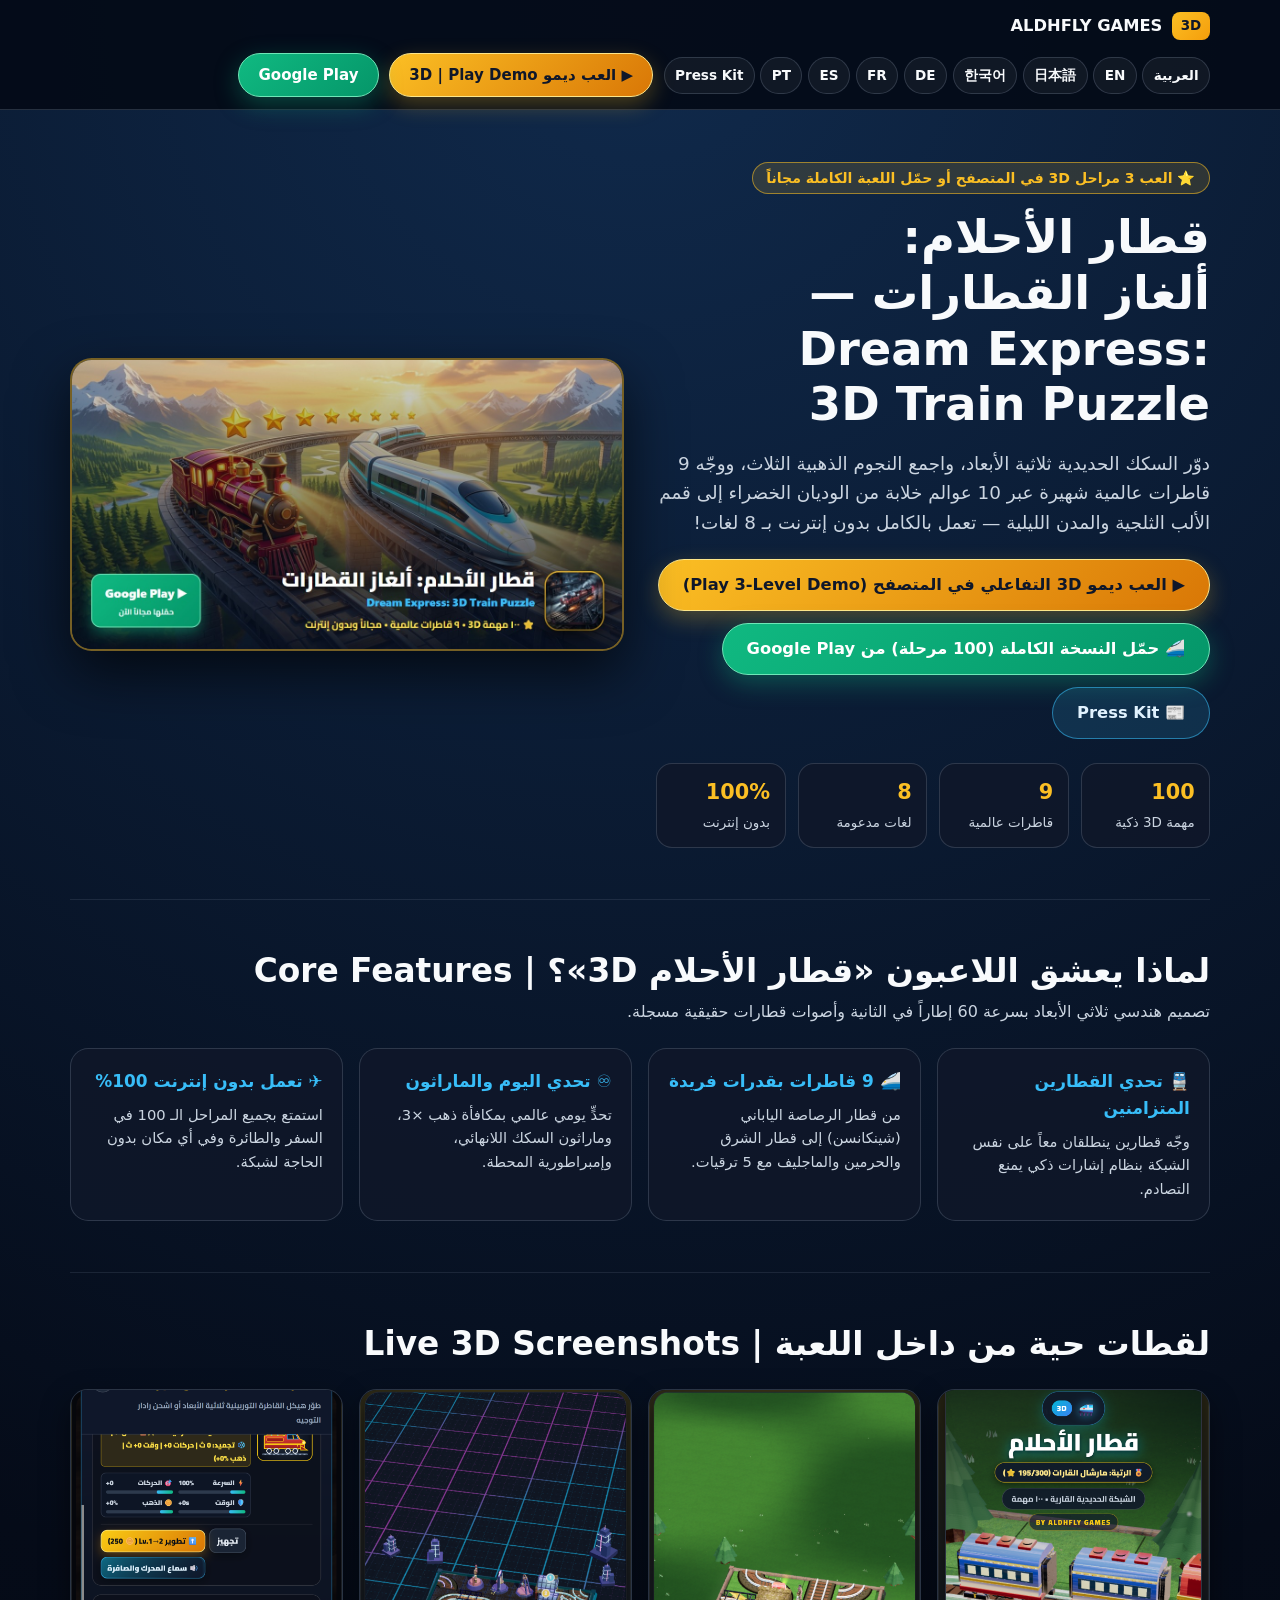
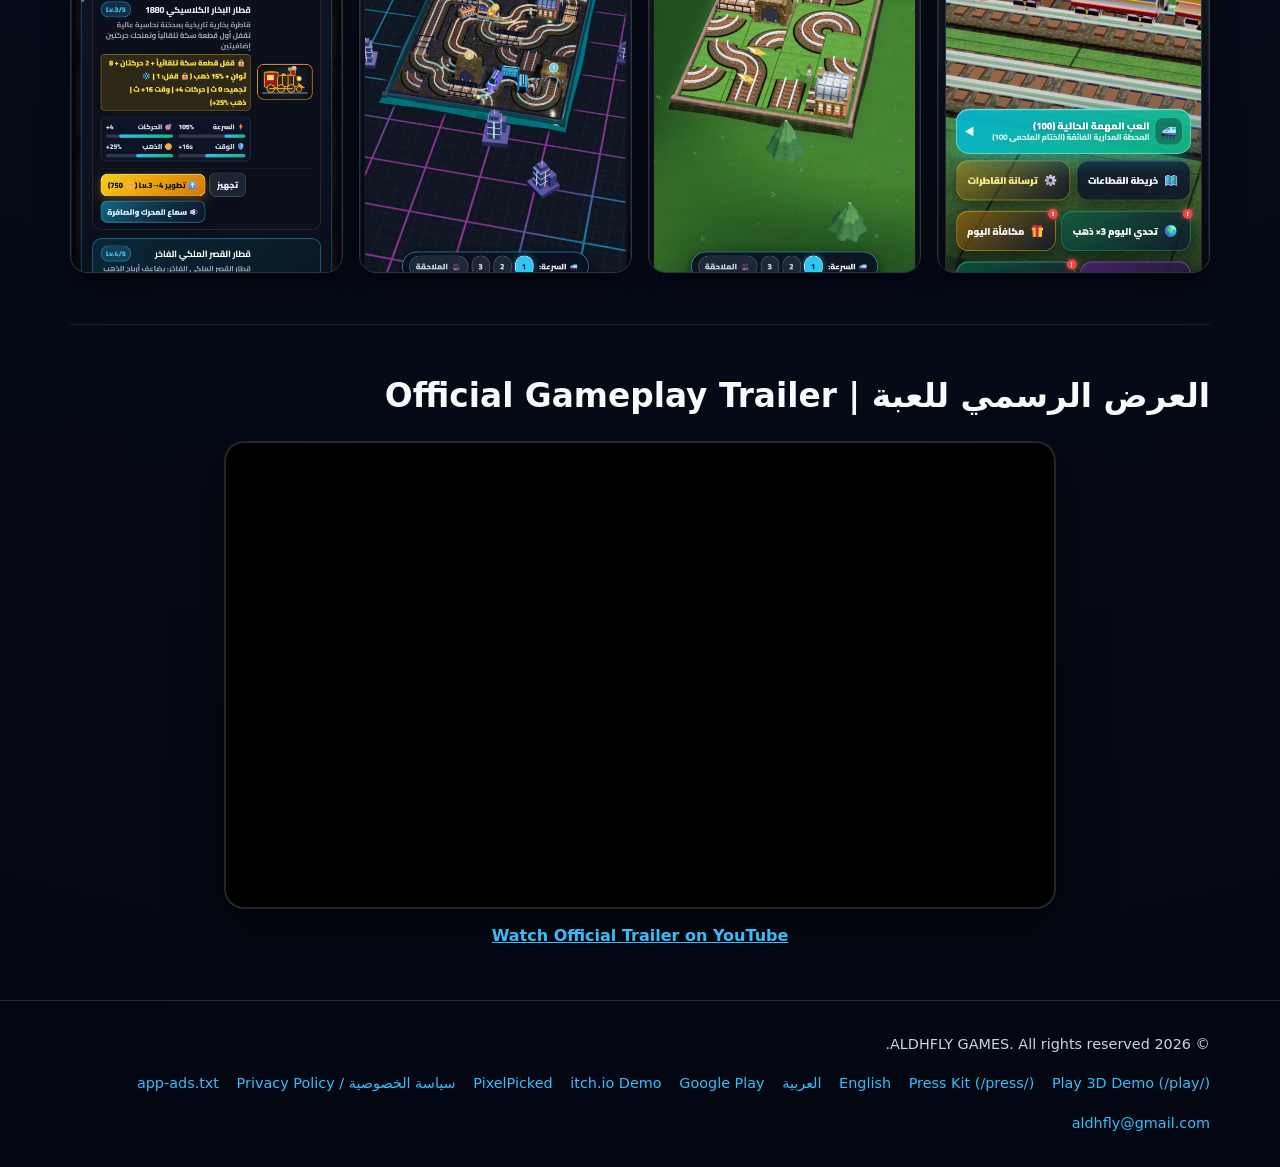
<file: index.html>
<!DOCTYPE html>
<html lang="ar" dir="rtl">
<head>
  <meta charset="UTF-8">
  <meta name="viewport" content="width=device-width, initial-scale=1.0">
  <link rel="icon" type="image/png" href="assets/app-icon-512.png">
  <meta name="google-site-verification" content="EKqwcf-S8Ow_gTy7Cyg95vFjgdJeCXBYoOv9bYLE_V0" />
  <title>قطار الأحلام: ألغاز القطارات | Dream Express: 3D Train Puzzle — ALDHFLY GAMES</title>
  <meta name="description" content="العب ديمو 3D التفاعلي لـ 3 مراحل في المتصفح أو حمّل لعبة قطار الأحلام: ألغاز القطارات (Dream Express 3D) مجاناً على Google Play! 100 مهمة ثلاثية الأبعاد، 9 قاطرات عالمية شهيرة، تحدي القطارين المتزامنين، وتعمل 100% بدون إنترنت بـ 8 لغات.">
  <meta name="keywords" content="قطار الأحلام, ألغاز القطارات, لعبة قطارات 3D, ألعاب بدون نت, Dream Express 3D, 3D Train Puzzle, Railway Puzzle Game, Offline Puzzle Game, ALDHFLY GAMES">
  <link rel="canonical" href="https://aldhfly.github.io/">
  <link rel="alternate" hreflang="ar" href="https://aldhfly.github.io/ar/">
  <link rel="alternate" hreflang="en" href="https://aldhfly.github.io/en/">
  <link rel="alternate" hreflang="ja" href="https://aldhfly.github.io/ja/">
  <link rel="alternate" hreflang="ko" href="https://aldhfly.github.io/ko/">
  <link rel="alternate" hreflang="de" href="https://aldhfly.github.io/de/">
  <link rel="alternate" hreflang="fr" href="https://aldhfly.github.io/fr/">
  <link rel="alternate" hreflang="es" href="https://aldhfly.github.io/es/">
  <link rel="alternate" hreflang="pt" href="https://aldhfly.github.io/pt/">
  <link rel="alternate" hreflang="x-default" href="https://aldhfly.github.io/">

  <meta property="og:type" content="website">
  <meta property="og:site_name" content="ALDHFLY GAMES">
  <meta property="og:url" content="https://aldhfly.github.io/">
  <meta property="og:title" content="🚄 قطار الأحلام 3D | Dream Express: 3D Train Puzzle">
  <meta property="og:description" content="Play the 3-level WebGL 3D demo in browser or download all 100 offline levels & 9 locomotives free on Google Play!">
  <meta property="og:image" content="https://aldhfly.github.io/assets/og-dream-express.jpg">
  <meta property="og:image:width" content="1200">
  <meta property="og:image:height" content="630">
  <meta property="og:locale" content="ar_SA">
  <meta property="og:locale:alternate" content="en_US">

  <meta name="twitter:card" content="summary_large_image">
  <meta name="twitter:title" content="🚄 Dream Express 3D — قطار الأحلام: ألغاز القطارات">
  <meta name="twitter:description" content="Play the 3-level 3D WebGL demo online or download 100 offline levels & 9 locomotives free on Google Play!">
  <meta name="twitter:image" content="https://aldhfly.github.io/assets/og-dream-express.jpg">

  <script>
    (function () {
      var lg = new URLSearchParams(window.location.search).get('lang');
      var valid = { ar: 1, en: 1, ja: 1, ko: 1, de: 1, fr: 1, es: 1, pt: 1 };
      if (lg && valid[lg]) {
        window.location.replace('/' + lg + '/');
      }
    })();
  </script>

  <script type="application/ld+json">
{
  "@context": "https://schema.org",
  "@type": [
    "VideoGame",
    "MobileApplication"
  ],
  "name": "قطار الأحلام: ألغاز القطارات — Dream Express: 3D Train Puzzle",
  "operatingSystem": "Android",
  "applicationCategory": "GameApplication",
  "genre": [
    "Puzzle",
    "Simulation",
    "Strategy"
  ],
  "gamePlatform": [
    "Android",
    "Web Browser"
  ],
  "inLanguage": [
    "ar",
    "en",
    "ja",
    "ko",
    "de",
    "fr",
    "es",
    "pt"
  ],
  "url": "https://aldhfly.github.io/",
  "installUrl": "https://play.google.com/store/apps/details?id=com.dreamexpress.puzzletracks",
  "trailer": {
    "@type": "VideoObject",
    "name": "Dream Express: 3D Train Puzzle — Official Trailer",
    "embedUrl": "https://www.youtube-nocookie.com/embed/bqbhpj02LqA",
    "url": "https://www.youtube.com/watch?v=bqbhpj02LqA",
    "thumbnailUrl": "https://i.ytimg.com/vi/bqbhpj02LqA/maxresdefault.jpg"
  },
  "image": "https://aldhfly.github.io/assets/og-dream-express.jpg",
  "author": {
    "@type": "Organization",
    "name": "ALDHFLY GAMES",
    "url": "https://aldhfly.github.io/"
  },
  "offers": {
    "@type": "Offer",
    "price": "0",
    "priceCurrency": "USD"
  }
}
  </script>

  <style>
    :root {
      --bg-deep: #050b18;
      --bg-card: rgba(15, 23, 42, 0.88);
      --border-subtle: rgba(148, 163, 184, 0.24);
      --gold: #fbbf24;
      --emerald: #10b981;
      --cyan: #38bdf8;
      --text-main: #f8fafc;
      --text-muted: #cbd5e1;
    }
    *, *::before, *::after { box-sizing: border-box; margin: 0; padding: 0; }
    body {
      min-height: 100dvh;
      font-family: system-ui, -apple-system, 'Segoe UI', Roboto, sans-serif;
      background: radial-gradient(circle at 50% 0%, #102a4c 0%, var(--bg-deep) 58%, #030712 100%);
      color: var(--text-main);
      line-height: 1.6;
      text-align: start;
      overflow-x: hidden;
    }
    a { color: inherit; text-decoration: none; }
    a:focus-visible, button:focus-visible, summary:focus-visible {
      outline: 2px solid var(--gold);
      outline-offset: 2px;
    }
    .container { width: min(1140px, 100% - 2rem); margin-inline: auto; }
    .site-header {
      position: sticky;
      top: 0;
      z-index: 30;
      background: rgba(5, 11, 24, 0.94);
      border-bottom: 1px solid var(--border-subtle);
      padding-block: 0.75rem;
    }
    .nav-inner {
      display: flex;
      align-items: center;
      justify-content: space-between;
      gap: 0.85rem;
      flex-wrap: wrap;
    }
    .brand {
      display: inline-flex;
      align-items: center;
      gap: 0.6rem;
      font-weight: 800;
      font-size: 1.02rem;
    }
    .brand-dot {
      display: inline-flex;
      align-items: center;
      justify-content: center;
      padding: 0.2rem 0.55rem;
      border-radius: 0.5rem;
      background: linear-gradient(135deg, var(--gold), #f59e0b);
      color: #0f172a;
      font-weight: 900;
      font-size: 0.84rem;
    }
    .site-nav {
      display: flex;
      align-items: center;
      gap: 0.65rem;
      flex-wrap: wrap;
    }
    .nav-list {
      list-style: none;
      display: flex;
      align-items: center;
      gap: 0.35rem;
      flex-wrap: wrap;
    }
    .nav-link {
      display: inline-flex;
      align-items: center;
      min-block-size: 2.35rem;
      padding: 0.3rem 0.65rem;
      border-radius: 999px;
      border: 1px solid var(--border-subtle);
      background: rgba(255, 255, 255, 0.05);
      font-size: 0.85rem;
      font-weight: 700;
      color: var(--text-main);
    }
    .nav-link[aria-current="page"] {
      background: rgba(251, 191, 36, 0.2);
      border-color: var(--gold);
      color: var(--gold);
      text-decoration: underline;
      text-underline-offset: 3px;
    }
    .btn {
      display: inline-flex;
      align-items: center;
      justify-content: center;
      gap: 0.5rem;
      min-block-size: 2.75rem;
      padding: 0.55rem 1.2rem;
      border-radius: 999px;
      font-size: 0.94rem;
      font-weight: 800;
      border: 1px solid transparent;
      cursor: pointer;
      transition: transform 0.15s ease;
    }
    .btn:hover { transform: translateY(-2px); }
    .btn-demo {
      background: linear-gradient(135deg, var(--gold), #d97706);
      border-color: #fde68a;
      color: #0f172a;
      box-shadow: 0 8px 22px rgba(251, 191, 36, 0.28);
    }
    .btn-play {
      background: linear-gradient(135deg, var(--emerald), #059669);
      border-color: #6ee7b7;
      color: #ffffff;
      box-shadow: 0 8px 24px rgba(16, 185, 129, 0.34);
    }
    .btn-ghost {
      background: rgba(56, 189, 248, 0.14);
      border-color: rgba(56, 189, 248, 0.55);
      color: #e0f2fe;
    }
    .hero {
      padding-block: clamp(2rem, 4vw, 3.5rem);
      display: grid;
      grid-template-columns: repeat(auto-fit, minmax(min(100%, 21rem), 1fr));
      gap: 2rem;
      align-items: center;
    }
    .hero-copy { display: flex; flex-direction: column; align-items: flex-start; gap: 1rem; }
    .eyebrow {
      display: inline-flex;
      align-items: center;
      gap: 0.45rem;
      min-block-size: 2rem;
      padding: 0.25rem 0.85rem;
      border-radius: 999px;
      background: rgba(251, 191, 36, 0.14);
      border: 1px solid rgba(251, 191, 36, 0.55);
      color: var(--gold);
      font-size: 0.88rem;
      font-weight: 800;
    }
    h1 {
      font-size: clamp(1.75rem, 1.15rem + 2.4vw, 2.9rem);
      line-height: 1.2;
      font-weight: 900;
      text-wrap: balance;
    }
    .hero-lead {
      font-size: clamp(1rem, 0.92rem + 0.32vw, 1.15rem);
      color: var(--text-muted);
      max-width: 60ch;
      text-wrap: pretty;
    }
    .cta-row { display: flex; flex-wrap: wrap; gap: 0.75rem; margin-top: 0.35rem; }
    .btn-hero-lg { min-block-size: 3.25rem; padding: 0.75rem 1.5rem; font-size: 1.02rem; }
    .stats-strip {
      display: grid;
      grid-template-columns: repeat(auto-fit, minmax(7.2rem, 1fr));
      gap: 0.75rem;
      width: 100%;
      margin-top: 0.5rem;
    }
    .stat-box {
      background: var(--bg-card);
      border: 1px solid var(--border-subtle);
      border-radius: 1rem;
      padding: 0.75rem 0.9rem;
      min-block-size: 4.5rem;
    }
    .stat-box strong { display: block; font-size: 1.3rem; font-weight: 900; color: var(--gold); }
    .stat-box span { font-size: 0.84rem; color: var(--text-muted); }
    .hero-visual {
      border-radius: 1.35rem;
      overflow: hidden;
      border: 2px solid rgba(251, 191, 36, 0.45);
      box-shadow: 0 22px 55px rgba(0, 0, 0, 0.65);
      background: #091326;
    }
    .hero-visual img { width: 100%; height: auto; display: block; object-fit: cover; }
    .section { padding-block: clamp(2rem, 4vw, 3.25rem); border-top: 1px solid rgba(148, 163, 184, 0.14); }
    .section-head { margin-bottom: 1.5rem; }
    .section-head h2 { font-size: clamp(1.35rem, 1.05rem + 1.3vw, 2.05rem); font-weight: 900; line-height: 1.25; }
    .section-head p { color: var(--text-muted); max-width: 62ch; margin-top: 0.4rem; }
    .features-wrap { container-type: inline-size; }
    .features-grid { display: grid; grid-template-columns: 1fr; gap: 1rem; }
    @container (min-width: 38rem) { .features-grid { grid-template-columns: repeat(2, 1fr); } }
    @container (min-width: 58rem) { .features-grid { grid-template-columns: repeat(4, 1fr); } }
    .feature-card {
      background: var(--bg-card);
      border: 1px solid var(--border-subtle);
      border-radius: 1.15rem;
      padding: 1.2rem;
      display: flex;
      flex-direction: column;
      gap: 0.45rem;
    }
    .feature-card h3 { font-size: 1.06rem; font-weight: 800; color: var(--cyan); }
    .feature-card p { font-size: 0.92rem; color: var(--text-muted); }
    .shots-grid { display: grid; grid-template-columns: repeat(auto-fit, minmax(12rem, 1fr)); gap: 1rem; }
    .shot-card {
      border-radius: 1.1rem;
      overflow: hidden;
      border: 1px solid var(--border-subtle);
      background: #09111f;
      box-shadow: 0 12px 30px rgba(0, 0, 0, 0.45);
    }
    .shot-card img { width: 100%; height: auto; aspect-ratio: 9 / 16; object-fit: cover; display: block; }
    .video-frame {
      max-width: 52rem;
      margin-inline: auto;
      border-radius: 1.25rem;
      overflow: hidden;
      border: 2px solid var(--border-subtle);
      box-shadow: 0 20px 50px rgba(0, 0, 0, 0.6);
      aspect-ratio: 16 / 9;
      background: #000;
    }
    .video-frame iframe { width: 100%; height: 100%; border: 0; }
    .video-fallback { text-align: center; margin-top: 0.85rem; }
    .video-fallback a { color: var(--cyan); text-decoration: underline; font-weight: 700; }
    .faq-section { display: grid; gap: 0.75rem; max-width: 52rem; margin-inline: auto; }
    .faq-section details {
      background: var(--bg-card);
      border: 1px solid var(--border-subtle);
      border-radius: 0.95rem;
      padding: 0.95rem 1.15rem;
    }
    .faq-section summary {
      list-style: none;
      display: flex;
      align-items: center;
      gap: 0.65rem;
      font-weight: 800;
      font-size: 1.02rem;
      cursor: pointer;
      color: var(--text-main);
    }
    .faq-section summary::before {
      content: "▸";
      color: var(--gold);
      display: inline-block;
      transition: rotate 0.2s ease;
    }
    .faq-section summary:dir(rtl)::before { rotate: 180deg; }
    .faq-section details[open] > summary::before { rotate: 90deg; }
    .faq-section details p { margin-top: 0.7rem; color: var(--text-muted); font-size: 0.96rem; }
    .footer { padding-block: 2rem; border-top: 1px solid var(--border-subtle); color: var(--text-muted); font-size: 0.9rem; }
    .footer-inner { display: flex; flex-wrap: wrap; align-items: center; justify-content: space-between; gap: 1rem; }
    .footer-links { display: flex; flex-wrap: wrap; gap: 1.1rem; }
    .footer-links a { color: var(--cyan); overflow-wrap: anywhere; }
  </style>
</head>
<body>
  <header class="site-header">
    <div class="container nav-inner">
      <a class="brand" href="./">
        <span class="brand-dot">3D</span>
        <span>ALDHFLY GAMES</span>
      </a>
      <nav class="site-nav" aria-label="Primary">
        <ul class="nav-list">
          <li><a class="nav-link" href="ar/">العربية</a></li><li><a class="nav-link" href="en/">EN</a></li><li><a class="nav-link" href="ja/">日本語</a></li><li><a class="nav-link" href="ko/">한국어</a></li><li><a class="nav-link" href="de/">DE</a></li><li><a class="nav-link" href="fr/">FR</a></li><li><a class="nav-link" href="es/">ES</a></li><li><a class="nav-link" href="pt/">PT</a></li>
          <li><a class="nav-link" href="press/">Press Kit</a></li>
        </ul>
        <a class="btn btn-demo" href="play/">▶ العب ديمو 3D | Play Demo</a>
        <a class="btn btn-play" href="https://play.google.com/store/apps/details?id=com.dreamexpress.puzzletracks" target="_blank" rel="noopener">Google Play</a>
      </nav>
    </div>
  </header>

  <main class="container">
    <section class="hero">
      <div class="hero-copy">
        <span class="eyebrow">⭐ العب 3 مراحل 3D في المتصفح أو حمّل اللعبة الكاملة مجاناً</span>
        <h1>قطار الأحلام: ألغاز القطارات — Dream Express: 3D Train Puzzle</h1>
        <p class="hero-lead">
          دوّر السكك الحديدية ثلاثية الأبعاد، واجمع النجوم الذهبية الثلاث، ووجّه 9 قاطرات عالمية شهيرة عبر 10 عوالم خلابة من الوديان الخضراء إلى قمم الألب الثلجية والمدن الليلية — تعمل بالكامل بدون إنترنت بـ 8 لغات!
        </p>
        <div class="cta-row">
          <a class="btn btn-demo btn-hero-lg" href="play/">▶ العب ديمو 3D التفاعلي في المتصفح (Play 3-Level Demo)</a>
          <a class="btn btn-play btn-hero-lg" href="https://play.google.com/store/apps/details?id=com.dreamexpress.puzzletracks" target="_blank" rel="noopener">🚄 حمّل النسخة الكاملة (100 مرحلة) من Google Play</a>
          <a class="btn btn-ghost btn-hero-lg" href="press/">📰 Press Kit</a>
        </div>
        <div class="stats-strip">
          <div class="stat-box"><strong>100</strong><span>مهمة 3D ذكية</span></div>
          <div class="stat-box"><strong>9</strong><span>قاطرات عالمية</span></div>
          <div class="stat-box"><strong>8</strong><span>لغات مدعومة</span></div>
          <div class="stat-box"><strong>100%</strong><span>بدون إنترنت</span></div>
        </div>
      </div>
      <div class="hero-visual">
        <img src="assets/og-dream-express.jpg" alt="Dream Express 3D — قطار الأحلام: ألغاز القطارات" width="1200" height="630" fetchpriority="high">
      </div>
    </section>

    <section class="section features-wrap">
      <div class="section-head">
        <h2>لماذا يعشق اللاعبون «قطار الأحلام 3D»؟ | Core Features</h2>
        <p>تصميم هندسي ثلاثي الأبعاد بسرعة 60 إطاراً في الثانية وأصوات قطارات حقيقية مسجلة.</p>
      </div>
      <div class="features-grid">
        <article class="feature-card">
          <h3>🚆 تحدي القطارين المتزامنين</h3>
          <p>وجّه قطارين ينطلقان معاً على نفس الشبكة بنظام إشارات ذكي يمنع التصادم.</p>
        </article>
        <article class="feature-card">
          <h3>🚄 9 قاطرات بقدرات فريدة</h3>
          <p>من قطار الرصاصة الياباني (شينكانسن) إلى قطار الشرق والحرمين والماجليف مع 5 ترقيات.</p>
        </article>
        <article class="feature-card">
          <h3>♾️ تحدي اليوم والماراثون</h3>
          <p>تحدٍّ يومي عالمي بمكافأة ذهب ×3، وماراثون السكك اللانهائي، وإمبراطورية المحطة.</p>
        </article>
        <article class="feature-card">
          <h3>✈️ تعمل بدون إنترنت 100%</h3>
          <p>استمتع بجميع المراحل الـ 100 في السفر والطائرة وفي أي مكان بدون الحاجة لشبكة.</p>
        </article>
      </div>
    </section>

    <section class="section">
      <div class="section-head">
        <h2>لقطات حية من داخل اللعبة | Live 3D Screenshots</h2>
      </div>
      <div class="shots-grid">
        <div class="shot-card"><img src="assets/shot_ar_01.png" alt="Dream Express 3D Main Menu" width="1030" height="2288" loading="lazy"></div>
        <div class="shot-card"><img src="assets/shot_ar_02.png" alt="Pine Valley 3D Railway Puzzle" width="1030" height="2288" loading="lazy"></div>
        <div class="shot-card"><img src="assets/shot_ar_04.png" alt="Dual Trains Neon Metropolis" width="1030" height="2288" loading="lazy"></div>
        <div class="shot-card"><img src="assets/shot_ar_05.png" alt="9 World Locomotives Garage" width="1030" height="2288" loading="lazy"></div>
      </div>
    </section>

    <section class="section">
      <div class="section-head">
        <h2>العرض الرسمي للعبة | Official Gameplay Trailer</h2>
      </div>
      <div class="video-frame">
        <iframe src="https://www.youtube-nocookie.com/embed/bqbhpj02LqA?rel=0" title="Dream Express 3D Official Trailer" loading="lazy" allowfullscreen></iframe>
      </div>
      <p class="video-fallback">
        <a href="https://www.youtube.com/watch?v=bqbhpj02LqA" target="_blank" rel="noopener">Watch Official Trailer on YouTube</a>
      </p>
    </section>
  </main>

  <footer class="footer">
    <div class="container footer-inner">
      <div>© 2026 ALDHFLY GAMES. All rights reserved.</div>
      <nav class="footer-links" aria-label="Footer Links">
        <a href="play/">Play 3D Demo (/play/)</a>
        <a href="press/">Press Kit (/press/)</a>
        <a href="en/">English</a>
        <a href="ar/">العربية</a>
        <a href="https://play.google.com/store/apps/details?id=com.dreamexpress.puzzletracks" target="_blank" rel="noopener">Google Play</a>
        <a href="https://aldhfly.itch.io/dream-express-3d" target="_blank" rel="noopener">itch.io Demo</a>
        <a href="https://pixelpicked.com/game/srnVnEAFUr4/dream-express-3d-train-puzzle" target="_blank" rel="noopener">PixelPicked</a>
        <a href="privacy_policy.html">سياسة الخصوصية / Privacy Policy</a>
        <a href="app-ads.txt">app-ads.txt</a>
        <a href="mailto:aldhfly@gmail.com">aldhfly@gmail.com</a>
      </nav>
    </div>
  </footer>
</body>
</html>
</file>
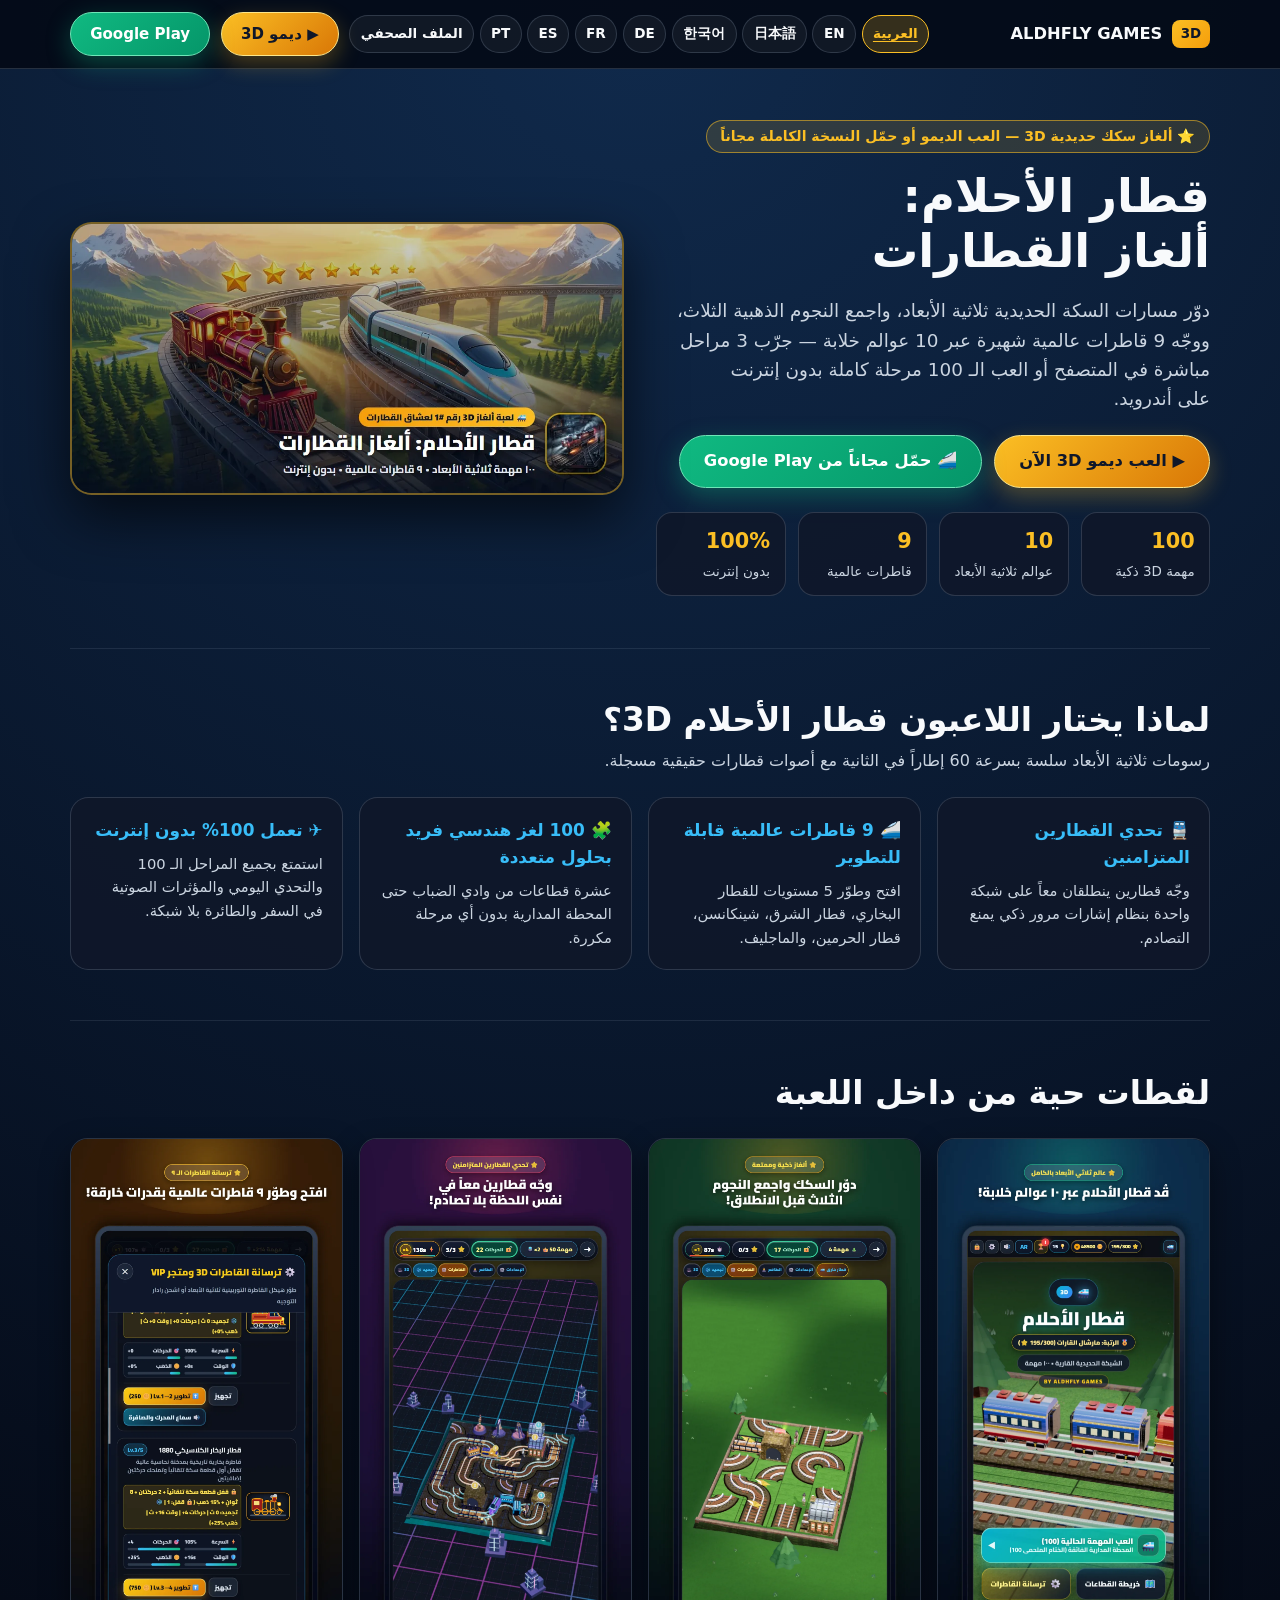
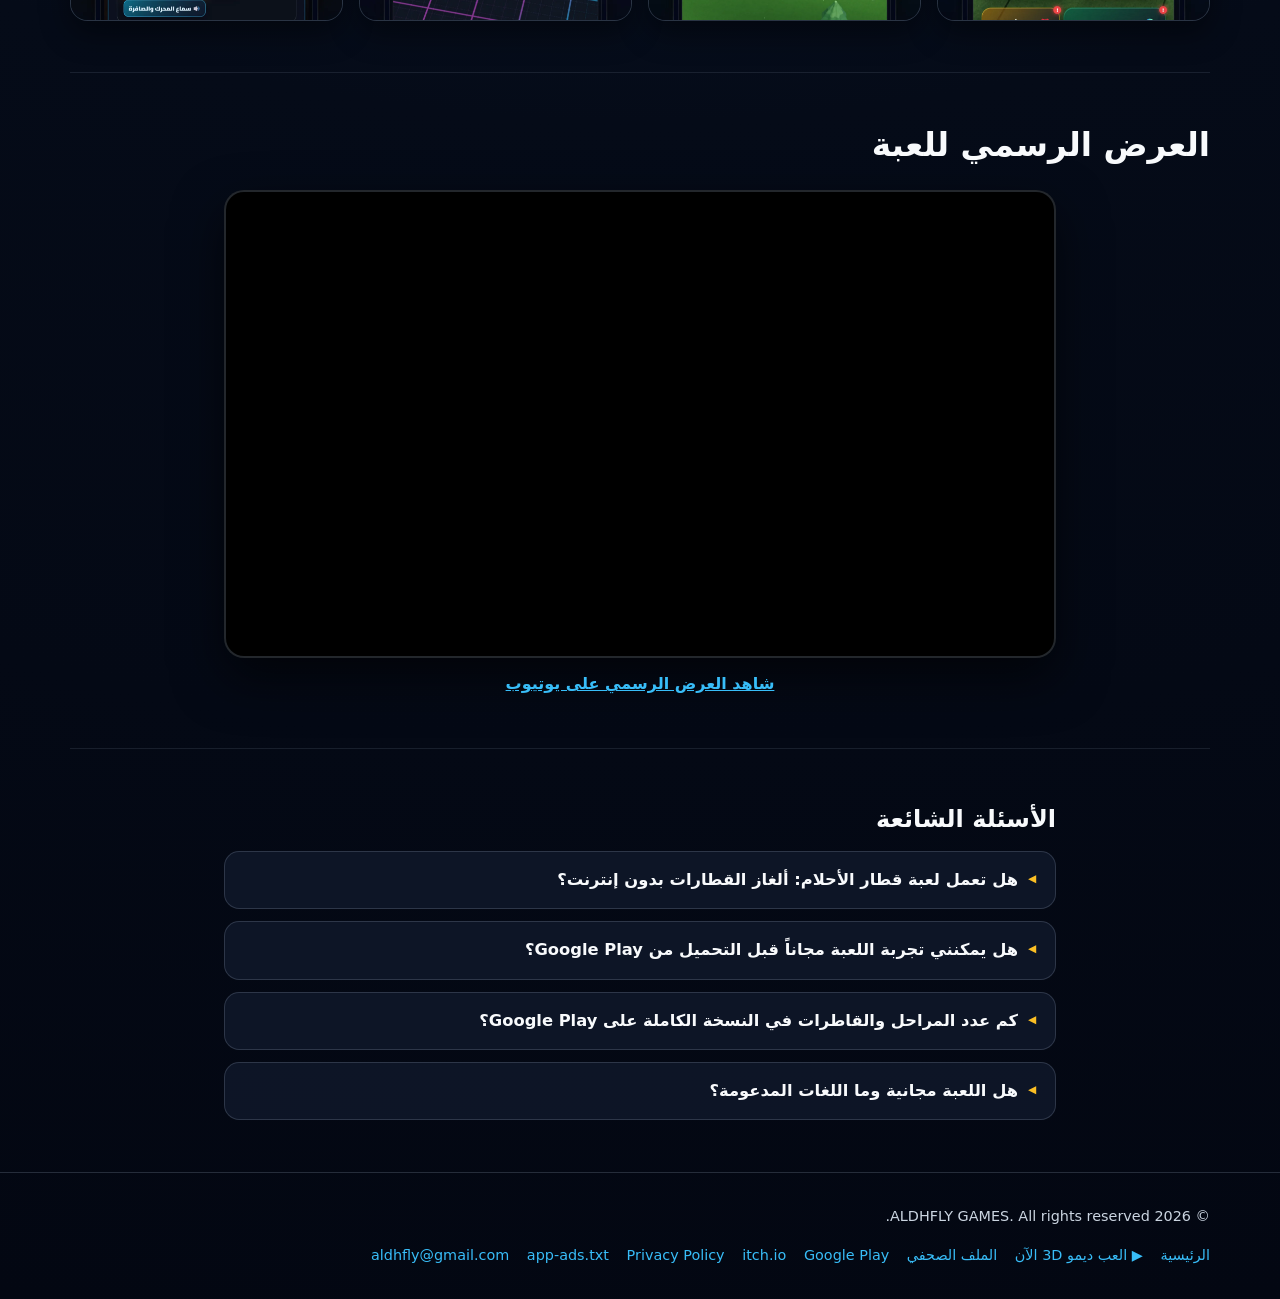
<file: ar/index.html>
<!DOCTYPE html>
<html lang="ar" dir="rtl">
<head>
  <meta charset="UTF-8">
  <meta name="viewport" content="width=device-width, initial-scale=1.0">
  <link rel="icon" type="image/png" href="../assets/app-icon-512.png">
  <title>قطار الأحلام: ألغاز القطارات — ديمو 3D وتحميل مجاني للأندرويد | ALDHFLY GAMES</title>
  <meta name="description" content="جرّب ديمو 3D التفاعلي لـ 3 مراحل في المتصفح أو حمّل قطار الأحلام: ألغاز القطارات مجاناً على Google Play — 100 لغز ثلاثي الأبعاد بدون إنترنت، 9 قاطرات، تحدي القطارين، 8 لغات.">
  <meta name="keywords" content="قطار الأحلام, ألغاز القطارات, لعبة قطارات 3D, ألعاب بدون نت, Dream Express 3D, ALDHFLY GAMES">
  <link rel="canonical" href="https://aldhfly.github.io/ar/">
  <link rel="alternate" hreflang="ar" href="https://aldhfly.github.io/ar/">
  <link rel="alternate" hreflang="en" href="https://aldhfly.github.io/en/">
  <link rel="alternate" hreflang="ja" href="https://aldhfly.github.io/ja/">
  <link rel="alternate" hreflang="ko" href="https://aldhfly.github.io/ko/">
  <link rel="alternate" hreflang="de" href="https://aldhfly.github.io/de/">
  <link rel="alternate" hreflang="fr" href="https://aldhfly.github.io/fr/">
  <link rel="alternate" hreflang="es" href="https://aldhfly.github.io/es/">
  <link rel="alternate" hreflang="pt" href="https://aldhfly.github.io/pt/">
  <link rel="alternate" hreflang="x-default" href="https://aldhfly.github.io/">

  <meta property="og:type" content="website">
  <meta property="og:site_name" content="ALDHFLY GAMES">
  <meta property="og:url" content="https://aldhfly.github.io/ar/">
  <meta property="og:title" content="قطار الأحلام: ألغاز القطارات — ديمو 3D وتحميل مجاني للأندرويد | ALDHFLY GAMES">
  <meta property="og:description" content="جرّب ديمو 3D التفاعلي لـ 3 مراحل في المتصفح أو حمّل قطار الأحلام: ألغاز القطارات مجاناً على Google Play — 100 لغز ثلاثي الأبعاد بدون إنترنت، 9 قاطرات، تحدي القطارين، 8 لغات.">
  <meta property="og:image" content="https://aldhfly.github.io/assets/og-dream-express.jpg">
  <meta property="og:image:width" content="1200">
  <meta property="og:image:height" content="630">
  <meta property="og:locale" content="ar_SA">

  <meta name="twitter:card" content="summary_large_image">
  <meta name="twitter:title" content="قطار الأحلام: ألغاز القطارات — ديمو 3D وتحميل مجاني للأندرويد | ALDHFLY GAMES">
  <meta name="twitter:description" content="جرّب ديمو 3D التفاعلي لـ 3 مراحل في المتصفح أو حمّل قطار الأحلام: ألغاز القطارات مجاناً على Google Play — 100 لغز ثلاثي الأبعاد بدون إنترنت، 9 قاطرات، تحدي القطارين، 8 لغات.">
  <meta name="twitter:image" content="https://aldhfly.github.io/assets/og-dream-express.jpg">

  <script type="application/ld+json">
{
  "@context": "https://schema.org",
  "@type": [
    "VideoGame",
    "MobileApplication"
  ],
  "name": "قطار الأحلام: ألغاز القطارات",
  "description": "جرّب ديمو 3D التفاعلي لـ 3 مراحل في المتصفح أو حمّل قطار الأحلام: ألغاز القطارات مجاناً على Google Play — 100 لغز ثلاثي الأبعاد بدون إنترنت، 9 قاطرات، تحدي القطارين، 8 لغات.",
  "inLanguage": "ar",
  "operatingSystem": "Android",
  "applicationCategory": "GameApplication",
  "genre": [
    "Puzzle",
    "Simulation",
    "Strategy"
  ],
  "gamePlatform": [
    "Android",
    "Web Browser"
  ],
  "url": "https://aldhfly.github.io/ar/",
  "installUrl": "https://play.google.com/store/apps/details?id=com.dreamexpress.puzzletracks",
  "trailer": {
    "@type": "VideoObject",
    "name": "قطار الأحلام: ألغاز القطارات — Official Trailer",
    "embedUrl": "https://www.youtube-nocookie.com/embed/bqbhpj02LqA",
    "url": "https://www.youtube.com/watch?v=bqbhpj02LqA",
    "thumbnailUrl": "https://i.ytimg.com/vi/bqbhpj02LqA/maxresdefault.jpg"
  },
  "image": "https://aldhfly.github.io/assets/og-dream-express.jpg",
  "author": {
    "@type": "Organization",
    "name": "ALDHFLY GAMES",
    "url": "https://aldhfly.github.io/"
  },
  "offers": {
    "@type": "Offer",
    "price": "0",
    "priceCurrency": "USD"
  }
}
  </script>
  <script type="application/ld+json">
{
  "@context": "https://schema.org",
  "@type": "FAQPage",
  "mainEntity": [
    {
      "@type": "Question",
      "name": "هل تعمل لعبة قطار الأحلام: ألغاز القطارات بدون إنترنت؟",
      "acceptedAnswer": {
        "@type": "Answer",
        "text": "نعم، تعمل جميع المراحل الـ 100 والترقيات والقاطرات الـ 9 والمؤثرات الصوتية 100% بدون اتصال بالإنترنت على أندرويد."
      }
    },
    {
      "@type": "Question",
      "name": "هل يمكنني تجربة اللعبة مجاناً قبل التحميل من Google Play؟",
      "acceptedAnswer": {
        "@type": "Answer",
        "text": "نعم، يمكنك لعب الديمو التفاعلي ثلاثي الأبعاد لـ 3 مراحل مباشرة في المتصفح عبر aldhfly.github.io/play/ دون تثبيت."
      }
    },
    {
      "@type": "Question",
      "name": "كم عدد المراحل والقاطرات في النسخة الكاملة على Google Play؟",
      "acceptedAnswer": {
        "@type": "Answer",
        "text": "تضم النسخة الكاملة (V12.4.0) 100 لغز فريد عبر 10 عوالم ثلاثية الأبعاد، وتحديات القطارين المتزامنين بدون تصادم، و9 قاطرات قابلة للتطوير حتى 5 مستويات."
      }
    },
    {
      "@type": "Question",
      "name": "هل اللعبة مجانية وما اللغات المدعومة؟",
      "acceptedAnswer": {
        "@type": "Answer",
        "text": "اللعبة مجانية على Google Play وتدعم 8 لغات بالكامل: العربية، الإنجليزية، اليابانية، الكورية، الألمانية، الفرنسية، الإسبانية، والبرتغالية."
      }
    }
  ]
}
  </script>
  <style>
    :root {
      --bg-deep: #050b18;
      --bg-card: rgba(15, 23, 42, 0.88);
      --border-subtle: rgba(148, 163, 184, 0.24);
      --gold: #fbbf24;
      --emerald: #10b981;
      --cyan: #38bdf8;
      --text-main: #f8fafc;
      --text-muted: #cbd5e1;
    }
    *, *::before, *::after { box-sizing: border-box; margin: 0; padding: 0; }
    body {
      min-height: 100dvh;
      font-family: system-ui, -apple-system, 'Segoe UI', Roboto, sans-serif;
      background: radial-gradient(circle at 50% 0%, #102a4c 0%, var(--bg-deep) 58%, #030712 100%);
      color: var(--text-main);
      line-height: 1.6;
      text-align: start;
      overflow-x: hidden;
    }
    a { color: inherit; text-decoration: none; }
    a:focus-visible, button:focus-visible, summary:focus-visible {
      outline: 2px solid var(--gold);
      outline-offset: 2px;
    }
    .container { width: min(1140px, 100% - 2rem); margin-inline: auto; }
    .site-header {
      position: sticky;
      top: 0;
      z-index: 30;
      background: rgba(5, 11, 24, 0.94);
      border-bottom: 1px solid var(--border-subtle);
      padding-block: 0.75rem;
    }
    .nav-inner {
      display: flex;
      align-items: center;
      justify-content: space-between;
      gap: 0.85rem;
      flex-wrap: wrap;
    }
    .brand {
      display: inline-flex;
      align-items: center;
      gap: 0.6rem;
      font-weight: 800;
      font-size: 1.02rem;
    }
    .brand-dot {
      display: inline-flex;
      align-items: center;
      justify-content: center;
      padding: 0.2rem 0.55rem;
      border-radius: 0.5rem;
      background: linear-gradient(135deg, var(--gold), #f59e0b);
      color: #0f172a;
      font-weight: 900;
      font-size: 0.84rem;
    }
    .site-nav {
      display: flex;
      align-items: center;
      gap: 0.65rem;
      flex-wrap: wrap;
    }
    .nav-list {
      list-style: none;
      display: flex;
      align-items: center;
      gap: 0.35rem;
      flex-wrap: wrap;
    }
    .nav-link {
      display: inline-flex;
      align-items: center;
      min-block-size: 2.35rem;
      padding: 0.3rem 0.65rem;
      border-radius: 999px;
      border: 1px solid var(--border-subtle);
      background: rgba(255, 255, 255, 0.05);
      font-size: 0.85rem;
      font-weight: 700;
      color: var(--text-main);
    }
    .nav-link[aria-current="page"] {
      background: rgba(251, 191, 36, 0.2);
      border-color: var(--gold);
      color: var(--gold);
      text-decoration: underline;
      text-underline-offset: 3px;
    }
    .btn {
      display: inline-flex;
      align-items: center;
      justify-content: center;
      gap: 0.5rem;
      min-block-size: 2.75rem;
      padding: 0.55rem 1.2rem;
      border-radius: 999px;
      font-size: 0.94rem;
      font-weight: 800;
      border: 1px solid transparent;
      cursor: pointer;
      transition: transform 0.15s ease;
    }
    .btn:hover { transform: translateY(-2px); }
    .btn-demo {
      background: linear-gradient(135deg, var(--gold), #d97706);
      border-color: #fde68a;
      color: #0f172a;
      box-shadow: 0 8px 22px rgba(251, 191, 36, 0.28);
    }
    .btn-play {
      background: linear-gradient(135deg, var(--emerald), #059669);
      border-color: #6ee7b7;
      color: #ffffff;
      box-shadow: 0 8px 24px rgba(16, 185, 129, 0.34);
    }
    .btn-ghost {
      background: rgba(56, 189, 248, 0.14);
      border-color: rgba(56, 189, 248, 0.55);
      color: #e0f2fe;
    }
    .hero {
      padding-block: clamp(2rem, 4vw, 3.5rem);
      display: grid;
      grid-template-columns: repeat(auto-fit, minmax(min(100%, 21rem), 1fr));
      gap: 2rem;
      align-items: center;
    }
    .hero-copy { display: flex; flex-direction: column; align-items: flex-start; gap: 1rem; }
    .eyebrow {
      display: inline-flex;
      align-items: center;
      gap: 0.45rem;
      min-block-size: 2rem;
      padding: 0.25rem 0.85rem;
      border-radius: 999px;
      background: rgba(251, 191, 36, 0.14);
      border: 1px solid rgba(251, 191, 36, 0.55);
      color: var(--gold);
      font-size: 0.88rem;
      font-weight: 800;
    }
    h1 {
      font-size: clamp(1.75rem, 1.15rem + 2.4vw, 2.9rem);
      line-height: 1.2;
      font-weight: 900;
      text-wrap: balance;
    }
    .hero-lead {
      font-size: clamp(1rem, 0.92rem + 0.32vw, 1.15rem);
      color: var(--text-muted);
      max-width: 60ch;
      text-wrap: pretty;
    }
    .cta-row { display: flex; flex-wrap: wrap; gap: 0.75rem; margin-top: 0.35rem; }
    .btn-hero-lg { min-block-size: 3.25rem; padding: 0.75rem 1.5rem; font-size: 1.02rem; }
    .stats-strip {
      display: grid;
      grid-template-columns: repeat(auto-fit, minmax(7.2rem, 1fr));
      gap: 0.75rem;
      width: 100%;
      margin-top: 0.5rem;
    }
    .stat-box {
      background: var(--bg-card);
      border: 1px solid var(--border-subtle);
      border-radius: 1rem;
      padding: 0.75rem 0.9rem;
      min-block-size: 4.5rem;
    }
    .stat-box strong { display: block; font-size: 1.3rem; font-weight: 900; color: var(--gold); }
    .stat-box span { font-size: 0.84rem; color: var(--text-muted); }
    .hero-visual {
      border-radius: 1.35rem;
      overflow: hidden;
      border: 2px solid rgba(251, 191, 36, 0.45);
      box-shadow: 0 22px 55px rgba(0, 0, 0, 0.65);
      background: #091326;
    }
    .hero-visual img { width: 100%; height: auto; display: block; object-fit: cover; }
    .section { padding-block: clamp(2rem, 4vw, 3.25rem); border-top: 1px solid rgba(148, 163, 184, 0.14); }
    .section-head { margin-bottom: 1.5rem; }
    .section-head h2 { font-size: clamp(1.35rem, 1.05rem + 1.3vw, 2.05rem); font-weight: 900; line-height: 1.25; }
    .section-head p { color: var(--text-muted); max-width: 62ch; margin-top: 0.4rem; }
    .features-wrap { container-type: inline-size; }
    .features-grid { display: grid; grid-template-columns: 1fr; gap: 1rem; }
    @container (min-width: 38rem) { .features-grid { grid-template-columns: repeat(2, 1fr); } }
    @container (min-width: 58rem) { .features-grid { grid-template-columns: repeat(4, 1fr); } }
    .feature-card {
      background: var(--bg-card);
      border: 1px solid var(--border-subtle);
      border-radius: 1.15rem;
      padding: 1.2rem;
      display: flex;
      flex-direction: column;
      gap: 0.45rem;
    }
    .feature-card h3 { font-size: 1.06rem; font-weight: 800; color: var(--cyan); }
    .feature-card p { font-size: 0.92rem; color: var(--text-muted); }
    .shots-grid { display: grid; grid-template-columns: repeat(auto-fit, minmax(12rem, 1fr)); gap: 1rem; }
    .shot-card {
      border-radius: 1.1rem;
      overflow: hidden;
      border: 1px solid var(--border-subtle);
      background: #09111f;
      box-shadow: 0 12px 30px rgba(0, 0, 0, 0.45);
    }
    .shot-card img { width: 100%; height: auto; aspect-ratio: 9 / 16; object-fit: cover; display: block; }
    .video-frame {
      max-width: 52rem;
      margin-inline: auto;
      border-radius: 1.25rem;
      overflow: hidden;
      border: 2px solid var(--border-subtle);
      box-shadow: 0 20px 50px rgba(0, 0, 0, 0.6);
      aspect-ratio: 16 / 9;
      background: #000;
    }
    .video-frame iframe { width: 100%; height: 100%; border: 0; }
    .video-fallback { text-align: center; margin-top: 0.85rem; }
    .video-fallback a { color: var(--cyan); text-decoration: underline; font-weight: 700; }
    .faq-section { display: grid; gap: 0.75rem; max-width: 52rem; margin-inline: auto; }
    .faq-section details {
      background: var(--bg-card);
      border: 1px solid var(--border-subtle);
      border-radius: 0.95rem;
      padding: 0.95rem 1.15rem;
    }
    .faq-section summary {
      list-style: none;
      display: flex;
      align-items: center;
      gap: 0.65rem;
      font-weight: 800;
      font-size: 1.02rem;
      cursor: pointer;
      color: var(--text-main);
    }
    .faq-section summary::before {
      content: "▸";
      color: var(--gold);
      display: inline-block;
      transition: rotate 0.2s ease;
    }
    .faq-section summary:dir(rtl)::before { rotate: 180deg; }
    .faq-section details[open] > summary::before { rotate: 90deg; }
    .faq-section details p { margin-top: 0.7rem; color: var(--text-muted); font-size: 0.96rem; }
    .footer { padding-block: 2rem; border-top: 1px solid var(--border-subtle); color: var(--text-muted); font-size: 0.9rem; }
    .footer-inner { display: flex; flex-wrap: wrap; align-items: center; justify-content: space-between; gap: 1rem; }
    .footer-links { display: flex; flex-wrap: wrap; gap: 1.1rem; }
    .footer-links a { color: var(--cyan); overflow-wrap: anywhere; }
  </style>
</head>
<body>
  <header class="site-header">
    <div class="container nav-inner">
      <a class="brand" href="../">
        <span class="brand-dot">3D</span>
        <span>ALDHFLY GAMES</span>
      </a>
      <nav class="site-nav" aria-label="Primary">
        <ul class="nav-list">
          <li><a class="nav-link" href="../ar/" aria-current="page">العربية</a></li><li><a class="nav-link" href="../en/">EN</a></li><li><a class="nav-link" href="../ja/">日本語</a></li><li><a class="nav-link" href="../ko/">한국어</a></li><li><a class="nav-link" href="../de/">DE</a></li><li><a class="nav-link" href="../fr/">FR</a></li><li><a class="nav-link" href="../es/">ES</a></li><li><a class="nav-link" href="../pt/">PT</a></li>
          <li><a class="nav-link" href="../press/">الملف الصحفي</a></li>
        </ul>
        <a class="btn btn-demo" href="../play/">▶ ديمو 3D</a>
        <a class="btn btn-play" href="https://play.google.com/store/apps/details?id=com.dreamexpress.puzzletracks" target="_blank" rel="noopener">Google Play</a>
      </nav>
    </div>
  </header>

  <main class="container">
    <section class="hero">
      <div class="hero-copy">
        <span class="eyebrow">⭐ ألغاز سكك حديدية 3D — العب الديمو أو حمّل النسخة الكاملة مجاناً</span>
        <h1>قطار الأحلام: ألغاز القطارات</h1>
        <p class="hero-lead">دوّر مسارات السكة الحديدية ثلاثية الأبعاد، واجمع النجوم الذهبية الثلاث، ووجّه 9 قاطرات عالمية شهيرة عبر 10 عوالم خلابة — جرّب 3 مراحل مباشرة في المتصفح أو العب الـ 100 مرحلة كاملة بدون إنترنت على أندرويد.</p>
        <div class="cta-row">
          <a class="btn btn-demo btn-hero-lg" href="../play/">▶ العب ديمو 3D الآن</a>
          <a class="btn btn-play btn-hero-lg" href="https://play.google.com/store/apps/details?id=com.dreamexpress.puzzletracks" target="_blank" rel="noopener">🚄 حمّل مجاناً من Google Play</a>
        </div>
        <div class="stats-strip">
          <div class="stat-box"><strong>100</strong><span>مهمة 3D ذكية</span></div>
          <div class="stat-box"><strong>10</strong><span>عوالم ثلاثية الأبعاد</span></div>
          <div class="stat-box"><strong>9</strong><span>قاطرات عالمية</span></div>
          <div class="stat-box"><strong>100%</strong><span>بدون إنترنت</span></div>
        </div>
      </div>
      <div class="hero-visual">
        <img src="../assets/loc/ar/banner.webp" alt="قطار الأحلام: ألغاز القطارات — شعار اللعبة" width="1024" height="500" fetchpriority="high">
      </div>
    </section>

    <section class="section features-wrap">
      <div class="section-head">
        <h2>لماذا يختار اللاعبون قطار الأحلام 3D؟</h2>
        <p>رسومات ثلاثية الأبعاد سلسة بسرعة 60 إطاراً في الثانية مع أصوات قطارات حقيقية مسجلة.</p>
      </div>
      <div class="features-grid">
        <article class="feature-card"><h3>🚆 تحدي القطارين المتزامنين</h3><p>وجّه قطارين ينطلقان معاً على شبكة واحدة بنظام إشارات مرور ذكي يمنع التصادم.</p></article>
        <article class="feature-card"><h3>🚄 9 قاطرات عالمية قابلة للتطوير</h3><p>افتح وطوّر 5 مستويات للقطار البخاري، قطار الشرق، شينكانسن، قطار الحرمين، والماجليف.</p></article>
        <article class="feature-card"><h3>🧩 100 لغز هندسي فريد بحلول متعددة</h3><p>عشرة قطاعات من وادي الضباب حتى المحطة المدارية بدون أي مرحلة مكررة.</p></article>
        <article class="feature-card"><h3>✈️ تعمل 100% بدون إنترنت</h3><p>استمتع بجميع المراحل الـ 100 والتحدي اليومي والمؤثرات الصوتية في السفر والطائرة بلا شبكة.</p></article>
      </div>
    </section>

    <section class="section">
      <div class="section-head">
        <h2>لقطات حية من داخل اللعبة</h2>
      </div>
      <div class="shots-grid">
        <div class="shot-card"><img src="../assets/loc/ar/shot_01.webp" alt="قطار الأحلام 3D — 10 عوالم ثلاثية الأبعاد ومغامرة السكك" width="1080" height="1920" loading="lazy"></div>
        <div class="shot-card"><img src="../assets/loc/ar/shot_02.webp" alt="قطار الأحلام 3D — تدوير المسارات وجمع النجوم الذهبية الثلاث" width="1080" height="1920" loading="lazy"></div>
        <div class="shot-card"><img src="../assets/loc/ar/shot_04.webp" alt="قطار الأحلام 3D — تحدي القطارين المتزامنين بدون تصادم" width="1080" height="1920" loading="lazy"></div>
        <div class="shot-card"><img src="../assets/loc/ar/shot_05.webp" alt="قطار الأحلام 3D — ترسانة 9 قاطرات عالمية قابلة للتطوير" width="1080" height="1920" loading="lazy"></div>
      </div>
    </section>

    <section class="section">
      <div class="section-head">
        <h2>العرض الرسمي للعبة</h2>
      </div>
      <div class="video-frame">
        <iframe src="https://www.youtube-nocookie.com/embed/bqbhpj02LqA?rel=0" title="قطار الأحلام: ألغاز القطارات — Trailer" loading="lazy" allowfullscreen></iframe>
      </div>
      <p class="video-fallback">
        <a href="https://www.youtube.com/watch?v=bqbhpj02LqA" target="_blank" rel="noopener">شاهد العرض الرسمي على يوتيوب</a>
      </p>
    </section>

    <section class="section">
      <div class="faq-section" aria-labelledby="faq-heading">
        <h2 id="faq-heading">الأسئلة الشائعة</h2>
      <details>
        <summary>هل تعمل لعبة قطار الأحلام: ألغاز القطارات بدون إنترنت؟</summary>
        <p>نعم، تعمل جميع المراحل الـ 100 والترقيات والقاطرات الـ 9 والمؤثرات الصوتية 100% بدون اتصال بالإنترنت على أندرويد.</p>
      </details>
      <details>
        <summary>هل يمكنني تجربة اللعبة مجاناً قبل التحميل من Google Play؟</summary>
        <p>نعم، يمكنك لعب الديمو التفاعلي ثلاثي الأبعاد لـ 3 مراحل مباشرة في المتصفح عبر aldhfly.github.io/play/ دون تثبيت.</p>
      </details>
      <details>
        <summary>كم عدد المراحل والقاطرات في النسخة الكاملة على Google Play؟</summary>
        <p>تضم النسخة الكاملة (V12.4.0) 100 لغز فريد عبر 10 عوالم ثلاثية الأبعاد، وتحديات القطارين المتزامنين بدون تصادم، و9 قاطرات قابلة للتطوير حتى 5 مستويات.</p>
      </details>
      <details>
        <summary>هل اللعبة مجانية وما اللغات المدعومة؟</summary>
        <p>اللعبة مجانية على Google Play وتدعم 8 لغات بالكامل: العربية، الإنجليزية، اليابانية، الكورية، الألمانية، الفرنسية، الإسبانية، والبرتغالية.</p>
      </details>
      </div>
    </section>
  </main>

  <footer class="footer">
    <div class="container footer-inner">
      <div>© 2026 ALDHFLY GAMES. All rights reserved.</div>
      <nav class="footer-links" aria-label="Footer Links">
        <a href="../">الرئيسية</a>
        <a href="../play/">▶ العب ديمو 3D الآن</a>
        <a href="../press/">الملف الصحفي</a>
        <a href="https://play.google.com/store/apps/details?id=com.dreamexpress.puzzletracks" target="_blank" rel="noopener">Google Play</a>
        <a href="https://aldhfly.itch.io/dream-express-3d" target="_blank" rel="noopener">itch.io</a>
        <a href="../privacy_policy.html">Privacy Policy</a>
        <a href="../app-ads.txt">app-ads.txt</a>
        <a href="mailto:aldhfly@gmail.com">aldhfly@gmail.com</a>
      </nav>
    </div>
  </footer>
</body>
</html>
</file>
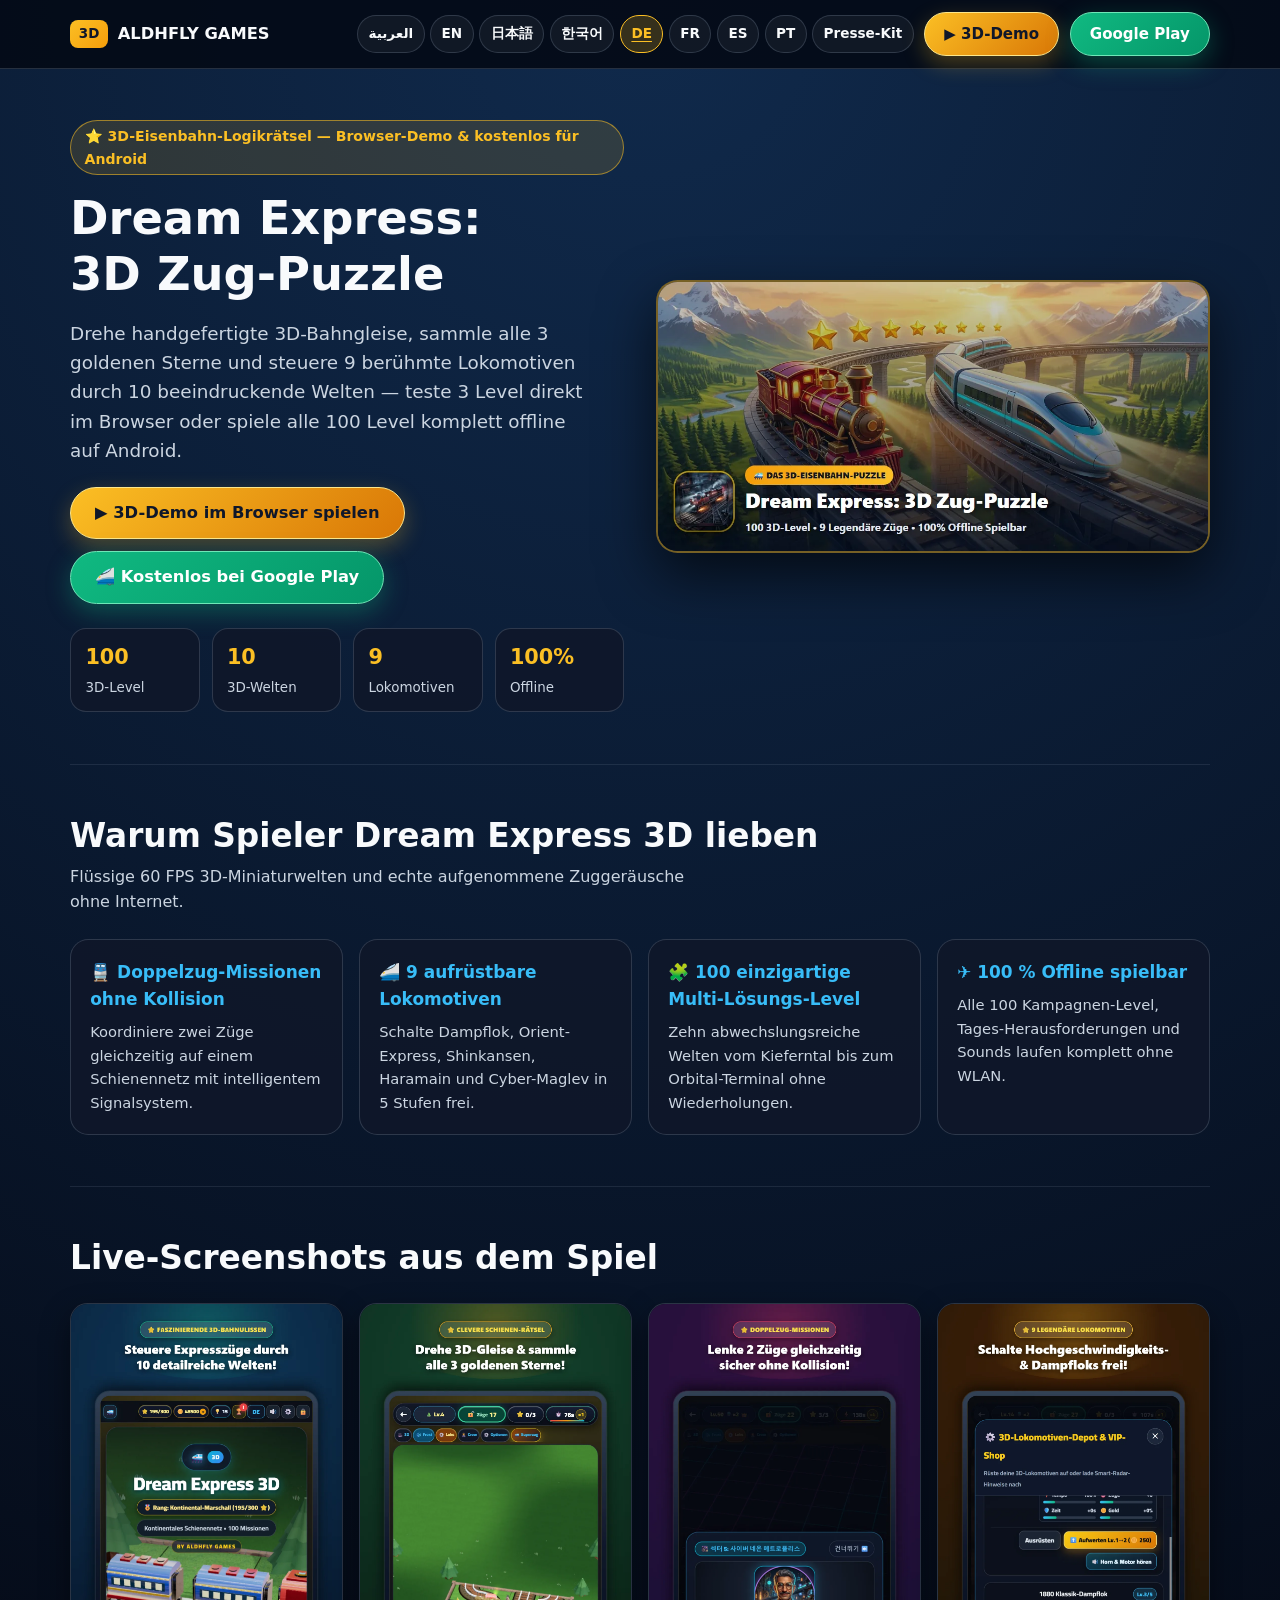
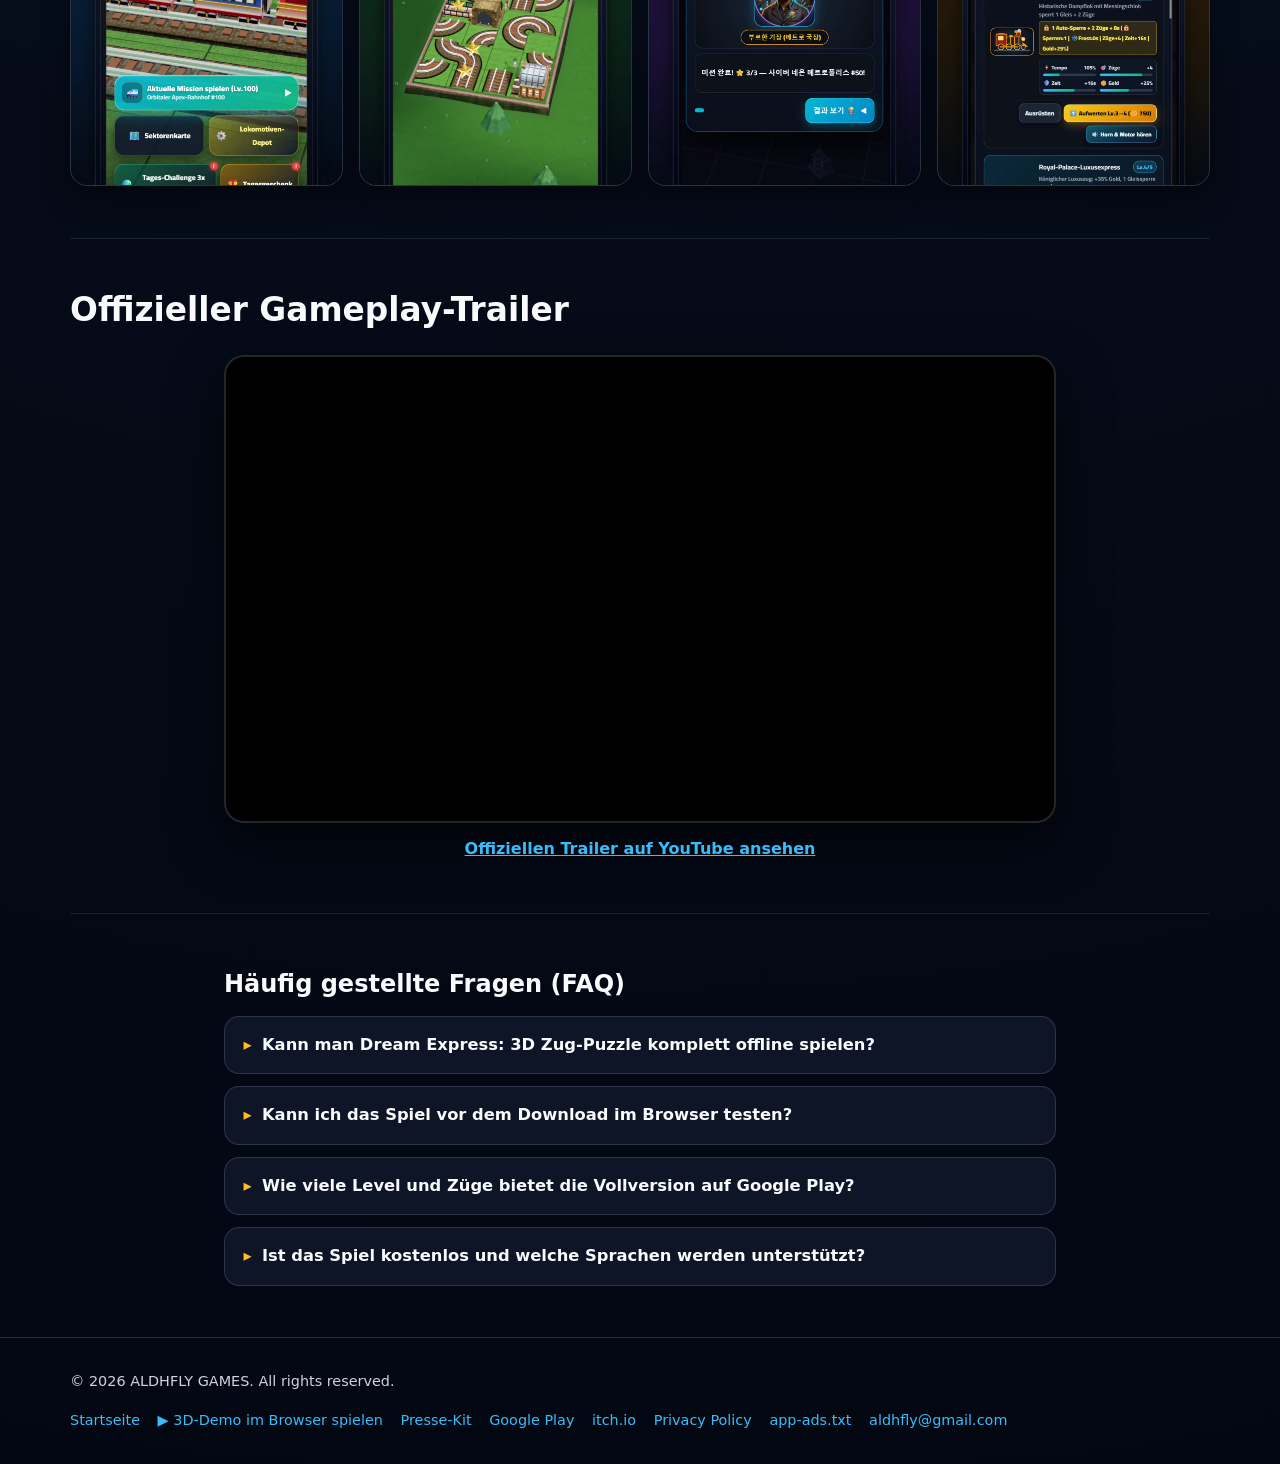
<file: de/index.html>
<!DOCTYPE html>
<html lang="de" dir="ltr">
<head>
  <meta charset="UTF-8">
  <meta name="viewport" content="width=device-width, initial-scale=1.0">
  <link rel="icon" type="image/png" href="../assets/app-icon-512.png">
  <title>Dream Express: 3D Zug-Puzzle — Kostenlose 3D-Demo &amp; Android-Download</title>
  <meta name="description" content="Spiele die kostenlose 3-Level-3D-Demo direkt im Browser oder lade Dream Express mit 100 Offline-Leveln, 9 Lokomotiven, Doppelzug-Missionen und 8 Sprachen bei Google Play herunter.">
  <meta name="keywords" content="Dream Express 3D, Zug Puzzle, Eisenbahn Rätsel, Offline Logikspiel, 3D Zugspiel, ALDHFLY GAMES">
  <link rel="canonical" href="https://aldhfly.github.io/de/">
  <link rel="alternate" hreflang="ar" href="https://aldhfly.github.io/ar/">
  <link rel="alternate" hreflang="en" href="https://aldhfly.github.io/en/">
  <link rel="alternate" hreflang="ja" href="https://aldhfly.github.io/ja/">
  <link rel="alternate" hreflang="ko" href="https://aldhfly.github.io/ko/">
  <link rel="alternate" hreflang="de" href="https://aldhfly.github.io/de/">
  <link rel="alternate" hreflang="fr" href="https://aldhfly.github.io/fr/">
  <link rel="alternate" hreflang="es" href="https://aldhfly.github.io/es/">
  <link rel="alternate" hreflang="pt" href="https://aldhfly.github.io/pt/">
  <link rel="alternate" hreflang="x-default" href="https://aldhfly.github.io/">

  <meta property="og:type" content="website">
  <meta property="og:site_name" content="ALDHFLY GAMES">
  <meta property="og:url" content="https://aldhfly.github.io/de/">
  <meta property="og:title" content="Dream Express: 3D Zug-Puzzle — Kostenlose 3D-Demo &amp; Android-Download">
  <meta property="og:description" content="Spiele die kostenlose 3-Level-3D-Demo direkt im Browser oder lade Dream Express mit 100 Offline-Leveln, 9 Lokomotiven, Doppelzug-Missionen und 8 Sprachen bei Google Play herunter.">
  <meta property="og:image" content="https://aldhfly.github.io/assets/og-dream-express.jpg">
  <meta property="og:image:width" content="1200">
  <meta property="og:image:height" content="630">
  <meta property="og:locale" content="de_DE">

  <meta name="twitter:card" content="summary_large_image">
  <meta name="twitter:title" content="Dream Express: 3D Zug-Puzzle — Kostenlose 3D-Demo &amp; Android-Download">
  <meta name="twitter:description" content="Spiele die kostenlose 3-Level-3D-Demo direkt im Browser oder lade Dream Express mit 100 Offline-Leveln, 9 Lokomotiven, Doppelzug-Missionen und 8 Sprachen bei Google Play herunter.">
  <meta name="twitter:image" content="https://aldhfly.github.io/assets/og-dream-express.jpg">

  <script type="application/ld+json">
{
  "@context": "https://schema.org",
  "@type": [
    "VideoGame",
    "MobileApplication"
  ],
  "name": "Dream Express: 3D Zug-Puzzle",
  "description": "Spiele die kostenlose 3-Level-3D-Demo direkt im Browser oder lade Dream Express mit 100 Offline-Leveln, 9 Lokomotiven, Doppelzug-Missionen und 8 Sprachen bei Google Play herunter.",
  "inLanguage": "de",
  "operatingSystem": "Android",
  "applicationCategory": "GameApplication",
  "genre": [
    "Puzzle",
    "Simulation",
    "Strategy"
  ],
  "gamePlatform": [
    "Android",
    "Web Browser"
  ],
  "url": "https://aldhfly.github.io/de/",
  "installUrl": "https://play.google.com/store/apps/details?id=com.dreamexpress.puzzletracks",
  "trailer": {
    "@type": "VideoObject",
    "name": "Dream Express: 3D Zug-Puzzle — Official Trailer",
    "embedUrl": "https://www.youtube-nocookie.com/embed/bqbhpj02LqA",
    "url": "https://www.youtube.com/watch?v=bqbhpj02LqA",
    "thumbnailUrl": "https://i.ytimg.com/vi/bqbhpj02LqA/maxresdefault.jpg"
  },
  "image": "https://aldhfly.github.io/assets/og-dream-express.jpg",
  "author": {
    "@type": "Organization",
    "name": "ALDHFLY GAMES",
    "url": "https://aldhfly.github.io/"
  },
  "offers": {
    "@type": "Offer",
    "price": "0",
    "priceCurrency": "USD"
  }
}
  </script>
  <script type="application/ld+json">
{
  "@context": "https://schema.org",
  "@type": "FAQPage",
  "mainEntity": [
    {
      "@type": "Question",
      "name": "Kann man Dream Express: 3D Zug-Puzzle komplett offline spielen?",
      "acceptedAnswer": {
        "@type": "Answer",
        "text": "Ja. Alle 100 Kampagnen-Level, 9 Lokomotiven, 10 3D-Welten und echte Zuggeräusche funktionieren zu 100 % offline ohne WLAN."
      }
    },
    {
      "@type": "Question",
      "name": "Kann ich das Spiel vor dem Download im Browser testen?",
      "acceptedAnswer": {
        "@type": "Answer",
        "text": "Ja, unter aldhfly.github.io/play/ kannst du eine interaktive 3-Level-WebGL-Demo kostenlos direkt im Browser spielen."
      }
    },
    {
      "@type": "Question",
      "name": "Wie viele Level und Züge bietet die Vollversion auf Google Play?",
      "acceptedAnswer": {
        "@type": "Answer",
        "text": "Die Vollversion (V12.4.0) umfasst 100 einzigartige Logikrätsel in 10 Welten, Doppelzug-Missionen mit Signalsystem und 9 aufrüstbare 3D-Lokomotiven."
      }
    },
    {
      "@type": "Question",
      "name": "Ist das Spiel kostenlos und welche Sprachen werden unterstützt?",
      "acceptedAnswer": {
        "@type": "Answer",
        "text": "Der Download auf Google Play ist kostenlos und das Spiel unterstützt 8 Sprachen: Deutsch, Englisch, Arabisch, Japanisch, Koreanisch, Französisch, Spanisch und Portugiesisch."
      }
    }
  ]
}
  </script>
  <style>
    :root {
      --bg-deep: #050b18;
      --bg-card: rgba(15, 23, 42, 0.88);
      --border-subtle: rgba(148, 163, 184, 0.24);
      --gold: #fbbf24;
      --emerald: #10b981;
      --cyan: #38bdf8;
      --text-main: #f8fafc;
      --text-muted: #cbd5e1;
    }
    *, *::before, *::after { box-sizing: border-box; margin: 0; padding: 0; }
    body {
      min-height: 100dvh;
      font-family: system-ui, -apple-system, 'Segoe UI', Roboto, sans-serif;
      background: radial-gradient(circle at 50% 0%, #102a4c 0%, var(--bg-deep) 58%, #030712 100%);
      color: var(--text-main);
      line-height: 1.6;
      text-align: start;
      overflow-x: hidden;
    }
    a { color: inherit; text-decoration: none; }
    a:focus-visible, button:focus-visible, summary:focus-visible {
      outline: 2px solid var(--gold);
      outline-offset: 2px;
    }
    .container { width: min(1140px, 100% - 2rem); margin-inline: auto; }
    .site-header {
      position: sticky;
      top: 0;
      z-index: 30;
      background: rgba(5, 11, 24, 0.94);
      border-bottom: 1px solid var(--border-subtle);
      padding-block: 0.75rem;
    }
    .nav-inner {
      display: flex;
      align-items: center;
      justify-content: space-between;
      gap: 0.85rem;
      flex-wrap: wrap;
    }
    .brand {
      display: inline-flex;
      align-items: center;
      gap: 0.6rem;
      font-weight: 800;
      font-size: 1.02rem;
    }
    .brand-dot {
      display: inline-flex;
      align-items: center;
      justify-content: center;
      padding: 0.2rem 0.55rem;
      border-radius: 0.5rem;
      background: linear-gradient(135deg, var(--gold), #f59e0b);
      color: #0f172a;
      font-weight: 900;
      font-size: 0.84rem;
    }
    .site-nav {
      display: flex;
      align-items: center;
      gap: 0.65rem;
      flex-wrap: wrap;
    }
    .nav-list {
      list-style: none;
      display: flex;
      align-items: center;
      gap: 0.35rem;
      flex-wrap: wrap;
    }
    .nav-link {
      display: inline-flex;
      align-items: center;
      min-block-size: 2.35rem;
      padding: 0.3rem 0.65rem;
      border-radius: 999px;
      border: 1px solid var(--border-subtle);
      background: rgba(255, 255, 255, 0.05);
      font-size: 0.85rem;
      font-weight: 700;
      color: var(--text-main);
    }
    .nav-link[aria-current="page"] {
      background: rgba(251, 191, 36, 0.2);
      border-color: var(--gold);
      color: var(--gold);
      text-decoration: underline;
      text-underline-offset: 3px;
    }
    .btn {
      display: inline-flex;
      align-items: center;
      justify-content: center;
      gap: 0.5rem;
      min-block-size: 2.75rem;
      padding: 0.55rem 1.2rem;
      border-radius: 999px;
      font-size: 0.94rem;
      font-weight: 800;
      border: 1px solid transparent;
      cursor: pointer;
      transition: transform 0.15s ease;
    }
    .btn:hover { transform: translateY(-2px); }
    .btn-demo {
      background: linear-gradient(135deg, var(--gold), #d97706);
      border-color: #fde68a;
      color: #0f172a;
      box-shadow: 0 8px 22px rgba(251, 191, 36, 0.28);
    }
    .btn-play {
      background: linear-gradient(135deg, var(--emerald), #059669);
      border-color: #6ee7b7;
      color: #ffffff;
      box-shadow: 0 8px 24px rgba(16, 185, 129, 0.34);
    }
    .btn-ghost {
      background: rgba(56, 189, 248, 0.14);
      border-color: rgba(56, 189, 248, 0.55);
      color: #e0f2fe;
    }
    .hero {
      padding-block: clamp(2rem, 4vw, 3.5rem);
      display: grid;
      grid-template-columns: repeat(auto-fit, minmax(min(100%, 21rem), 1fr));
      gap: 2rem;
      align-items: center;
    }
    .hero-copy { display: flex; flex-direction: column; align-items: flex-start; gap: 1rem; }
    .eyebrow {
      display: inline-flex;
      align-items: center;
      gap: 0.45rem;
      min-block-size: 2rem;
      padding: 0.25rem 0.85rem;
      border-radius: 999px;
      background: rgba(251, 191, 36, 0.14);
      border: 1px solid rgba(251, 191, 36, 0.55);
      color: var(--gold);
      font-size: 0.88rem;
      font-weight: 800;
    }
    h1 {
      font-size: clamp(1.75rem, 1.15rem + 2.4vw, 2.9rem);
      line-height: 1.2;
      font-weight: 900;
      text-wrap: balance;
    }
    .hero-lead {
      font-size: clamp(1rem, 0.92rem + 0.32vw, 1.15rem);
      color: var(--text-muted);
      max-width: 60ch;
      text-wrap: pretty;
    }
    .cta-row { display: flex; flex-wrap: wrap; gap: 0.75rem; margin-top: 0.35rem; }
    .btn-hero-lg { min-block-size: 3.25rem; padding: 0.75rem 1.5rem; font-size: 1.02rem; }
    .stats-strip {
      display: grid;
      grid-template-columns: repeat(auto-fit, minmax(7.2rem, 1fr));
      gap: 0.75rem;
      width: 100%;
      margin-top: 0.5rem;
    }
    .stat-box {
      background: var(--bg-card);
      border: 1px solid var(--border-subtle);
      border-radius: 1rem;
      padding: 0.75rem 0.9rem;
      min-block-size: 4.5rem;
    }
    .stat-box strong { display: block; font-size: 1.3rem; font-weight: 900; color: var(--gold); }
    .stat-box span { font-size: 0.84rem; color: var(--text-muted); }
    .hero-visual {
      border-radius: 1.35rem;
      overflow: hidden;
      border: 2px solid rgba(251, 191, 36, 0.45);
      box-shadow: 0 22px 55px rgba(0, 0, 0, 0.65);
      background: #091326;
    }
    .hero-visual img { width: 100%; height: auto; display: block; object-fit: cover; }
    .section { padding-block: clamp(2rem, 4vw, 3.25rem); border-top: 1px solid rgba(148, 163, 184, 0.14); }
    .section-head { margin-bottom: 1.5rem; }
    .section-head h2 { font-size: clamp(1.35rem, 1.05rem + 1.3vw, 2.05rem); font-weight: 900; line-height: 1.25; }
    .section-head p { color: var(--text-muted); max-width: 62ch; margin-top: 0.4rem; }
    .features-wrap { container-type: inline-size; }
    .features-grid { display: grid; grid-template-columns: 1fr; gap: 1rem; }
    @container (min-width: 38rem) { .features-grid { grid-template-columns: repeat(2, 1fr); } }
    @container (min-width: 58rem) { .features-grid { grid-template-columns: repeat(4, 1fr); } }
    .feature-card {
      background: var(--bg-card);
      border: 1px solid var(--border-subtle);
      border-radius: 1.15rem;
      padding: 1.2rem;
      display: flex;
      flex-direction: column;
      gap: 0.45rem;
    }
    .feature-card h3 { font-size: 1.06rem; font-weight: 800; color: var(--cyan); }
    .feature-card p { font-size: 0.92rem; color: var(--text-muted); }
    .shots-grid { display: grid; grid-template-columns: repeat(auto-fit, minmax(12rem, 1fr)); gap: 1rem; }
    .shot-card {
      border-radius: 1.1rem;
      overflow: hidden;
      border: 1px solid var(--border-subtle);
      background: #09111f;
      box-shadow: 0 12px 30px rgba(0, 0, 0, 0.45);
    }
    .shot-card img { width: 100%; height: auto; aspect-ratio: 9 / 16; object-fit: cover; display: block; }
    .video-frame {
      max-width: 52rem;
      margin-inline: auto;
      border-radius: 1.25rem;
      overflow: hidden;
      border: 2px solid var(--border-subtle);
      box-shadow: 0 20px 50px rgba(0, 0, 0, 0.6);
      aspect-ratio: 16 / 9;
      background: #000;
    }
    .video-frame iframe { width: 100%; height: 100%; border: 0; }
    .video-fallback { text-align: center; margin-top: 0.85rem; }
    .video-fallback a { color: var(--cyan); text-decoration: underline; font-weight: 700; }
    .faq-section { display: grid; gap: 0.75rem; max-width: 52rem; margin-inline: auto; }
    .faq-section details {
      background: var(--bg-card);
      border: 1px solid var(--border-subtle);
      border-radius: 0.95rem;
      padding: 0.95rem 1.15rem;
    }
    .faq-section summary {
      list-style: none;
      display: flex;
      align-items: center;
      gap: 0.65rem;
      font-weight: 800;
      font-size: 1.02rem;
      cursor: pointer;
      color: var(--text-main);
    }
    .faq-section summary::before {
      content: "▸";
      color: var(--gold);
      display: inline-block;
      transition: rotate 0.2s ease;
    }
    .faq-section summary:dir(rtl)::before { rotate: 180deg; }
    .faq-section details[open] > summary::before { rotate: 90deg; }
    .faq-section details p { margin-top: 0.7rem; color: var(--text-muted); font-size: 0.96rem; }
    .footer { padding-block: 2rem; border-top: 1px solid var(--border-subtle); color: var(--text-muted); font-size: 0.9rem; }
    .footer-inner { display: flex; flex-wrap: wrap; align-items: center; justify-content: space-between; gap: 1rem; }
    .footer-links { display: flex; flex-wrap: wrap; gap: 1.1rem; }
    .footer-links a { color: var(--cyan); overflow-wrap: anywhere; }
  </style>
</head>
<body>
  <header class="site-header">
    <div class="container nav-inner">
      <a class="brand" href="../">
        <span class="brand-dot">3D</span>
        <span>ALDHFLY GAMES</span>
      </a>
      <nav class="site-nav" aria-label="Primary">
        <ul class="nav-list">
          <li><a class="nav-link" href="../ar/">العربية</a></li><li><a class="nav-link" href="../en/">EN</a></li><li><a class="nav-link" href="../ja/">日本語</a></li><li><a class="nav-link" href="../ko/">한국어</a></li><li><a class="nav-link" href="../de/" aria-current="page">DE</a></li><li><a class="nav-link" href="../fr/">FR</a></li><li><a class="nav-link" href="../es/">ES</a></li><li><a class="nav-link" href="../pt/">PT</a></li>
          <li><a class="nav-link" href="../press/">Presse-Kit</a></li>
        </ul>
        <a class="btn btn-demo" href="../play/">▶ 3D-Demo</a>
        <a class="btn btn-play" href="https://play.google.com/store/apps/details?id=com.dreamexpress.puzzletracks" target="_blank" rel="noopener">Google Play</a>
      </nav>
    </div>
  </header>

  <main class="container">
    <section class="hero">
      <div class="hero-copy">
        <span class="eyebrow">⭐ 3D-Eisenbahn-Logikrätsel — Browser-Demo &amp; kostenlos für Android</span>
        <h1>Dream Express: 3D Zug-Puzzle</h1>
        <p class="hero-lead">Drehe handgefertigte 3D-Bahngleise, sammle alle 3 goldenen Sterne und steuere 9 berühmte Lokomotiven durch 10 beeindruckende Welten — teste 3 Level direkt im Browser oder spiele alle 100 Level komplett offline auf Android.</p>
        <div class="cta-row">
          <a class="btn btn-demo btn-hero-lg" href="../play/">▶ 3D-Demo im Browser spielen</a>
          <a class="btn btn-play btn-hero-lg" href="https://play.google.com/store/apps/details?id=com.dreamexpress.puzzletracks" target="_blank" rel="noopener">🚄 Kostenlos bei Google Play</a>
        </div>
        <div class="stats-strip">
          <div class="stat-box"><strong>100</strong><span>3D-Level</span></div>
          <div class="stat-box"><strong>10</strong><span>3D-Welten</span></div>
          <div class="stat-box"><strong>9</strong><span>Lokomotiven</span></div>
          <div class="stat-box"><strong>100%</strong><span>Offline</span></div>
        </div>
      </div>
      <div class="hero-visual">
        <img src="../assets/loc/de/banner.webp" alt="Dream Express: 3D Zug-Puzzle Banner" width="1024" height="500" fetchpriority="high">
      </div>
    </section>

    <section class="section features-wrap">
      <div class="section-head">
        <h2>Warum Spieler Dream Express 3D lieben</h2>
        <p>Flüssige 60 FPS 3D-Miniaturwelten und echte aufgenommene Zuggeräusche ohne Internet.</p>
      </div>
      <div class="features-grid">
        <article class="feature-card"><h3>🚆 Doppelzug-Missionen ohne Kollision</h3><p>Koordiniere zwei Züge gleichzeitig auf einem Schienennetz mit intelligentem Signalsystem.</p></article>
        <article class="feature-card"><h3>🚄 9 aufrüstbare Lokomotiven</h3><p>Schalte Dampflok, Orient-Express, Shinkansen, Haramain und Cyber-Maglev in 5 Stufen frei.</p></article>
        <article class="feature-card"><h3>🧩 100 einzigartige Multi-Lösungs-Level</h3><p>Zehn abwechslungsreiche Welten vom Kieferntal bis zum Orbital-Terminal ohne Wiederholungen.</p></article>
        <article class="feature-card"><h3>✈️ 100 % Offline spielbar</h3><p>Alle 100 Kampagnen-Level, Tages-Herausforderungen und Sounds laufen komplett ohne WLAN.</p></article>
      </div>
    </section>

    <section class="section">
      <div class="section-head">
        <h2>Live-Screenshots aus dem Spiel</h2>
      </div>
      <div class="shots-grid">
        <div class="shot-card"><img src="../assets/loc/de/shot_01.webp" alt="Dream Express 3D — 10 handgefertigte 3D-Welten" width="1080" height="1920" loading="lazy"></div>
        <div class="shot-card"><img src="../assets/loc/de/shot_02.webp" alt="Dream Express 3D — 3D-Gleisdrehung und 3 Sterne" width="1080" height="1920" loading="lazy"></div>
        <div class="shot-card"><img src="../assets/loc/de/shot_04.webp" alt="Dream Express 3D — Doppelzug-Mission mit Signalsystem" width="1080" height="1920" loading="lazy"></div>
        <div class="shot-card"><img src="../assets/loc/de/shot_05.webp" alt="Dream Express 3D — 9 aufrüstbare Welt-Lokomotiven" width="1080" height="1920" loading="lazy"></div>
      </div>
    </section>

    <section class="section">
      <div class="section-head">
        <h2>Offizieller Gameplay-Trailer</h2>
      </div>
      <div class="video-frame">
        <iframe src="https://www.youtube-nocookie.com/embed/bqbhpj02LqA?rel=0" title="Dream Express: 3D Zug-Puzzle — Trailer" loading="lazy" allowfullscreen></iframe>
      </div>
      <p class="video-fallback">
        <a href="https://www.youtube.com/watch?v=bqbhpj02LqA" target="_blank" rel="noopener">Offiziellen Trailer auf YouTube ansehen</a>
      </p>
    </section>

    <section class="section">
      <div class="faq-section" aria-labelledby="faq-heading">
        <h2 id="faq-heading">Häufig gestellte Fragen (FAQ)</h2>
      <details>
        <summary>Kann man Dream Express: 3D Zug-Puzzle komplett offline spielen?</summary>
        <p>Ja. Alle 100 Kampagnen-Level, 9 Lokomotiven, 10 3D-Welten und echte Zuggeräusche funktionieren zu 100 % offline ohne WLAN.</p>
      </details>
      <details>
        <summary>Kann ich das Spiel vor dem Download im Browser testen?</summary>
        <p>Ja, unter aldhfly.github.io/play/ kannst du eine interaktive 3-Level-WebGL-Demo kostenlos direkt im Browser spielen.</p>
      </details>
      <details>
        <summary>Wie viele Level und Züge bietet die Vollversion auf Google Play?</summary>
        <p>Die Vollversion (V12.4.0) umfasst 100 einzigartige Logikrätsel in 10 Welten, Doppelzug-Missionen mit Signalsystem und 9 aufrüstbare 3D-Lokomotiven.</p>
      </details>
      <details>
        <summary>Ist das Spiel kostenlos und welche Sprachen werden unterstützt?</summary>
        <p>Der Download auf Google Play ist kostenlos und das Spiel unterstützt 8 Sprachen: Deutsch, Englisch, Arabisch, Japanisch, Koreanisch, Französisch, Spanisch und Portugiesisch.</p>
      </details>
      </div>
    </section>
  </main>

  <footer class="footer">
    <div class="container footer-inner">
      <div>© 2026 ALDHFLY GAMES. All rights reserved.</div>
      <nav class="footer-links" aria-label="Footer Links">
        <a href="../">Startseite</a>
        <a href="../play/">▶ 3D-Demo im Browser spielen</a>
        <a href="../press/">Presse-Kit</a>
        <a href="https://play.google.com/store/apps/details?id=com.dreamexpress.puzzletracks" target="_blank" rel="noopener">Google Play</a>
        <a href="https://aldhfly.itch.io/dream-express-3d" target="_blank" rel="noopener">itch.io</a>
        <a href="../privacy_policy.html">Privacy Policy</a>
        <a href="../app-ads.txt">app-ads.txt</a>
        <a href="mailto:aldhfly@gmail.com">aldhfly@gmail.com</a>
      </nav>
    </div>
  </footer>
</body>
</html>
</file>
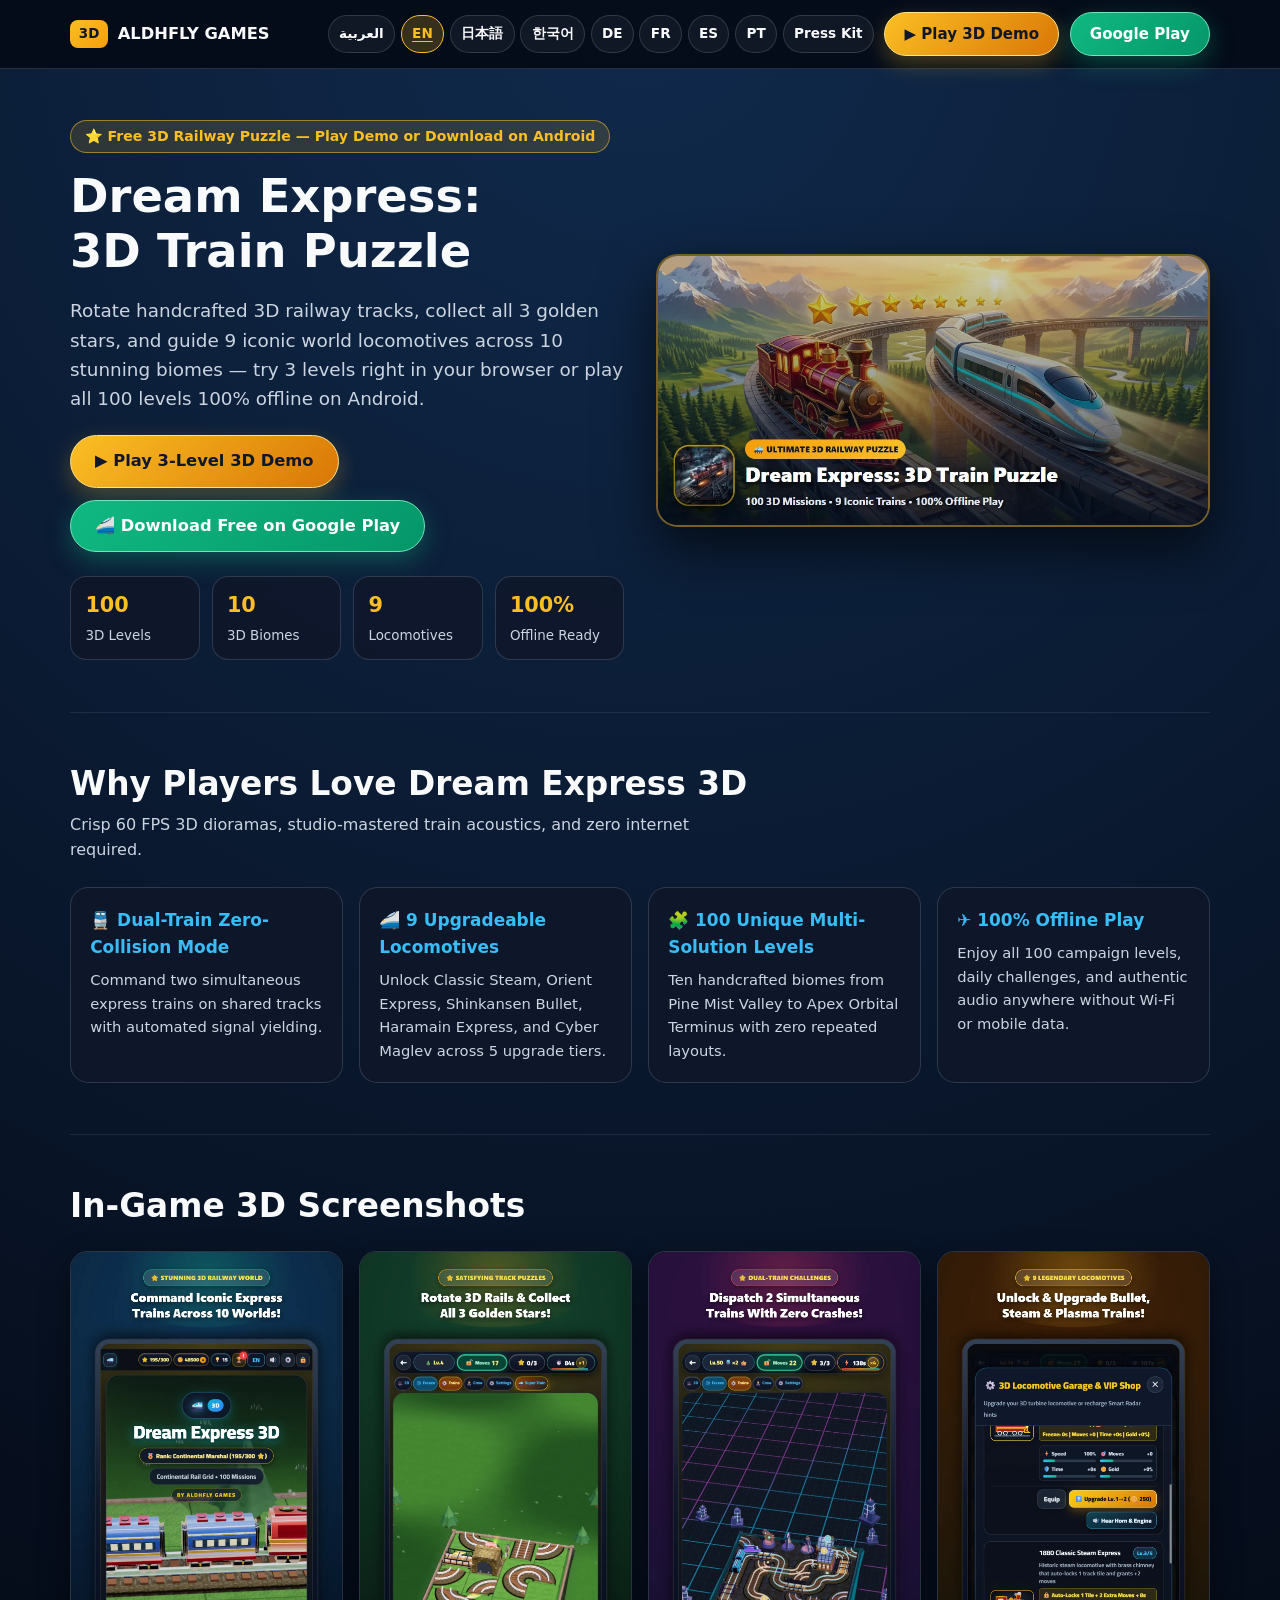
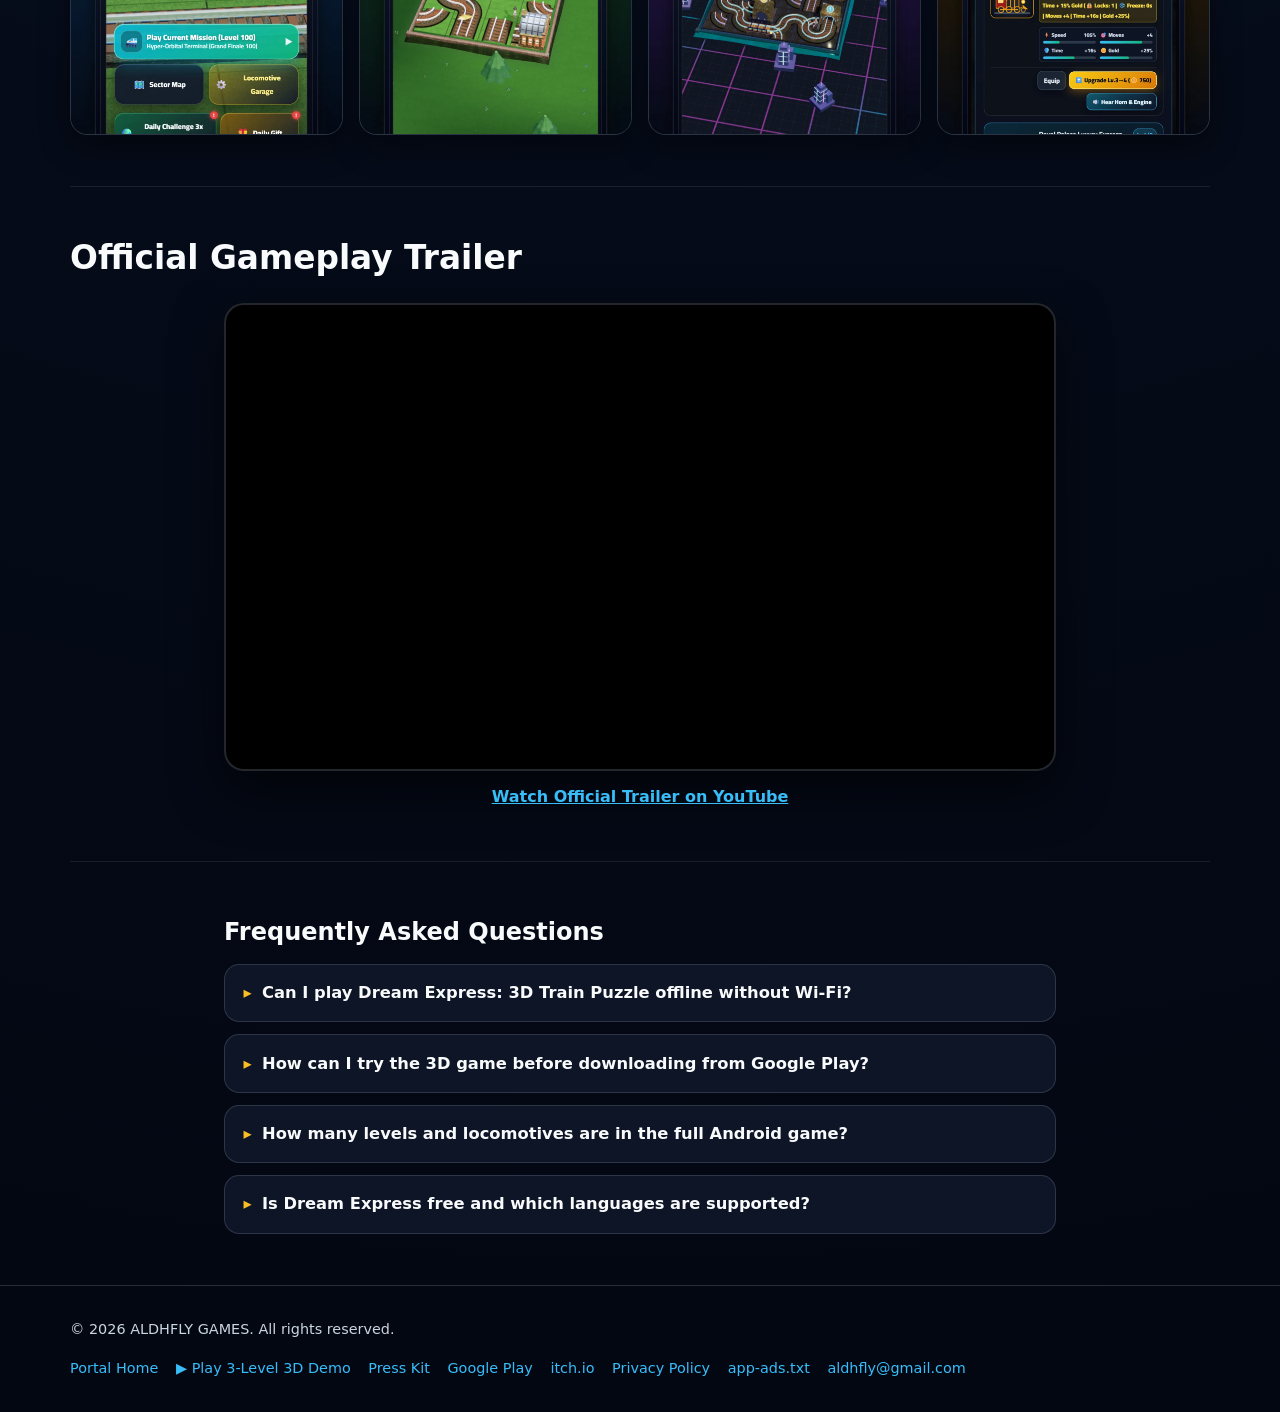
<file: en/index.html>
<!DOCTYPE html>
<html lang="en" dir="ltr">
<head>
  <meta charset="UTF-8">
  <meta name="viewport" content="width=device-width, initial-scale=1.0">
  <link rel="icon" type="image/png" href="../assets/app-icon-512.png">
  <title>Dream Express: 3D Train Puzzle — Play 3D Demo &amp; Free Android Download | ALDHFLY GAMES</title>
  <meta name="description" content="Play the 3-level 3D WebGL demo online or download Dream Express: 3D Train Puzzle free on Google Play — 100 offline levels, 9 locomotives, dual-train challenges, 8 languages.">
  <meta name="keywords" content="Dream Express 3D, 3D Train Puzzle, offline railway puzzle, play 3D train game online, dual train puzzle, ALDHFLY GAMES">
  <link rel="canonical" href="https://aldhfly.github.io/en/">
  <link rel="alternate" hreflang="ar" href="https://aldhfly.github.io/ar/">
  <link rel="alternate" hreflang="en" href="https://aldhfly.github.io/en/">
  <link rel="alternate" hreflang="ja" href="https://aldhfly.github.io/ja/">
  <link rel="alternate" hreflang="ko" href="https://aldhfly.github.io/ko/">
  <link rel="alternate" hreflang="de" href="https://aldhfly.github.io/de/">
  <link rel="alternate" hreflang="fr" href="https://aldhfly.github.io/fr/">
  <link rel="alternate" hreflang="es" href="https://aldhfly.github.io/es/">
  <link rel="alternate" hreflang="pt" href="https://aldhfly.github.io/pt/">
  <link rel="alternate" hreflang="x-default" href="https://aldhfly.github.io/">

  <meta property="og:type" content="website">
  <meta property="og:site_name" content="ALDHFLY GAMES">
  <meta property="og:url" content="https://aldhfly.github.io/en/">
  <meta property="og:title" content="Dream Express: 3D Train Puzzle — Play 3D Demo &amp; Free Android Download | ALDHFLY GAMES">
  <meta property="og:description" content="Play the 3-level 3D WebGL demo online or download Dream Express: 3D Train Puzzle free on Google Play — 100 offline levels, 9 locomotives, dual-train challenges, 8 languages.">
  <meta property="og:image" content="https://aldhfly.github.io/assets/og-dream-express.jpg">
  <meta property="og:image:width" content="1200">
  <meta property="og:image:height" content="630">
  <meta property="og:locale" content="en_US">

  <meta name="twitter:card" content="summary_large_image">
  <meta name="twitter:title" content="Dream Express: 3D Train Puzzle — Play 3D Demo &amp; Free Android Download | ALDHFLY GAMES">
  <meta name="twitter:description" content="Play the 3-level 3D WebGL demo online or download Dream Express: 3D Train Puzzle free on Google Play — 100 offline levels, 9 locomotives, dual-train challenges, 8 languages.">
  <meta name="twitter:image" content="https://aldhfly.github.io/assets/og-dream-express.jpg">

  <script type="application/ld+json">
{
  "@context": "https://schema.org",
  "@type": [
    "VideoGame",
    "MobileApplication"
  ],
  "name": "Dream Express: 3D Train Puzzle",
  "description": "Play the 3-level 3D WebGL demo online or download Dream Express: 3D Train Puzzle free on Google Play — 100 offline levels, 9 locomotives, dual-train challenges, 8 languages.",
  "inLanguage": "en",
  "operatingSystem": "Android",
  "applicationCategory": "GameApplication",
  "genre": [
    "Puzzle",
    "Simulation",
    "Strategy"
  ],
  "gamePlatform": [
    "Android",
    "Web Browser"
  ],
  "url": "https://aldhfly.github.io/en/",
  "installUrl": "https://play.google.com/store/apps/details?id=com.dreamexpress.puzzletracks",
  "trailer": {
    "@type": "VideoObject",
    "name": "Dream Express: 3D Train Puzzle — Official Trailer",
    "embedUrl": "https://www.youtube-nocookie.com/embed/bqbhpj02LqA",
    "url": "https://www.youtube.com/watch?v=bqbhpj02LqA",
    "thumbnailUrl": "https://i.ytimg.com/vi/bqbhpj02LqA/maxresdefault.jpg"
  },
  "image": "https://aldhfly.github.io/assets/og-dream-express.jpg",
  "author": {
    "@type": "Organization",
    "name": "ALDHFLY GAMES",
    "url": "https://aldhfly.github.io/"
  },
  "offers": {
    "@type": "Offer",
    "price": "0",
    "priceCurrency": "USD"
  }
}
  </script>
  <script type="application/ld+json">
{
  "@context": "https://schema.org",
  "@type": "FAQPage",
  "mainEntity": [
    {
      "@type": "Question",
      "name": "Can I play Dream Express: 3D Train Puzzle offline without Wi-Fi?",
      "acceptedAnswer": {
        "@type": "Answer",
        "text": "Yes. All 100 campaign levels, 9 locomotives, 3D biomes, and recorded train audio work 100% offline on Android."
      }
    },
    {
      "@type": "Question",
      "name": "How can I try the 3D game before downloading from Google Play?",
      "acceptedAnswer": {
        "@type": "Answer",
        "text": "You can play the free 3-level interactive WebGL 3D demo right in your browser at aldhfly.github.io/play/ with no installation required."
      }
    },
    {
      "@type": "Question",
      "name": "How many levels and locomotives are in the full Android game?",
      "acceptedAnswer": {
        "@type": "Answer",
        "text": "The full Google Play release (V12.4.0) includes 100 unique multi-solution levels across 10 biomes, dual-train collision-free missions, and 9 upgradeable 3D locomotives."
      }
    },
    {
      "@type": "Question",
      "name": "Is Dream Express free and which languages are supported?",
      "acceptedAnswer": {
        "@type": "Answer",
        "text": "Yes, it is free to download on Google Play and supports 8 full languages: English, Arabic, Japanese, Korean, German, French, Spanish, and Portuguese."
      }
    }
  ]
}
  </script>
  <style>
    :root {
      --bg-deep: #050b18;
      --bg-card: rgba(15, 23, 42, 0.88);
      --border-subtle: rgba(148, 163, 184, 0.24);
      --gold: #fbbf24;
      --emerald: #10b981;
      --cyan: #38bdf8;
      --text-main: #f8fafc;
      --text-muted: #cbd5e1;
    }
    *, *::before, *::after { box-sizing: border-box; margin: 0; padding: 0; }
    body {
      min-height: 100dvh;
      font-family: system-ui, -apple-system, 'Segoe UI', Roboto, sans-serif;
      background: radial-gradient(circle at 50% 0%, #102a4c 0%, var(--bg-deep) 58%, #030712 100%);
      color: var(--text-main);
      line-height: 1.6;
      text-align: start;
      overflow-x: hidden;
    }
    a { color: inherit; text-decoration: none; }
    a:focus-visible, button:focus-visible, summary:focus-visible {
      outline: 2px solid var(--gold);
      outline-offset: 2px;
    }
    .container { width: min(1140px, 100% - 2rem); margin-inline: auto; }
    .site-header {
      position: sticky;
      top: 0;
      z-index: 30;
      background: rgba(5, 11, 24, 0.94);
      border-bottom: 1px solid var(--border-subtle);
      padding-block: 0.75rem;
    }
    .nav-inner {
      display: flex;
      align-items: center;
      justify-content: space-between;
      gap: 0.85rem;
      flex-wrap: wrap;
    }
    .brand {
      display: inline-flex;
      align-items: center;
      gap: 0.6rem;
      font-weight: 800;
      font-size: 1.02rem;
    }
    .brand-dot {
      display: inline-flex;
      align-items: center;
      justify-content: center;
      padding: 0.2rem 0.55rem;
      border-radius: 0.5rem;
      background: linear-gradient(135deg, var(--gold), #f59e0b);
      color: #0f172a;
      font-weight: 900;
      font-size: 0.84rem;
    }
    .site-nav {
      display: flex;
      align-items: center;
      gap: 0.65rem;
      flex-wrap: wrap;
    }
    .nav-list {
      list-style: none;
      display: flex;
      align-items: center;
      gap: 0.35rem;
      flex-wrap: wrap;
    }
    .nav-link {
      display: inline-flex;
      align-items: center;
      min-block-size: 2.35rem;
      padding: 0.3rem 0.65rem;
      border-radius: 999px;
      border: 1px solid var(--border-subtle);
      background: rgba(255, 255, 255, 0.05);
      font-size: 0.85rem;
      font-weight: 700;
      color: var(--text-main);
    }
    .nav-link[aria-current="page"] {
      background: rgba(251, 191, 36, 0.2);
      border-color: var(--gold);
      color: var(--gold);
      text-decoration: underline;
      text-underline-offset: 3px;
    }
    .btn {
      display: inline-flex;
      align-items: center;
      justify-content: center;
      gap: 0.5rem;
      min-block-size: 2.75rem;
      padding: 0.55rem 1.2rem;
      border-radius: 999px;
      font-size: 0.94rem;
      font-weight: 800;
      border: 1px solid transparent;
      cursor: pointer;
      transition: transform 0.15s ease;
    }
    .btn:hover { transform: translateY(-2px); }
    .btn-demo {
      background: linear-gradient(135deg, var(--gold), #d97706);
      border-color: #fde68a;
      color: #0f172a;
      box-shadow: 0 8px 22px rgba(251, 191, 36, 0.28);
    }
    .btn-play {
      background: linear-gradient(135deg, var(--emerald), #059669);
      border-color: #6ee7b7;
      color: #ffffff;
      box-shadow: 0 8px 24px rgba(16, 185, 129, 0.34);
    }
    .btn-ghost {
      background: rgba(56, 189, 248, 0.14);
      border-color: rgba(56, 189, 248, 0.55);
      color: #e0f2fe;
    }
    .hero {
      padding-block: clamp(2rem, 4vw, 3.5rem);
      display: grid;
      grid-template-columns: repeat(auto-fit, minmax(min(100%, 21rem), 1fr));
      gap: 2rem;
      align-items: center;
    }
    .hero-copy { display: flex; flex-direction: column; align-items: flex-start; gap: 1rem; }
    .eyebrow {
      display: inline-flex;
      align-items: center;
      gap: 0.45rem;
      min-block-size: 2rem;
      padding: 0.25rem 0.85rem;
      border-radius: 999px;
      background: rgba(251, 191, 36, 0.14);
      border: 1px solid rgba(251, 191, 36, 0.55);
      color: var(--gold);
      font-size: 0.88rem;
      font-weight: 800;
    }
    h1 {
      font-size: clamp(1.75rem, 1.15rem + 2.4vw, 2.9rem);
      line-height: 1.2;
      font-weight: 900;
      text-wrap: balance;
    }
    .hero-lead {
      font-size: clamp(1rem, 0.92rem + 0.32vw, 1.15rem);
      color: var(--text-muted);
      max-width: 60ch;
      text-wrap: pretty;
    }
    .cta-row { display: flex; flex-wrap: wrap; gap: 0.75rem; margin-top: 0.35rem; }
    .btn-hero-lg { min-block-size: 3.25rem; padding: 0.75rem 1.5rem; font-size: 1.02rem; }
    .stats-strip {
      display: grid;
      grid-template-columns: repeat(auto-fit, minmax(7.2rem, 1fr));
      gap: 0.75rem;
      width: 100%;
      margin-top: 0.5rem;
    }
    .stat-box {
      background: var(--bg-card);
      border: 1px solid var(--border-subtle);
      border-radius: 1rem;
      padding: 0.75rem 0.9rem;
      min-block-size: 4.5rem;
    }
    .stat-box strong { display: block; font-size: 1.3rem; font-weight: 900; color: var(--gold); }
    .stat-box span { font-size: 0.84rem; color: var(--text-muted); }
    .hero-visual {
      border-radius: 1.35rem;
      overflow: hidden;
      border: 2px solid rgba(251, 191, 36, 0.45);
      box-shadow: 0 22px 55px rgba(0, 0, 0, 0.65);
      background: #091326;
    }
    .hero-visual img { width: 100%; height: auto; display: block; object-fit: cover; }
    .section { padding-block: clamp(2rem, 4vw, 3.25rem); border-top: 1px solid rgba(148, 163, 184, 0.14); }
    .section-head { margin-bottom: 1.5rem; }
    .section-head h2 { font-size: clamp(1.35rem, 1.05rem + 1.3vw, 2.05rem); font-weight: 900; line-height: 1.25; }
    .section-head p { color: var(--text-muted); max-width: 62ch; margin-top: 0.4rem; }
    .features-wrap { container-type: inline-size; }
    .features-grid { display: grid; grid-template-columns: 1fr; gap: 1rem; }
    @container (min-width: 38rem) { .features-grid { grid-template-columns: repeat(2, 1fr); } }
    @container (min-width: 58rem) { .features-grid { grid-template-columns: repeat(4, 1fr); } }
    .feature-card {
      background: var(--bg-card);
      border: 1px solid var(--border-subtle);
      border-radius: 1.15rem;
      padding: 1.2rem;
      display: flex;
      flex-direction: column;
      gap: 0.45rem;
    }
    .feature-card h3 { font-size: 1.06rem; font-weight: 800; color: var(--cyan); }
    .feature-card p { font-size: 0.92rem; color: var(--text-muted); }
    .shots-grid { display: grid; grid-template-columns: repeat(auto-fit, minmax(12rem, 1fr)); gap: 1rem; }
    .shot-card {
      border-radius: 1.1rem;
      overflow: hidden;
      border: 1px solid var(--border-subtle);
      background: #09111f;
      box-shadow: 0 12px 30px rgba(0, 0, 0, 0.45);
    }
    .shot-card img { width: 100%; height: auto; aspect-ratio: 9 / 16; object-fit: cover; display: block; }
    .video-frame {
      max-width: 52rem;
      margin-inline: auto;
      border-radius: 1.25rem;
      overflow: hidden;
      border: 2px solid var(--border-subtle);
      box-shadow: 0 20px 50px rgba(0, 0, 0, 0.6);
      aspect-ratio: 16 / 9;
      background: #000;
    }
    .video-frame iframe { width: 100%; height: 100%; border: 0; }
    .video-fallback { text-align: center; margin-top: 0.85rem; }
    .video-fallback a { color: var(--cyan); text-decoration: underline; font-weight: 700; }
    .faq-section { display: grid; gap: 0.75rem; max-width: 52rem; margin-inline: auto; }
    .faq-section details {
      background: var(--bg-card);
      border: 1px solid var(--border-subtle);
      border-radius: 0.95rem;
      padding: 0.95rem 1.15rem;
    }
    .faq-section summary {
      list-style: none;
      display: flex;
      align-items: center;
      gap: 0.65rem;
      font-weight: 800;
      font-size: 1.02rem;
      cursor: pointer;
      color: var(--text-main);
    }
    .faq-section summary::before {
      content: "▸";
      color: var(--gold);
      display: inline-block;
      transition: rotate 0.2s ease;
    }
    .faq-section summary:dir(rtl)::before { rotate: 180deg; }
    .faq-section details[open] > summary::before { rotate: 90deg; }
    .faq-section details p { margin-top: 0.7rem; color: var(--text-muted); font-size: 0.96rem; }
    .footer { padding-block: 2rem; border-top: 1px solid var(--border-subtle); color: var(--text-muted); font-size: 0.9rem; }
    .footer-inner { display: flex; flex-wrap: wrap; align-items: center; justify-content: space-between; gap: 1rem; }
    .footer-links { display: flex; flex-wrap: wrap; gap: 1.1rem; }
    .footer-links a { color: var(--cyan); overflow-wrap: anywhere; }
  </style>
</head>
<body>
  <header class="site-header">
    <div class="container nav-inner">
      <a class="brand" href="../">
        <span class="brand-dot">3D</span>
        <span>ALDHFLY GAMES</span>
      </a>
      <nav class="site-nav" aria-label="Primary">
        <ul class="nav-list">
          <li><a class="nav-link" href="../ar/">العربية</a></li><li><a class="nav-link" href="../en/" aria-current="page">EN</a></li><li><a class="nav-link" href="../ja/">日本語</a></li><li><a class="nav-link" href="../ko/">한국어</a></li><li><a class="nav-link" href="../de/">DE</a></li><li><a class="nav-link" href="../fr/">FR</a></li><li><a class="nav-link" href="../es/">ES</a></li><li><a class="nav-link" href="../pt/">PT</a></li>
          <li><a class="nav-link" href="../press/">Press Kit</a></li>
        </ul>
        <a class="btn btn-demo" href="../play/">▶ Play 3D Demo</a>
        <a class="btn btn-play" href="https://play.google.com/store/apps/details?id=com.dreamexpress.puzzletracks" target="_blank" rel="noopener">Google Play</a>
      </nav>
    </div>
  </header>

  <main class="container">
    <section class="hero">
      <div class="hero-copy">
        <span class="eyebrow">⭐ Free 3D Railway Puzzle — Play Demo or Download on Android</span>
        <h1>Dream Express: 3D Train Puzzle</h1>
        <p class="hero-lead">Rotate handcrafted 3D railway tracks, collect all 3 golden stars, and guide 9 iconic world locomotives across 10 stunning biomes — try 3 levels right in your browser or play all 100 levels 100% offline on Android.</p>
        <div class="cta-row">
          <a class="btn btn-demo btn-hero-lg" href="../play/">▶ Play 3-Level 3D Demo</a>
          <a class="btn btn-play btn-hero-lg" href="https://play.google.com/store/apps/details?id=com.dreamexpress.puzzletracks" target="_blank" rel="noopener">🚄 Download Free on Google Play</a>
        </div>
        <div class="stats-strip">
          <div class="stat-box"><strong>100</strong><span>3D Levels</span></div>
          <div class="stat-box"><strong>10</strong><span>3D Biomes</span></div>
          <div class="stat-box"><strong>9</strong><span>Locomotives</span></div>
          <div class="stat-box"><strong>100%</strong><span>Offline Ready</span></div>
        </div>
      </div>
      <div class="hero-visual">
        <img src="../assets/loc/en/banner.webp" alt="Dream Express: 3D Train Puzzle Feature Banner" width="1024" height="500" fetchpriority="high">
      </div>
    </section>

    <section class="section features-wrap">
      <div class="section-head">
        <h2>Why Players Love Dream Express 3D</h2>
        <p>Crisp 60 FPS 3D dioramas, studio-mastered train acoustics, and zero internet required.</p>
      </div>
      <div class="features-grid">
        <article class="feature-card"><h3>🚆 Dual-Train Zero-Collision Mode</h3><p>Command two simultaneous express trains on shared tracks with automated signal yielding.</p></article>
        <article class="feature-card"><h3>🚄 9 Upgradeable Locomotives</h3><p>Unlock Classic Steam, Orient Express, Shinkansen Bullet, Haramain Express, and Cyber Maglev across 5 upgrade tiers.</p></article>
        <article class="feature-card"><h3>🧩 100 Unique Multi-Solution Levels</h3><p>Ten handcrafted biomes from Pine Mist Valley to Apex Orbital Terminus with zero repeated layouts.</p></article>
        <article class="feature-card"><h3>✈️ 100% Offline Play</h3><p>Enjoy all 100 campaign levels, daily challenges, and authentic audio anywhere without Wi-Fi or mobile data.</p></article>
      </div>
    </section>

    <section class="section">
      <div class="section-head">
        <h2>In-Game 3D Screenshots</h2>
      </div>
      <div class="shots-grid">
        <div class="shot-card"><img src="../assets/loc/en/shot_01.webp" alt="Dream Express 3D — 10 Handcrafted Worlds &amp; Campaign" width="1080" height="1920" loading="lazy"></div>
        <div class="shot-card"><img src="../assets/loc/en/shot_02.webp" alt="Dream Express 3D — 3D Railway Track Rotation &amp; 3 Golden Stars" width="1080" height="1920" loading="lazy"></div>
        <div class="shot-card"><img src="../assets/loc/en/shot_04.webp" alt="Dream Express 3D — Dual Simultaneous Trains Zero-Collision Mode" width="1080" height="1920" loading="lazy"></div>
        <div class="shot-card"><img src="../assets/loc/en/shot_05.webp" alt="Dream Express 3D — 9 Upgradeable World Locomotives" width="1080" height="1920" loading="lazy"></div>
      </div>
    </section>

    <section class="section">
      <div class="section-head">
        <h2>Official Gameplay Trailer</h2>
      </div>
      <div class="video-frame">
        <iframe src="https://www.youtube-nocookie.com/embed/bqbhpj02LqA?rel=0" title="Dream Express: 3D Train Puzzle — Trailer" loading="lazy" allowfullscreen></iframe>
      </div>
      <p class="video-fallback">
        <a href="https://www.youtube.com/watch?v=bqbhpj02LqA" target="_blank" rel="noopener">Watch Official Trailer on YouTube</a>
      </p>
    </section>

    <section class="section">
      <div class="faq-section" aria-labelledby="faq-heading">
        <h2 id="faq-heading">Frequently Asked Questions</h2>
      <details>
        <summary>Can I play Dream Express: 3D Train Puzzle offline without Wi-Fi?</summary>
        <p>Yes. All 100 campaign levels, 9 locomotives, 3D biomes, and recorded train audio work 100% offline on Android.</p>
      </details>
      <details>
        <summary>How can I try the 3D game before downloading from Google Play?</summary>
        <p>You can play the free 3-level interactive WebGL 3D demo right in your browser at aldhfly.github.io/play/ with no installation required.</p>
      </details>
      <details>
        <summary>How many levels and locomotives are in the full Android game?</summary>
        <p>The full Google Play release (V12.4.0) includes 100 unique multi-solution levels across 10 biomes, dual-train collision-free missions, and 9 upgradeable 3D locomotives.</p>
      </details>
      <details>
        <summary>Is Dream Express free and which languages are supported?</summary>
        <p>Yes, it is free to download on Google Play and supports 8 full languages: English, Arabic, Japanese, Korean, German, French, Spanish, and Portuguese.</p>
      </details>
      </div>
    </section>
  </main>

  <footer class="footer">
    <div class="container footer-inner">
      <div>© 2026 ALDHFLY GAMES. All rights reserved.</div>
      <nav class="footer-links" aria-label="Footer Links">
        <a href="../">Portal Home</a>
        <a href="../play/">▶ Play 3-Level 3D Demo</a>
        <a href="../press/">Press Kit</a>
        <a href="https://play.google.com/store/apps/details?id=com.dreamexpress.puzzletracks" target="_blank" rel="noopener">Google Play</a>
        <a href="https://aldhfly.itch.io/dream-express-3d" target="_blank" rel="noopener">itch.io</a>
        <a href="../privacy_policy.html">Privacy Policy</a>
        <a href="../app-ads.txt">app-ads.txt</a>
        <a href="mailto:aldhfly@gmail.com">aldhfly@gmail.com</a>
      </nav>
    </div>
  </footer>
</body>
</html>
</file>
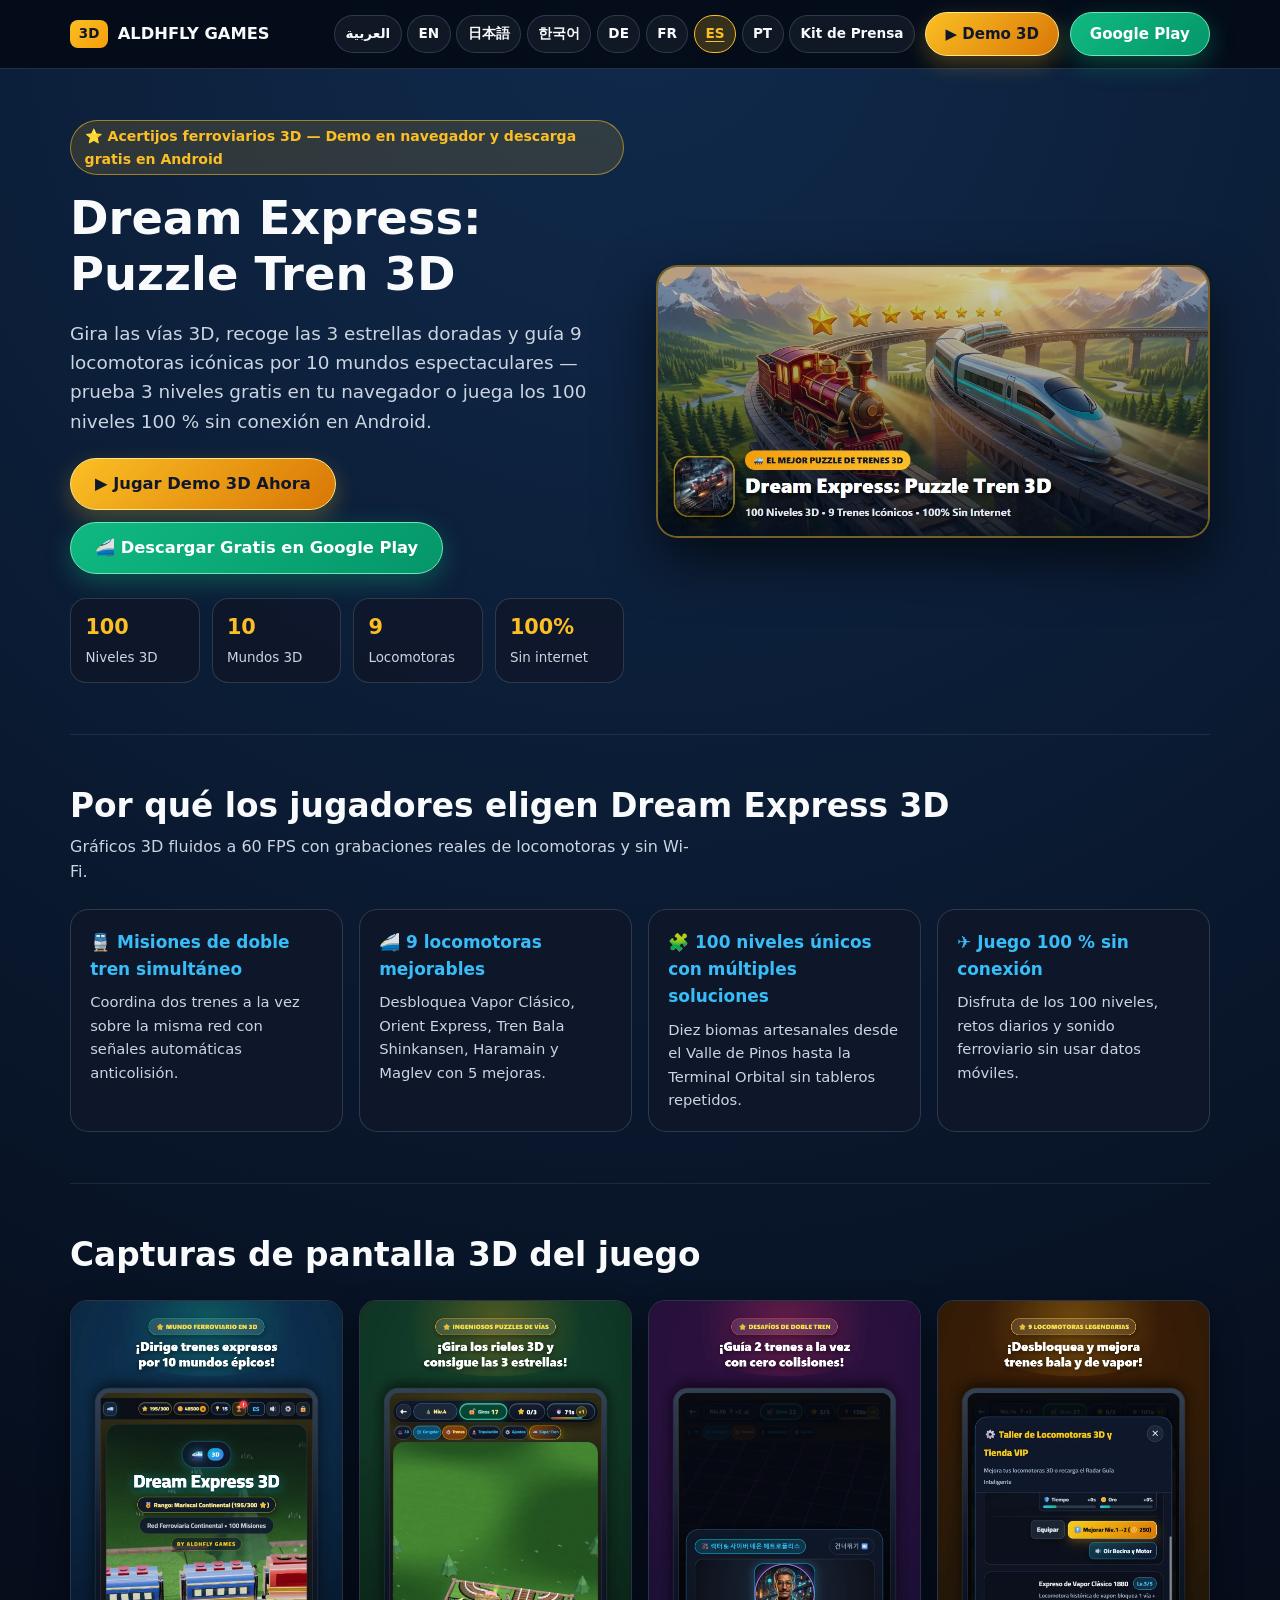
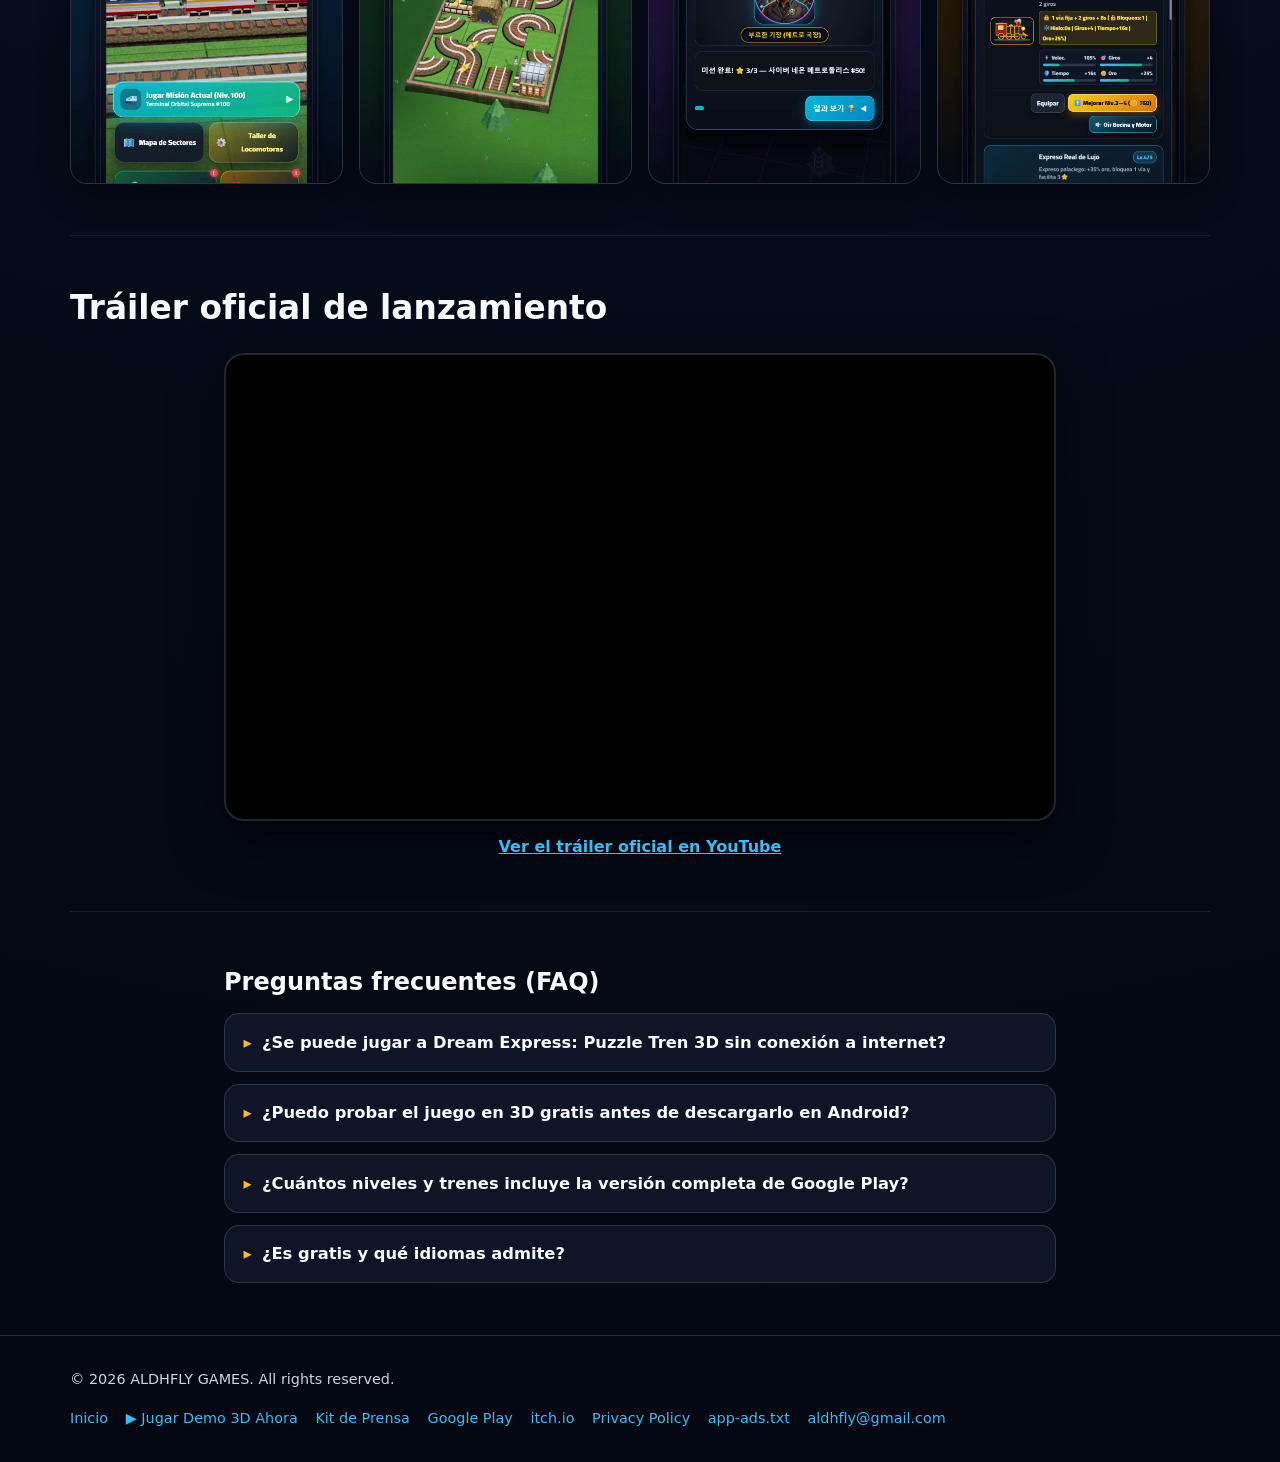
<file: es/index.html>
<!DOCTYPE html>
<html lang="es" dir="ltr">
<head>
  <meta charset="UTF-8">
  <meta name="viewport" content="width=device-width, initial-scale=1.0">
  <link rel="icon" type="image/png" href="../assets/app-icon-512.png">
  <title>Dream Express: Puzzle Tren 3D — Demo 3D en Navegador y Google Play</title>
  <meta name="description" content="Juega gratis la demo 3D de 3 niveles en tu navegador o descarga la versión completa en Google Play: 100 niveles sin internet, 9 locomotoras, misiones de doble tren y 8 idiomas.">
  <meta name="keywords" content="Dream Express 3D, puzzle tren 3D, juego de trenes sin internet, acertijos ferroviarios, ALDHFLY GAMES">
  <link rel="canonical" href="https://aldhfly.github.io/es/">
  <link rel="alternate" hreflang="ar" href="https://aldhfly.github.io/ar/">
  <link rel="alternate" hreflang="en" href="https://aldhfly.github.io/en/">
  <link rel="alternate" hreflang="ja" href="https://aldhfly.github.io/ja/">
  <link rel="alternate" hreflang="ko" href="https://aldhfly.github.io/ko/">
  <link rel="alternate" hreflang="de" href="https://aldhfly.github.io/de/">
  <link rel="alternate" hreflang="fr" href="https://aldhfly.github.io/fr/">
  <link rel="alternate" hreflang="es" href="https://aldhfly.github.io/es/">
  <link rel="alternate" hreflang="pt" href="https://aldhfly.github.io/pt/">
  <link rel="alternate" hreflang="x-default" href="https://aldhfly.github.io/">

  <meta property="og:type" content="website">
  <meta property="og:site_name" content="ALDHFLY GAMES">
  <meta property="og:url" content="https://aldhfly.github.io/es/">
  <meta property="og:title" content="Dream Express: Puzzle Tren 3D — Demo 3D en Navegador y Google Play">
  <meta property="og:description" content="Juega gratis la demo 3D de 3 niveles en tu navegador o descarga la versión completa en Google Play: 100 niveles sin internet, 9 locomotoras, misiones de doble tren y 8 idiomas.">
  <meta property="og:image" content="https://aldhfly.github.io/assets/og-dream-express.jpg">
  <meta property="og:image:width" content="1200">
  <meta property="og:image:height" content="630">
  <meta property="og:locale" content="es_ES">

  <meta name="twitter:card" content="summary_large_image">
  <meta name="twitter:title" content="Dream Express: Puzzle Tren 3D — Demo 3D en Navegador y Google Play">
  <meta name="twitter:description" content="Juega gratis la demo 3D de 3 niveles en tu navegador o descarga la versión completa en Google Play: 100 niveles sin internet, 9 locomotoras, misiones de doble tren y 8 idiomas.">
  <meta name="twitter:image" content="https://aldhfly.github.io/assets/og-dream-express.jpg">

  <script type="application/ld+json">
{
  "@context": "https://schema.org",
  "@type": [
    "VideoGame",
    "MobileApplication"
  ],
  "name": "Dream Express: Puzzle Tren 3D",
  "description": "Juega gratis la demo 3D de 3 niveles en tu navegador o descarga la versión completa en Google Play: 100 niveles sin internet, 9 locomotoras, misiones de doble tren y 8 idiomas.",
  "inLanguage": "es",
  "operatingSystem": "Android",
  "applicationCategory": "GameApplication",
  "genre": [
    "Puzzle",
    "Simulation",
    "Strategy"
  ],
  "gamePlatform": [
    "Android",
    "Web Browser"
  ],
  "url": "https://aldhfly.github.io/es/",
  "installUrl": "https://play.google.com/store/apps/details?id=com.dreamexpress.puzzletracks",
  "trailer": {
    "@type": "VideoObject",
    "name": "Dream Express: Puzzle Tren 3D — Official Trailer",
    "embedUrl": "https://www.youtube-nocookie.com/embed/bqbhpj02LqA",
    "url": "https://www.youtube.com/watch?v=bqbhpj02LqA",
    "thumbnailUrl": "https://i.ytimg.com/vi/bqbhpj02LqA/maxresdefault.jpg"
  },
  "image": "https://aldhfly.github.io/assets/og-dream-express.jpg",
  "author": {
    "@type": "Organization",
    "name": "ALDHFLY GAMES",
    "url": "https://aldhfly.github.io/"
  },
  "offers": {
    "@type": "Offer",
    "price": "0",
    "priceCurrency": "USD"
  }
}
  </script>
  <script type="application/ld+json">
{
  "@context": "https://schema.org",
  "@type": "FAQPage",
  "mainEntity": [
    {
      "@type": "Question",
      "name": "¿Se puede jugar a Dream Express: Puzzle Tren 3D sin conexión a internet?",
      "acceptedAnswer": {
        "@type": "Answer",
        "text": "Sí. Los 100 niveles de campaña, las 9 locomotoras, los 10 mundos 3D y el audio ferroviario funcionan al 100 % sin Wi-Fi ni datos."
      }
    },
    {
      "@type": "Question",
      "name": "¿Puedo probar el juego en 3D gratis antes de descargarlo en Android?",
      "acceptedAnswer": {
        "@type": "Answer",
        "text": "Sí, puedes jugar la demo WebGL 3D interactiva de 3 niveles directamente en tu navegador en aldhfly.github.io/play/."
      }
    },
    {
      "@type": "Question",
      "name": "¿Cuántos niveles y trenes incluye la versión completa de Google Play?",
      "acceptedAnswer": {
        "@type": "Answer",
        "text": "La versión completa (V12.4.0) incluye 100 acertijos únicos en 10 mundos, misiones con dos trenes simultáneos sin colisiones y 9 locomotoras 3D mejorables."
      }
    },
    {
      "@type": "Question",
      "name": "¿Es gratis y qué idiomas admite?",
      "acceptedAnswer": {
        "@type": "Answer",
        "text": "Es gratis en Google Play y admite 8 idiomas completos: español, inglés, árabe, japonés, coreano, alemán, francés y portugués."
      }
    }
  ]
}
  </script>
  <style>
    :root {
      --bg-deep: #050b18;
      --bg-card: rgba(15, 23, 42, 0.88);
      --border-subtle: rgba(148, 163, 184, 0.24);
      --gold: #fbbf24;
      --emerald: #10b981;
      --cyan: #38bdf8;
      --text-main: #f8fafc;
      --text-muted: #cbd5e1;
    }
    *, *::before, *::after { box-sizing: border-box; margin: 0; padding: 0; }
    body {
      min-height: 100dvh;
      font-family: system-ui, -apple-system, 'Segoe UI', Roboto, sans-serif;
      background: radial-gradient(circle at 50% 0%, #102a4c 0%, var(--bg-deep) 58%, #030712 100%);
      color: var(--text-main);
      line-height: 1.6;
      text-align: start;
      overflow-x: hidden;
    }
    a { color: inherit; text-decoration: none; }
    a:focus-visible, button:focus-visible, summary:focus-visible {
      outline: 2px solid var(--gold);
      outline-offset: 2px;
    }
    .container { width: min(1140px, 100% - 2rem); margin-inline: auto; }
    .site-header {
      position: sticky;
      top: 0;
      z-index: 30;
      background: rgba(5, 11, 24, 0.94);
      border-bottom: 1px solid var(--border-subtle);
      padding-block: 0.75rem;
    }
    .nav-inner {
      display: flex;
      align-items: center;
      justify-content: space-between;
      gap: 0.85rem;
      flex-wrap: wrap;
    }
    .brand {
      display: inline-flex;
      align-items: center;
      gap: 0.6rem;
      font-weight: 800;
      font-size: 1.02rem;
    }
    .brand-dot {
      display: inline-flex;
      align-items: center;
      justify-content: center;
      padding: 0.2rem 0.55rem;
      border-radius: 0.5rem;
      background: linear-gradient(135deg, var(--gold), #f59e0b);
      color: #0f172a;
      font-weight: 900;
      font-size: 0.84rem;
    }
    .site-nav {
      display: flex;
      align-items: center;
      gap: 0.65rem;
      flex-wrap: wrap;
    }
    .nav-list {
      list-style: none;
      display: flex;
      align-items: center;
      gap: 0.35rem;
      flex-wrap: wrap;
    }
    .nav-link {
      display: inline-flex;
      align-items: center;
      min-block-size: 2.35rem;
      padding: 0.3rem 0.65rem;
      border-radius: 999px;
      border: 1px solid var(--border-subtle);
      background: rgba(255, 255, 255, 0.05);
      font-size: 0.85rem;
      font-weight: 700;
      color: var(--text-main);
    }
    .nav-link[aria-current="page"] {
      background: rgba(251, 191, 36, 0.2);
      border-color: var(--gold);
      color: var(--gold);
      text-decoration: underline;
      text-underline-offset: 3px;
    }
    .btn {
      display: inline-flex;
      align-items: center;
      justify-content: center;
      gap: 0.5rem;
      min-block-size: 2.75rem;
      padding: 0.55rem 1.2rem;
      border-radius: 999px;
      font-size: 0.94rem;
      font-weight: 800;
      border: 1px solid transparent;
      cursor: pointer;
      transition: transform 0.15s ease;
    }
    .btn:hover { transform: translateY(-2px); }
    .btn-demo {
      background: linear-gradient(135deg, var(--gold), #d97706);
      border-color: #fde68a;
      color: #0f172a;
      box-shadow: 0 8px 22px rgba(251, 191, 36, 0.28);
    }
    .btn-play {
      background: linear-gradient(135deg, var(--emerald), #059669);
      border-color: #6ee7b7;
      color: #ffffff;
      box-shadow: 0 8px 24px rgba(16, 185, 129, 0.34);
    }
    .btn-ghost {
      background: rgba(56, 189, 248, 0.14);
      border-color: rgba(56, 189, 248, 0.55);
      color: #e0f2fe;
    }
    .hero {
      padding-block: clamp(2rem, 4vw, 3.5rem);
      display: grid;
      grid-template-columns: repeat(auto-fit, minmax(min(100%, 21rem), 1fr));
      gap: 2rem;
      align-items: center;
    }
    .hero-copy { display: flex; flex-direction: column; align-items: flex-start; gap: 1rem; }
    .eyebrow {
      display: inline-flex;
      align-items: center;
      gap: 0.45rem;
      min-block-size: 2rem;
      padding: 0.25rem 0.85rem;
      border-radius: 999px;
      background: rgba(251, 191, 36, 0.14);
      border: 1px solid rgba(251, 191, 36, 0.55);
      color: var(--gold);
      font-size: 0.88rem;
      font-weight: 800;
    }
    h1 {
      font-size: clamp(1.75rem, 1.15rem + 2.4vw, 2.9rem);
      line-height: 1.2;
      font-weight: 900;
      text-wrap: balance;
    }
    .hero-lead {
      font-size: clamp(1rem, 0.92rem + 0.32vw, 1.15rem);
      color: var(--text-muted);
      max-width: 60ch;
      text-wrap: pretty;
    }
    .cta-row { display: flex; flex-wrap: wrap; gap: 0.75rem; margin-top: 0.35rem; }
    .btn-hero-lg { min-block-size: 3.25rem; padding: 0.75rem 1.5rem; font-size: 1.02rem; }
    .stats-strip {
      display: grid;
      grid-template-columns: repeat(auto-fit, minmax(7.2rem, 1fr));
      gap: 0.75rem;
      width: 100%;
      margin-top: 0.5rem;
    }
    .stat-box {
      background: var(--bg-card);
      border: 1px solid var(--border-subtle);
      border-radius: 1rem;
      padding: 0.75rem 0.9rem;
      min-block-size: 4.5rem;
    }
    .stat-box strong { display: block; font-size: 1.3rem; font-weight: 900; color: var(--gold); }
    .stat-box span { font-size: 0.84rem; color: var(--text-muted); }
    .hero-visual {
      border-radius: 1.35rem;
      overflow: hidden;
      border: 2px solid rgba(251, 191, 36, 0.45);
      box-shadow: 0 22px 55px rgba(0, 0, 0, 0.65);
      background: #091326;
    }
    .hero-visual img { width: 100%; height: auto; display: block; object-fit: cover; }
    .section { padding-block: clamp(2rem, 4vw, 3.25rem); border-top: 1px solid rgba(148, 163, 184, 0.14); }
    .section-head { margin-bottom: 1.5rem; }
    .section-head h2 { font-size: clamp(1.35rem, 1.05rem + 1.3vw, 2.05rem); font-weight: 900; line-height: 1.25; }
    .section-head p { color: var(--text-muted); max-width: 62ch; margin-top: 0.4rem; }
    .features-wrap { container-type: inline-size; }
    .features-grid { display: grid; grid-template-columns: 1fr; gap: 1rem; }
    @container (min-width: 38rem) { .features-grid { grid-template-columns: repeat(2, 1fr); } }
    @container (min-width: 58rem) { .features-grid { grid-template-columns: repeat(4, 1fr); } }
    .feature-card {
      background: var(--bg-card);
      border: 1px solid var(--border-subtle);
      border-radius: 1.15rem;
      padding: 1.2rem;
      display: flex;
      flex-direction: column;
      gap: 0.45rem;
    }
    .feature-card h3 { font-size: 1.06rem; font-weight: 800; color: var(--cyan); }
    .feature-card p { font-size: 0.92rem; color: var(--text-muted); }
    .shots-grid { display: grid; grid-template-columns: repeat(auto-fit, minmax(12rem, 1fr)); gap: 1rem; }
    .shot-card {
      border-radius: 1.1rem;
      overflow: hidden;
      border: 1px solid var(--border-subtle);
      background: #09111f;
      box-shadow: 0 12px 30px rgba(0, 0, 0, 0.45);
    }
    .shot-card img { width: 100%; height: auto; aspect-ratio: 9 / 16; object-fit: cover; display: block; }
    .video-frame {
      max-width: 52rem;
      margin-inline: auto;
      border-radius: 1.25rem;
      overflow: hidden;
      border: 2px solid var(--border-subtle);
      box-shadow: 0 20px 50px rgba(0, 0, 0, 0.6);
      aspect-ratio: 16 / 9;
      background: #000;
    }
    .video-frame iframe { width: 100%; height: 100%; border: 0; }
    .video-fallback { text-align: center; margin-top: 0.85rem; }
    .video-fallback a { color: var(--cyan); text-decoration: underline; font-weight: 700; }
    .faq-section { display: grid; gap: 0.75rem; max-width: 52rem; margin-inline: auto; }
    .faq-section details {
      background: var(--bg-card);
      border: 1px solid var(--border-subtle);
      border-radius: 0.95rem;
      padding: 0.95rem 1.15rem;
    }
    .faq-section summary {
      list-style: none;
      display: flex;
      align-items: center;
      gap: 0.65rem;
      font-weight: 800;
      font-size: 1.02rem;
      cursor: pointer;
      color: var(--text-main);
    }
    .faq-section summary::before {
      content: "▸";
      color: var(--gold);
      display: inline-block;
      transition: rotate 0.2s ease;
    }
    .faq-section summary:dir(rtl)::before { rotate: 180deg; }
    .faq-section details[open] > summary::before { rotate: 90deg; }
    .faq-section details p { margin-top: 0.7rem; color: var(--text-muted); font-size: 0.96rem; }
    .footer { padding-block: 2rem; border-top: 1px solid var(--border-subtle); color: var(--text-muted); font-size: 0.9rem; }
    .footer-inner { display: flex; flex-wrap: wrap; align-items: center; justify-content: space-between; gap: 1rem; }
    .footer-links { display: flex; flex-wrap: wrap; gap: 1.1rem; }
    .footer-links a { color: var(--cyan); overflow-wrap: anywhere; }
  </style>
</head>
<body>
  <header class="site-header">
    <div class="container nav-inner">
      <a class="brand" href="../">
        <span class="brand-dot">3D</span>
        <span>ALDHFLY GAMES</span>
      </a>
      <nav class="site-nav" aria-label="Primary">
        <ul class="nav-list">
          <li><a class="nav-link" href="../ar/">العربية</a></li><li><a class="nav-link" href="../en/">EN</a></li><li><a class="nav-link" href="../ja/">日本語</a></li><li><a class="nav-link" href="../ko/">한국어</a></li><li><a class="nav-link" href="../de/">DE</a></li><li><a class="nav-link" href="../fr/">FR</a></li><li><a class="nav-link" href="../es/" aria-current="page">ES</a></li><li><a class="nav-link" href="../pt/">PT</a></li>
          <li><a class="nav-link" href="../press/">Kit de Prensa</a></li>
        </ul>
        <a class="btn btn-demo" href="../play/">▶ Demo 3D</a>
        <a class="btn btn-play" href="https://play.google.com/store/apps/details?id=com.dreamexpress.puzzletracks" target="_blank" rel="noopener">Google Play</a>
      </nav>
    </div>
  </header>

  <main class="container">
    <section class="hero">
      <div class="hero-copy">
        <span class="eyebrow">⭐ Acertijos ferroviarios 3D — Demo en navegador y descarga gratis en Android</span>
        <h1>Dream Express: Puzzle Tren 3D</h1>
        <p class="hero-lead">Gira las vías 3D, recoge las 3 estrellas doradas y guía 9 locomotoras icónicas por 10 mundos espectaculares — prueba 3 niveles gratis en tu navegador o juega los 100 niveles 100 % sin conexión en Android.</p>
        <div class="cta-row">
          <a class="btn btn-demo btn-hero-lg" href="../play/">▶ Jugar Demo 3D Ahora</a>
          <a class="btn btn-play btn-hero-lg" href="https://play.google.com/store/apps/details?id=com.dreamexpress.puzzletracks" target="_blank" rel="noopener">🚄 Descargar Gratis en Google Play</a>
        </div>
        <div class="stats-strip">
          <div class="stat-box"><strong>100</strong><span>Niveles 3D</span></div>
          <div class="stat-box"><strong>10</strong><span>Mundos 3D</span></div>
          <div class="stat-box"><strong>9</strong><span>Locomotoras</span></div>
          <div class="stat-box"><strong>100%</strong><span>Sin internet</span></div>
        </div>
      </div>
      <div class="hero-visual">
        <img src="../assets/loc/es/banner.webp" alt="Dream Express: Puzzle Tren 3D Banner" width="1024" height="500" fetchpriority="high">
      </div>
    </section>

    <section class="section features-wrap">
      <div class="section-head">
        <h2>Por qué los jugadores eligen Dream Express 3D</h2>
        <p>Gráficos 3D fluidos a 60 FPS con grabaciones reales de locomotoras y sin Wi-Fi.</p>
      </div>
      <div class="features-grid">
        <article class="feature-card"><h3>🚆 Misiones de doble tren simultáneo</h3><p>Coordina dos trenes a la vez sobre la misma red con señales automáticas anticolisión.</p></article>
        <article class="feature-card"><h3>🚄 9 locomotoras mejorables</h3><p>Desbloquea Vapor Clásico, Orient Express, Tren Bala Shinkansen, Haramain y Maglev con 5 mejoras.</p></article>
        <article class="feature-card"><h3>🧩 100 niveles únicos con múltiples soluciones</h3><p>Diez biomas artesanales desde el Valle de Pinos hasta la Terminal Orbital sin tableros repetidos.</p></article>
        <article class="feature-card"><h3>✈️ Juego 100 % sin conexión</h3><p>Disfruta de los 100 niveles, retos diarios y sonido ferroviario sin usar datos móviles.</p></article>
      </div>
    </section>

    <section class="section">
      <div class="section-head">
        <h2>Capturas de pantalla 3D del juego</h2>
      </div>
      <div class="shots-grid">
        <div class="shot-card"><img src="../assets/loc/es/shot_01.webp" alt="Dream Express 3D — 10 mundos ferroviarios 3D" width="1080" height="1920" loading="lazy"></div>
        <div class="shot-card"><img src="../assets/loc/es/shot_02.webp" alt="Dream Express 3D — Rotación de vías 3D y 3 estrellas" width="1080" height="1920" loading="lazy"></div>
        <div class="shot-card"><img src="../assets/loc/es/shot_04.webp" alt="Dream Express 3D — Misiones de doble tren sin colisiones" width="1080" height="1920" loading="lazy"></div>
        <div class="shot-card"><img src="../assets/loc/es/shot_05.webp" alt="Dream Express 3D — 9 locomotoras 3D mejorables" width="1080" height="1920" loading="lazy"></div>
      </div>
    </section>

    <section class="section">
      <div class="section-head">
        <h2>Tráiler oficial de lanzamiento</h2>
      </div>
      <div class="video-frame">
        <iframe src="https://www.youtube-nocookie.com/embed/bqbhpj02LqA?rel=0" title="Dream Express: Puzzle Tren 3D — Trailer" loading="lazy" allowfullscreen></iframe>
      </div>
      <p class="video-fallback">
        <a href="https://www.youtube.com/watch?v=bqbhpj02LqA" target="_blank" rel="noopener">Ver el tráiler oficial en YouTube</a>
      </p>
    </section>

    <section class="section">
      <div class="faq-section" aria-labelledby="faq-heading">
        <h2 id="faq-heading">Preguntas frecuentes (FAQ)</h2>
      <details>
        <summary>¿Se puede jugar a Dream Express: Puzzle Tren 3D sin conexión a internet?</summary>
        <p>Sí. Los 100 niveles de campaña, las 9 locomotoras, los 10 mundos 3D y el audio ferroviario funcionan al 100 % sin Wi-Fi ni datos.</p>
      </details>
      <details>
        <summary>¿Puedo probar el juego en 3D gratis antes de descargarlo en Android?</summary>
        <p>Sí, puedes jugar la demo WebGL 3D interactiva de 3 niveles directamente en tu navegador en aldhfly.github.io/play/.</p>
      </details>
      <details>
        <summary>¿Cuántos niveles y trenes incluye la versión completa de Google Play?</summary>
        <p>La versión completa (V12.4.0) incluye 100 acertijos únicos en 10 mundos, misiones con dos trenes simultáneos sin colisiones y 9 locomotoras 3D mejorables.</p>
      </details>
      <details>
        <summary>¿Es gratis y qué idiomas admite?</summary>
        <p>Es gratis en Google Play y admite 8 idiomas completos: español, inglés, árabe, japonés, coreano, alemán, francés y portugués.</p>
      </details>
      </div>
    </section>
  </main>

  <footer class="footer">
    <div class="container footer-inner">
      <div>© 2026 ALDHFLY GAMES. All rights reserved.</div>
      <nav class="footer-links" aria-label="Footer Links">
        <a href="../">Inicio</a>
        <a href="../play/">▶ Jugar Demo 3D Ahora</a>
        <a href="../press/">Kit de Prensa</a>
        <a href="https://play.google.com/store/apps/details?id=com.dreamexpress.puzzletracks" target="_blank" rel="noopener">Google Play</a>
        <a href="https://aldhfly.itch.io/dream-express-3d" target="_blank" rel="noopener">itch.io</a>
        <a href="../privacy_policy.html">Privacy Policy</a>
        <a href="../app-ads.txt">app-ads.txt</a>
        <a href="mailto:aldhfly@gmail.com">aldhfly@gmail.com</a>
      </nav>
    </div>
  </footer>
</body>
</html>
</file>
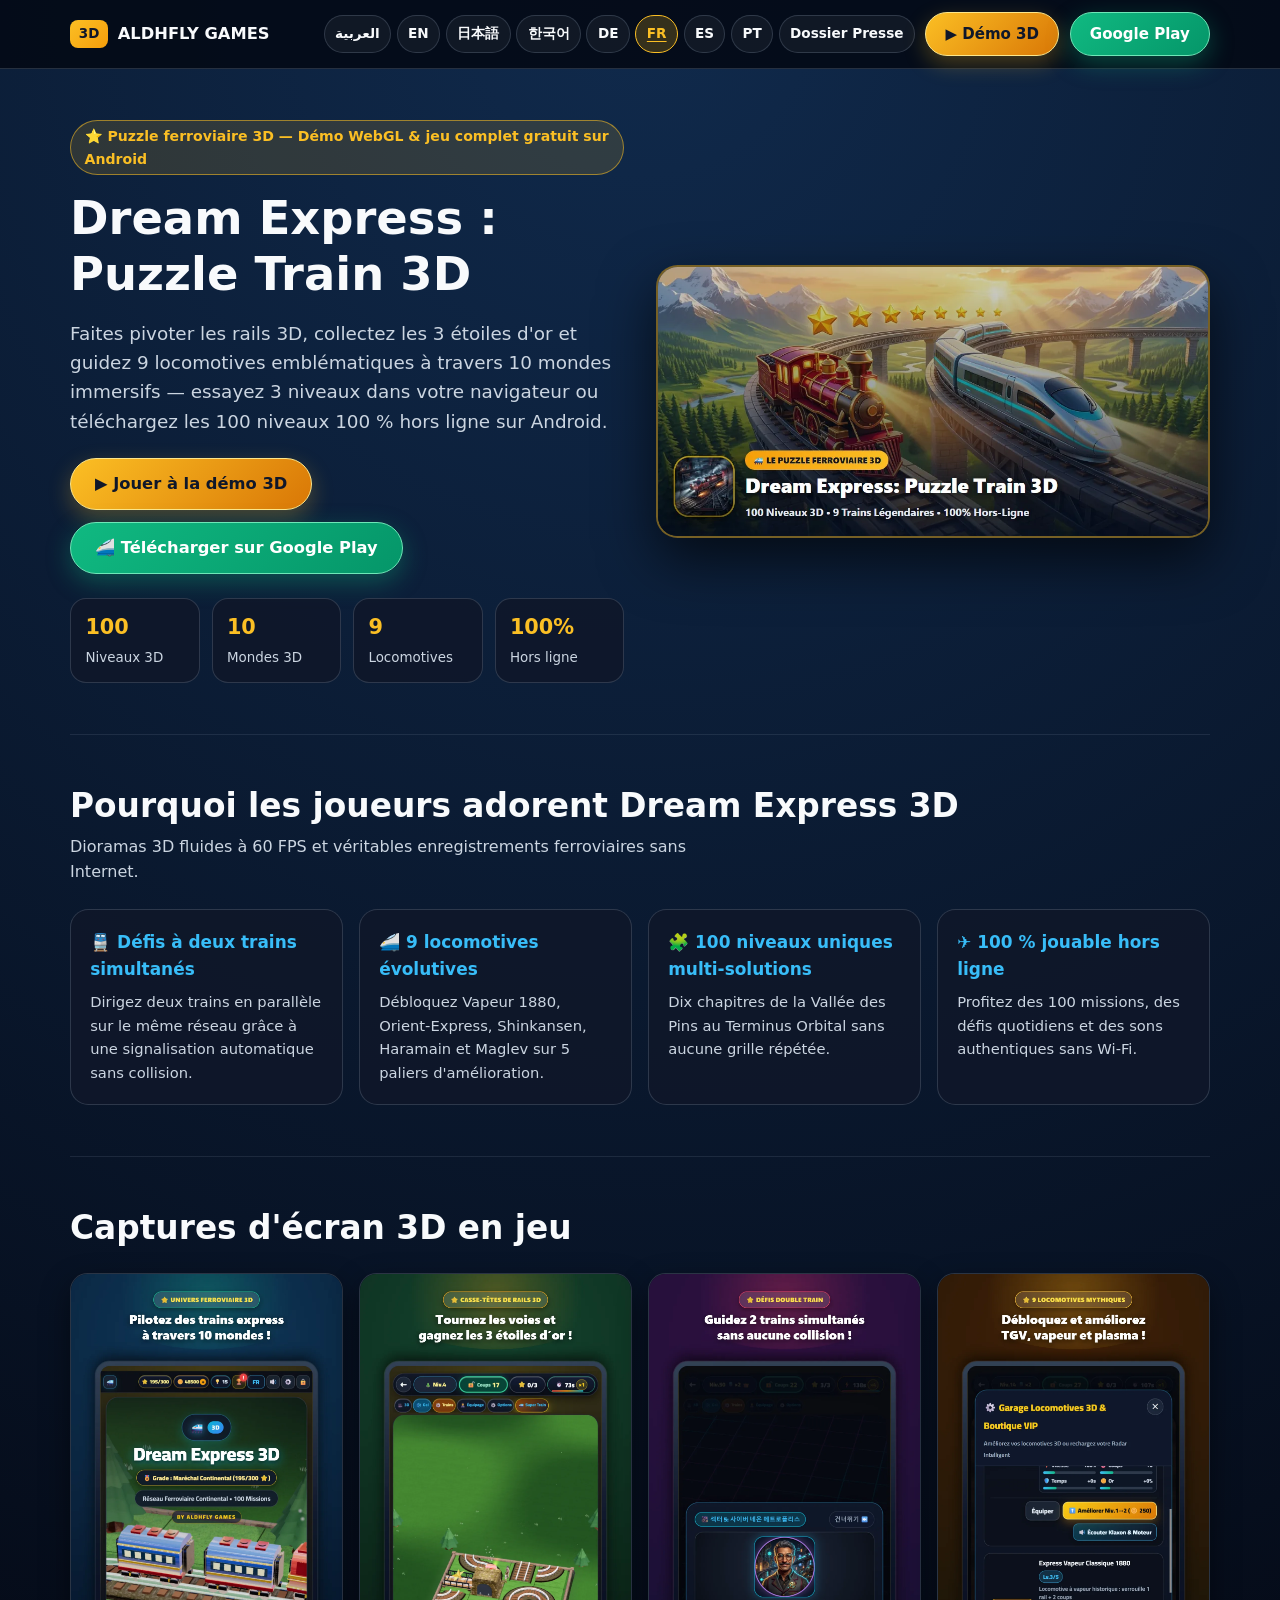
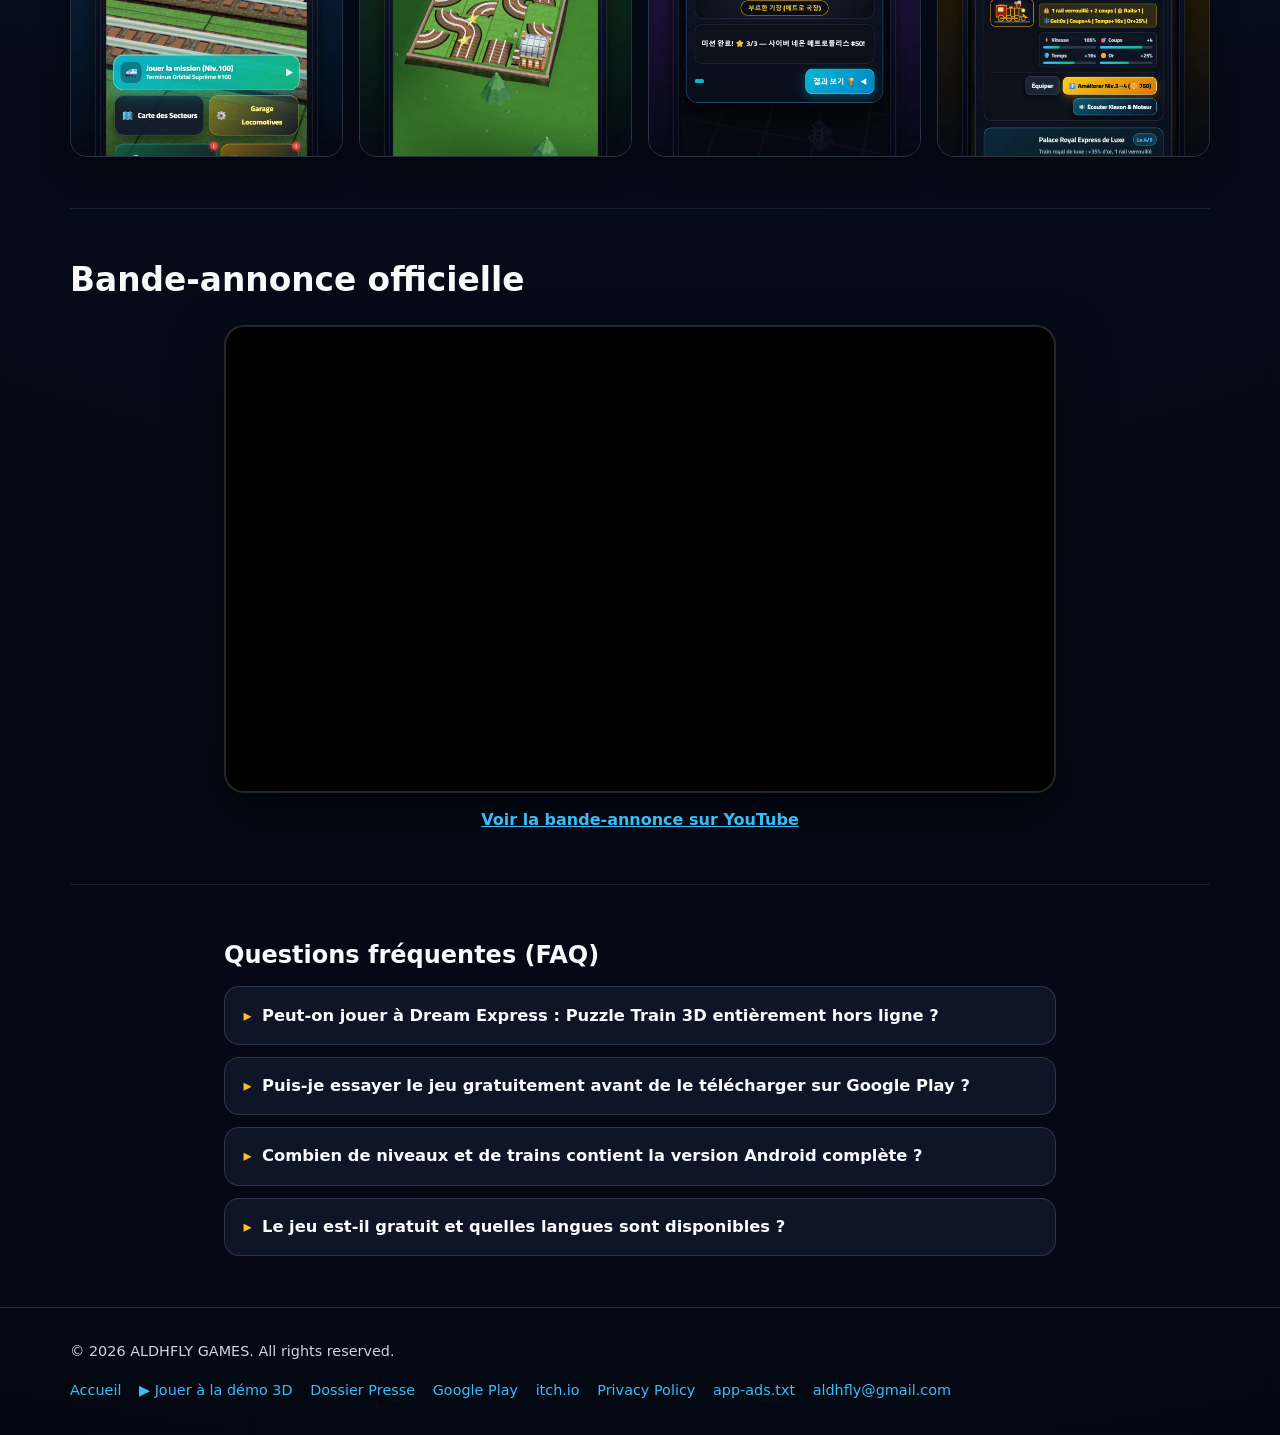
<file: fr/index.html>
<!DOCTYPE html>
<html lang="fr" dir="ltr">
<head>
  <meta charset="UTF-8">
  <meta name="viewport" content="width=device-width, initial-scale=1.0">
  <link rel="icon" type="image/png" href="../assets/app-icon-512.png">
  <title>Dream Express : Puzzle Train 3D — Démo 3D en ligne &amp; Google Play</title>
  <meta name="description" content="Testez la démo WebGL 3D (3 niveaux) dans votre navigateur ou téléchargez la version complète sur Google Play : 100 niveaux hors ligne, 9 locomotives, défis double train et 8 langues.">
  <meta name="keywords" content="Dream Express 3D, puzzle train 3D, jeu de train hors ligne, casse-tête ferroviaire, ALDHFLY GAMES">
  <link rel="canonical" href="https://aldhfly.github.io/fr/">
  <link rel="alternate" hreflang="ar" href="https://aldhfly.github.io/ar/">
  <link rel="alternate" hreflang="en" href="https://aldhfly.github.io/en/">
  <link rel="alternate" hreflang="ja" href="https://aldhfly.github.io/ja/">
  <link rel="alternate" hreflang="ko" href="https://aldhfly.github.io/ko/">
  <link rel="alternate" hreflang="de" href="https://aldhfly.github.io/de/">
  <link rel="alternate" hreflang="fr" href="https://aldhfly.github.io/fr/">
  <link rel="alternate" hreflang="es" href="https://aldhfly.github.io/es/">
  <link rel="alternate" hreflang="pt" href="https://aldhfly.github.io/pt/">
  <link rel="alternate" hreflang="x-default" href="https://aldhfly.github.io/">

  <meta property="og:type" content="website">
  <meta property="og:site_name" content="ALDHFLY GAMES">
  <meta property="og:url" content="https://aldhfly.github.io/fr/">
  <meta property="og:title" content="Dream Express : Puzzle Train 3D — Démo 3D en ligne &amp; Google Play">
  <meta property="og:description" content="Testez la démo WebGL 3D (3 niveaux) dans votre navigateur ou téléchargez la version complète sur Google Play : 100 niveaux hors ligne, 9 locomotives, défis double train et 8 langues.">
  <meta property="og:image" content="https://aldhfly.github.io/assets/og-dream-express.jpg">
  <meta property="og:image:width" content="1200">
  <meta property="og:image:height" content="630">
  <meta property="og:locale" content="fr_FR">

  <meta name="twitter:card" content="summary_large_image">
  <meta name="twitter:title" content="Dream Express : Puzzle Train 3D — Démo 3D en ligne &amp; Google Play">
  <meta name="twitter:description" content="Testez la démo WebGL 3D (3 niveaux) dans votre navigateur ou téléchargez la version complète sur Google Play : 100 niveaux hors ligne, 9 locomotives, défis double train et 8 langues.">
  <meta name="twitter:image" content="https://aldhfly.github.io/assets/og-dream-express.jpg">

  <script type="application/ld+json">
{
  "@context": "https://schema.org",
  "@type": [
    "VideoGame",
    "MobileApplication"
  ],
  "name": "Dream Express : Puzzle Train 3D",
  "description": "Testez la démo WebGL 3D (3 niveaux) dans votre navigateur ou téléchargez la version complète sur Google Play : 100 niveaux hors ligne, 9 locomotives, défis double train et 8 langues.",
  "inLanguage": "fr",
  "operatingSystem": "Android",
  "applicationCategory": "GameApplication",
  "genre": [
    "Puzzle",
    "Simulation",
    "Strategy"
  ],
  "gamePlatform": [
    "Android",
    "Web Browser"
  ],
  "url": "https://aldhfly.github.io/fr/",
  "installUrl": "https://play.google.com/store/apps/details?id=com.dreamexpress.puzzletracks",
  "trailer": {
    "@type": "VideoObject",
    "name": "Dream Express : Puzzle Train 3D — Official Trailer",
    "embedUrl": "https://www.youtube-nocookie.com/embed/bqbhpj02LqA",
    "url": "https://www.youtube.com/watch?v=bqbhpj02LqA",
    "thumbnailUrl": "https://i.ytimg.com/vi/bqbhpj02LqA/maxresdefault.jpg"
  },
  "image": "https://aldhfly.github.io/assets/og-dream-express.jpg",
  "author": {
    "@type": "Organization",
    "name": "ALDHFLY GAMES",
    "url": "https://aldhfly.github.io/"
  },
  "offers": {
    "@type": "Offer",
    "price": "0",
    "priceCurrency": "USD"
  }
}
  </script>
  <script type="application/ld+json">
{
  "@context": "https://schema.org",
  "@type": "FAQPage",
  "mainEntity": [
    {
      "@type": "Question",
      "name": "Peut-on jouer à Dream Express : Puzzle Train 3D entièrement hors ligne ?",
      "acceptedAnswer": {
        "@type": "Answer",
        "text": "Oui. Les 100 niveaux, les 9 locomotives, les 10 mondes 3D et les sons ferroviaires fonctionnent à 100 % sans connexion Internet."
      }
    },
    {
      "@type": "Question",
      "name": "Puis-je essayer le jeu gratuitement avant de le télécharger sur Google Play ?",
      "acceptedAnswer": {
        "@type": "Answer",
        "text": "Oui, une démo WebGL 3D interactive de 3 niveaux est jouable gratuitement dans votre navigateur sur aldhfly.github.io/play/."
      }
    },
    {
      "@type": "Question",
      "name": "Combien de niveaux et de trains contient la version Android complète ?",
      "acceptedAnswer": {
        "@type": "Answer",
        "text": "La version complète (V12.4.0) propose 100 puzzles uniques répartis sur 10 mondes, des défis à deux trains simultanés et 9 locomotives 3D évolutives sur 5 paliers."
      }
    },
    {
      "@type": "Question",
      "name": "Le jeu est-il gratuit et quelles langues sont disponibles ?",
      "acceptedAnswer": {
        "@type": "Answer",
        "text": "Le jeu est gratuit sur Google Play et traduit en 8 langues : français, anglais, arabe, japonais, coréen, allemand, espagnol et portugais."
      }
    }
  ]
}
  </script>
  <style>
    :root {
      --bg-deep: #050b18;
      --bg-card: rgba(15, 23, 42, 0.88);
      --border-subtle: rgba(148, 163, 184, 0.24);
      --gold: #fbbf24;
      --emerald: #10b981;
      --cyan: #38bdf8;
      --text-main: #f8fafc;
      --text-muted: #cbd5e1;
    }
    *, *::before, *::after { box-sizing: border-box; margin: 0; padding: 0; }
    body {
      min-height: 100dvh;
      font-family: system-ui, -apple-system, 'Segoe UI', Roboto, sans-serif;
      background: radial-gradient(circle at 50% 0%, #102a4c 0%, var(--bg-deep) 58%, #030712 100%);
      color: var(--text-main);
      line-height: 1.6;
      text-align: start;
      overflow-x: hidden;
    }
    a { color: inherit; text-decoration: none; }
    a:focus-visible, button:focus-visible, summary:focus-visible {
      outline: 2px solid var(--gold);
      outline-offset: 2px;
    }
    .container { width: min(1140px, 100% - 2rem); margin-inline: auto; }
    .site-header {
      position: sticky;
      top: 0;
      z-index: 30;
      background: rgba(5, 11, 24, 0.94);
      border-bottom: 1px solid var(--border-subtle);
      padding-block: 0.75rem;
    }
    .nav-inner {
      display: flex;
      align-items: center;
      justify-content: space-between;
      gap: 0.85rem;
      flex-wrap: wrap;
    }
    .brand {
      display: inline-flex;
      align-items: center;
      gap: 0.6rem;
      font-weight: 800;
      font-size: 1.02rem;
    }
    .brand-dot {
      display: inline-flex;
      align-items: center;
      justify-content: center;
      padding: 0.2rem 0.55rem;
      border-radius: 0.5rem;
      background: linear-gradient(135deg, var(--gold), #f59e0b);
      color: #0f172a;
      font-weight: 900;
      font-size: 0.84rem;
    }
    .site-nav {
      display: flex;
      align-items: center;
      gap: 0.65rem;
      flex-wrap: wrap;
    }
    .nav-list {
      list-style: none;
      display: flex;
      align-items: center;
      gap: 0.35rem;
      flex-wrap: wrap;
    }
    .nav-link {
      display: inline-flex;
      align-items: center;
      min-block-size: 2.35rem;
      padding: 0.3rem 0.65rem;
      border-radius: 999px;
      border: 1px solid var(--border-subtle);
      background: rgba(255, 255, 255, 0.05);
      font-size: 0.85rem;
      font-weight: 700;
      color: var(--text-main);
    }
    .nav-link[aria-current="page"] {
      background: rgba(251, 191, 36, 0.2);
      border-color: var(--gold);
      color: var(--gold);
      text-decoration: underline;
      text-underline-offset: 3px;
    }
    .btn {
      display: inline-flex;
      align-items: center;
      justify-content: center;
      gap: 0.5rem;
      min-block-size: 2.75rem;
      padding: 0.55rem 1.2rem;
      border-radius: 999px;
      font-size: 0.94rem;
      font-weight: 800;
      border: 1px solid transparent;
      cursor: pointer;
      transition: transform 0.15s ease;
    }
    .btn:hover { transform: translateY(-2px); }
    .btn-demo {
      background: linear-gradient(135deg, var(--gold), #d97706);
      border-color: #fde68a;
      color: #0f172a;
      box-shadow: 0 8px 22px rgba(251, 191, 36, 0.28);
    }
    .btn-play {
      background: linear-gradient(135deg, var(--emerald), #059669);
      border-color: #6ee7b7;
      color: #ffffff;
      box-shadow: 0 8px 24px rgba(16, 185, 129, 0.34);
    }
    .btn-ghost {
      background: rgba(56, 189, 248, 0.14);
      border-color: rgba(56, 189, 248, 0.55);
      color: #e0f2fe;
    }
    .hero {
      padding-block: clamp(2rem, 4vw, 3.5rem);
      display: grid;
      grid-template-columns: repeat(auto-fit, minmax(min(100%, 21rem), 1fr));
      gap: 2rem;
      align-items: center;
    }
    .hero-copy { display: flex; flex-direction: column; align-items: flex-start; gap: 1rem; }
    .eyebrow {
      display: inline-flex;
      align-items: center;
      gap: 0.45rem;
      min-block-size: 2rem;
      padding: 0.25rem 0.85rem;
      border-radius: 999px;
      background: rgba(251, 191, 36, 0.14);
      border: 1px solid rgba(251, 191, 36, 0.55);
      color: var(--gold);
      font-size: 0.88rem;
      font-weight: 800;
    }
    h1 {
      font-size: clamp(1.75rem, 1.15rem + 2.4vw, 2.9rem);
      line-height: 1.2;
      font-weight: 900;
      text-wrap: balance;
    }
    .hero-lead {
      font-size: clamp(1rem, 0.92rem + 0.32vw, 1.15rem);
      color: var(--text-muted);
      max-width: 60ch;
      text-wrap: pretty;
    }
    .cta-row { display: flex; flex-wrap: wrap; gap: 0.75rem; margin-top: 0.35rem; }
    .btn-hero-lg { min-block-size: 3.25rem; padding: 0.75rem 1.5rem; font-size: 1.02rem; }
    .stats-strip {
      display: grid;
      grid-template-columns: repeat(auto-fit, minmax(7.2rem, 1fr));
      gap: 0.75rem;
      width: 100%;
      margin-top: 0.5rem;
    }
    .stat-box {
      background: var(--bg-card);
      border: 1px solid var(--border-subtle);
      border-radius: 1rem;
      padding: 0.75rem 0.9rem;
      min-block-size: 4.5rem;
    }
    .stat-box strong { display: block; font-size: 1.3rem; font-weight: 900; color: var(--gold); }
    .stat-box span { font-size: 0.84rem; color: var(--text-muted); }
    .hero-visual {
      border-radius: 1.35rem;
      overflow: hidden;
      border: 2px solid rgba(251, 191, 36, 0.45);
      box-shadow: 0 22px 55px rgba(0, 0, 0, 0.65);
      background: #091326;
    }
    .hero-visual img { width: 100%; height: auto; display: block; object-fit: cover; }
    .section { padding-block: clamp(2rem, 4vw, 3.25rem); border-top: 1px solid rgba(148, 163, 184, 0.14); }
    .section-head { margin-bottom: 1.5rem; }
    .section-head h2 { font-size: clamp(1.35rem, 1.05rem + 1.3vw, 2.05rem); font-weight: 900; line-height: 1.25; }
    .section-head p { color: var(--text-muted); max-width: 62ch; margin-top: 0.4rem; }
    .features-wrap { container-type: inline-size; }
    .features-grid { display: grid; grid-template-columns: 1fr; gap: 1rem; }
    @container (min-width: 38rem) { .features-grid { grid-template-columns: repeat(2, 1fr); } }
    @container (min-width: 58rem) { .features-grid { grid-template-columns: repeat(4, 1fr); } }
    .feature-card {
      background: var(--bg-card);
      border: 1px solid var(--border-subtle);
      border-radius: 1.15rem;
      padding: 1.2rem;
      display: flex;
      flex-direction: column;
      gap: 0.45rem;
    }
    .feature-card h3 { font-size: 1.06rem; font-weight: 800; color: var(--cyan); }
    .feature-card p { font-size: 0.92rem; color: var(--text-muted); }
    .shots-grid { display: grid; grid-template-columns: repeat(auto-fit, minmax(12rem, 1fr)); gap: 1rem; }
    .shot-card {
      border-radius: 1.1rem;
      overflow: hidden;
      border: 1px solid var(--border-subtle);
      background: #09111f;
      box-shadow: 0 12px 30px rgba(0, 0, 0, 0.45);
    }
    .shot-card img { width: 100%; height: auto; aspect-ratio: 9 / 16; object-fit: cover; display: block; }
    .video-frame {
      max-width: 52rem;
      margin-inline: auto;
      border-radius: 1.25rem;
      overflow: hidden;
      border: 2px solid var(--border-subtle);
      box-shadow: 0 20px 50px rgba(0, 0, 0, 0.6);
      aspect-ratio: 16 / 9;
      background: #000;
    }
    .video-frame iframe { width: 100%; height: 100%; border: 0; }
    .video-fallback { text-align: center; margin-top: 0.85rem; }
    .video-fallback a { color: var(--cyan); text-decoration: underline; font-weight: 700; }
    .faq-section { display: grid; gap: 0.75rem; max-width: 52rem; margin-inline: auto; }
    .faq-section details {
      background: var(--bg-card);
      border: 1px solid var(--border-subtle);
      border-radius: 0.95rem;
      padding: 0.95rem 1.15rem;
    }
    .faq-section summary {
      list-style: none;
      display: flex;
      align-items: center;
      gap: 0.65rem;
      font-weight: 800;
      font-size: 1.02rem;
      cursor: pointer;
      color: var(--text-main);
    }
    .faq-section summary::before {
      content: "▸";
      color: var(--gold);
      display: inline-block;
      transition: rotate 0.2s ease;
    }
    .faq-section summary:dir(rtl)::before { rotate: 180deg; }
    .faq-section details[open] > summary::before { rotate: 90deg; }
    .faq-section details p { margin-top: 0.7rem; color: var(--text-muted); font-size: 0.96rem; }
    .footer { padding-block: 2rem; border-top: 1px solid var(--border-subtle); color: var(--text-muted); font-size: 0.9rem; }
    .footer-inner { display: flex; flex-wrap: wrap; align-items: center; justify-content: space-between; gap: 1rem; }
    .footer-links { display: flex; flex-wrap: wrap; gap: 1.1rem; }
    .footer-links a { color: var(--cyan); overflow-wrap: anywhere; }
  </style>
</head>
<body>
  <header class="site-header">
    <div class="container nav-inner">
      <a class="brand" href="../">
        <span class="brand-dot">3D</span>
        <span>ALDHFLY GAMES</span>
      </a>
      <nav class="site-nav" aria-label="Primary">
        <ul class="nav-list">
          <li><a class="nav-link" href="../ar/">العربية</a></li><li><a class="nav-link" href="../en/">EN</a></li><li><a class="nav-link" href="../ja/">日本語</a></li><li><a class="nav-link" href="../ko/">한국어</a></li><li><a class="nav-link" href="../de/">DE</a></li><li><a class="nav-link" href="../fr/" aria-current="page">FR</a></li><li><a class="nav-link" href="../es/">ES</a></li><li><a class="nav-link" href="../pt/">PT</a></li>
          <li><a class="nav-link" href="../press/">Dossier Presse</a></li>
        </ul>
        <a class="btn btn-demo" href="../play/">▶ Démo 3D</a>
        <a class="btn btn-play" href="https://play.google.com/store/apps/details?id=com.dreamexpress.puzzletracks" target="_blank" rel="noopener">Google Play</a>
      </nav>
    </div>
  </header>

  <main class="container">
    <section class="hero">
      <div class="hero-copy">
        <span class="eyebrow">⭐ Puzzle ferroviaire 3D — Démo WebGL &amp; jeu complet gratuit sur Android</span>
        <h1>Dream Express : Puzzle Train 3D</h1>
        <p class="hero-lead">Faites pivoter les rails 3D, collectez les 3 étoiles d&#x27;or et guidez 9 locomotives emblématiques à travers 10 mondes immersifs — essayez 3 niveaux dans votre navigateur ou téléchargez les 100 niveaux 100 % hors ligne sur Android.</p>
        <div class="cta-row">
          <a class="btn btn-demo btn-hero-lg" href="../play/">▶ Jouer à la démo 3D</a>
          <a class="btn btn-play btn-hero-lg" href="https://play.google.com/store/apps/details?id=com.dreamexpress.puzzletracks" target="_blank" rel="noopener">🚄 Télécharger sur Google Play</a>
        </div>
        <div class="stats-strip">
          <div class="stat-box"><strong>100</strong><span>Niveaux 3D</span></div>
          <div class="stat-box"><strong>10</strong><span>Mondes 3D</span></div>
          <div class="stat-box"><strong>9</strong><span>Locomotives</span></div>
          <div class="stat-box"><strong>100%</strong><span>Hors ligne</span></div>
        </div>
      </div>
      <div class="hero-visual">
        <img src="../assets/loc/fr/banner.webp" alt="Dream Express : Puzzle Train 3D Bannière" width="1024" height="500" fetchpriority="high">
      </div>
    </section>

    <section class="section features-wrap">
      <div class="section-head">
        <h2>Pourquoi les joueurs adorent Dream Express 3D</h2>
        <p>Dioramas 3D fluides à 60 FPS et véritables enregistrements ferroviaires sans Internet.</p>
      </div>
      <div class="features-grid">
        <article class="feature-card"><h3>🚆 Défis à deux trains simultanés</h3><p>Dirigez deux trains en parallèle sur le même réseau grâce à une signalisation automatique sans collision.</p></article>
        <article class="feature-card"><h3>🚄 9 locomotives évolutives</h3><p>Débloquez Vapeur 1880, Orient-Express, Shinkansen, Haramain et Maglev sur 5 paliers d&#x27;amélioration.</p></article>
        <article class="feature-card"><h3>🧩 100 niveaux uniques multi-solutions</h3><p>Dix chapitres de la Vallée des Pins au Terminus Orbital sans aucune grille répétée.</p></article>
        <article class="feature-card"><h3>✈️ 100 % jouable hors ligne</h3><p>Profitez des 100 missions, des défis quotidiens et des sons authentiques sans Wi-Fi.</p></article>
      </div>
    </section>

    <section class="section">
      <div class="section-head">
        <h2>Captures d&#x27;écran 3D en jeu</h2>
      </div>
      <div class="shots-grid">
        <div class="shot-card"><img src="../assets/loc/fr/shot_01.webp" alt="Dream Express 3D — 10 mondes ferroviaires 3D" width="1080" height="1920" loading="lazy"></div>
        <div class="shot-card"><img src="../assets/loc/fr/shot_02.webp" alt="Dream Express 3D — Rotation des rails 3D et 3 étoiles" width="1080" height="1920" loading="lazy"></div>
        <div class="shot-card"><img src="../assets/loc/fr/shot_04.webp" alt="Dream Express 3D — Mission double train sans collision" width="1080" height="1920" loading="lazy"></div>
        <div class="shot-card"><img src="../assets/loc/fr/shot_05.webp" alt="Dream Express 3D — Garage des 9 locomotives 3D" width="1080" height="1920" loading="lazy"></div>
      </div>
    </section>

    <section class="section">
      <div class="section-head">
        <h2>Bande-annonce officielle</h2>
      </div>
      <div class="video-frame">
        <iframe src="https://www.youtube-nocookie.com/embed/bqbhpj02LqA?rel=0" title="Dream Express : Puzzle Train 3D — Trailer" loading="lazy" allowfullscreen></iframe>
      </div>
      <p class="video-fallback">
        <a href="https://www.youtube.com/watch?v=bqbhpj02LqA" target="_blank" rel="noopener">Voir la bande-annonce sur YouTube</a>
      </p>
    </section>

    <section class="section">
      <div class="faq-section" aria-labelledby="faq-heading">
        <h2 id="faq-heading">Questions fréquentes (FAQ)</h2>
      <details>
        <summary>Peut-on jouer à Dream Express : Puzzle Train 3D entièrement hors ligne ?</summary>
        <p>Oui. Les 100 niveaux, les 9 locomotives, les 10 mondes 3D et les sons ferroviaires fonctionnent à 100 % sans connexion Internet.</p>
      </details>
      <details>
        <summary>Puis-je essayer le jeu gratuitement avant de le télécharger sur Google Play ?</summary>
        <p>Oui, une démo WebGL 3D interactive de 3 niveaux est jouable gratuitement dans votre navigateur sur aldhfly.github.io/play/.</p>
      </details>
      <details>
        <summary>Combien de niveaux et de trains contient la version Android complète ?</summary>
        <p>La version complète (V12.4.0) propose 100 puzzles uniques répartis sur 10 mondes, des défis à deux trains simultanés et 9 locomotives 3D évolutives sur 5 paliers.</p>
      </details>
      <details>
        <summary>Le jeu est-il gratuit et quelles langues sont disponibles ?</summary>
        <p>Le jeu est gratuit sur Google Play et traduit en 8 langues : français, anglais, arabe, japonais, coréen, allemand, espagnol et portugais.</p>
      </details>
      </div>
    </section>
  </main>

  <footer class="footer">
    <div class="container footer-inner">
      <div>© 2026 ALDHFLY GAMES. All rights reserved.</div>
      <nav class="footer-links" aria-label="Footer Links">
        <a href="../">Accueil</a>
        <a href="../play/">▶ Jouer à la démo 3D</a>
        <a href="../press/">Dossier Presse</a>
        <a href="https://play.google.com/store/apps/details?id=com.dreamexpress.puzzletracks" target="_blank" rel="noopener">Google Play</a>
        <a href="https://aldhfly.itch.io/dream-express-3d" target="_blank" rel="noopener">itch.io</a>
        <a href="../privacy_policy.html">Privacy Policy</a>
        <a href="../app-ads.txt">app-ads.txt</a>
        <a href="mailto:aldhfly@gmail.com">aldhfly@gmail.com</a>
      </nav>
    </div>
  </footer>
</body>
</html>
</file>
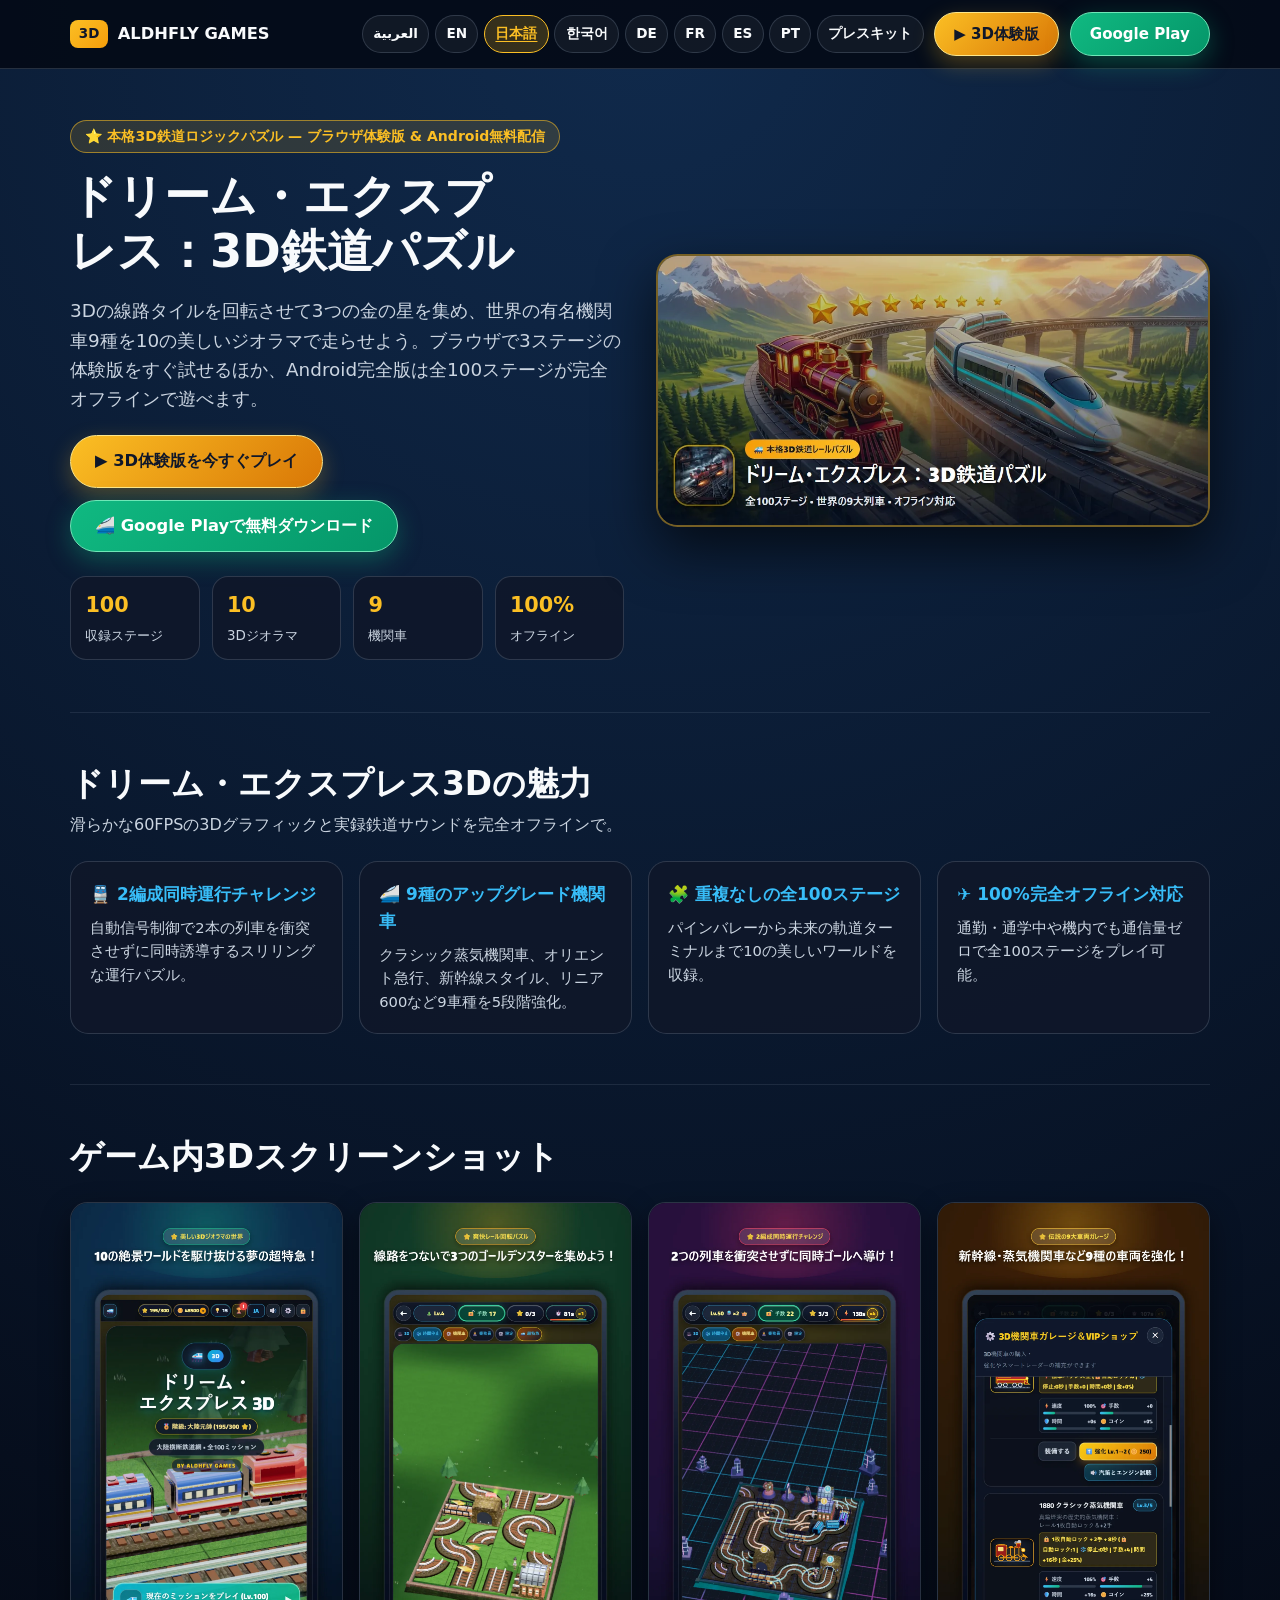
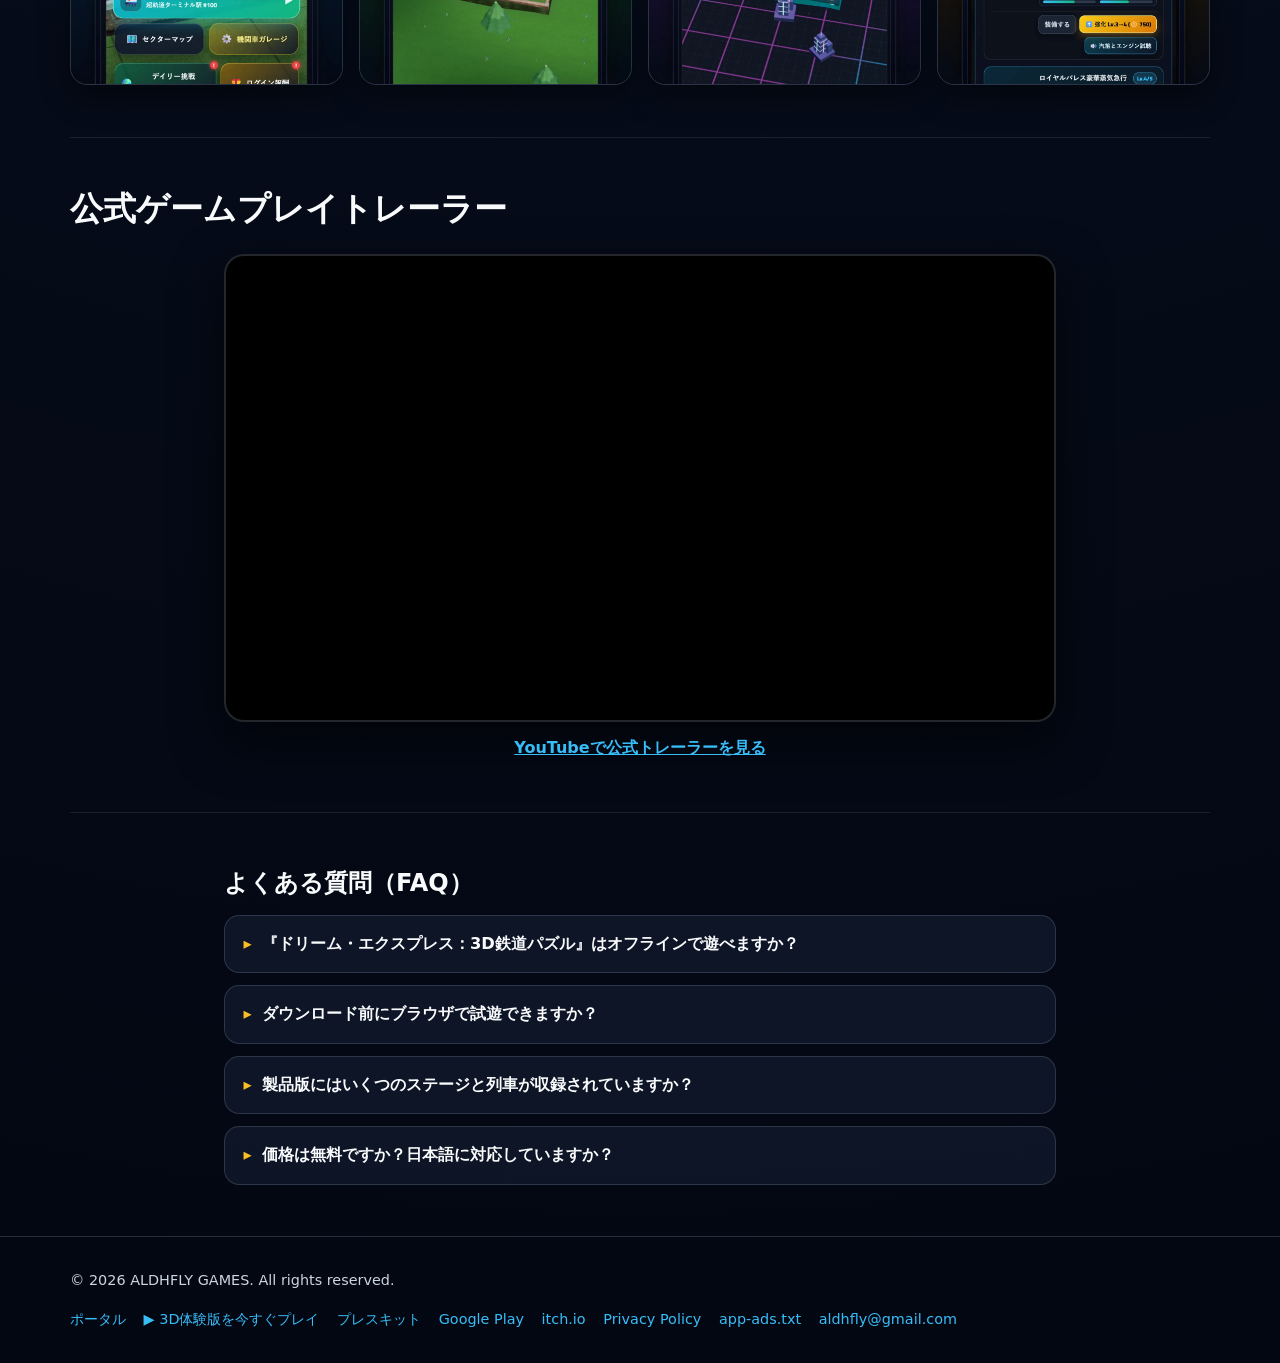
<file: ja/index.html>
<!DOCTYPE html>
<html lang="ja" dir="ltr">
<head>
  <meta charset="UTF-8">
  <meta name="viewport" content="width=device-width, initial-scale=1.0">
  <link rel="icon" type="image/png" href="../assets/app-icon-512.png">
  <title>ドリーム・エクスプレス：3D鉄道パズル — 無料3D体験版 &amp; Google Play</title>
  <meta name="description" content="ブラウザで3ステージの3D体験版を今すぐプレイ、またはGoogle Playで全100ステージの完全版を無料ダウンロード！9種の機関車・2編成同時運行・完全オフライン・8言語対応。">
  <meta name="keywords" content="ドリームエクスプレス, 3D鉄道パズル, 列車パズル, オフラインゲーム, 新幹線ゲーム, ALDHFLY GAMES">
  <link rel="canonical" href="https://aldhfly.github.io/ja/">
  <link rel="alternate" hreflang="ar" href="https://aldhfly.github.io/ar/">
  <link rel="alternate" hreflang="en" href="https://aldhfly.github.io/en/">
  <link rel="alternate" hreflang="ja" href="https://aldhfly.github.io/ja/">
  <link rel="alternate" hreflang="ko" href="https://aldhfly.github.io/ko/">
  <link rel="alternate" hreflang="de" href="https://aldhfly.github.io/de/">
  <link rel="alternate" hreflang="fr" href="https://aldhfly.github.io/fr/">
  <link rel="alternate" hreflang="es" href="https://aldhfly.github.io/es/">
  <link rel="alternate" hreflang="pt" href="https://aldhfly.github.io/pt/">
  <link rel="alternate" hreflang="x-default" href="https://aldhfly.github.io/">

  <meta property="og:type" content="website">
  <meta property="og:site_name" content="ALDHFLY GAMES">
  <meta property="og:url" content="https://aldhfly.github.io/ja/">
  <meta property="og:title" content="ドリーム・エクスプレス：3D鉄道パズル — 無料3D体験版 &amp; Google Play">
  <meta property="og:description" content="ブラウザで3ステージの3D体験版を今すぐプレイ、またはGoogle Playで全100ステージの完全版を無料ダウンロード！9種の機関車・2編成同時運行・完全オフライン・8言語対応。">
  <meta property="og:image" content="https://aldhfly.github.io/assets/og-dream-express.jpg">
  <meta property="og:image:width" content="1200">
  <meta property="og:image:height" content="630">
  <meta property="og:locale" content="ja_JP">

  <meta name="twitter:card" content="summary_large_image">
  <meta name="twitter:title" content="ドリーム・エクスプレス：3D鉄道パズル — 無料3D体験版 &amp; Google Play">
  <meta name="twitter:description" content="ブラウザで3ステージの3D体験版を今すぐプレイ、またはGoogle Playで全100ステージの完全版を無料ダウンロード！9種の機関車・2編成同時運行・完全オフライン・8言語対応。">
  <meta name="twitter:image" content="https://aldhfly.github.io/assets/og-dream-express.jpg">

  <script type="application/ld+json">
{
  "@context": "https://schema.org",
  "@type": [
    "VideoGame",
    "MobileApplication"
  ],
  "name": "ドリーム・エクスプレス：3D鉄道パズル",
  "description": "ブラウザで3ステージの3D体験版を今すぐプレイ、またはGoogle Playで全100ステージの完全版を無料ダウンロード！9種の機関車・2編成同時運行・完全オフライン・8言語対応。",
  "inLanguage": "ja",
  "operatingSystem": "Android",
  "applicationCategory": "GameApplication",
  "genre": [
    "Puzzle",
    "Simulation",
    "Strategy"
  ],
  "gamePlatform": [
    "Android",
    "Web Browser"
  ],
  "url": "https://aldhfly.github.io/ja/",
  "installUrl": "https://play.google.com/store/apps/details?id=com.dreamexpress.puzzletracks",
  "trailer": {
    "@type": "VideoObject",
    "name": "ドリーム・エクスプレス：3D鉄道パズル — Official Trailer",
    "embedUrl": "https://www.youtube-nocookie.com/embed/bqbhpj02LqA",
    "url": "https://www.youtube.com/watch?v=bqbhpj02LqA",
    "thumbnailUrl": "https://i.ytimg.com/vi/bqbhpj02LqA/maxresdefault.jpg"
  },
  "image": "https://aldhfly.github.io/assets/og-dream-express.jpg",
  "author": {
    "@type": "Organization",
    "name": "ALDHFLY GAMES",
    "url": "https://aldhfly.github.io/"
  },
  "offers": {
    "@type": "Offer",
    "price": "0",
    "priceCurrency": "USD"
  }
}
  </script>
  <script type="application/ld+json">
{
  "@context": "https://schema.org",
  "@type": "FAQPage",
  "mainEntity": [
    {
      "@type": "Question",
      "name": "『ドリーム・エクスプレス：3D鉄道パズル』はオフラインで遊べますか？",
      "acceptedAnswer": {
        "@type": "Answer",
        "text": "はい。全100ステージ、9種類の機関車、10の3Dジオラマ、鉄道サウンドはすべて通信不要の100%オフラインでプレイできます。"
      }
    },
    {
      "@type": "Question",
      "name": "ダウンロード前にブラウザで試遊できますか？",
      "acceptedAnswer": {
        "@type": "Answer",
        "text": "はい。aldhfly.github.io/play/ にてインストール不要の3ステージ無料WebGL 3D体験版をすぐにお試しいただけます。"
      }
    },
    {
      "@type": "Question",
      "name": "製品版にはいくつのステージと列車が収録されていますか？",
      "acceptedAnswer": {
        "@type": "Answer",
        "text": "Google Playの完全版（V12.4.0）には重複なしの全100ステージ、2編成同時運行ミッション、5段階強化可能な9種の3D機関車を収録しています。"
      }
    },
    {
      "@type": "Question",
      "name": "価格は無料ですか？日本語に対応していますか？",
      "acceptedAnswer": {
        "@type": "Answer",
        "text": "Google Playで無料ダウンロード可能で、日本語を含む8言語（日本語・英語・アラビア語・韓国語・ドイツ語・フランス語・スペイン語・ポルトガル語）に完全対応しています。"
      }
    }
  ]
}
  </script>
  <style>
    :root {
      --bg-deep: #050b18;
      --bg-card: rgba(15, 23, 42, 0.88);
      --border-subtle: rgba(148, 163, 184, 0.24);
      --gold: #fbbf24;
      --emerald: #10b981;
      --cyan: #38bdf8;
      --text-main: #f8fafc;
      --text-muted: #cbd5e1;
    }
    *, *::before, *::after { box-sizing: border-box; margin: 0; padding: 0; }
    body {
      min-height: 100dvh;
      font-family: system-ui, -apple-system, 'Segoe UI', Roboto, sans-serif;
      background: radial-gradient(circle at 50% 0%, #102a4c 0%, var(--bg-deep) 58%, #030712 100%);
      color: var(--text-main);
      line-height: 1.6;
      text-align: start;
      overflow-x: hidden;
    }
    a { color: inherit; text-decoration: none; }
    a:focus-visible, button:focus-visible, summary:focus-visible {
      outline: 2px solid var(--gold);
      outline-offset: 2px;
    }
    .container { width: min(1140px, 100% - 2rem); margin-inline: auto; }
    .site-header {
      position: sticky;
      top: 0;
      z-index: 30;
      background: rgba(5, 11, 24, 0.94);
      border-bottom: 1px solid var(--border-subtle);
      padding-block: 0.75rem;
    }
    .nav-inner {
      display: flex;
      align-items: center;
      justify-content: space-between;
      gap: 0.85rem;
      flex-wrap: wrap;
    }
    .brand {
      display: inline-flex;
      align-items: center;
      gap: 0.6rem;
      font-weight: 800;
      font-size: 1.02rem;
    }
    .brand-dot {
      display: inline-flex;
      align-items: center;
      justify-content: center;
      padding: 0.2rem 0.55rem;
      border-radius: 0.5rem;
      background: linear-gradient(135deg, var(--gold), #f59e0b);
      color: #0f172a;
      font-weight: 900;
      font-size: 0.84rem;
    }
    .site-nav {
      display: flex;
      align-items: center;
      gap: 0.65rem;
      flex-wrap: wrap;
    }
    .nav-list {
      list-style: none;
      display: flex;
      align-items: center;
      gap: 0.35rem;
      flex-wrap: wrap;
    }
    .nav-link {
      display: inline-flex;
      align-items: center;
      min-block-size: 2.35rem;
      padding: 0.3rem 0.65rem;
      border-radius: 999px;
      border: 1px solid var(--border-subtle);
      background: rgba(255, 255, 255, 0.05);
      font-size: 0.85rem;
      font-weight: 700;
      color: var(--text-main);
    }
    .nav-link[aria-current="page"] {
      background: rgba(251, 191, 36, 0.2);
      border-color: var(--gold);
      color: var(--gold);
      text-decoration: underline;
      text-underline-offset: 3px;
    }
    .btn {
      display: inline-flex;
      align-items: center;
      justify-content: center;
      gap: 0.5rem;
      min-block-size: 2.75rem;
      padding: 0.55rem 1.2rem;
      border-radius: 999px;
      font-size: 0.94rem;
      font-weight: 800;
      border: 1px solid transparent;
      cursor: pointer;
      transition: transform 0.15s ease;
    }
    .btn:hover { transform: translateY(-2px); }
    .btn-demo {
      background: linear-gradient(135deg, var(--gold), #d97706);
      border-color: #fde68a;
      color: #0f172a;
      box-shadow: 0 8px 22px rgba(251, 191, 36, 0.28);
    }
    .btn-play {
      background: linear-gradient(135deg, var(--emerald), #059669);
      border-color: #6ee7b7;
      color: #ffffff;
      box-shadow: 0 8px 24px rgba(16, 185, 129, 0.34);
    }
    .btn-ghost {
      background: rgba(56, 189, 248, 0.14);
      border-color: rgba(56, 189, 248, 0.55);
      color: #e0f2fe;
    }
    .hero {
      padding-block: clamp(2rem, 4vw, 3.5rem);
      display: grid;
      grid-template-columns: repeat(auto-fit, minmax(min(100%, 21rem), 1fr));
      gap: 2rem;
      align-items: center;
    }
    .hero-copy { display: flex; flex-direction: column; align-items: flex-start; gap: 1rem; }
    .eyebrow {
      display: inline-flex;
      align-items: center;
      gap: 0.45rem;
      min-block-size: 2rem;
      padding: 0.25rem 0.85rem;
      border-radius: 999px;
      background: rgba(251, 191, 36, 0.14);
      border: 1px solid rgba(251, 191, 36, 0.55);
      color: var(--gold);
      font-size: 0.88rem;
      font-weight: 800;
    }
    h1 {
      font-size: clamp(1.75rem, 1.15rem + 2.4vw, 2.9rem);
      line-height: 1.2;
      font-weight: 900;
      text-wrap: balance;
    }
    .hero-lead {
      font-size: clamp(1rem, 0.92rem + 0.32vw, 1.15rem);
      color: var(--text-muted);
      max-width: 60ch;
      text-wrap: pretty;
    }
    .cta-row { display: flex; flex-wrap: wrap; gap: 0.75rem; margin-top: 0.35rem; }
    .btn-hero-lg { min-block-size: 3.25rem; padding: 0.75rem 1.5rem; font-size: 1.02rem; }
    .stats-strip {
      display: grid;
      grid-template-columns: repeat(auto-fit, minmax(7.2rem, 1fr));
      gap: 0.75rem;
      width: 100%;
      margin-top: 0.5rem;
    }
    .stat-box {
      background: var(--bg-card);
      border: 1px solid var(--border-subtle);
      border-radius: 1rem;
      padding: 0.75rem 0.9rem;
      min-block-size: 4.5rem;
    }
    .stat-box strong { display: block; font-size: 1.3rem; font-weight: 900; color: var(--gold); }
    .stat-box span { font-size: 0.84rem; color: var(--text-muted); }
    .hero-visual {
      border-radius: 1.35rem;
      overflow: hidden;
      border: 2px solid rgba(251, 191, 36, 0.45);
      box-shadow: 0 22px 55px rgba(0, 0, 0, 0.65);
      background: #091326;
    }
    .hero-visual img { width: 100%; height: auto; display: block; object-fit: cover; }
    .section { padding-block: clamp(2rem, 4vw, 3.25rem); border-top: 1px solid rgba(148, 163, 184, 0.14); }
    .section-head { margin-bottom: 1.5rem; }
    .section-head h2 { font-size: clamp(1.35rem, 1.05rem + 1.3vw, 2.05rem); font-weight: 900; line-height: 1.25; }
    .section-head p { color: var(--text-muted); max-width: 62ch; margin-top: 0.4rem; }
    .features-wrap { container-type: inline-size; }
    .features-grid { display: grid; grid-template-columns: 1fr; gap: 1rem; }
    @container (min-width: 38rem) { .features-grid { grid-template-columns: repeat(2, 1fr); } }
    @container (min-width: 58rem) { .features-grid { grid-template-columns: repeat(4, 1fr); } }
    .feature-card {
      background: var(--bg-card);
      border: 1px solid var(--border-subtle);
      border-radius: 1.15rem;
      padding: 1.2rem;
      display: flex;
      flex-direction: column;
      gap: 0.45rem;
    }
    .feature-card h3 { font-size: 1.06rem; font-weight: 800; color: var(--cyan); }
    .feature-card p { font-size: 0.92rem; color: var(--text-muted); }
    .shots-grid { display: grid; grid-template-columns: repeat(auto-fit, minmax(12rem, 1fr)); gap: 1rem; }
    .shot-card {
      border-radius: 1.1rem;
      overflow: hidden;
      border: 1px solid var(--border-subtle);
      background: #09111f;
      box-shadow: 0 12px 30px rgba(0, 0, 0, 0.45);
    }
    .shot-card img { width: 100%; height: auto; aspect-ratio: 9 / 16; object-fit: cover; display: block; }
    .video-frame {
      max-width: 52rem;
      margin-inline: auto;
      border-radius: 1.25rem;
      overflow: hidden;
      border: 2px solid var(--border-subtle);
      box-shadow: 0 20px 50px rgba(0, 0, 0, 0.6);
      aspect-ratio: 16 / 9;
      background: #000;
    }
    .video-frame iframe { width: 100%; height: 100%; border: 0; }
    .video-fallback { text-align: center; margin-top: 0.85rem; }
    .video-fallback a { color: var(--cyan); text-decoration: underline; font-weight: 700; }
    .faq-section { display: grid; gap: 0.75rem; max-width: 52rem; margin-inline: auto; }
    .faq-section details {
      background: var(--bg-card);
      border: 1px solid var(--border-subtle);
      border-radius: 0.95rem;
      padding: 0.95rem 1.15rem;
    }
    .faq-section summary {
      list-style: none;
      display: flex;
      align-items: center;
      gap: 0.65rem;
      font-weight: 800;
      font-size: 1.02rem;
      cursor: pointer;
      color: var(--text-main);
    }
    .faq-section summary::before {
      content: "▸";
      color: var(--gold);
      display: inline-block;
      transition: rotate 0.2s ease;
    }
    .faq-section summary:dir(rtl)::before { rotate: 180deg; }
    .faq-section details[open] > summary::before { rotate: 90deg; }
    .faq-section details p { margin-top: 0.7rem; color: var(--text-muted); font-size: 0.96rem; }
    .footer { padding-block: 2rem; border-top: 1px solid var(--border-subtle); color: var(--text-muted); font-size: 0.9rem; }
    .footer-inner { display: flex; flex-wrap: wrap; align-items: center; justify-content: space-between; gap: 1rem; }
    .footer-links { display: flex; flex-wrap: wrap; gap: 1.1rem; }
    .footer-links a { color: var(--cyan); overflow-wrap: anywhere; }
  </style>
</head>
<body>
  <header class="site-header">
    <div class="container nav-inner">
      <a class="brand" href="../">
        <span class="brand-dot">3D</span>
        <span>ALDHFLY GAMES</span>
      </a>
      <nav class="site-nav" aria-label="Primary">
        <ul class="nav-list">
          <li><a class="nav-link" href="../ar/">العربية</a></li><li><a class="nav-link" href="../en/">EN</a></li><li><a class="nav-link" href="../ja/" aria-current="page">日本語</a></li><li><a class="nav-link" href="../ko/">한국어</a></li><li><a class="nav-link" href="../de/">DE</a></li><li><a class="nav-link" href="../fr/">FR</a></li><li><a class="nav-link" href="../es/">ES</a></li><li><a class="nav-link" href="../pt/">PT</a></li>
          <li><a class="nav-link" href="../press/">プレスキット</a></li>
        </ul>
        <a class="btn btn-demo" href="../play/">▶ 3D体験版</a>
        <a class="btn btn-play" href="https://play.google.com/store/apps/details?id=com.dreamexpress.puzzletracks" target="_blank" rel="noopener">Google Play</a>
      </nav>
    </div>
  </header>

  <main class="container">
    <section class="hero">
      <div class="hero-copy">
        <span class="eyebrow">⭐ 本格3D鉄道ロジックパズル — ブラウザ体験版 &amp; Android無料配信</span>
        <h1>ドリーム・エクスプレス：3D鉄道パズル</h1>
        <p class="hero-lead">3Dの線路タイルを回転させて3つの金の星を集め、世界の有名機関車9種を10の美しいジオラマで走らせよう。ブラウザで3ステージの体験版をすぐ試せるほか、Android完全版は全100ステージが完全オフラインで遊べます。</p>
        <div class="cta-row">
          <a class="btn btn-demo btn-hero-lg" href="../play/">▶ 3D体験版を今すぐプレイ</a>
          <a class="btn btn-play btn-hero-lg" href="https://play.google.com/store/apps/details?id=com.dreamexpress.puzzletracks" target="_blank" rel="noopener">🚄 Google Playで無料ダウンロード</a>
        </div>
        <div class="stats-strip">
          <div class="stat-box"><strong>100</strong><span>収録ステージ</span></div>
          <div class="stat-box"><strong>10</strong><span>3Dジオラマ</span></div>
          <div class="stat-box"><strong>9</strong><span>機関車</span></div>
          <div class="stat-box"><strong>100%</strong><span>オフライン</span></div>
        </div>
      </div>
      <div class="hero-visual">
        <img src="../assets/loc/ja/banner.webp" alt="ドリーム・エクスプレス：3D鉄道パズル バナー" width="1024" height="500" fetchpriority="high">
      </div>
    </section>

    <section class="section features-wrap">
      <div class="section-head">
        <h2>ドリーム・エクスプレス3Dの魅力</h2>
        <p>滑らかな60FPSの3Dグラフィックと実録鉄道サウンドを完全オフラインで。</p>
      </div>
      <div class="features-grid">
        <article class="feature-card"><h3>🚆 2編成同時運行チャレンジ</h3><p>自動信号制御で2本の列車を衝突させずに同時誘導するスリリングな運行パズル。</p></article>
        <article class="feature-card"><h3>🚄 9種のアップグレード機関車</h3><p>クラシック蒸気機関車、オリエント急行、新幹線スタイル、リニア600など9車種を5段階強化。</p></article>
        <article class="feature-card"><h3>🧩 重複なしの全100ステージ</h3><p>パインバレーから未来の軌道ターミナルまで10の美しいワールドを収録。</p></article>
        <article class="feature-card"><h3>✈️ 100%完全オフライン対応</h3><p>通勤・通学中や機内でも通信量ゼロで全100ステージをプレイ可能。</p></article>
      </div>
    </section>

    <section class="section">
      <div class="section-head">
        <h2>ゲーム内3Dスクリーンショット</h2>
      </div>
      <div class="shots-grid">
        <div class="shot-card"><img src="../assets/loc/ja/shot_01.webp" alt="ドリーム・エクスプレス 3D — 10の美しいワールド" width="1080" height="1920" loading="lazy"></div>
        <div class="shot-card"><img src="../assets/loc/ja/shot_02.webp" alt="ドリーム・エクスプレス 3D — 線路回転と3つの星パズル" width="1080" height="1920" loading="lazy"></div>
        <div class="shot-card"><img src="../assets/loc/ja/shot_04.webp" alt="ドリーム・エクスプレス 3D — 2編成同時運行ミッション" width="1080" height="1920" loading="lazy"></div>
        <div class="shot-card"><img src="../assets/loc/ja/shot_05.webp" alt="ドリーム・エクスプレス 3D — 9種の3D機関車ガレージ" width="1080" height="1920" loading="lazy"></div>
      </div>
    </section>

    <section class="section">
      <div class="section-head">
        <h2>公式ゲームプレイトレーラー</h2>
      </div>
      <div class="video-frame">
        <iframe src="https://www.youtube-nocookie.com/embed/bqbhpj02LqA?rel=0" title="ドリーム・エクスプレス：3D鉄道パズル — Trailer" loading="lazy" allowfullscreen></iframe>
      </div>
      <p class="video-fallback">
        <a href="https://www.youtube.com/watch?v=bqbhpj02LqA" target="_blank" rel="noopener">YouTubeで公式トレーラーを見る</a>
      </p>
    </section>

    <section class="section">
      <div class="faq-section" aria-labelledby="faq-heading">
        <h2 id="faq-heading">よくある質問（FAQ）</h2>
      <details>
        <summary>『ドリーム・エクスプレス：3D鉄道パズル』はオフラインで遊べますか？</summary>
        <p>はい。全100ステージ、9種類の機関車、10の3Dジオラマ、鉄道サウンドはすべて通信不要の100%オフラインでプレイできます。</p>
      </details>
      <details>
        <summary>ダウンロード前にブラウザで試遊できますか？</summary>
        <p>はい。aldhfly.github.io/play/ にてインストール不要の3ステージ無料WebGL 3D体験版をすぐにお試しいただけます。</p>
      </details>
      <details>
        <summary>製品版にはいくつのステージと列車が収録されていますか？</summary>
        <p>Google Playの完全版（V12.4.0）には重複なしの全100ステージ、2編成同時運行ミッション、5段階強化可能な9種の3D機関車を収録しています。</p>
      </details>
      <details>
        <summary>価格は無料ですか？日本語に対応していますか？</summary>
        <p>Google Playで無料ダウンロード可能で、日本語を含む8言語（日本語・英語・アラビア語・韓国語・ドイツ語・フランス語・スペイン語・ポルトガル語）に完全対応しています。</p>
      </details>
      </div>
    </section>
  </main>

  <footer class="footer">
    <div class="container footer-inner">
      <div>© 2026 ALDHFLY GAMES. All rights reserved.</div>
      <nav class="footer-links" aria-label="Footer Links">
        <a href="../">ポータル</a>
        <a href="../play/">▶ 3D体験版を今すぐプレイ</a>
        <a href="../press/">プレスキット</a>
        <a href="https://play.google.com/store/apps/details?id=com.dreamexpress.puzzletracks" target="_blank" rel="noopener">Google Play</a>
        <a href="https://aldhfly.itch.io/dream-express-3d" target="_blank" rel="noopener">itch.io</a>
        <a href="../privacy_policy.html">Privacy Policy</a>
        <a href="../app-ads.txt">app-ads.txt</a>
        <a href="mailto:aldhfly@gmail.com">aldhfly@gmail.com</a>
      </nav>
    </div>
  </footer>
</body>
</html>
</file>
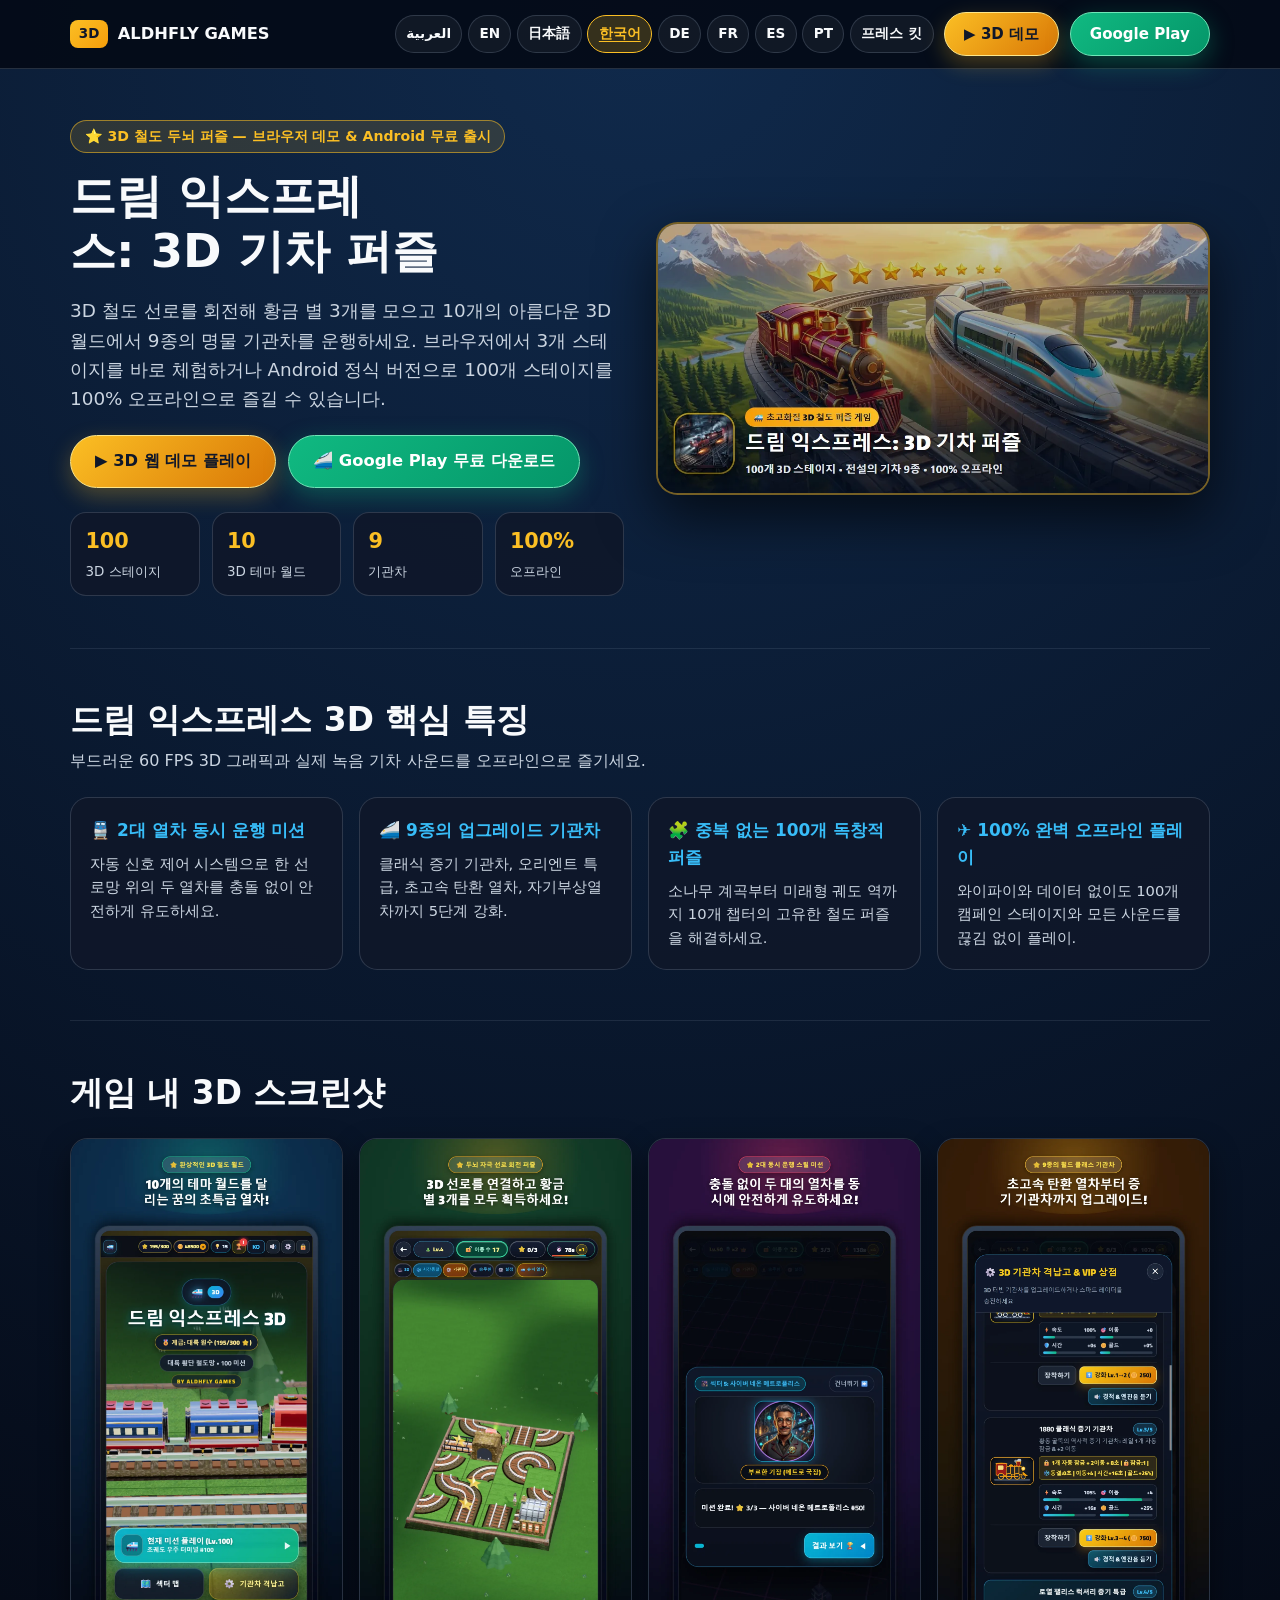
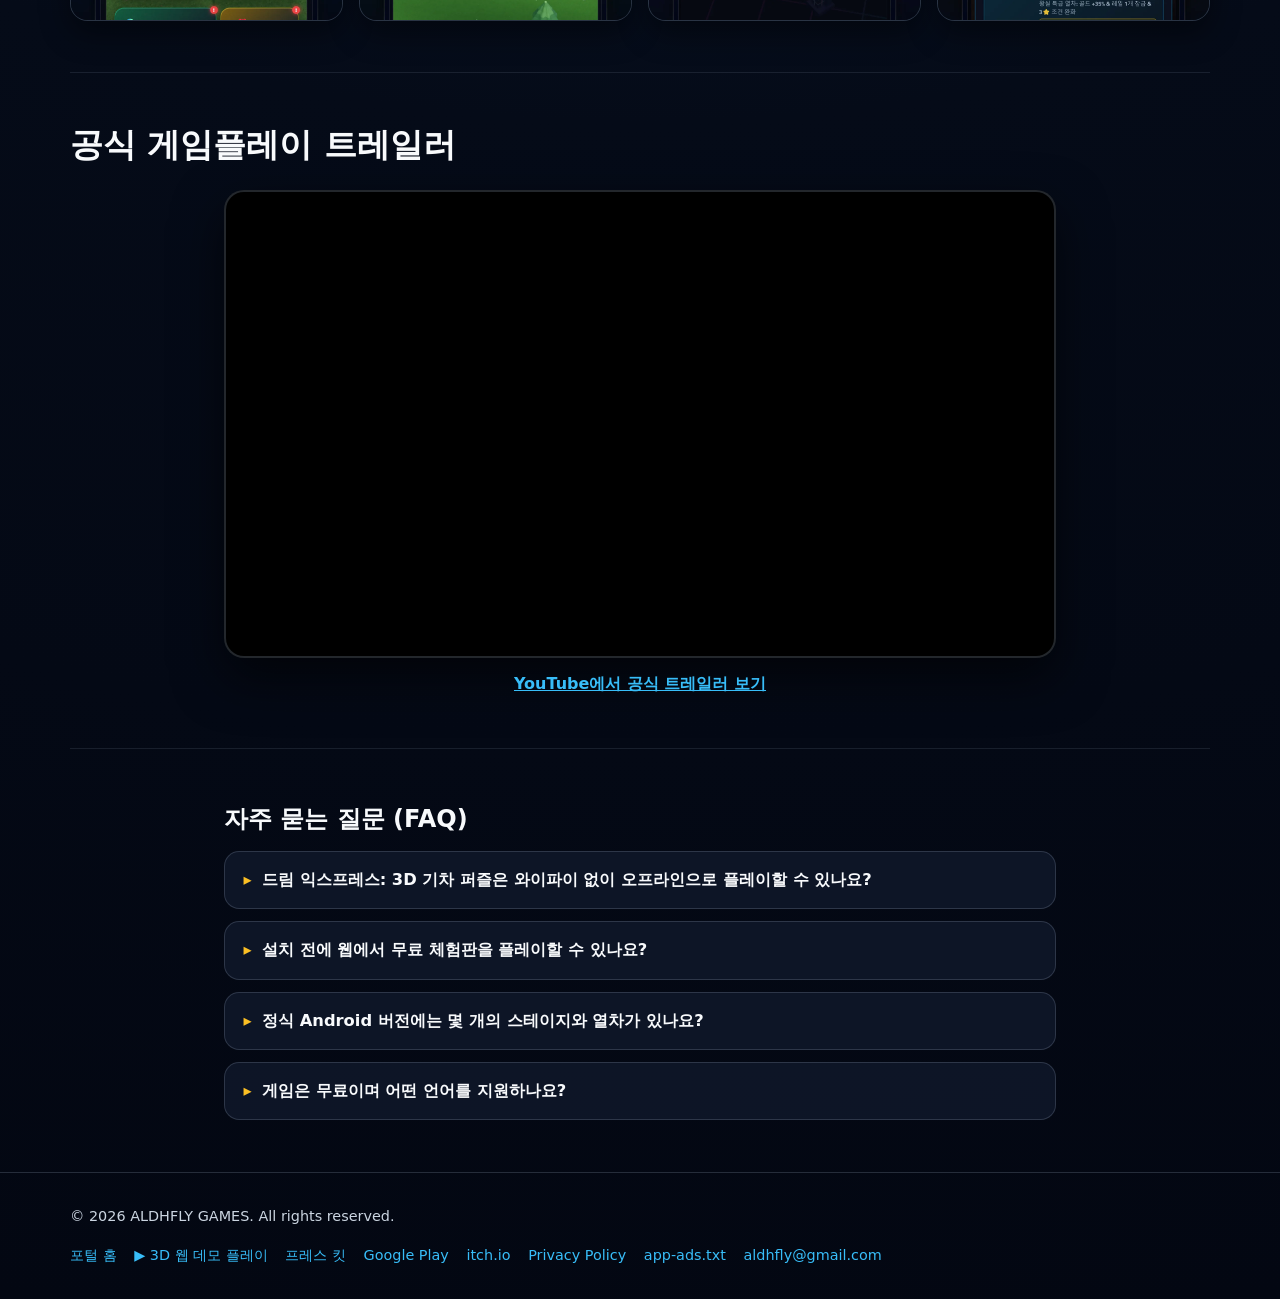
<file: ko/index.html>
<!DOCTYPE html>
<html lang="ko" dir="ltr">
<head>
  <meta charset="UTF-8">
  <meta name="viewport" content="width=device-width, initial-scale=1.0">
  <link rel="icon" type="image/png" href="../assets/app-icon-512.png">
  <title>드림 익스프레스: 3D 기차 퍼즐 — 3D 웹 데모 &amp; Google Play 무료 다운로드</title>
  <meta name="description" content="브라우저에서 3스테이지 3D 웹 데모를 바로 플레이하거나 Google Play에서 100개 오프라인 스테이지 정식 버전을 무료 다운로드하세요! 9종 기관차·2대 동시 운행·8개 국어 지원.">
  <meta name="keywords" content="드림 익스프레스, 3D 기차 퍼즐, 철도 퍼즐, 오프라인 두뇌 게임, 기차 게임, ALDHFLY GAMES">
  <link rel="canonical" href="https://aldhfly.github.io/ko/">
  <link rel="alternate" hreflang="ar" href="https://aldhfly.github.io/ar/">
  <link rel="alternate" hreflang="en" href="https://aldhfly.github.io/en/">
  <link rel="alternate" hreflang="ja" href="https://aldhfly.github.io/ja/">
  <link rel="alternate" hreflang="ko" href="https://aldhfly.github.io/ko/">
  <link rel="alternate" hreflang="de" href="https://aldhfly.github.io/de/">
  <link rel="alternate" hreflang="fr" href="https://aldhfly.github.io/fr/">
  <link rel="alternate" hreflang="es" href="https://aldhfly.github.io/es/">
  <link rel="alternate" hreflang="pt" href="https://aldhfly.github.io/pt/">
  <link rel="alternate" hreflang="x-default" href="https://aldhfly.github.io/">

  <meta property="og:type" content="website">
  <meta property="og:site_name" content="ALDHFLY GAMES">
  <meta property="og:url" content="https://aldhfly.github.io/ko/">
  <meta property="og:title" content="드림 익스프레스: 3D 기차 퍼즐 — 3D 웹 데모 &amp; Google Play 무료 다운로드">
  <meta property="og:description" content="브라우저에서 3스테이지 3D 웹 데모를 바로 플레이하거나 Google Play에서 100개 오프라인 스테이지 정식 버전을 무료 다운로드하세요! 9종 기관차·2대 동시 운행·8개 국어 지원.">
  <meta property="og:image" content="https://aldhfly.github.io/assets/og-dream-express.jpg">
  <meta property="og:image:width" content="1200">
  <meta property="og:image:height" content="630">
  <meta property="og:locale" content="ko_KR">

  <meta name="twitter:card" content="summary_large_image">
  <meta name="twitter:title" content="드림 익스프레스: 3D 기차 퍼즐 — 3D 웹 데모 &amp; Google Play 무료 다운로드">
  <meta name="twitter:description" content="브라우저에서 3스테이지 3D 웹 데모를 바로 플레이하거나 Google Play에서 100개 오프라인 스테이지 정식 버전을 무료 다운로드하세요! 9종 기관차·2대 동시 운행·8개 국어 지원.">
  <meta name="twitter:image" content="https://aldhfly.github.io/assets/og-dream-express.jpg">

  <script type="application/ld+json">
{
  "@context": "https://schema.org",
  "@type": [
    "VideoGame",
    "MobileApplication"
  ],
  "name": "드림 익스프레스: 3D 기차 퍼즐",
  "description": "브라우저에서 3스테이지 3D 웹 데모를 바로 플레이하거나 Google Play에서 100개 오프라인 스테이지 정식 버전을 무료 다운로드하세요! 9종 기관차·2대 동시 운행·8개 국어 지원.",
  "inLanguage": "ko",
  "operatingSystem": "Android",
  "applicationCategory": "GameApplication",
  "genre": [
    "Puzzle",
    "Simulation",
    "Strategy"
  ],
  "gamePlatform": [
    "Android",
    "Web Browser"
  ],
  "url": "https://aldhfly.github.io/ko/",
  "installUrl": "https://play.google.com/store/apps/details?id=com.dreamexpress.puzzletracks",
  "trailer": {
    "@type": "VideoObject",
    "name": "드림 익스프레스: 3D 기차 퍼즐 — Official Trailer",
    "embedUrl": "https://www.youtube-nocookie.com/embed/bqbhpj02LqA",
    "url": "https://www.youtube.com/watch?v=bqbhpj02LqA",
    "thumbnailUrl": "https://i.ytimg.com/vi/bqbhpj02LqA/maxresdefault.jpg"
  },
  "image": "https://aldhfly.github.io/assets/og-dream-express.jpg",
  "author": {
    "@type": "Organization",
    "name": "ALDHFLY GAMES",
    "url": "https://aldhfly.github.io/"
  },
  "offers": {
    "@type": "Offer",
    "price": "0",
    "priceCurrency": "USD"
  }
}
  </script>
  <script type="application/ld+json">
{
  "@context": "https://schema.org",
  "@type": "FAQPage",
  "mainEntity": [
    {
      "@type": "Question",
      "name": "드림 익스프레스: 3D 기차 퍼즐은 와이파이 없이 오프라인으로 플레이할 수 있나요?",
      "acceptedAnswer": {
        "@type": "Answer",
        "text": "네. 100개의 모든 캠페인 스테이지, 9종의 기관차, 10개 3D 테마 월드 및 사운드가 100% 오프라인으로 작동합니다."
      }
    },
    {
      "@type": "Question",
      "name": "설치 전에 웹에서 무료 체험판을 플레이할 수 있나요?",
      "acceptedAnswer": {
        "@type": "Answer",
        "text": "네. aldhfly.github.io/play/ 에서 별도 설치 없이 3개 스테이지 WebGL 3D 데모를 바로 플레이할 수 있습니다."
      }
    },
    {
      "@type": "Question",
      "name": "정식 Android 버전에는 몇 개의 스테이지와 열차가 있나요?",
      "acceptedAnswer": {
        "@type": "Answer",
        "text": "Google Play 정식 버전(V12.4.0)은 중복 없는 100개 스테이지, 충돌 없는 2대 열차 동시 운행 미션, 5단계 업그레이드가 가능한 9종의 3D 기관차를 제공합니다."
      }
    },
    {
      "@type": "Question",
      "name": "게임은 무료이며 어떤 언어를 지원하나요?",
      "acceptedAnswer": {
        "@type": "Answer",
        "text": "Google Play에서 무료로 다운로드할 수 있으며 한국어, 영어, 아랍어, 일본어, 독일어, 프랑스어, 스페인어, 포르투갈어 등 8개 국어를 완벽 지원합니다."
      }
    }
  ]
}
  </script>
  <style>
    :root {
      --bg-deep: #050b18;
      --bg-card: rgba(15, 23, 42, 0.88);
      --border-subtle: rgba(148, 163, 184, 0.24);
      --gold: #fbbf24;
      --emerald: #10b981;
      --cyan: #38bdf8;
      --text-main: #f8fafc;
      --text-muted: #cbd5e1;
    }
    *, *::before, *::after { box-sizing: border-box; margin: 0; padding: 0; }
    body {
      min-height: 100dvh;
      font-family: system-ui, -apple-system, 'Segoe UI', Roboto, sans-serif;
      background: radial-gradient(circle at 50% 0%, #102a4c 0%, var(--bg-deep) 58%, #030712 100%);
      color: var(--text-main);
      line-height: 1.6;
      text-align: start;
      overflow-x: hidden;
    }
    a { color: inherit; text-decoration: none; }
    a:focus-visible, button:focus-visible, summary:focus-visible {
      outline: 2px solid var(--gold);
      outline-offset: 2px;
    }
    .container { width: min(1140px, 100% - 2rem); margin-inline: auto; }
    .site-header {
      position: sticky;
      top: 0;
      z-index: 30;
      background: rgba(5, 11, 24, 0.94);
      border-bottom: 1px solid var(--border-subtle);
      padding-block: 0.75rem;
    }
    .nav-inner {
      display: flex;
      align-items: center;
      justify-content: space-between;
      gap: 0.85rem;
      flex-wrap: wrap;
    }
    .brand {
      display: inline-flex;
      align-items: center;
      gap: 0.6rem;
      font-weight: 800;
      font-size: 1.02rem;
    }
    .brand-dot {
      display: inline-flex;
      align-items: center;
      justify-content: center;
      padding: 0.2rem 0.55rem;
      border-radius: 0.5rem;
      background: linear-gradient(135deg, var(--gold), #f59e0b);
      color: #0f172a;
      font-weight: 900;
      font-size: 0.84rem;
    }
    .site-nav {
      display: flex;
      align-items: center;
      gap: 0.65rem;
      flex-wrap: wrap;
    }
    .nav-list {
      list-style: none;
      display: flex;
      align-items: center;
      gap: 0.35rem;
      flex-wrap: wrap;
    }
    .nav-link {
      display: inline-flex;
      align-items: center;
      min-block-size: 2.35rem;
      padding: 0.3rem 0.65rem;
      border-radius: 999px;
      border: 1px solid var(--border-subtle);
      background: rgba(255, 255, 255, 0.05);
      font-size: 0.85rem;
      font-weight: 700;
      color: var(--text-main);
    }
    .nav-link[aria-current="page"] {
      background: rgba(251, 191, 36, 0.2);
      border-color: var(--gold);
      color: var(--gold);
      text-decoration: underline;
      text-underline-offset: 3px;
    }
    .btn {
      display: inline-flex;
      align-items: center;
      justify-content: center;
      gap: 0.5rem;
      min-block-size: 2.75rem;
      padding: 0.55rem 1.2rem;
      border-radius: 999px;
      font-size: 0.94rem;
      font-weight: 800;
      border: 1px solid transparent;
      cursor: pointer;
      transition: transform 0.15s ease;
    }
    .btn:hover { transform: translateY(-2px); }
    .btn-demo {
      background: linear-gradient(135deg, var(--gold), #d97706);
      border-color: #fde68a;
      color: #0f172a;
      box-shadow: 0 8px 22px rgba(251, 191, 36, 0.28);
    }
    .btn-play {
      background: linear-gradient(135deg, var(--emerald), #059669);
      border-color: #6ee7b7;
      color: #ffffff;
      box-shadow: 0 8px 24px rgba(16, 185, 129, 0.34);
    }
    .btn-ghost {
      background: rgba(56, 189, 248, 0.14);
      border-color: rgba(56, 189, 248, 0.55);
      color: #e0f2fe;
    }
    .hero {
      padding-block: clamp(2rem, 4vw, 3.5rem);
      display: grid;
      grid-template-columns: repeat(auto-fit, minmax(min(100%, 21rem), 1fr));
      gap: 2rem;
      align-items: center;
    }
    .hero-copy { display: flex; flex-direction: column; align-items: flex-start; gap: 1rem; }
    .eyebrow {
      display: inline-flex;
      align-items: center;
      gap: 0.45rem;
      min-block-size: 2rem;
      padding: 0.25rem 0.85rem;
      border-radius: 999px;
      background: rgba(251, 191, 36, 0.14);
      border: 1px solid rgba(251, 191, 36, 0.55);
      color: var(--gold);
      font-size: 0.88rem;
      font-weight: 800;
    }
    h1 {
      font-size: clamp(1.75rem, 1.15rem + 2.4vw, 2.9rem);
      line-height: 1.2;
      font-weight: 900;
      text-wrap: balance;
    }
    .hero-lead {
      font-size: clamp(1rem, 0.92rem + 0.32vw, 1.15rem);
      color: var(--text-muted);
      max-width: 60ch;
      text-wrap: pretty;
    }
    .cta-row { display: flex; flex-wrap: wrap; gap: 0.75rem; margin-top: 0.35rem; }
    .btn-hero-lg { min-block-size: 3.25rem; padding: 0.75rem 1.5rem; font-size: 1.02rem; }
    .stats-strip {
      display: grid;
      grid-template-columns: repeat(auto-fit, minmax(7.2rem, 1fr));
      gap: 0.75rem;
      width: 100%;
      margin-top: 0.5rem;
    }
    .stat-box {
      background: var(--bg-card);
      border: 1px solid var(--border-subtle);
      border-radius: 1rem;
      padding: 0.75rem 0.9rem;
      min-block-size: 4.5rem;
    }
    .stat-box strong { display: block; font-size: 1.3rem; font-weight: 900; color: var(--gold); }
    .stat-box span { font-size: 0.84rem; color: var(--text-muted); }
    .hero-visual {
      border-radius: 1.35rem;
      overflow: hidden;
      border: 2px solid rgba(251, 191, 36, 0.45);
      box-shadow: 0 22px 55px rgba(0, 0, 0, 0.65);
      background: #091326;
    }
    .hero-visual img { width: 100%; height: auto; display: block; object-fit: cover; }
    .section { padding-block: clamp(2rem, 4vw, 3.25rem); border-top: 1px solid rgba(148, 163, 184, 0.14); }
    .section-head { margin-bottom: 1.5rem; }
    .section-head h2 { font-size: clamp(1.35rem, 1.05rem + 1.3vw, 2.05rem); font-weight: 900; line-height: 1.25; }
    .section-head p { color: var(--text-muted); max-width: 62ch; margin-top: 0.4rem; }
    .features-wrap { container-type: inline-size; }
    .features-grid { display: grid; grid-template-columns: 1fr; gap: 1rem; }
    @container (min-width: 38rem) { .features-grid { grid-template-columns: repeat(2, 1fr); } }
    @container (min-width: 58rem) { .features-grid { grid-template-columns: repeat(4, 1fr); } }
    .feature-card {
      background: var(--bg-card);
      border: 1px solid var(--border-subtle);
      border-radius: 1.15rem;
      padding: 1.2rem;
      display: flex;
      flex-direction: column;
      gap: 0.45rem;
    }
    .feature-card h3 { font-size: 1.06rem; font-weight: 800; color: var(--cyan); }
    .feature-card p { font-size: 0.92rem; color: var(--text-muted); }
    .shots-grid { display: grid; grid-template-columns: repeat(auto-fit, minmax(12rem, 1fr)); gap: 1rem; }
    .shot-card {
      border-radius: 1.1rem;
      overflow: hidden;
      border: 1px solid var(--border-subtle);
      background: #09111f;
      box-shadow: 0 12px 30px rgba(0, 0, 0, 0.45);
    }
    .shot-card img { width: 100%; height: auto; aspect-ratio: 9 / 16; object-fit: cover; display: block; }
    .video-frame {
      max-width: 52rem;
      margin-inline: auto;
      border-radius: 1.25rem;
      overflow: hidden;
      border: 2px solid var(--border-subtle);
      box-shadow: 0 20px 50px rgba(0, 0, 0, 0.6);
      aspect-ratio: 16 / 9;
      background: #000;
    }
    .video-frame iframe { width: 100%; height: 100%; border: 0; }
    .video-fallback { text-align: center; margin-top: 0.85rem; }
    .video-fallback a { color: var(--cyan); text-decoration: underline; font-weight: 700; }
    .faq-section { display: grid; gap: 0.75rem; max-width: 52rem; margin-inline: auto; }
    .faq-section details {
      background: var(--bg-card);
      border: 1px solid var(--border-subtle);
      border-radius: 0.95rem;
      padding: 0.95rem 1.15rem;
    }
    .faq-section summary {
      list-style: none;
      display: flex;
      align-items: center;
      gap: 0.65rem;
      font-weight: 800;
      font-size: 1.02rem;
      cursor: pointer;
      color: var(--text-main);
    }
    .faq-section summary::before {
      content: "▸";
      color: var(--gold);
      display: inline-block;
      transition: rotate 0.2s ease;
    }
    .faq-section summary:dir(rtl)::before { rotate: 180deg; }
    .faq-section details[open] > summary::before { rotate: 90deg; }
    .faq-section details p { margin-top: 0.7rem; color: var(--text-muted); font-size: 0.96rem; }
    .footer { padding-block: 2rem; border-top: 1px solid var(--border-subtle); color: var(--text-muted); font-size: 0.9rem; }
    .footer-inner { display: flex; flex-wrap: wrap; align-items: center; justify-content: space-between; gap: 1rem; }
    .footer-links { display: flex; flex-wrap: wrap; gap: 1.1rem; }
    .footer-links a { color: var(--cyan); overflow-wrap: anywhere; }
  </style>
</head>
<body>
  <header class="site-header">
    <div class="container nav-inner">
      <a class="brand" href="../">
        <span class="brand-dot">3D</span>
        <span>ALDHFLY GAMES</span>
      </a>
      <nav class="site-nav" aria-label="Primary">
        <ul class="nav-list">
          <li><a class="nav-link" href="../ar/">العربية</a></li><li><a class="nav-link" href="../en/">EN</a></li><li><a class="nav-link" href="../ja/">日本語</a></li><li><a class="nav-link" href="../ko/" aria-current="page">한국어</a></li><li><a class="nav-link" href="../de/">DE</a></li><li><a class="nav-link" href="../fr/">FR</a></li><li><a class="nav-link" href="../es/">ES</a></li><li><a class="nav-link" href="../pt/">PT</a></li>
          <li><a class="nav-link" href="../press/">프레스 킷</a></li>
        </ul>
        <a class="btn btn-demo" href="../play/">▶ 3D 데모</a>
        <a class="btn btn-play" href="https://play.google.com/store/apps/details?id=com.dreamexpress.puzzletracks" target="_blank" rel="noopener">Google Play</a>
      </nav>
    </div>
  </header>

  <main class="container">
    <section class="hero">
      <div class="hero-copy">
        <span class="eyebrow">⭐ 3D 철도 두뇌 퍼즐 — 브라우저 데모 &amp; Android 무료 출시</span>
        <h1>드림 익스프레스: 3D 기차 퍼즐</h1>
        <p class="hero-lead">3D 철도 선로를 회전해 황금 별 3개를 모으고 10개의 아름다운 3D 월드에서 9종의 명물 기관차를 운행하세요. 브라우저에서 3개 스테이지를 바로 체험하거나 Android 정식 버전으로 100개 스테이지를 100% 오프라인으로 즐길 수 있습니다.</p>
        <div class="cta-row">
          <a class="btn btn-demo btn-hero-lg" href="../play/">▶ 3D 웹 데모 플레이</a>
          <a class="btn btn-play btn-hero-lg" href="https://play.google.com/store/apps/details?id=com.dreamexpress.puzzletracks" target="_blank" rel="noopener">🚄 Google Play 무료 다운로드</a>
        </div>
        <div class="stats-strip">
          <div class="stat-box"><strong>100</strong><span>3D 스테이지</span></div>
          <div class="stat-box"><strong>10</strong><span>3D 테마 월드</span></div>
          <div class="stat-box"><strong>9</strong><span>기관차</span></div>
          <div class="stat-box"><strong>100%</strong><span>오프라인</span></div>
        </div>
      </div>
      <div class="hero-visual">
        <img src="../assets/loc/ko/banner.webp" alt="드림 익스프레스: 3D 기차 퍼즐 배너" width="1024" height="500" fetchpriority="high">
      </div>
    </section>

    <section class="section features-wrap">
      <div class="section-head">
        <h2>드림 익스프레스 3D 핵심 특징</h2>
        <p>부드러운 60 FPS 3D 그래픽과 실제 녹음 기차 사운드를 오프라인으로 즐기세요.</p>
      </div>
      <div class="features-grid">
        <article class="feature-card"><h3>🚆 2대 열차 동시 운행 미션</h3><p>자동 신호 제어 시스템으로 한 선로망 위의 두 열차를 충돌 없이 안전하게 유도하세요.</p></article>
        <article class="feature-card"><h3>🚄 9종의 업그레이드 기관차</h3><p>클래식 증기 기관차, 오리엔트 특급, 초고속 탄환 열차, 자기부상열차까지 5단계 강화.</p></article>
        <article class="feature-card"><h3>🧩 중복 없는 100개 독창적 퍼즐</h3><p>소나무 계곡부터 미래형 궤도 역까지 10개 챕터의 고유한 철도 퍼즐을 해결하세요.</p></article>
        <article class="feature-card"><h3>✈️ 100% 완벽 오프라인 플레이</h3><p>와이파이와 데이터 없이도 100개 캠페인 스테이지와 모든 사운드를 끊김 없이 플레이.</p></article>
      </div>
    </section>

    <section class="section">
      <div class="section-head">
        <h2>게임 내 3D 스크린샷</h2>
      </div>
      <div class="shots-grid">
        <div class="shot-card"><img src="../assets/loc/ko/shot_01.webp" alt="드림 익스프레스 3D — 10개의 3D 테마 월드" width="1080" height="1920" loading="lazy"></div>
        <div class="shot-card"><img src="../assets/loc/ko/shot_02.webp" alt="드림 익스프레스 3D — 선로 회전 및 황금 별 3개 퍼즐" width="1080" height="1920" loading="lazy"></div>
        <div class="shot-card"><img src="../assets/loc/ko/shot_04.webp" alt="드림 익스프레스 3D — 2대 열차 동시 운행 미션" width="1080" height="1920" loading="lazy"></div>
        <div class="shot-card"><img src="../assets/loc/ko/shot_05.webp" alt="드림 익스프레스 3D — 9종 기관차 차고" width="1080" height="1920" loading="lazy"></div>
      </div>
    </section>

    <section class="section">
      <div class="section-head">
        <h2>공식 게임플레이 트레일러</h2>
      </div>
      <div class="video-frame">
        <iframe src="https://www.youtube-nocookie.com/embed/bqbhpj02LqA?rel=0" title="드림 익스프레스: 3D 기차 퍼즐 — Trailer" loading="lazy" allowfullscreen></iframe>
      </div>
      <p class="video-fallback">
        <a href="https://www.youtube.com/watch?v=bqbhpj02LqA" target="_blank" rel="noopener">YouTube에서 공식 트레일러 보기</a>
      </p>
    </section>

    <section class="section">
      <div class="faq-section" aria-labelledby="faq-heading">
        <h2 id="faq-heading">자주 묻는 질문 (FAQ)</h2>
      <details>
        <summary>드림 익스프레스: 3D 기차 퍼즐은 와이파이 없이 오프라인으로 플레이할 수 있나요?</summary>
        <p>네. 100개의 모든 캠페인 스테이지, 9종의 기관차, 10개 3D 테마 월드 및 사운드가 100% 오프라인으로 작동합니다.</p>
      </details>
      <details>
        <summary>설치 전에 웹에서 무료 체험판을 플레이할 수 있나요?</summary>
        <p>네. aldhfly.github.io/play/ 에서 별도 설치 없이 3개 스테이지 WebGL 3D 데모를 바로 플레이할 수 있습니다.</p>
      </details>
      <details>
        <summary>정식 Android 버전에는 몇 개의 스테이지와 열차가 있나요?</summary>
        <p>Google Play 정식 버전(V12.4.0)은 중복 없는 100개 스테이지, 충돌 없는 2대 열차 동시 운행 미션, 5단계 업그레이드가 가능한 9종의 3D 기관차를 제공합니다.</p>
      </details>
      <details>
        <summary>게임은 무료이며 어떤 언어를 지원하나요?</summary>
        <p>Google Play에서 무료로 다운로드할 수 있으며 한국어, 영어, 아랍어, 일본어, 독일어, 프랑스어, 스페인어, 포르투갈어 등 8개 국어를 완벽 지원합니다.</p>
      </details>
      </div>
    </section>
  </main>

  <footer class="footer">
    <div class="container footer-inner">
      <div>© 2026 ALDHFLY GAMES. All rights reserved.</div>
      <nav class="footer-links" aria-label="Footer Links">
        <a href="../">포털 홈</a>
        <a href="../play/">▶ 3D 웹 데모 플레이</a>
        <a href="../press/">프레스 킷</a>
        <a href="https://play.google.com/store/apps/details?id=com.dreamexpress.puzzletracks" target="_blank" rel="noopener">Google Play</a>
        <a href="https://aldhfly.itch.io/dream-express-3d" target="_blank" rel="noopener">itch.io</a>
        <a href="../privacy_policy.html">Privacy Policy</a>
        <a href="../app-ads.txt">app-ads.txt</a>
        <a href="mailto:aldhfly@gmail.com">aldhfly@gmail.com</a>
      </nav>
    </div>
  </footer>
</body>
</html>
</file>
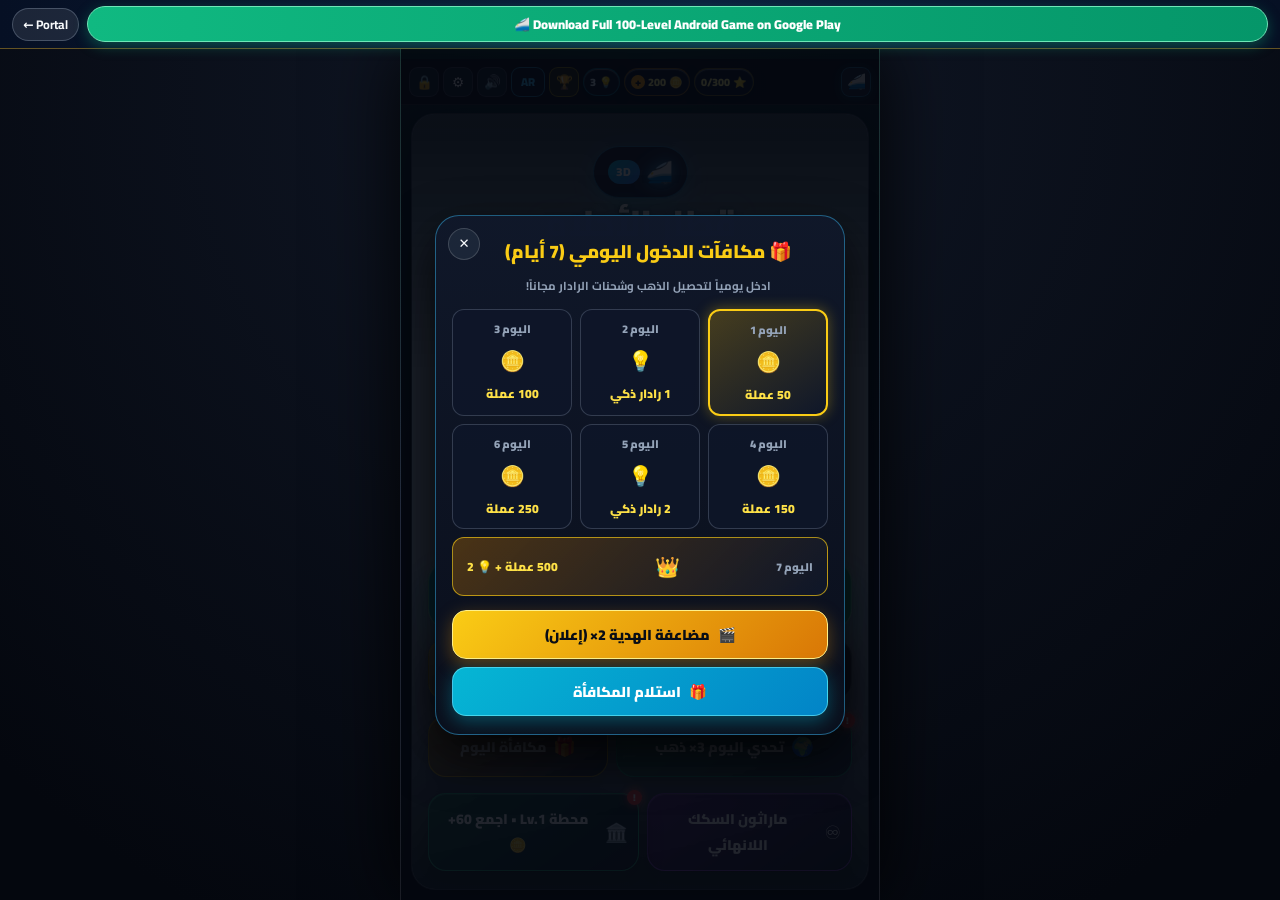
<file: play/index.html>
﻿<!DOCTYPE html>
<html lang="ar" dir="rtl">
<head>
  <meta charset="UTF-8" />
  <meta http-equiv="Content-Type" content="text/html; charset=UTF-8" />
  <meta http-equiv="Cache-Control" content="no-cache, no-store, must-revalidate" />
  <meta http-equiv="Pragma" content="no-cache" />
  <meta http-equiv="Expires" content="0" />
  <meta name="viewport" content="width=device-width, initial-scale=1.0, maximum-scale=1.0, user-scalable=no, viewport-fit=cover" />
  <meta name="theme-color" content="#070B14" />
  <meta name="apple-mobile-web-app-capable" content="yes" />
  <meta name="mobile-web-app-capable" content="yes" />
  <title>قطار الأحلام 3D | Dream Express 3D</title>
  <link rel="preload" href="assets/fonts/Cairo-Bold.woff2" as="font" type="font/woff2" crossorigin />
  <link rel="preload" href="assets/fonts/Cairo-Black.woff2" as="font" type="font/woff2" crossorigin />
  <link rel="icon" type="image/png" href="../assets/app-icon-512.png" />
  <link rel="stylesheet" href="css/style.css?v=12.3" charset="UTF-8" />
  <style>
    html, body { height: 100vh; height: 100dvh; overflow: hidden; display: flex; flex-direction: column; }
    .play-gp-cta-bar { flex-shrink: 0; width: 100%; min-height: 44px; padding: 6px 12px; display: flex; align-items: center; justify-content: space-between; gap: 8px; background: linear-gradient(90deg, #061024 0%, #0b1e3d 55%, #061024 100%); border-bottom: 1px solid rgba(251, 191, 36, 0.38); z-index: 40; direction: ltr; }
    .play-portal-back-link { flex-shrink: 0; display: inline-flex; align-items: center; min-height: 32px; padding: 4px 10px; border-radius: 999px; background: rgba(255, 255, 255, 0.09); border: 1px solid rgba(148, 163, 184, 0.35); color: #f8fafc; font-size: 0.78rem; font-weight: 700; text-decoration: none; white-space: nowrap; }
    .play-gp-cta-btn { flex: 1 1 auto; min-width: 0; display: inline-flex; align-items: center; justify-content: center; min-height: 34px; padding: 5px 12px; border-radius: 999px; background: linear-gradient(90deg, #10b981, #059669); border: 1px solid #6ee7b7; color: #ffffff; font-size: 0.8rem; font-weight: 800; text-decoration: none; text-align: center; white-space: nowrap; overflow: hidden; text-overflow: ellipsis; box-shadow: 0 4px 14px rgba(16, 185, 129, 0.35); }
    .app-shell { flex: 1 1 auto; min-height: 0; height: auto !important; }
    #admob-banner-slot { display: none !important; }
    .level-node-btn.demo-locked-node { opacity: 0.72; cursor: pointer; }
    .sector-tab-pill { min-width: 0; gap: 1px; padding-inline: 1px; overflow: hidden; }
    .demo-tab-lock { font-size: 0.58em; line-height: 1; flex-shrink: 0; }
    dialog#itch-gp-modal { margin: auto; padding: 0; border: 0; background: transparent; max-width: min(440px, calc(100vw - 24px)); color: #fff; font-family: Cairo, system-ui, sans-serif; }
    dialog#itch-gp-modal[open] { display: flex; align-items: center; justify-content: center; overscroll-behavior: contain; }
    dialog#itch-gp-modal::backdrop { background: rgba(5, 11, 24, 0.88); overflow: hidden; overscroll-behavior: contain; }
    .demo-gp-modal-card { width: 100%; background: linear-gradient(160deg, #0f172a, #1e293b); border: 2px solid #fbbf24; border-radius: 22px; padding: 26px 20px; text-align: center; box-shadow: 0 20px 60px rgba(0, 0, 0, 0.75); }
    .demo-gp-emoji { font-size: 2.2rem; margin-bottom: 8px; }
    .demo-gp-title { color: #fbbf24; font-size: 1.25rem; font-weight: 900; margin-bottom: 10px; line-height: 1.35; }
    .demo-gp-desc { color: #e2e8f0; font-size: 0.95rem; line-height: 1.55; margin-bottom: 18px; }
    .demo-gp-sub { display: block; margin-top: 6px; font-size: 0.84rem; color: #94a3b8; }
    .demo-gp-download-btn { display: flex; align-items: center; justify-content: center; min-height: 48px; background: linear-gradient(90deg, #10b981, #059669); color: #ffffff; font-weight: 800; font-size: 1rem; padding: 12px 16px; border-radius: 14px; text-decoration: none; margin-bottom: 10px; }
    .demo-gp-close-btn { min-height: 40px; background: transparent; border: 1px solid #475569; color: #cbd5e1; padding: 8px 16px; border-radius: 10px; cursor: pointer; font-size: 0.88rem; }
  </style>
  <script>
    (function () {
      var keys = ["dream_express_save_v123_public","dream_express_save_v122_public","dream_express_save_v121_public","dream_express_save_v120_public","dream_express_save_v110_public","dream_express_save_v100_public","dream_express_save_v80_worldclass_public","dream_express_save_v70_public"];
      for (var i = 0; i < keys.length; i++) {
        try {
          var raw = localStorage.getItem(keys[i]);
          if (!raw) continue;
          var parsed = JSON.parse(raw);
          if (!parsed || typeof parsed !== "object") continue;
          var changed = false;
          if (Number(parsed.unlockedLevel || 1) > 3) { parsed.unlockedLevel = 3; changed = true; }
          if (Number(parsed.lastPlayedLevel || 1) > 3) { parsed.lastPlayedLevel = 3; changed = true; }
          if (parsed.activeSession && Number(parsed.activeSession.levelId || 0) > 3) { parsed.activeSession = null; changed = true; }
          if (changed) localStorage.setItem(keys[i], JSON.stringify(parsed));
        } catch (_) {}
      }
      try { if (window.AndroidAdMob) document.documentElement.classList.add("has-native-admob"); } catch (_) {}
    })();
  </script>
</head>
<body>
  <nav id="play-gp-cta-bar" class="play-gp-cta-bar" aria-label="Google Play Full Game Bar">
    <a id="play-portal-back-link" class="play-portal-back-link" href="../">← Portal</a>
    <a id="play-gp-cta-link" class="play-gp-cta-btn" href="https://play.google.com/store/apps/details?id=com.dreamexpress.puzzletracks" target="_blank" rel="noopener">
      🚄 Download Full 100-Level Android Game on Google Play
    </a>
  </nav>
  <div id="app-shell" class="app-shell" data-active-screen="screen-menu" data-sector-theme="1">

    <!-- ==================== V7.0: 3D ENGINE BOOT LOADER (WITH MANDATORY 3.5s FAILSAFE) ==================== -->
    <div id="boot-loader-overlay" class="boot-loader-overlay" role="status" aria-live="polite">
      <div class="boot-loader-card">
        <div class="boot-loader-emblem">
          <span class="boot-loader-icon">🚄</span>
          <span class="boot-loader-chip">3D</span>
        </div>
        <h2 id="boot-loader-title" class="boot-loader-title">قطار الأحلام 3D</h2>
        <p id="boot-loader-subtitle" class="boot-loader-subtitle">جاري تشغيل المحرك الثلاثي الأبعاد وتحميل القاطرات...</p>
        <div class="boot-loader-bar-track">
          <div id="boot-loader-fill" class="boot-loader-bar-fill" style="width: 14%"></div>
        </div>
        <div class="boot-loader-meta">
          <span id="boot-loader-status">تهيئة المسارات ثلاثية الأبعاد...</span>
          <strong id="boot-loader-pct">14%</strong>
        </div>
        <div class="boot-studio-badge">⚡ ALDHFLY GAMES STUDIO</div>
      </div>
    </div>
    <script>
      (function () {
        var dismissed = false;
        window.__dismissBootLoader = function () {
          if (dismissed) return;
          dismissed = true;
          var overlay = document.getElementById('boot-loader-overlay');
          var fill = document.getElementById('boot-loader-fill');
          var pct = document.getElementById('boot-loader-pct');
          if (fill) fill.style.width = '100%';
          if (pct) pct.textContent = '100%';
          if (!overlay) return;
          overlay.classList.add('boot-loader-fadeout');
          setTimeout(function () {
            overlay.hidden = true;
          }, 260);
        };
        window.__updateBootLoaderProgress = function (loaded, total) {
          if (dismissed) return;
          var safeTotal = Math.max(1, Number(total) || 1);
          var ratio = Math.min(1, Math.max(0.14, (Number(loaded) || 0) / safeTotal));
          var percent = Math.min(100, Math.round(ratio * 100));
          var fill = document.getElementById('boot-loader-fill');
          var pct = document.getElementById('boot-loader-pct');
          if (fill) fill.style.width = percent + '%';
          if (pct) pct.textContent = percent + '%';
          if (percent >= 100) {
            window.__dismissBootLoader();
          }
        };
        // Mandatory 3.5-second failsafe timeout: never allow the boot screen to hang on any device
        setTimeout(function () {
          window.__dismissBootLoader();
        }, 3500);
      })();
    </script>

    <!-- ==================== SLEEK GLASSMORPHIC TOP BAR ==================== -->
    <header id="global-topbar" class="global-topbar">
      <div class="topbar-right-group">
        <button class="brand-mini" id="btn-home-logo" title="القائمة الرئيسية">
          <span class="brand-mini-icon">🚄</span>
        </button>

        <!-- Integrated Overall Progress Pill -->
        <div class="topbar-progress-pill" title="التقدم الكلي في استعادة الشبكة (100 مهمة)">
          <div class="topbar-progress-meta">
            <span class="tp-label">التقدم</span>
            <strong id="menu-color-percent">0%</strong>
          </div>
          <div class="progress-track progress-track-mini">
            <div id="menu-color-bar" class="progress-fill" style="width: 0%"></div>
          </div>
        </div>
      </div>

      <div class="topbar-stats">
        <div class="stat-pill stat-stars" title="إجمالي النجوم المكتسبة">
          <span class="stat-icon">⭐</span>
          <span id="ui-stars-count" class="stat-value" dir="ltr">0/300</span>
        </div>

        <button id="btn-open-shop-top" class="stat-pill stat-coins" title="ترسانة القاطرات والمتجر">
          <span class="stat-icon">🪙</span>
          <span id="ui-coins-count" class="stat-value">200</span>
          <span class="stat-plus">+</span>
        </button>

        <button id="btn-open-shop-hints" class="stat-pill stat-hints" title="شحنات رادار التوجيه">
          <span class="stat-icon">💡</span>
          <span id="ui-hints-count" class="stat-value">3</span>
        </button>

        <button id="btn-open-achievements" class="icon-btn ach-top-btn" aria-label="الإنجازات والمكافآت" title="الإنجازات والمكافآت">
          <span>🏆</span>
          <span id="ui-ach-badge" class="ach-notif-dot" hidden>!</span>
        </button>

        <button id="btn-toggle-lang" class="icon-btn lang-top-btn" aria-label="تبديل اللغة / Switch Language" title="Language / اللغة">
          <span id="ui-lang-label">AR</span>
        </button>

        <button id="btn-toggle-audio" class="icon-btn" aria-label="كتم أو تشغيل الصوت" title="النظام الصوتي">
          <span id="ui-audio-icon">🔊</span>
        </button>

        <button id="btn-open-settings" class="icon-btn settings-top-btn" aria-label="الإعدادات / Settings" title="الإعدادات / Settings">
          <span>⚙️</span>
        </button>

        <button id="btn-open-privacy" class="icon-btn" aria-label="سياسة الخصوصية / Privacy Policy" title="سياسة الخصوصية / Privacy Policy">
          <span>🔒</span>
        </button>
      </div>
    </header>

    <!-- ==================== SCREEN 1: MODERN 3D MAIN MENU ==================== -->
    <section id="screen-menu" class="screen active">
      <div class="menu-hero-card">
        <!-- Full-Screen Live 3D WebGL Train Stage -->
        <div id="menu-3d-stage" class="menu-3d-stage"></div>

        <!-- Ambient Fallback Lighting Layer -->
        <div class="menu-sky-bg">
          <div class="cyber-grid-overlay"></div>
          <div class="menu-sun-glow"></div>
          <div class="menu-hills-back"></div>
          <div class="menu-hills-front"></div>
          <div class="menu-bridge-track"></div>
          <div id="menu-train-preview" class="menu-train-preview"></div>
        </div>

        <!-- Cinematic Glass Vignette Overlay -->
        <div class="menu-cinematic-vignette"></div>

        <!-- Upper-Third Modern Game Logo -->
        <div class="menu-logo-badge">
          <div class="logo-crown-tag" id="ui-vip-badge" hidden>👑 ترخيص القيادة القصوى VIP</div>
          <div class="logo-modern-emblem">
            <span class="emblem-glow-icon">🚄</span>
            <span class="emblem-3d-chip">3D</span>
          </div>
          <h1 class="game-title">قطار الأحلام</h1>
          <div id="owner-build-pill" class="owner-build-pill" hidden>👑 نسخة المالك المفتوحة • جميع المراحل &#x2066;1–100&#x2069; متاحة للفحص</div>
          <div id="ui-conductor-rank-pill" class="conductor-rank-pill">🥉 الرتبة: سائق متدرب (&#x2066;0/300&#x2069; ⭐)</div>
          <p class="game-subtitle">الشبكة الحديدية القارية • ١٠٠ مهمة</p>
          <span id="menu-studio-credit" class="menu-studio-credit">BY ALDHFLY GAMES</span>
        </div>

        <!-- Bottom Glassmorphic 3-Button Action Dock -->
        <div class="menu-actions">
          <button id="btn-play-now" class="btn btn-glass-hero pulse-btn">
            <span class="btn-hero-icon">🚄</span>
            <div class="btn-text-col">
              <span id="btn-play-mainlabel" class="btn-main-label">العب المهمة الحالية (1)</span>
              <small id="btn-play-sublabel" class="btn-sub-label">بوابة وادي الضباب</small>
            </div>
            <span class="btn-hero-chevron">◀</span>
          </button>

          <div class="menu-secondary-row">
            <button id="btn-goto-map" class="btn btn-glass-secondary">
              <span class="btn-sec-icon">🗺️</span>
              <span class="btn-sec-label">خريطة القطاعات</span>
            </button>
            <button id="btn-goto-shop" class="btn btn-glass-secondary btn-glass-gold">
              <span class="btn-sec-icon">⚙️</span>
              <span class="btn-sec-label">ترسانة القاطرات</span>
            </button>
          </div>

          <div class="menu-daily-row">
            <button id="btn-daily-challenge" class="btn btn-glass-secondary btn-daily-challenge">
              <span class="btn-sec-icon">🌍</span>
              <span id="btn-daily-challenge-label" class="btn-sec-label">تحدي اليوم &#x2066;×3&#x2069; ذهب</span>
              <span id="ui-daily-challenge-dot" class="ach-notif-dot" hidden>!</span>
            </button>
            <button id="btn-open-daily-rewards" class="btn btn-glass-secondary btn-daily-streak" title="مكافآت الدخول اليومي">
              <span class="btn-sec-icon">🎁</span>
              <span id="btn-daily-rewards-label" class="btn-sec-label">مكافأة اليوم</span>
              <span id="ui-daily-gift-dot" class="ach-notif-dot" hidden>!</span>
            </button>
          </div>

          <div class="menu-daily-row menu-global-modes-row">
            <button id="btn-endless-mode" class="btn btn-glass-secondary btn-endless-mode" title="ماراثون القطار اللانهائي">
              <span class="btn-sec-icon">♾️</span>
              <span id="btn-endless-mode-label" class="btn-sec-label">ماراثون السكك اللانهائي</span>
            </button>
            <button id="btn-station-empire" class="btn btn-glass-secondary btn-station-empire" title="خزنة تذاكر إمبراطورية المحطة">
              <span class="btn-sec-icon">🏛️</span>
              <span id="btn-station-empire-label" class="btn-sec-label">محطة &#x2066;Lv.1&#x2069; • اجمع التذاكر</span>
              <span id="ui-empire-dot" class="ach-notif-dot" hidden>!</span>
            </button>
          </div>
        </div>
      </div>
    </section>

    <!-- ==================== SCREEN 2: HORIZONTAL SWIPEABLE SECTORS & RAILWAY NODES ==================== -->
    <section id="screen-map" class="screen">
      <!-- Sleek Map Top Navigation Row -->
      <div class="screen-subheader glass-panel">
        <button id="btn-map-back" class="btn-back">
          <span>➜</span>
          <span>الرئيسية</span>
        </button>
        <div class="subheader-title-wrap">
          <h2 id="map-sector-indicator" class="screen-title">القطاع 1 من 10</h2>
        </div>
        <button id="btn-map-next-3star" class="btn-next-3star" title="انتقل فوراً لأقرب مهمة لم تكتمل بـ 3 نجوم">
          <span>⚡</span>
          <span id="btn-map-next-3star-label">صيد &#x2066;3⭐&#x2069;</span>
        </button>
        <div class="map-total-stars">
          <span>⭐</span>
          <strong id="map-stars-total" dir="ltr">0/300</strong>
        </div>
      </div>

      <!-- V6.0 Star Milestone Road (25, 50, 100, 150, 200, 250, 300 ⭐ Chest Rewards) -->
      <div id="star-milestone-road" class="star-milestone-road glass-panel" aria-label="طريق النجوم والمكافآت">
        <div class="star-road-header">
          <span id="star-road-title" class="star-road-title">🎁 طريق النجوم (اضغط على الصندوق لاستلام جائزتك)</span>
          <strong id="star-road-prog-text" class="star-road-prog-text">0 / 300 ⭐</strong>
        </div>
        <div class="star-road-track-wrap" dir="ltr">
          <div class="star-road-bar-bg">
            <div id="star-road-bar-fill" class="star-road-bar-fill" style="width: 0%"></div>
          </div>
          <div id="star-road-nodes" class="star-road-nodes">
            <!-- Populated dynamically by js/game.js -->
          </div>
        </div>
      </div>

      <!-- Horizontal Quick-Switch Sector Pills (1 to 10) -->
      <div id="sector-tabs-bar" class="sector-tabs-bar" role="tablist" aria-label="القطاعات العشرة">
        <!-- Populated dynamically by js/game.js -->
      </div>

      <!-- Horizontal Swipeable Sector Cards Carousel (1 Card Centered at a Time) -->
      <div class="sectors-carousel-shell">
        <button id="btn-sector-prev" class="carousel-arrow-btn arrow-prev" aria-label="القطاع السابق" title="القطاع السابق">▶</button>

        <div id="sectors-carousel-viewport" class="sectors-carousel-viewport" dir="ltr">
          <div id="stations-list" class="sectors-carousel-track">
            <!-- Populated dynamically by js/game.js -->
          </div>
        </div>

        <button id="btn-sector-next" class="carousel-arrow-btn arrow-next" aria-label="القطاع التالي" title="القطاع التالي">◀</button>
      </div>
    </section>

    <!-- ==================== SCREEN 3: MINIMALIST IN-GAME HUD (80%+ 3D VIEWPORT) ==================== -->
    <section id="screen-game" class="screen">
      <!-- Single Compact Floating Top Bar (Moves, Energy 0/3, Time/Bonus) -->
      <div class="game-hud glass-floating-bar">
        <button id="btn-game-to-map" class="hud-icon-back" title="العودة لخريطة القطاعات" aria-label="العودة لخريطة القطاعات">
          <span>➜</span>
        </button>

        <div class="hud-level-info">
          <span id="hud-station-name" class="hud-station-tag" hidden></span>
          <h3 id="hud-level-title" class="hud-level-title">مهمة 1</h3>
        </div>

        <div class="hud-metrics">
          <!-- Capsule 1: Moves -->
          <div id="hud-moves-pill" class="hud-capsule moves-pill moves-open" title="الحركات المتبقية">
            <span id="hud-moves-icon" class="cap-icon">🔓</span>
            <span class="cap-label">الحركات</span>
            <strong id="hud-moves-count" class="cap-val">8</strong>
          </div>

          <!-- Capsule 2: Stars 0/3 -->
          <div id="hud-sparks-pill" class="hud-capsule sparks-pill" title="النجوم الذهبية على المسار">
            <span class="cap-icon">⭐</span>
            <span class="cap-label">النجوم</span>
            <strong id="hud-sparks-count" class="cap-val" dir="ltr">0/3</strong>
          </div>

          <!-- Capsule 3: Time & Combo Bonus -->
          <div id="storm-timer-strip" class="hud-capsule timer-pill" title="الوقت والمكافأة">
            <span class="cap-icon" id="storm-status-icon">⏱️</span>
            <strong id="hud-timer-sec" class="cap-val" dir="ltr">60s</strong>
            <span id="hud-combo-pill" class="combo-pill">
              <strong id="hud-combo-count" dir="ltr">×1</strong>
            </span>
            <div class="storm-bar-wrap">
              <div id="hud-timer-bar" class="storm-bar-fill" style="transform: scaleX(1);"></div>
            </div>
          </div>
        </div>
      </div>

      <!-- Top-Left Camera & Cryo Controls (Placed directly below Top Bar so they NEVER cover any board cell) -->
      <div class="floating-side-controls" dir="ltr">
        <button id="btn-camera-mode" class="btn-circle-float" title="تبديل منظور الكاميرا (3D / ملاحقة القطار / علوي)">
          <span class="float-icon">🎥</span>
          <small id="camera-mode-label" class="float-sub">3D</small>
        </button>
        <button id="btn-freeze-time" class="btn-circle-float btn-circle-cryo" title="تجميد المؤقت &#x2066;+20&#x2069; ثانية">
          <span class="float-icon">❄️</span>
          <small class="float-sub">تجميد</small>
        </button>
        <button id="btn-quick-garage" class="btn-circle-float btn-circle-garage" title="ترسانة القاطرات والمتجر">
          <span class="float-icon">⚙️</span>
          <small id="quick-garage-label" class="float-sub">القاطرات</small>
        </button>
        <button id="btn-replay-dialogue" class="btn-circle-float" title="غرفة القيادة والطاقم الثلاثي الأبعاد">
          <span class="float-icon">🧑‍✈️</span>
          <small id="crew-3d-label" class="float-sub">الطاقم</small>
        </button>
        <button id="btn-hud-settings" class="btn-circle-float" title="إعدادات الصوت والرسوميات">
          <span class="float-icon">⚙️</span>
          <small id="hud-settings-label" class="float-sub">الإعدادات</small>
        </button>
        <button id="btn-rent-train" class="btn-circle-float btn-circle-rent" title="تجربة قطار خارق لهذه المهمة مجاناً (إعلان مكافأة)" hidden>
          <span class="float-icon">🚄</span>
          <small id="rent-train-label" class="float-sub">قطار خارق</small>
        </button>
        <button id="btn-auto-play" class="btn-circle-float btn-circle-autoplay" title="حل وتشغيل المرحلة تلقائياً (خاص بالمالك)" hidden>
          <span class="float-icon">🤖</span>
          <small class="float-sub">حل آلي</small>
        </button>
      </div>

      <!-- Maximized 3D WebGL Play Area (>82% Viewport Height, Zero Thick Borders) -->
      <div class="board-stage-wrapper">
        <div id="board-frame" class="board-frame station-theme-1">
          <div id="board-fog-layer" class="board-fog-layer"></div>
          <div id="board-color-wave" class="board-color-wave"></div>

          <!-- V6.0 Tactical Boss Stage Alert Banner -->
          <div id="boss-stage-banner" class="boss-stage-banner" hidden>
            <span class="boss-banner-icon">👑</span>
            <span id="boss-banner-text" class="boss-banner-text">مهمة زعيم القطاع • مكافأة إضافية &#x2066;+50&#x2069; 🪙</span>
          </div>

          <!-- V8.5 Visual Mechanic Discovery Card (1-Time 3.8s Micro-Guide) -->
          <div id="mechanic-discovery-card" class="mechanic-discovery-card" hidden>
            <span id="mechanic-card-icon" class="mechanic-card-icon">🌉</span>
            <div class="mechanic-card-body">
              <strong id="mechanic-card-title">جسر معلّق فوق الوادي</strong>
              <small id="mechanic-card-desc">اضغط لتدويره وربط طرفي الجسر بأمان!</small>
            </div>
          </div>

          <!-- V6.0 Level 1 Interactive Tutorial Hand Pointer -->
          <div id="tutorial-hand-pointer" class="tutorial-hand-pointer" hidden>
            <span class="tutorial-hand-emoji">👆</span>
            <span id="tutorial-hand-label" class="tutorial-hand-label">اضغط لتدوير السكة</span>
          </div>

          <!-- V12.1 Single Permanent Speed ([1] [2] [3]) + Live Chase Camera Control Bar -->
          <div id="live-dispatch-bar" class="live-dispatch-bar">
            <span id="live-dispatch-title" class="live-dispatch-title">🚄 السرعة:</span>
            <button id="btn-speed-1x" class="dispatch-pill-btn active" type="button" dir="ltr">1</button>
            <button id="btn-speed-2x" class="dispatch-pill-btn" type="button" dir="ltr">2</button>
            <button id="btn-speed-3x" class="dispatch-pill-btn" type="button" dir="ltr">3</button>
            <button id="btn-live-chase-cam" class="dispatch-pill-btn dispatch-cam-btn" type="button">
              <span>🎥</span>
              <span id="btn-live-chase-label">الملاحقة</span>
            </button>
          </div>

          <!-- Grid cells container (direction: ltr enforced so col 0 is West/Left and col N-1 is East/Right) -->
          <div id="puzzle-grid" class="puzzle-grid grid-4x4" dir="ltr"></div>

          <!-- 2D Fallback Canvas overlay (automatically hidden when WebGL 3D Engine is active) -->
          <canvas id="train-canvas" class="train-canvas"></canvas>
        </div>
      </div>

      <!-- Floating Sleek Bottom Control Bar -->
      <div class="game-action-bar glass-floating-dock">
        <button id="btn-reset-level" class="btn btn-action btn-reset" title="إعادة ضبط الشبكة مجاناً">
          <span class="action-icon">🔄</span>
          <span class="action-label">إعادة</span>
        </button>

        <button id="btn-undo-move" class="btn btn-action btn-undo" title="تراجع عن آخر حركة واستعادة الحركة مجاناً" disabled>
          <span class="action-icon">↩️</span>
          <span id="btn-undo-label" class="action-label">تراجع</span>
        </button>

        <button id="btn-smart-hint" class="btn btn-action btn-hint" title="رادار التوجيه الذكي: تثبيت قطعتين في زاوية الحل الصحيحة">
          <span class="action-icon">💡</span>
          <div class="action-text-wrap">
            <span class="action-label">رادار التوجيه</span>
            <small id="hint-btn-badge" class="action-badge">3 💡</small>
          </div>
        </button>

        <button id="btn-launch-train" class="btn btn-action btn-launch" disabled>
          <span class="action-icon">🚄</span>
          <span id="btn-launch-label" class="action-label">انطلق!</span>
        </button>
      </div>

      <!-- V12.0 4-Step Interactive Spotlight Coach (Mission 1 First Play) -->
      <div id="tutorial-spotlight-coach" class="tutorial-spotlight-coach" hidden>
        <div id="tutorial-spotlight-ring" class="tutorial-spotlight-ring"></div>
        <div id="tutorial-coach-card" class="tutorial-coach-card">
          <div class="tutorial-coach-top">
            <span id="tutorial-step-badge" class="tutorial-step-badge">1 / 4</span>
            <strong id="tutorial-coach-title" class="tutorial-coach-title">تدوير السكة</strong>
            <button id="btn-tutorial-skip" class="btn-tutorial-skip" type="button">تخطي ⏭️</button>
          </div>
          <p id="tutorial-coach-desc" class="tutorial-coach-desc">اضغط على قطعة السكة لتدويرها &#x2066;90°&#x2069; وتوصيل المسار عبر النجوم الثلاث إلى المحطة!</p>
          <div id="tutorial-coach-actions" class="tutorial-coach-actions" hidden>
            <button id="btn-tutorial-next" class="btn btn-primary btn-sm tutorial-next-btn" type="button">التالي ◀</button>
          </div>
        </div>
      </div>
    </section>

    <!-- ==================== VIP PROMO & STATUS BANNER SLOT ==================== -->
    <footer id="admob-banner-slot" class="admob-banner-slot" aria-label="مساحة ترويجية">
      <div class="admob-banner-inner">
        <span class="ad-tag">VIP</span>
        <span id="admob-banner-text" class="ad-banner-copy">⚡ ترخيص القيادة القصوى VIP: افتح القاطرة الذهبية 3D وأزل الإعلانات!</span>
        <button id="btn-banner-vip" class="ad-banner-cta">ترقية</button>
      </div>
    </footer>

    <!-- ==================== MODAL 1: TACTICAL STORY DIALOGUE ==================== -->
    <div id="modal-dialogue" class="modal-backdrop" hidden>
      <div class="modal-card dialogue-modal-card">
        <div class="dialogue-stage-header">
          <span id="dialogue-chapter-badge" class="dialogue-chapter-badge">🌲 القطاع 1</span>
          <button id="btn-skip-dialogue" class="btn-skip-dialogue">تخطي ⏭️</button>
        </div>

        <div id="dialogue-scene-banner" class="dialogue-scene-banner">
          <div id="dialogue-portrait-box" class="dialogue-portrait-box"></div>
          <div class="dialogue-speaker-tag" id="dialogue-speaker-name">الكابتن فؤاد</div>
        </div>

        <div class="dialogue-body">
          <p id="dialogue-text" class="dialogue-text"></p>
        </div>

        <div class="dialogue-footer">
          <div id="dialogue-dots" class="dialogue-dots"></div>
          <button id="btn-next-dialogue" class="btn btn-primary">
            <span id="btn-next-dialogue-label">التالي</span>
            <span>◀</span>
          </button>
        </div>
      </div>
    </div>

    <!-- ==================== MODAL 2: SMART RADAR HINT (REWARDED AD #1) ==================== -->
    <div id="modal-hint" class="modal-backdrop" hidden>
      <div class="modal-card">
        <button class="modal-close-btn" data-close-modal="modal-hint">✕</button>
        <div class="modal-avatar-header" id="hint-modal-avatar"></div>
        <h3 class="modal-title">💡 رادار التوجيه الآلي</h3>
        <p class="modal-desc">
          «سيقوم الجيروسكوب الهيدروليكي بتدوير <strong>قطعتين من المسار الرئيسي</strong> إلى زاوية الحل الدقيقة وقفلهما مغناطيسياً دون استهلاك أي حركة!»
        </p>

        <div class="modal-actions-col">
          <button id="btn-use-free-hint" class="btn btn-primary">
            <span>💡</span>
            <span>استخدام شحنة توجيه (<span id="modal-hint-stock">0</span>)</span>
          </button>

          <button id="btn-watch-ad-hint" class="btn btn-rewarded">
            <span>🎬</span>
            <span>شاهد إعلاناً قصيراً (تثبيت قطعتين مجاناً)</span>
          </button>

          <button id="btn-buy-hint-coins" class="btn btn-gold">
            <span>🪙</span>
            <span>شراء شحنة توجيه فورية: قفل قطعتين (150 عملة)</span>
          </button>

          <button id="btn-buy-super-hint-coins" class="btn btn-gold">
            <span>🔧</span>
            <span>المفتاح الذهبي الفائق: توجيه وقفل 4 قطع دفعة واحدة (250 عملة)</span>
          </button>
        </div>
      </div>
    </div>

    <!-- ==================== MODAL 3: OUT OF MOVES / TIME EXPIRED (REWARDED AD #2 + COIN SINK) ==================== -->
    <div id="modal-out-of-moves" class="modal-backdrop" hidden>
      <div class="modal-card">
        <div class="modal-avatar-header" id="oom-modal-avatar"></div>
        <h3 class="modal-title">⚠️ نفاد طاقة التحويل!</h3>
        <p class="modal-desc">
          «استُهلكت حركات التحويل الهيدروليكية قبل اكتمال خط الطاقة! اشحن المفاعل الاحتياطي لمواصلة المهمة من نفس الموقع!»
        </p>

        <div class="modal-actions-col">
          <button id="btn-watch-ad-moves" class="btn btn-primary btn-rewarded-green pulse-btn">
            <span>🎬</span>
            <span>&#x2066;+9&#x2069; حركات إضافية مجاناً (إعلان مكافأة)</span>
          </button>

          <button id="btn-buy-oom-coins" class="btn btn-gold">
            <span>🪙</span>
            <span id="btn-buy-oom-coins-label">شراء &#x2066;+9&#x2069; حركات فورية (100 عملة)</span>
          </button>

          <button id="btn-oom-retry" class="btn btn-secondary">
            <span>🔄</span>
            <span>إعادة المهمة من البداية (مجاناً)</span>
          </button>
        </div>
      </div>
    </div>

    <!-- ==================== MODAL 4: VICTORY & SECTOR RESTORATION (REWARDED AD #3) ==================== -->
    <div id="modal-victory" class="modal-backdrop" hidden>
      <div class="modal-card victory-modal-card">
        <div class="victory-header-ribbon">⚡ اكتمل ربط المحطة بنجاح!</div>

        <div id="victory-stars-row" class="victory-stars-row">
          <span class="v-star" id="v-star-1">⭐</span>
          <span class="v-star" id="v-star-2">⭐</span>
          <span class="v-star" id="v-star-3">⭐</span>
        </div>

        <h3 id="victory-level-title" class="modal-title">مهمة ناجحة أيها القائد!</h3>
        <p id="victory-perf-text" class="victory-perf-text">أداء تكتيكي مذهل!</p>

        <!-- Sector Power Restoration Meter -->
        <div class="victory-color-box">
          <div class="victory-color-top">
            <span id="victory-station-label">⚡ طاقة القطاع</span>
            <strong id="victory-station-pct">20%</strong>
          </div>
          <div class="progress-track">
            <div id="victory-station-bar" class="progress-fill" style="width: 20%"></div>
          </div>
        </div>

        <!-- Coins Earned Breakdown -->
        <div class="victory-coins-box">
          <div class="coins-earned-main">
            <span>🪙 المكافأة الإجمالية:</span>
            <strong id="victory-coins-amount">&#x2066;+120&#x2069; عملة ذهبية</strong>
          </div>
          <small id="victory-coins-formula" class="coins-formula"></small>
        </div>

        <!-- 3-Win Mystery Supply Chest -->
        <div id="victory-chest-box" class="victory-chest-box">
          <div class="victory-chest-top">
            <span id="victory-chest-label">🎁 صندوق الإمداد الذهبي: &#x2066;1/3&#x2069;</span>
            <strong id="victory-chest-pct" dir="ltr">33%</strong>
          </div>
          <div class="progress-track">
            <div id="victory-chest-bar" class="progress-fill" style="width: 33%"></div>
          </div>
          <button id="btn-open-mystery-chest" class="btn btn-gold btn-block pulse-btn" hidden>
            <span id="btn-open-mystery-chest-label">🎁 فتح صندوق الإمداد الذهبي (&#x2066;+150&#x2069; 🪙 و &#x2066;+1&#x2069; 💡) • إعلان</span>
          </button>
        </div>

        <div class="modal-actions-col">
          <button id="btn-watch-ad-double" class="btn btn-gold pulse-btn">
            <span>🎬</span>
            <span id="btn-double-label">مضاعفة المكافأة &#x2066;×2&#x2069; (&#x2066;+240&#x2069; عملة)</span>
          </button>

          <button id="btn-victory-share" class="btn btn-secondary btn-share-victory">
            <span>📤</span>
            <span id="btn-victory-share-label">شارك انتصارك وتحدَّ صديقك (&#x2066;+100&#x2069; 🪙)</span>
          </button>

          <div class="victory-bottom-row">
            <button id="btn-victory-map" class="btn btn-secondary">
              <span>🗺️</span>
              <span>القطاعات</span>
            </button>
            <button id="btn-victory-next" class="btn btn-primary">
              <span id="btn-victory-next-label">المهمة التالية</span>
              <span>⏭️</span>
            </button>
          </div>
        </div>
      </div>
    </div>

    <!-- ==================== MODAL 5: ARMORED LOCOMOTIVE GARAGE & VIP SHOP ==================== -->
    <div id="modal-shop" class="modal-backdrop" hidden>
      <div class="modal-card shop-modal-card">
        <div class="shop-header">
          <div>
            <h3 class="modal-title">⚙️ ترسانة القاطرات 3D ومتجر VIP</h3>
            <p class="shop-subtitle">طوّر هيكل القاطرة التوربينية ثلاثية الأبعاد أو اشحن رادار التوجيه</p>
          </div>
          <button class="modal-close-btn" data-close-modal="modal-shop">✕</button>
        </div>

        <!-- VIP First Class Bundle Card -->
        <div id="shop-vip-card" class="shop-vip-card">
          <div class="vip-badge-top">👑 الحزمة الاستراتيجية القصوى</div>
          <h4>ترخيص القيادة القصوى (Overdrive VIP Pass)</h4>
          <ul class="vip-perks-list">
            <li>⚡ فتح <strong>قاطرة البلازما الإمبراطورية الذهبية 3D</strong> بشرارات نجمية وكشاف ليزر</li>
            <li>🚫 إزالة الإعلانات البينية وإعلان البانر السفلي نهائياً</li>
            <li>💡 <strong>&#x2066;+10&#x2069; شحنات رادار ذكي</strong> فورية + <strong>🪙 &#x2066;1,500&#x2069; عملة ذهبية</strong></li>
          </ul>
          <button id="btn-buy-vip-pack" class="btn btn-gold btn-block">
            <span id="vip-buy-label">👑 شراء ترخيص القيادة VIP (&#x2066;$2.99&#x2069; / &#x2066;11.99 ر.س&#x2069;)</span>
          </button>
          <button id="btn-restore-purchases" class="btn btn-secondary btn-block btn-sm" style="margin-top: 8px;">
            <span>🔄</span>
            <span id="restore-purchases-label">استعادة المشتريات السابقة</span>
          </button>
        </div>

        <!-- V8.5 Global Starter Conductor Welcome Pack ($0.99 / 3.99 SAR) -->
        <div id="shop-starter-card" class="shop-starter-card">
          <div id="starter-badge-top" class="starter-badge-top">🎁 عرض ترحيب القائد العالمي (لمرة واحدة)</div>
          <h4 id="starter-pack-title">حزمة انطلاقة القائد (&#x2066;+2,500&#x2069; 🪙 + &#x2066;3&#x2069; 💡 رادار هدية!)</h4>
          <p id="starter-pack-desc" class="starter-pack-desc">أقوى دفعة بداية لفتح القاطرات النفاثة مع 3 شحنات رادار توجيه مجانية إضافية</p>
          <button id="btn-buy-starter-pack" class="btn btn-primary btn-block">
            <span id="starter-buy-label">🎁 احصل على حزمة البداية (&#x2066;$0.99&#x2069; / &#x2066;3.99 ر.س&#x2069;)</span>
          </button>
        </div>

        <!-- Smart Hints Section -->
        <div class="shop-section">
          <h4 class="shop-section-title">💡 شحنات رادار التوجيه</h4>
          <div id="shop-hint-row-1" class="shop-item-row">
            <div class="shop-item-info">
              <strong id="shop-hint-row-1-title">شحنة رادار توجيه آلي (&#x2066;+1&#x2069; 💡)</strong>
              <small id="shop-hint-row-1-desc">تثبّت قطعتين في زاوية الحل الصحيحة بقفل مغناطيسي دون خصم حركات</small>
            </div>
            <button id="btn-shop-buy-hint" class="btn btn-secondary btn-sm">
              <span>🪙 150</span>
            </button>
          </div>
          <div id="shop-hint-row-2" class="shop-item-row">
            <div class="shop-item-info">
              <strong id="shop-hint-row-2-title">شحنة مجانية عبر إعلان مكافأة (&#x2066;+1&#x2069; 💡)</strong>
              <small id="shop-hint-row-2-desc">شاهد إعلاناً قصيراً واحصل على شحنة رادار فورية</small>
            </div>
            <button id="btn-shop-ad-hint" class="btn btn-rewarded btn-sm">
              <span id="shop-hint-row-2-badge">🎬 مجاناً</span>
            </button>
          </div>
          <div id="shop-hint-row-3" class="shop-item-row">
            <div class="shop-item-info">
              <strong id="shop-hint-row-3-title">شحنة عملات ذهبية مجانية (&#x2066;+100&#x2069; 🪙)</strong>
              <small id="shop-hint-row-3-desc">شاهد إعلان مكافأة قصيراً لشحن رصيدك بـ 100 عملة ذهبية لفتح القاطرات</small>
            </div>
            <button id="btn-shop-ad-coins" class="btn btn-gold btn-sm">
              <span>🎬 &#x2066;+100&#x2069; 🪙</span>
            </button>
          </div>
          <div class="shop-item-row">
            <div class="shop-item-info">
              <strong id="coins-small-title">حفنة عملات ذهبية (&#x2066;+2,500&#x2069; 🪙)</strong>
              <small id="coins-small-desc">شحن فوري لفتح القاطرات وترقيتها بسرعة</small>
            </div>
            <button id="btn-buy-coins-small" class="btn btn-gold btn-sm">
              <span id="btn-buy-coins-small-label">&#x2066;$0.99&#x2069; / &#x2066;3.99 ر.س&#x2069;</span>
            </button>
          </div>
          <div class="shop-item-row">
            <div class="shop-item-info">
              <strong id="coins-mega-title">👑 خزنة الذهب الملكية (&#x2066;+15,000&#x2069; 🪙)</strong>
              <small id="coins-mega-desc">أفضل قيمة استراتيجية لفتح وترقية أسطول القاطرات</small>
            </div>
            <button id="btn-buy-coins-mega" class="btn btn-gold btn-sm">
              <span id="btn-buy-coins-mega-label">&#x2066;$4.99&#x2069; / &#x2066;19.99 ر.س&#x2069;</span>
            </button>
          </div>
        </div>

        <!-- Train Skins Section -->
        <div class="shop-section">
          <h4 class="shop-section-title">🚄 القاطرات المدرّعة والتوربينية 3D</h4>
          <div id="shop-skins-list" class="shop-skins-list">
            <!-- Populated dynamically by js/game.js -->
          </div>
        </div>

        <div class="shop-footer-links" style="margin-top: 12px; text-align: center;">
          <button id="btn-shop-privacy" class="btn btn-secondary btn-sm" style="width: 100%;">
            <span>🔒</span>
            <span id="btn-shop-privacy-label">سياسة الخصوصية وحماية البيانات (Privacy Policy)</span>
          </button>
        </div>
      </div>
    </div>

    <!-- ==================== MODAL 6: ACHIEVEMENTS & REWARDS (🏆 12 ACHIEVEMENTS) ==================== -->
    <div id="modal-achievements" class="modal-backdrop" hidden>
      <div class="modal-card shop-modal-card achievements-modal-card">
        <div class="shop-header">
          <div>
            <h3 class="modal-title">🏆 سجل الإنجازات والمكافآت</h3>
            <p class="shop-subtitle">أكمل التحديات الاستراتيجية واستلم العملات الذهبية وشحنات الرادار</p>
          </div>
          <button class="modal-close-btn" data-close-modal="modal-achievements">✕</button>
        </div>

        <div class="ach-summary-banner">
          <span>🎖️ الإنجازات المكتملة:</span>
          <strong id="ach-summary-count">0 / 12</strong>
        </div>

        <div id="achievements-list" class="achievements-list">
          <!-- Populated dynamically by js/game.js -->
        </div>
      </div>
    </div>

    <!-- ==================== MODAL 6B: 7-DAY DAILY LOGIN STREAK REWARDS ==================== -->
    <div id="modal-daily-login" class="modal-backdrop" hidden>
      <div class="modal-card daily-login-modal-card">
        <button class="modal-close-btn" data-close-modal="modal-daily-login">✕</button>
        <div class="shop-header">
          <div>
            <h3 id="daily-login-title" class="modal-title">🎁 مكافآت الدخول اليومي (7 أيام)</h3>
            <p id="daily-login-subtitle" class="shop-subtitle">ادخل يومياً لاستلام الذهب وشحنات الرادار ومضاعفتها مجاناً!</p>
          </div>
        </div>

        <div id="daily-streak-grid" class="daily-streak-grid">
          <!-- Populated dynamically by js/game.js -->
        </div>

        <div class="modal-actions-col">
          <button id="btn-claim-daily-2x" class="btn btn-gold pulse-btn">
            <span>🎬</span>
            <span id="btn-claim-daily-2x-label">مضاعفة الهدية &#x2066;×2&#x2069; (إعلان مكافأة)</span>
          </button>
          <button id="btn-claim-daily-1x" class="btn btn-primary">
            <span>🎁</span>
            <span id="btn-claim-daily-1x-label">استلام المكافأة</span>
          </button>
        </div>
      </div>
    </div>

    <!-- ==================== MODAL 7: TACTICAL REACTOR CALIBRATION OVERLAY ==================== -->
    <div id="modal-ad-simulator" class="modal-backdrop ad-sim-backdrop" hidden>
      <div class="modal-card ad-sim-card">
        <div class="ad-sim-top">
          <span id="ad-sim-type-badge" class="ad-sim-badge">⚡ معايرة المفاعل التكتيكي</span>
          <span id="ad-sim-timer" class="ad-sim-timer">3 ثوانٍ...</span>
        </div>

        <div class="ad-sim-stage">
          <div class="ad-sim-train-icon">🚄⚡</div>
          <h4 id="ad-sim-title">قطار الأحلام 3D</h4>
          <p id="ad-sim-desc">جاري شحن مفاعل البلازما عالي الجهد...</p>
          <div class="progress-track">
            <div id="ad-sim-progress" class="progress-fill" style="width: 0%"></div>
          </div>
        </div>

        <div class="ad-sim-footer">
          <button id="btn-ad-sim-claim" class="btn btn-primary btn-block" disabled>
            <span>⏳ انتظر انتهاء المعايرة لاستلام المكافأة...</span>
          </button>
          <button id="btn-ad-sim-cancel" class="btn btn-ghost btn-sm">إلغاء (بدون مكافأة)</button>
        </div>
      </div>
    </div>

    <!-- ==================== MODAL 8: PRIVACY POLICY & DATA SAFETY (GOOGLE PLAY COMPLIANCE) ==================== -->
    <div id="modal-privacy" class="modal-backdrop" hidden>
      <div class="modal-card shop-modal-card privacy-modal-card">
        <div class="shop-header">
          <div>
            <h3 id="privacy-modal-title" class="modal-title">🔒 سياسة الخصوصية وحماية البيانات</h3>
            <p id="privacy-modal-subtitle" class="shop-subtitle">قطار الأحلام 3D • تطوير استوديو ALDHFLY GAMES (com.dreamexpress.puzzletracks)</p>
          </div>
          <button class="modal-close-btn" data-close-modal="modal-privacy">✕</button>
        </div>

        <div class="privacy-body" style="max-height: 55vh; overflow-y: auto; text-align: start; font-size: 0.88rem; line-height: 1.65; padding: 8px 4px;">
          <div id="privacy-localized-summary" hidden style="margin-bottom: 10px; padding: 8px 10px; border-radius: 10px; background: rgba(15, 23, 42, 0.78); border: 1px solid rgba(56, 189, 248, 0.45);"></div>
          <div id="privacy-content-ar" dir="rtl">
            <p><strong>1. التخزين المحلي وعدم جمع البيانات الشخصية (V12.3):</strong> لا تطلب اللعبة إنشاء حساب ولا تجمع أي بيانات شخصية كالاسم أو البريد أو الهاتف أو الصور. يتم حفظ تقدمك محلياً على جهازك فقط (<code>dream_express_save_v123_public</code>).</p>
            <p><strong>2. الإعلانات (Google AdMob):</strong> تستخدم اللعبة حزمة <strong>Google Mobile Ads SDK</strong> لعرض إعلانات البانر وإعلانات المكافآت الاختيارية، وقد تستخدم معرّف الإعلانات (<code>AD_ID</code>) والموقع التقريبي (عبر IP فقط) لمنع الاحتيال وتقديم إعلانات مناسبة عبر اتصال مشفّر HTTPS. يمكنك إعادة ضبط معرّف الإعلانات من إعدادات جهازك (الإعدادات &gt; Google &gt; الإعلانات).</p>
            <p><strong>3. المشتريات داخل التطبيق (Google Play Billing v8.0.0):</strong> تتم عمليات شراء واستعادة ترخيص <code>VIP</code> (<code>vip_no_ads_pack</code>) وحزمة انطلاقة القائد (<code>starter_conductor_pack</code>) وحزم العملات الذهبية (<code>coins_pack_small</code> و<code>coins_pack_mega</code>) حصرياً عبر نظام الدفع الرسمي لمتجر Google Play دون اطلاع اللعبة على أي بيانات مالية.</p>
            <p><strong>4. المطور والناشر والتواصل:</strong> اسم المطور والناشر: <strong>ALDHFLY (ALDHFLY GAMES)</strong> • لأي استفسارات تتعلق بالخصوصية: <code>aldhfly@gmail.com</code></p>
          </div>
          <hr style="border-color: rgba(255,255,255,0.12); margin: 12px 0;" />
          <div id="privacy-content-en" dir="ltr" style="text-align: left;">
            <p><strong>1. Local Storage &amp; Zero PII Collection (V12.3):</strong> Dream Express 3D does not require registration and does not collect personal data (name, email, phone, or contacts). Game progress is saved strictly locally on your device (<code>dream_express_save_v123_public</code>).</p>
            <p><strong>2. Advertising (Google AdMob):</strong> This game uses the official Google Mobile Ads SDK, which may access your resettable Android Advertising ID (<code>AD_ID</code>) and approximate IP region over encrypted TLS/HTTPS.</p>
            <p><strong>3. In-App Purchases (Google Play Billing v8.0.0):</strong> Optional VIP Pass (<code>vip_no_ads_pack</code>), Starter Conductor Pack (<code>starter_conductor_pack</code>), and Gold Coin Pack purchases (<code>coins_pack_small</code>, <code>coins_pack_mega</code>) and restores are processed exclusively by Google Play Billing.</p>
            <p><strong>4. Developer / Publisher &amp; Contact Us:</strong> Developer &amp; Publisher: <strong>ALDHFLY (ALDHFLY GAMES)</strong> • Official Support Email: <code>aldhfly@gmail.com</code></p>
          </div>
        </div>

        <div class="modal-actions-col" style="margin-top: 12px;">
          <a id="privacy-full-link-anchor" href="privacy_policy.html" target="_blank" rel="noopener noreferrer" class="btn btn-secondary btn-block" style="text-align: center; text-decoration: none;">
            <span id="privacy-full-link-label">📄 عرض وثيقة سياسة الخصوصية الكاملة</span>
          </a>
          <button class="btn btn-primary btn-block" data-close-modal="modal-privacy">
            <span id="privacy-close-btn-label">حسناً، فهمت</span>
          </button>
        </div>
      </div>
    </div>

    <!-- ==================== MODAL 9: 8-LANGUAGE GLOBAL SELECTOR ==================== -->
    <div id="modal-language" class="modal-backdrop" hidden>
      <div class="modal-card lang-modal-card">
        <button class="modal-close-btn" data-close-modal="modal-language">✕</button>
        <h3 id="lang-modal-title" class="modal-title">🌍 اللغة / Language</h3>
        <div id="lang-grid" class="lang-grid">
          <button class="btn btn-secondary lang-opt-btn" data-lang-code="ar">🇸🇦 العربية</button>
          <button class="btn btn-secondary lang-opt-btn" data-lang-code="en">🇺🇸 English</button>
          <button class="btn btn-secondary lang-opt-btn" data-lang-code="ja">🇯🇵 日本語</button>
          <button class="btn btn-secondary lang-opt-btn" data-lang-code="ko">🇰🇷 한국어</button>
          <button class="btn btn-secondary lang-opt-btn" data-lang-code="de">🇩🇪 Deutsch</button>
          <button class="btn btn-secondary lang-opt-btn" data-lang-code="fr">🇫🇷 Français</button>
          <button class="btn btn-secondary lang-opt-btn" data-lang-code="es">🇪🇸 Español</button>
          <button class="btn btn-secondary lang-opt-btn" data-lang-code="pt">🇧🇷 Português</button>
        </div>
      </div>
    </div>

    <!-- ==================== MODAL 10: ANDROID BACK BUTTON EXIT CONFIRMATION ==================== -->
    <div id="modal-exit-confirm" class="modal-backdrop" hidden>
      <div class="modal-card hint-modal-card" style="max-width: 370px; text-align: center;">
        <button class="modal-close-btn" data-close-modal="modal-exit-confirm">✕</button>
        <div style="font-size: 2.4rem; margin-bottom: 6px;">🚄</div>
        <h3 id="exit-modal-title" class="modal-title">الخروج من اللعبة؟</h3>
        <p id="exit-modal-desc" style="font-size: 0.92rem; color: #CBD5E1; margin: 8px 0 16px; line-height: 1.55;">
          هل أنت متأكد من رغبتك في إغلاق قطار الأحلام؟ جميع تقدمك ونجومك محفوظة تلقائياً.
        </p>
        <div class="modal-actions-col">
          <button id="btn-exit-stay" class="btn btn-primary btn-block" data-close-modal="modal-exit-confirm">
            <span id="btn-exit-stay-label">🚄 البقاء ومواصلة اللعب</span>
          </button>
          <button id="btn-exit-confirm" class="btn btn-ghost btn-block">
            <span id="btn-exit-confirm-label">خروج من اللعبة</span>
          </button>
        </div>
      </div>
    </div>

    <!-- ==================== MODAL 11: V12.0 DEDICATED AUDIO, GRAPHICS & HAPTICS SETTINGS ==================== -->
    <div id="modal-settings" class="modal-backdrop" hidden>
      <div class="modal-card settings-modal-card">
        <div class="shop-header">
          <div>
            <h3 id="settings-modal-title" class="modal-title">⚙️ الإعدادات المتقدمة</h3>
            <p id="settings-modal-subtitle" class="shop-subtitle">تحكم مستقل بصوت القطار والموسيقى وجودة الرسوميات</p>
          </div>
          <button class="modal-close-btn" data-close-modal="modal-settings">✕</button>
        </div>

        <div class="settings-section">
          <div class="settings-slider-row">
            <div class="settings-slider-header">
              <span id="settings-sfx-label">🔊 صوت القطار والمؤثرات</span>
              <strong id="label-sfx-vol-pct" dir="ltr">100%</strong>
            </div>
            <input id="slider-sfx-vol" class="settings-range-slider" type="range" min="0" max="100" step="1" value="100" dir="ltr" />
          </div>

          <div class="settings-slider-row">
            <div class="settings-slider-header">
              <span id="settings-bgm-label">🎵 الموسيقى الخلفية</span>
              <strong id="label-bgm-vol-pct" dir="ltr">42%</strong>
            </div>
            <input id="slider-bgm-vol" class="settings-range-slider" type="range" min="0" max="100" step="1" value="42" dir="ltr" />
          </div>
        </div>

        <div class="settings-section">
          <div class="settings-slider-header" style="margin-bottom: 8px;">
            <span id="settings-quality-label">🖥️ جودة الرسوميات (3D)</span>
          </div>
          <div id="settings-quality-group" class="settings-quality-group">
            <button id="btn-qual-auto" class="btn btn-secondary btn-sm qual-opt-btn active" type="button" data-qual-mode="AUTO">تلقائي</button>
            <button id="btn-qual-mid" class="btn btn-secondary btn-sm qual-opt-btn" type="button" data-qual-mode="MID">متوازن</button>
            <button id="btn-qual-high" class="btn btn-secondary btn-sm qual-opt-btn" type="button" data-qual-mode="HIGH">فائق &#x2066;60FPS&#x2069;</button>
          </div>
        </div>

        <div class="settings-section settings-toggles-row">
          <button id="btn-toggle-haptics" class="btn btn-secondary btn-block settings-toggle-btn" type="button">
            <span id="settings-haptics-label">📳 اهتزاز اللمس: مفعّل</span>
          </button>
          <button id="btn-replay-tutorial" class="btn btn-secondary btn-block settings-toggle-btn" type="button" style="margin-top: 6px;">
            <span id="settings-replay-tutorial-label">📖 إعادة الجولة الإرشادية</span>
          </button>
          <div class="settings-bottom-links">
            <button id="btn-settings-lang" class="btn btn-secondary btn-sm" type="button">🌍 اللغة / Language</button>
            <button id="btn-settings-privacy" class="btn btn-secondary btn-sm" type="button">🔒 الخصوصية</button>
          </div>
        </div>

        <button class="btn btn-primary btn-block" style="margin-top: 10px;" data-close-modal="modal-settings">
          <span id="settings-done-label">حفظ وإغلاق ✓</span>
        </button>
      </div>
    </div>

    <!-- ==================== MODAL 12: EARLY-SECTOR DAILY CHALLENGE BRIEFING ==================== -->
    <div id="modal-daily-challenge-briefing" class="modal-backdrop" hidden>
      <div class="modal-card hint-modal-card" style="max-width: 390px; text-align: center;">
        <button class="modal-close-btn" data-close-modal="modal-daily-challenge-briefing">✕</button>
        <div style="font-size: 2.3rem; margin-bottom: 6px;">🌍🚄</div>
        <h3 id="daily-briefing-title" class="modal-title">تحدي اليوم العالمي (&#x2066;7×6&#x2069; • قطاران متزامنان)</h3>
        <p id="daily-briefing-desc" style="font-size: 0.9rem; color: #CBD5E1; margin: 10px 0 16px; line-height: 1.6;">
          تحدي اليوم يستخدم شبكة متقدمة (&#x2066;7×6&#x2069;) وقد يضم قطارين متزامنين (&#x2066;🚆×2&#x2069;) بإشارات تقاطع ذكية ومكافأة &#x2066;×3&#x2069; ذهب! تقدمك في الحملة الرئيسية سيبقى محفوظاً بأمان.
        </p>
        <div class="modal-actions-col">
          <button id="btn-daily-challenge-confirm" class="btn btn-gold btn-block" type="button">
            <span id="btn-daily-challenge-confirm-label">🚄 خوض التحدي الآن (&#x2066;×3&#x2069; ذهب)</span>
          </button>
          <button id="btn-daily-challenge-cancel" class="btn btn-secondary btn-block" type="button" data-close-modal="modal-daily-challenge-briefing">
            <span id="btn-daily-challenge-cancel-label">العودة للحملة</span>
          </button>
        </div>
      </div>
    </div>

    <!-- Toast Notification -->
    <div id="ui-toast" class="ui-toast" hidden></div>
  </div>

  <!-- 1. Art Assets -->
  <script charset="UTF-8" src="assets/svg_portraits.js?v=12.3" onerror="window.__svgPortraitsMissing = true;"></script>
  <!-- 2. Three.js r128 WebGL Core, Post-Processing & Real 3D Asset Loaders (GLTF, RGBE HDR, Draco, SkeletonUtils) -->
  <script charset="UTF-8" src="js/three.min.js?v=12.3"></script>
  <script charset="UTF-8" src="js/three_postprocessing.js?v=12.3"></script>
  <script charset="UTF-8" src="js/GLTFLoader.js?v=12.3"></script>
  <script charset="UTF-8" src="js/RGBELoader.js?v=12.3"></script>
  <script charset="UTF-8" src="js/DRACOLoader.js?v=12.3"></script>
  <script charset="UTF-8" src="js/KTX2Loader.js?v=12.3"></script>
  <script charset="UTF-8" src="js/SkeletonUtils.js?v=12.3"></script>
  <script charset="UTF-8" src="js/BufferGeometryUtils.js?v=12.3"></script>
  <script charset="UTF-8" src="js/RoomEnvironment.js?v=12.3"></script>
  <script charset="UTF-8" src="js/gsap.min.js?v=12.3"></script>
  <!-- 3. V12.3 Master Studio Authentic 9-Tier Locomotive Acoustics & Spatial Foley -->
  <script charset="UTF-8" src="js/audio.js?v=12.3"></script>
  <!-- 4. 100 Offline-Compiled Multi-Solution Full-Map Labyrinth Levels & 10 Sectors Campaign -->
  <script charset="UTF-8" src="js/levels.js?v=12.3"></script>
  <!-- 5. V12.3 Master 3D Engine (100% Compiled .GLB Pipeline, Dual-Train & 14 Obstacle Props, 60 FPS) -->
  <script charset="UTF-8" src="js/engine3d.js?v=12.3"></script>
  <!-- 6. Core Game Engine & Full 8-Language Localized Glassmorphic UI Controller -->
  <script charset="UTF-8" src="js/game.js?v=12.3"></script>
  <script charset="UTF-8" src="demo_gate.js?v=12.4"></script>
</body>
</html>
</file>
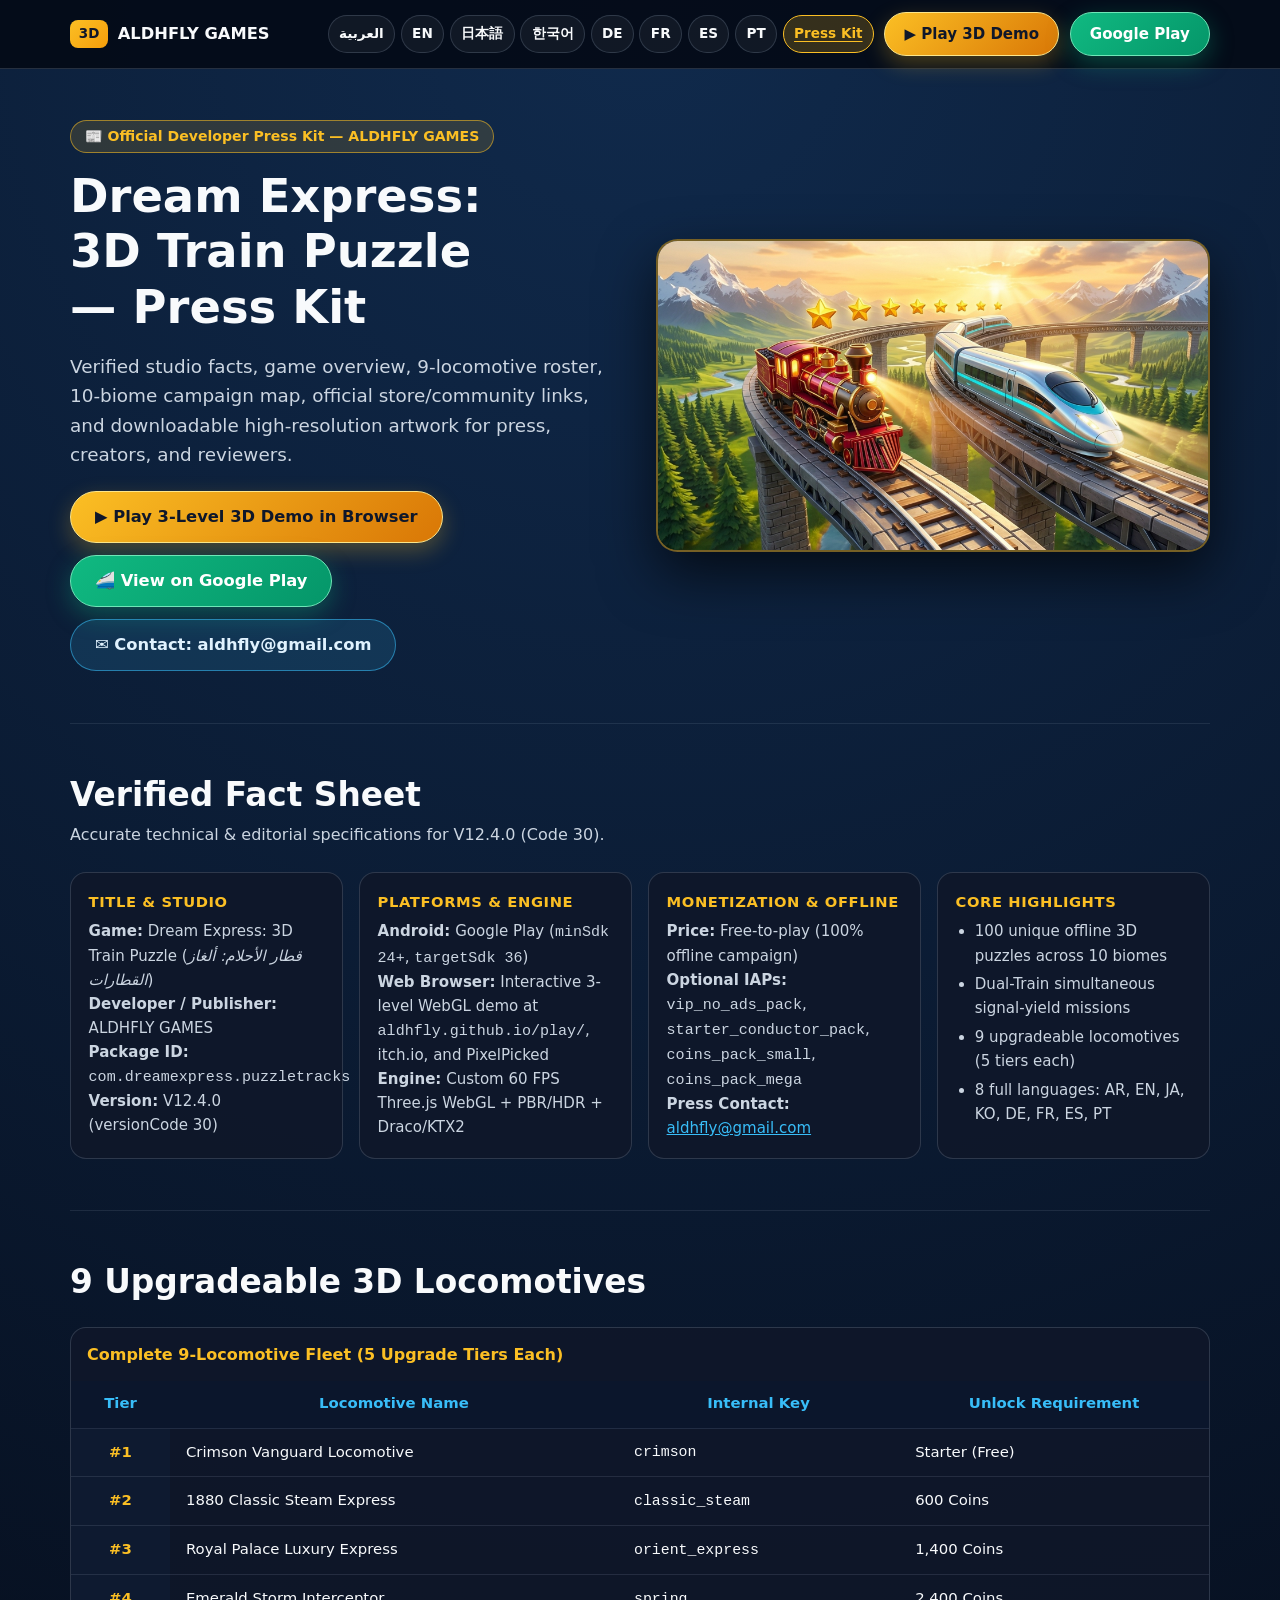
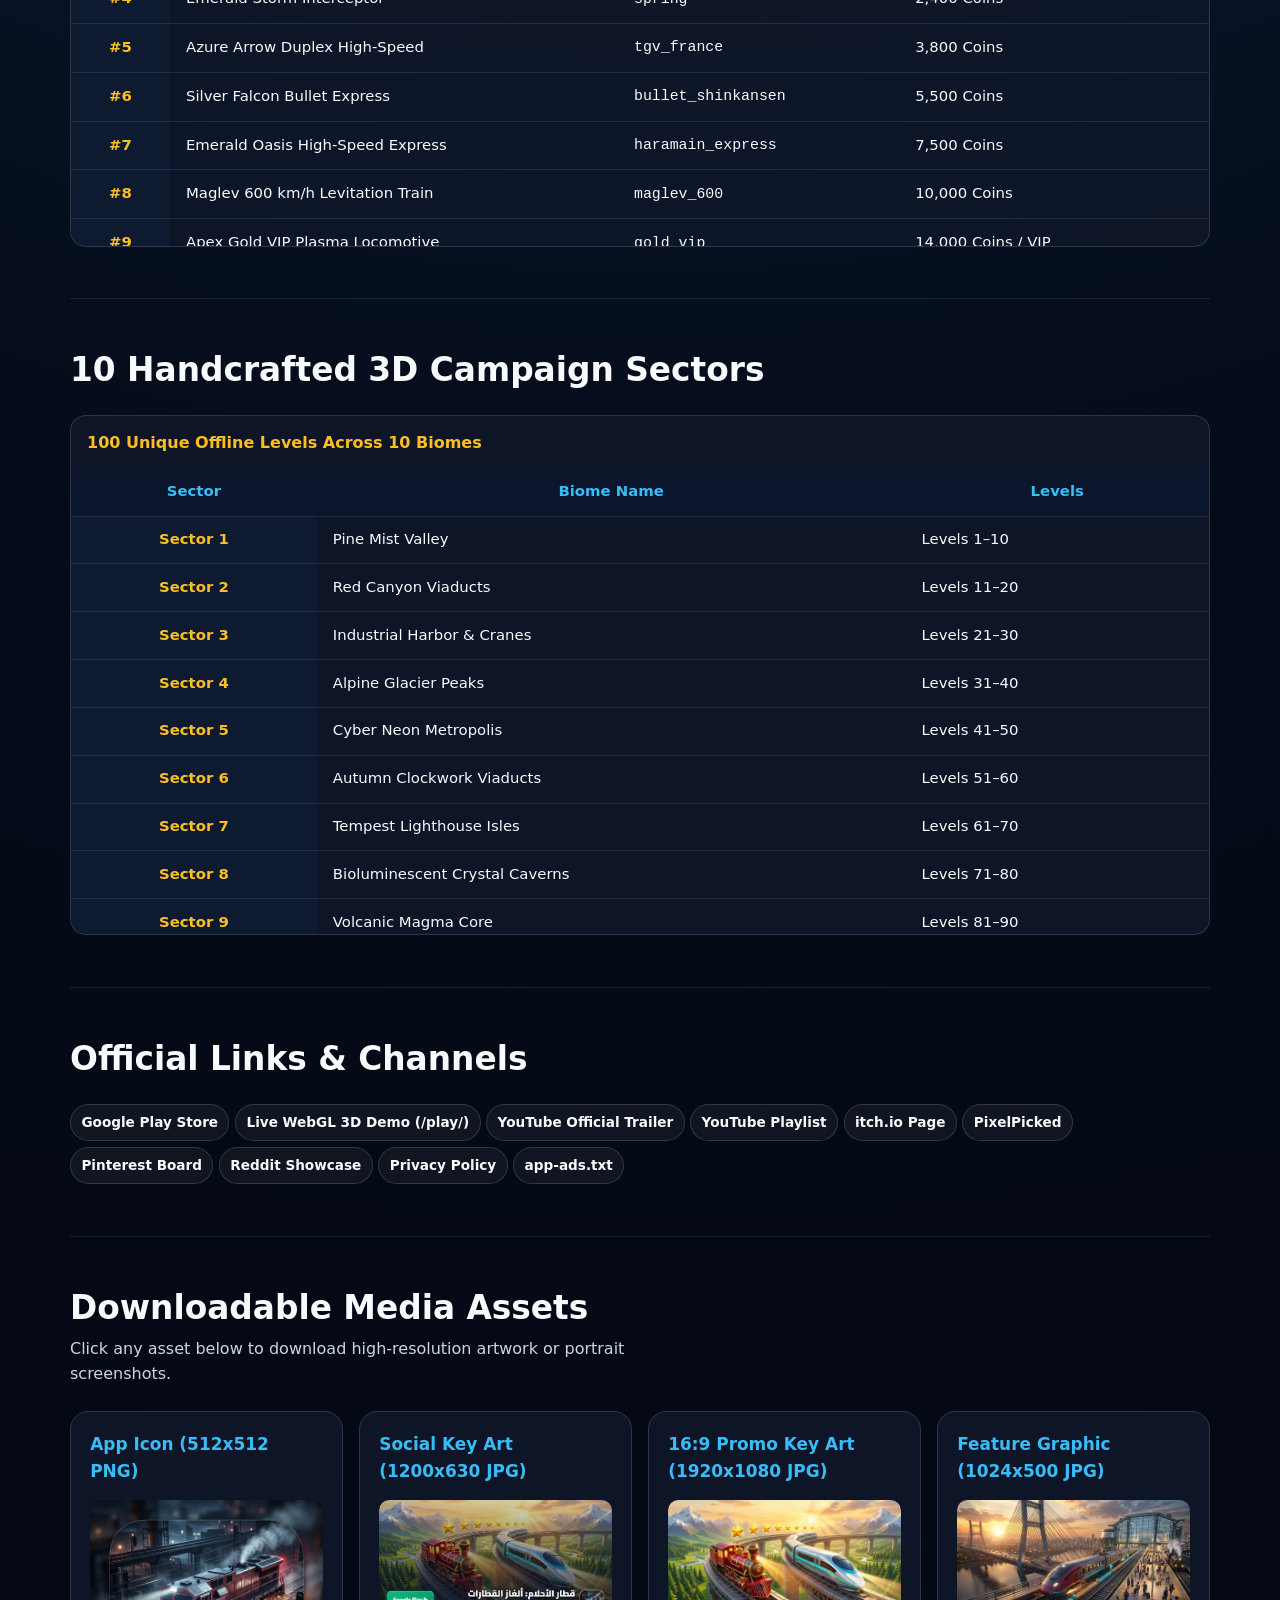
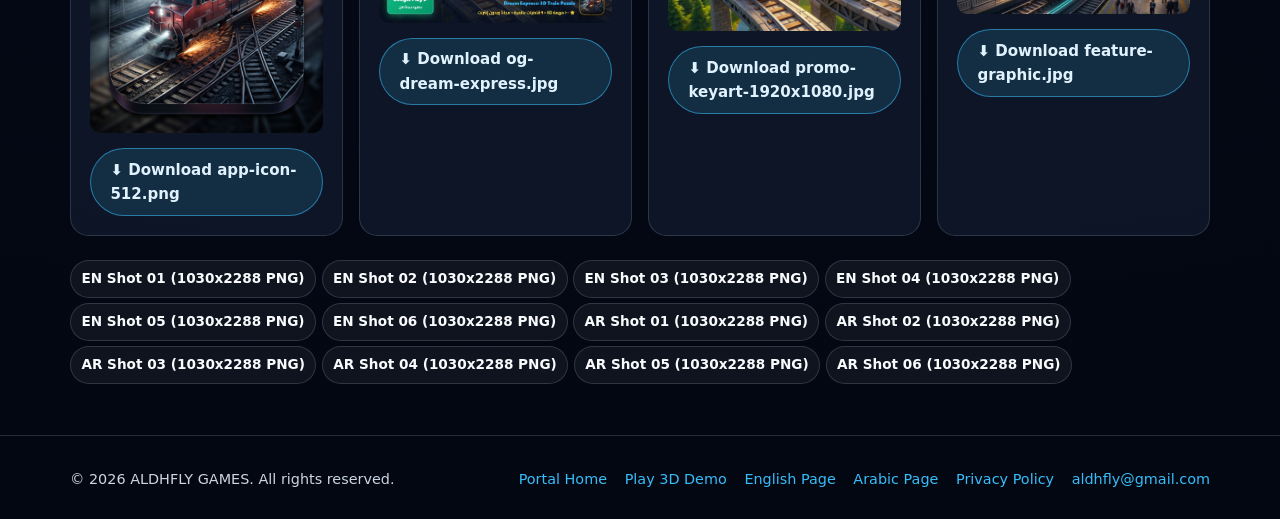
<file: press/index.html>
<!DOCTYPE html>
<html lang="en" dir="ltr">
<head>
  <meta charset="UTF-8">
  <meta name="viewport" content="width=device-width, initial-scale=1.0">
  <link rel="icon" type="image/png" href="../assets/app-icon-512.png">
  <title>Dream Express: 3D Train Puzzle — Official Press Kit | ALDHFLY GAMES</title>
  <meta name="description" content="Official Developer Press Kit for Dream Express: 3D Train Puzzle by ALDHFLY GAMES. Verified facts, 9 locomotives, 10 biomes, V12.4.0 Code 30 Android details, playable WebGL demo, and downloadable media assets.">
  <link rel="canonical" href="https://aldhfly.github.io/press/">
  <meta property="og:type" content="website">
  <meta property="og:site_name" content="ALDHFLY GAMES">
  <meta property="og:url" content="https://aldhfly.github.io/press/">
  <meta property="og:title" content="Dream Express: 3D Train Puzzle — Official Press Kit | ALDHFLY GAMES">
  <meta property="og:description" content="Fact sheet, 9 locomotives, 10 3D biomes, official links, and high-resolution press media for Dream Express: 3D Train Puzzle.">
  <meta property="og:image" content="https://aldhfly.github.io/assets/og-dream-express.jpg">
  <script type="application/ld+json">
{
  "@context": "https://schema.org",
  "@type": "Organization",
  "name": "ALDHFLY GAMES",
  "url": "https://aldhfly.github.io/",
  "logo": "https://aldhfly.github.io/assets/app-icon-512.png",
  "email": "aldhfly@gmail.com",
  "sameAs": [
    "https://play.google.com/store/apps/details?id=com.dreamexpress.puzzletracks",
    "https://www.youtube.com/watch?v=bqbhpj02LqA",
    "https://aldhfly.itch.io/dream-express-3d",
    "https://pixelpicked.com/game/srnVnEAFUr4/dream-express-3d-train-puzzle",
    "https://www.pinterest.com/aldhfly/3d-puzzle-train-games/"
  ]
}
  </script>
  <script type="application/ld+json">
{
  "@context": "https://schema.org",
  "@type": [
    "VideoGame",
    "MobileApplication"
  ],
  "name": "Dream Express: 3D Train Puzzle",
  "alternateName": "قطار الأحلام: ألغاز القطارات",
  "applicationCategory": "GameApplication",
  "operatingSystem": "Android",
  "softwareVersion": "12.4.0",
  "inLanguage": [
    "ar",
    "en",
    "ja",
    "ko",
    "de",
    "fr",
    "es",
    "pt"
  ],
  "url": "https://aldhfly.github.io/",
  "installUrl": "https://play.google.com/store/apps/details?id=com.dreamexpress.puzzletracks",
  "image": "https://aldhfly.github.io/assets/og-dream-express.jpg",
  "author": {
    "@type": "Organization",
    "name": "ALDHFLY GAMES",
    "url": "https://aldhfly.github.io/"
  },
  "offers": {
    "@type": "Offer",
    "price": "0",
    "priceCurrency": "USD"
  }
}
  </script>
  <script type="application/ld+json">
{
  "@context": "https://schema.org",
  "@type": "BreadcrumbList",
  "itemListElement": [
    {
      "@type": "ListItem",
      "position": 1,
      "name": "Home",
      "item": "https://aldhfly.github.io/"
    },
    {
      "@type": "ListItem",
      "position": 2,
      "name": "Press Kit",
      "item": "https://aldhfly.github.io/press/"
    }
  ]
}
  </script>
  <style>
    :root {
      --bg-deep: #050b18;
      --bg-card: rgba(15, 23, 42, 0.88);
      --border-subtle: rgba(148, 163, 184, 0.24);
      --gold: #fbbf24;
      --emerald: #10b981;
      --cyan: #38bdf8;
      --text-main: #f8fafc;
      --text-muted: #cbd5e1;
    }
    *, *::before, *::after { box-sizing: border-box; margin: 0; padding: 0; }
    body {
      min-height: 100dvh;
      font-family: system-ui, -apple-system, 'Segoe UI', Roboto, sans-serif;
      background: radial-gradient(circle at 50% 0%, #102a4c 0%, var(--bg-deep) 58%, #030712 100%);
      color: var(--text-main);
      line-height: 1.6;
      text-align: start;
      overflow-x: hidden;
    }
    a { color: inherit; text-decoration: none; }
    a:focus-visible, button:focus-visible, summary:focus-visible {
      outline: 2px solid var(--gold);
      outline-offset: 2px;
    }
    .container { width: min(1140px, 100% - 2rem); margin-inline: auto; }
    .site-header {
      position: sticky;
      top: 0;
      z-index: 30;
      background: rgba(5, 11, 24, 0.94);
      border-bottom: 1px solid var(--border-subtle);
      padding-block: 0.75rem;
    }
    .nav-inner {
      display: flex;
      align-items: center;
      justify-content: space-between;
      gap: 0.85rem;
      flex-wrap: wrap;
    }
    .brand {
      display: inline-flex;
      align-items: center;
      gap: 0.6rem;
      font-weight: 800;
      font-size: 1.02rem;
    }
    .brand-dot {
      display: inline-flex;
      align-items: center;
      justify-content: center;
      padding: 0.2rem 0.55rem;
      border-radius: 0.5rem;
      background: linear-gradient(135deg, var(--gold), #f59e0b);
      color: #0f172a;
      font-weight: 900;
      font-size: 0.84rem;
    }
    .site-nav {
      display: flex;
      align-items: center;
      gap: 0.65rem;
      flex-wrap: wrap;
    }
    .nav-list {
      list-style: none;
      display: flex;
      align-items: center;
      gap: 0.35rem;
      flex-wrap: wrap;
    }
    .nav-link {
      display: inline-flex;
      align-items: center;
      min-block-size: 2.35rem;
      padding: 0.3rem 0.65rem;
      border-radius: 999px;
      border: 1px solid var(--border-subtle);
      background: rgba(255, 255, 255, 0.05);
      font-size: 0.85rem;
      font-weight: 700;
      color: var(--text-main);
    }
    .nav-link[aria-current="page"] {
      background: rgba(251, 191, 36, 0.2);
      border-color: var(--gold);
      color: var(--gold);
      text-decoration: underline;
      text-underline-offset: 3px;
    }
    .btn {
      display: inline-flex;
      align-items: center;
      justify-content: center;
      gap: 0.5rem;
      min-block-size: 2.75rem;
      padding: 0.55rem 1.2rem;
      border-radius: 999px;
      font-size: 0.94rem;
      font-weight: 800;
      border: 1px solid transparent;
      cursor: pointer;
      transition: transform 0.15s ease;
    }
    .btn:hover { transform: translateY(-2px); }
    .btn-demo {
      background: linear-gradient(135deg, var(--gold), #d97706);
      border-color: #fde68a;
      color: #0f172a;
      box-shadow: 0 8px 22px rgba(251, 191, 36, 0.28);
    }
    .btn-play {
      background: linear-gradient(135deg, var(--emerald), #059669);
      border-color: #6ee7b7;
      color: #ffffff;
      box-shadow: 0 8px 24px rgba(16, 185, 129, 0.34);
    }
    .btn-ghost {
      background: rgba(56, 189, 248, 0.14);
      border-color: rgba(56, 189, 248, 0.55);
      color: #e0f2fe;
    }
    .hero {
      padding-block: clamp(2rem, 4vw, 3.5rem);
      display: grid;
      grid-template-columns: repeat(auto-fit, minmax(min(100%, 21rem), 1fr));
      gap: 2rem;
      align-items: center;
    }
    .hero-copy { display: flex; flex-direction: column; align-items: flex-start; gap: 1rem; }
    .eyebrow {
      display: inline-flex;
      align-items: center;
      gap: 0.45rem;
      min-block-size: 2rem;
      padding: 0.25rem 0.85rem;
      border-radius: 999px;
      background: rgba(251, 191, 36, 0.14);
      border: 1px solid rgba(251, 191, 36, 0.55);
      color: var(--gold);
      font-size: 0.88rem;
      font-weight: 800;
    }
    h1 {
      font-size: clamp(1.75rem, 1.15rem + 2.4vw, 2.9rem);
      line-height: 1.2;
      font-weight: 900;
      text-wrap: balance;
    }
    .hero-lead {
      font-size: clamp(1rem, 0.92rem + 0.32vw, 1.15rem);
      color: var(--text-muted);
      max-width: 60ch;
      text-wrap: pretty;
    }
    .cta-row { display: flex; flex-wrap: wrap; gap: 0.75rem; margin-top: 0.35rem; }
    .btn-hero-lg { min-block-size: 3.25rem; padding: 0.75rem 1.5rem; font-size: 1.02rem; }
    .stats-strip {
      display: grid;
      grid-template-columns: repeat(auto-fit, minmax(7.2rem, 1fr));
      gap: 0.75rem;
      width: 100%;
      margin-top: 0.5rem;
    }
    .stat-box {
      background: var(--bg-card);
      border: 1px solid var(--border-subtle);
      border-radius: 1rem;
      padding: 0.75rem 0.9rem;
      min-block-size: 4.5rem;
    }
    .stat-box strong { display: block; font-size: 1.3rem; font-weight: 900; color: var(--gold); }
    .stat-box span { font-size: 0.84rem; color: var(--text-muted); }
    .hero-visual {
      border-radius: 1.35rem;
      overflow: hidden;
      border: 2px solid rgba(251, 191, 36, 0.45);
      box-shadow: 0 22px 55px rgba(0, 0, 0, 0.65);
      background: #091326;
    }
    .hero-visual img { width: 100%; height: auto; display: block; object-fit: cover; }
    .section { padding-block: clamp(2rem, 4vw, 3.25rem); border-top: 1px solid rgba(148, 163, 184, 0.14); }
    .section-head { margin-bottom: 1.5rem; }
    .section-head h2 { font-size: clamp(1.35rem, 1.05rem + 1.3vw, 2.05rem); font-weight: 900; line-height: 1.25; }
    .section-head p { color: var(--text-muted); max-width: 62ch; margin-top: 0.4rem; }
    .features-wrap { container-type: inline-size; }
    .features-grid { display: grid; grid-template-columns: 1fr; gap: 1rem; }
    @container (min-width: 38rem) { .features-grid { grid-template-columns: repeat(2, 1fr); } }
    @container (min-width: 58rem) { .features-grid { grid-template-columns: repeat(4, 1fr); } }
    .feature-card {
      background: var(--bg-card);
      border: 1px solid var(--border-subtle);
      border-radius: 1.15rem;
      padding: 1.2rem;
      display: flex;
      flex-direction: column;
      gap: 0.45rem;
    }
    .feature-card h3 { font-size: 1.06rem; font-weight: 800; color: var(--cyan); }
    .feature-card p { font-size: 0.92rem; color: var(--text-muted); }
    .shots-grid { display: grid; grid-template-columns: repeat(auto-fit, minmax(12rem, 1fr)); gap: 1rem; }
    .shot-card {
      border-radius: 1.1rem;
      overflow: hidden;
      border: 1px solid var(--border-subtle);
      background: #09111f;
      box-shadow: 0 12px 30px rgba(0, 0, 0, 0.45);
    }
    .shot-card img { width: 100%; height: auto; aspect-ratio: 9 / 16; object-fit: cover; display: block; }
    .video-frame {
      max-width: 52rem;
      margin-inline: auto;
      border-radius: 1.25rem;
      overflow: hidden;
      border: 2px solid var(--border-subtle);
      box-shadow: 0 20px 50px rgba(0, 0, 0, 0.6);
      aspect-ratio: 16 / 9;
      background: #000;
    }
    .video-frame iframe { width: 100%; height: 100%; border: 0; }
    .video-fallback { text-align: center; margin-top: 0.85rem; }
    .video-fallback a { color: var(--cyan); text-decoration: underline; font-weight: 700; }
    .faq-section { display: grid; gap: 0.75rem; max-width: 52rem; margin-inline: auto; }
    .faq-section details {
      background: var(--bg-card);
      border: 1px solid var(--border-subtle);
      border-radius: 0.95rem;
      padding: 0.95rem 1.15rem;
    }
    .faq-section summary {
      list-style: none;
      display: flex;
      align-items: center;
      gap: 0.65rem;
      font-weight: 800;
      font-size: 1.02rem;
      cursor: pointer;
      color: var(--text-main);
    }
    .faq-section summary::before {
      content: "▸";
      color: var(--gold);
      display: inline-block;
      transition: rotate 0.2s ease;
    }
    .faq-section summary:dir(rtl)::before { rotate: 180deg; }
    .faq-section details[open] > summary::before { rotate: 90deg; }
    .faq-section details p { margin-top: 0.7rem; color: var(--text-muted); font-size: 0.96rem; }
    .footer { padding-block: 2rem; border-top: 1px solid var(--border-subtle); color: var(--text-muted); font-size: 0.9rem; }
    .footer-inner { display: flex; flex-wrap: wrap; align-items: center; justify-content: space-between; gap: 1rem; }
    .footer-links { display: flex; flex-wrap: wrap; gap: 1.1rem; }
    .footer-links a { color: var(--cyan); overflow-wrap: anywhere; }
    .fact-grid { display: grid; grid-template-columns: repeat(auto-fit, minmax(15rem, 1fr)); gap: 1rem; }
    .fact-card { background: var(--bg-card); border: 1px solid var(--border-subtle); border-radius: 1rem; padding: 1.1rem; }
    .fact-card h3 { color: var(--gold); font-size: 0.92rem; text-transform: uppercase; letter-spacing: 0.04em; margin-bottom: 0.35rem; }
    .fact-card p, .fact-card li { color: var(--text-muted); font-size: 0.94rem; }
    .fact-card ul { list-style: disc; padding-inline-start: 1.2rem; display: grid; gap: 0.3rem; }
    .table-wrapper {
      overflow: auto;
      max-inline-size: 100%;
      max-block-size: min(520px, 80vh);
      container-type: inline-size;
      border: 1px solid var(--border-subtle);
      border-radius: 1rem;
      background: var(--bg-card);
    }
    table { width: 100%; border-collapse: separate; border-spacing: 0; text-align: start; }
    caption { font-weight: 800; padding: 0.85rem 1rem; color: var(--gold); text-align: start; }
    thead { position: sticky; inset-block-start: 0; z-index: 1; background: #0b162c; }
    th, td { padding: 0.72rem 1rem; border-bottom: 1px solid rgba(148, 163, 184, 0.16); font-size: 0.93rem; }
    thead th { color: var(--cyan); font-weight: 800; }
    tbody th { position: sticky; inset-inline-start: 0; background: #0e1a30; color: var(--gold); font-weight: 800; }
    @container (width < 560px) {
      table, thead, tbody, tr, th, td { display: block; }
      thead { display: none; }
      tr { margin-block-end: 0.85rem; border-bottom: 2px solid var(--border-subtle); padding: 0.4rem; }
      tbody th { position: sticky; inset-block-start: 0; z-index: 2; background: #10203b; border-radius: 0.5rem; }
      .loco-table td:nth-child(2)::before { content: "Locomotive: "; color: var(--cyan); font-weight: 700; }
      .loco-table td:nth-child(3)::before { content: "ID: "; color: var(--cyan); font-weight: 700; }
      .loco-table td:nth-child(4)::before { content: "Unlock: "; color: var(--cyan); font-weight: 700; }
      .sector-table td:nth-child(2)::before { content: "Biome: "; color: var(--cyan); font-weight: 700; }
      .sector-table td:nth-child(3)::before { content: "Campaign Range: "; color: var(--cyan); font-weight: 700; }
    }
  </style>
</head>
<body>
  <header class="site-header">
    <div class="container nav-inner">
      <a class="brand" href="../">
        <span class="brand-dot">3D</span>
        <span>ALDHFLY GAMES</span>
      </a>
      <nav class="site-nav" aria-label="Primary">
        <ul class="nav-list">
          <li><a class="nav-link" href="../ar/">العربية</a></li><li><a class="nav-link" href="../en/">EN</a></li><li><a class="nav-link" href="../ja/">日本語</a></li><li><a class="nav-link" href="../ko/">한국어</a></li><li><a class="nav-link" href="../de/">DE</a></li><li><a class="nav-link" href="../fr/">FR</a></li><li><a class="nav-link" href="../es/">ES</a></li><li><a class="nav-link" href="../pt/">PT</a></li>
          <li><a class="nav-link" href="../press/" aria-current="page">Press Kit</a></li>
        </ul>
        <a class="btn btn-demo" href="../play/">▶ Play 3D Demo</a>
        <a class="btn btn-play" href="https://play.google.com/store/apps/details?id=com.dreamexpress.puzzletracks" target="_blank" rel="noopener">Google Play</a>
      </nav>
    </div>
  </header>

  <main class="container">
    <section class="hero">
      <div class="hero-copy">
        <span class="eyebrow">📰 Official Developer Press Kit — ALDHFLY GAMES</span>
        <h1>Dream Express: 3D Train Puzzle — Press Kit</h1>
        <p class="hero-lead">
          Verified studio facts, game overview, 9-locomotive roster, 10-biome campaign map, official store/community links, and downloadable high-resolution artwork for press, creators, and reviewers.
        </p>
        <div class="cta-row">
          <a class="btn btn-demo btn-hero-lg" href="../play/">▶ Play 3-Level 3D Demo in Browser</a>
          <a class="btn btn-play btn-hero-lg" href="https://play.google.com/store/apps/details?id=com.dreamexpress.puzzletracks" target="_blank" rel="noopener">🚄 View on Google Play</a>
          <a class="btn btn-ghost btn-hero-lg" href="mailto:aldhfly@gmail.com">✉ Contact: aldhfly@gmail.com</a>
        </div>
      </div>
      <div class="hero-visual">
        <img src="../assets/promo-keyart-1920x1080.jpg" alt="Dream Express: 3D Train Puzzle Key Art" width="1920" height="1080" fetchpriority="high">
      </div>
    </section>

    <section class="section">
      <div class="section-head">
        <h2>Verified Fact Sheet</h2>
        <p>Accurate technical &amp; editorial specifications for V12.4.0 (Code 30).</p>
      </div>
      <div class="fact-grid">
        <article class="fact-card">
          <h3>Title &amp; Studio</h3>
          <p><strong>Game:</strong> Dream Express: 3D Train Puzzle (<em>قطار الأحلام: ألغاز القطارات</em>)<br>
          <strong>Developer / Publisher:</strong> ALDHFLY GAMES<br>
          <strong>Package ID:</strong> <code>com.dreamexpress.puzzletracks</code><br>
          <strong>Version:</strong> V12.4.0 (versionCode 30)</p>
        </article>
        <article class="fact-card">
          <h3>Platforms &amp; Engine</h3>
          <p><strong>Android:</strong> Google Play (<code>minSdk 24+</code>, <code>targetSdk 36</code>)<br>
          <strong>Web Browser:</strong> Interactive 3-level WebGL demo at <code>aldhfly.github.io/play/</code>, itch.io, and PixelPicked<br>
          <strong>Engine:</strong> Custom 60 FPS Three.js WebGL + PBR/HDR + Draco/KTX2</p>
        </article>
        <article class="fact-card">
          <h3>Monetization &amp; Offline</h3>
          <p><strong>Price:</strong> Free-to-play (100% offline campaign)<br>
          <strong>Optional IAPs:</strong> <code>vip_no_ads_pack</code>, <code>starter_conductor_pack</code>, <code>coins_pack_small</code>, <code>coins_pack_mega</code><br>
          <strong>Press Contact:</strong> <a href="mailto:aldhfly@gmail.com" style="color:var(--cyan);text-decoration:underline;">aldhfly@gmail.com</a></p>
        </article>
        <article class="fact-card">
          <h3>Core Highlights</h3>
          <ul>
            <li>100 unique offline 3D puzzles across 10 biomes</li>
            <li>Dual-Train simultaneous signal-yield missions</li>
            <li>9 upgradeable locomotives (5 tiers each)</li>
            <li>8 full languages: AR, EN, JA, KO, DE, FR, ES, PT</li>
          </ul>
        </article>
      </div>
    </section>

    <section class="section">
      <div class="section-head">
        <h2>9 Upgradeable 3D Locomotives</h2>
      </div>
      <div tabindex="0" role="region" aria-labelledby="loco-table-caption" class="table-wrapper">
        <table class="loco-table">
          <caption id="loco-table-caption">Complete 9-Locomotive Fleet (5 Upgrade Tiers Each)</caption>
          <thead>
            <tr><th>Tier</th><th>Locomotive Name</th><th>Internal Key</th><th>Unlock Requirement</th></tr>
          </thead>
          <tbody>
            <tr><th>#1</th><td>Crimson Vanguard Locomotive</td><td><code>crimson</code></td><td>Starter (Free)</td></tr>
            <tr><th>#2</th><td>1880 Classic Steam Express</td><td><code>classic_steam</code></td><td>600 Coins</td></tr>
            <tr><th>#3</th><td>Royal Palace Luxury Express</td><td><code>orient_express</code></td><td>1,400 Coins</td></tr>
            <tr><th>#4</th><td>Emerald Storm Interceptor</td><td><code>spring</code></td><td>2,400 Coins</td></tr>
            <tr><th>#5</th><td>Azure Arrow Duplex High-Speed</td><td><code>tgv_france</code></td><td>3,800 Coins</td></tr>
            <tr><th>#6</th><td>Silver Falcon Bullet Express</td><td><code>bullet_shinkansen</code></td><td>5,500 Coins</td></tr>
            <tr><th>#7</th><td>Emerald Oasis High-Speed Express</td><td><code>haramain_express</code></td><td>7,500 Coins</td></tr>
            <tr><th>#8</th><td>Maglev 600 km/h Levitation Train</td><td><code>maglev_600</code></td><td>10,000 Coins</td></tr>
            <tr><th>#9</th><td>Apex Gold VIP Plasma Locomotive</td><td><code>gold_vip</code></td><td>14,000 Coins / VIP</td></tr>
          </tbody>
        </table>
      </div>
    </section>

    <section class="section">
      <div class="section-head">
        <h2>10 Handcrafted 3D Campaign Sectors</h2>
      </div>
      <div tabindex="0" role="region" aria-labelledby="sector-table-caption" class="table-wrapper">
        <table class="sector-table">
          <caption id="sector-table-caption">100 Unique Offline Levels Across 10 Biomes</caption>
          <thead>
            <tr><th>Sector</th><th>Biome Name</th><th>Levels</th></tr>
          </thead>
          <tbody>
            <tr><th>Sector 1</th><td>Pine Mist Valley</td><td>Levels 1–10</td></tr>
            <tr><th>Sector 2</th><td>Red Canyon Viaducts</td><td>Levels 11–20</td></tr>
            <tr><th>Sector 3</th><td>Industrial Harbor &amp; Cranes</td><td>Levels 21–30</td></tr>
            <tr><th>Sector 4</th><td>Alpine Glacier Peaks</td><td>Levels 31–40</td></tr>
            <tr><th>Sector 5</th><td>Cyber Neon Metropolis</td><td>Levels 41–50</td></tr>
            <tr><th>Sector 6</th><td>Autumn Clockwork Viaducts</td><td>Levels 51–60</td></tr>
            <tr><th>Sector 7</th><td>Tempest Lighthouse Isles</td><td>Levels 61–70</td></tr>
            <tr><th>Sector 8</th><td>Bioluminescent Crystal Caverns</td><td>Levels 71–80</td></tr>
            <tr><th>Sector 9</th><td>Volcanic Magma Core</td><td>Levels 81–90</td></tr>
            <tr><th>Sector 10</th><td>Apex Orbital Terminus</td><td>Levels 91–100</td></tr>
          </tbody>
        </table>
      </div>
    </section>

    <section class="section">
      <div class="section-head">
        <h2>Official Links &amp; Channels</h2>
      </div>
      <ul class="nav-list">
        <li><a class="nav-link" href="https://play.google.com/store/apps/details?id=com.dreamexpress.puzzletracks" target="_blank" rel="noopener">Google Play Store</a></li>
        <li><a class="nav-link" href="../play/">Live WebGL 3D Demo (/play/)</a></li>
        <li><a class="nav-link" href="https://www.youtube.com/watch?v=bqbhpj02LqA" target="_blank" rel="noopener">YouTube Official Trailer</a></li>
        <li><a class="nav-link" href="https://www.youtube.com/playlist?list=PLIe7GS7y02oU" target="_blank" rel="noopener">YouTube Playlist</a></li>
        <li><a class="nav-link" href="https://aldhfly.itch.io/dream-express-3d" target="_blank" rel="noopener">itch.io Page</a></li>
        <li><a class="nav-link" href="https://pixelpicked.com/game/srnVnEAFUr4/dream-express-3d-train-puzzle" target="_blank" rel="noopener">PixelPicked</a></li>
        <li><a class="nav-link" href="https://www.pinterest.com/aldhfly/3d-puzzle-train-games/" target="_blank" rel="noopener">Pinterest Board</a></li>
        <li><a class="nav-link" href="https://www.reddit.com/r/playmygame/comments/1y3hjn6/dream_express_3d_train_puzzle_i_built_a_100/" target="_blank" rel="noopener">Reddit Showcase</a></li>
        <li><a class="nav-link" href="../privacy_policy.html">Privacy Policy</a></li>
        <li><a class="nav-link" href="../app-ads.txt">app-ads.txt</a></li>
      </ul>
    </section>

    <section class="section features-wrap">
      <div class="section-head">
        <h2>Downloadable Media Assets</h2>
        <p>Click any asset below to download high-resolution artwork or portrait screenshots.</p>
      </div>
      <div class="features-grid">
        <article class="feature-card">
          <h3>App Icon (512x512 PNG)</h3>
          <img src="../assets/app-icon-512.png" alt="App Icon (512x512 PNG)" width="512" height="512" loading="lazy" style="width:100%;height:auto;border-radius:0.65rem;margin-block:0.5rem;">
          <a class="btn btn-ghost" href="../assets/app-icon-512.png" download="app-icon-512.png">⬇ Download app-icon-512.png</a>
        </article>
        <article class="feature-card">
          <h3>Social Key Art (1200x630 JPG)</h3>
          <img src="../assets/og-dream-express.jpg" alt="Social Key Art (1200x630 JPG)" width="1200" height="630" loading="lazy" style="width:100%;height:auto;border-radius:0.65rem;margin-block:0.5rem;">
          <a class="btn btn-ghost" href="../assets/og-dream-express.jpg" download="og-dream-express.jpg">⬇ Download og-dream-express.jpg</a>
        </article>
        <article class="feature-card">
          <h3>16:9 Promo Key Art (1920x1080 JPG)</h3>
          <img src="../assets/promo-keyart-1920x1080.jpg" alt="16:9 Promo Key Art (1920x1080 JPG)" width="1920" height="1080" loading="lazy" style="width:100%;height:auto;border-radius:0.65rem;margin-block:0.5rem;">
          <a class="btn btn-ghost" href="../assets/promo-keyart-1920x1080.jpg" download="promo-keyart-1920x1080.jpg">⬇ Download promo-keyart-1920x1080.jpg</a>
        </article>
        <article class="feature-card">
          <h3>Feature Graphic (1024x500 JPG)</h3>
          <img src="../assets/feature-graphic.jpg" alt="Feature Graphic (1024x500 JPG)" width="1024" height="500" loading="lazy" style="width:100%;height:auto;border-radius:0.65rem;margin-block:0.5rem;">
          <a class="btn btn-ghost" href="../assets/feature-graphic.jpg" download="feature-graphic.jpg">⬇ Download feature-graphic.jpg</a>
        </article>
      </div>
      <div style="margin-top:1.5rem;">
        <ul class="nav-list">
          <li><a class="nav-link" href="../assets/shot_en_01.png" download="dream-express-en-01.png">EN Shot 01 (1030x2288 PNG)</a></li>
          <li><a class="nav-link" href="../assets/shot_en_02.png" download="dream-express-en-02.png">EN Shot 02 (1030x2288 PNG)</a></li>
          <li><a class="nav-link" href="../assets/shot_en_03.png" download="dream-express-en-03.png">EN Shot 03 (1030x2288 PNG)</a></li>
          <li><a class="nav-link" href="../assets/shot_en_04.png" download="dream-express-en-04.png">EN Shot 04 (1030x2288 PNG)</a></li>
          <li><a class="nav-link" href="../assets/shot_en_05.png" download="dream-express-en-05.png">EN Shot 05 (1030x2288 PNG)</a></li>
          <li><a class="nav-link" href="../assets/shot_en_06.png" download="dream-express-en-06.png">EN Shot 06 (1030x2288 PNG)</a></li>
          <li><a class="nav-link" href="../assets/shot_ar_01.png" download="dream-express-ar-01.png">AR Shot 01 (1030x2288 PNG)</a></li>
          <li><a class="nav-link" href="../assets/shot_ar_02.png" download="dream-express-ar-02.png">AR Shot 02 (1030x2288 PNG)</a></li>
          <li><a class="nav-link" href="../assets/shot_ar_03.png" download="dream-express-ar-03.png">AR Shot 03 (1030x2288 PNG)</a></li>
          <li><a class="nav-link" href="../assets/shot_ar_04.png" download="dream-express-ar-04.png">AR Shot 04 (1030x2288 PNG)</a></li>
          <li><a class="nav-link" href="../assets/shot_ar_05.png" download="dream-express-ar-05.png">AR Shot 05 (1030x2288 PNG)</a></li>
          <li><a class="nav-link" href="../assets/shot_ar_06.png" download="dream-express-ar-06.png">AR Shot 06 (1030x2288 PNG)</a></li>
        </ul>
      </div>
    </section>
  </main>

  <footer class="footer">
    <div class="container footer-inner">
      <div>© 2026 ALDHFLY GAMES. All rights reserved.</div>
      <nav class="footer-links" aria-label="Footer Links">
        <a href="../">Portal Home</a>
        <a href="../play/">Play 3D Demo</a>
        <a href="../en/">English Page</a>
        <a href="../ar/">Arabic Page</a>
        <a href="../privacy_policy.html">Privacy Policy</a>
        <a href="mailto:aldhfly@gmail.com">aldhfly@gmail.com</a>
      </nav>
    </div>
  </footer>
</body>
</html>
</file>
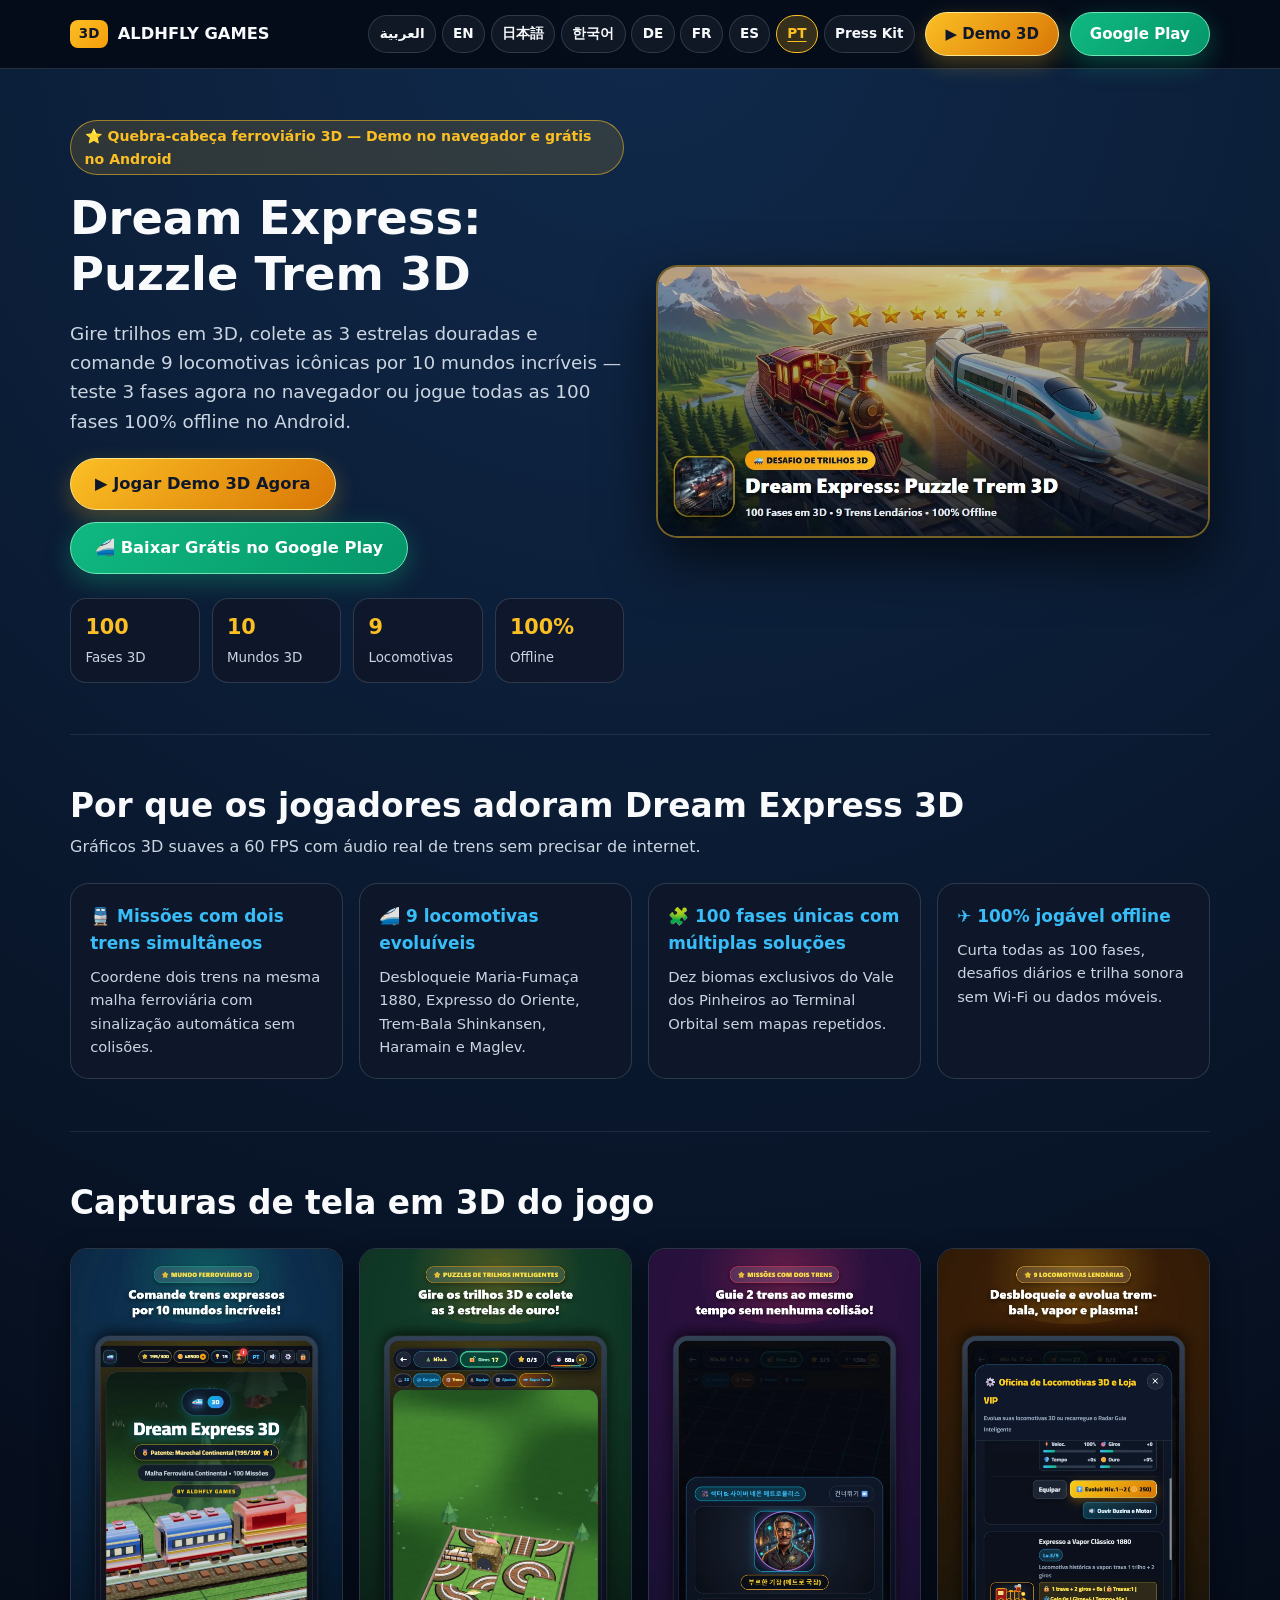
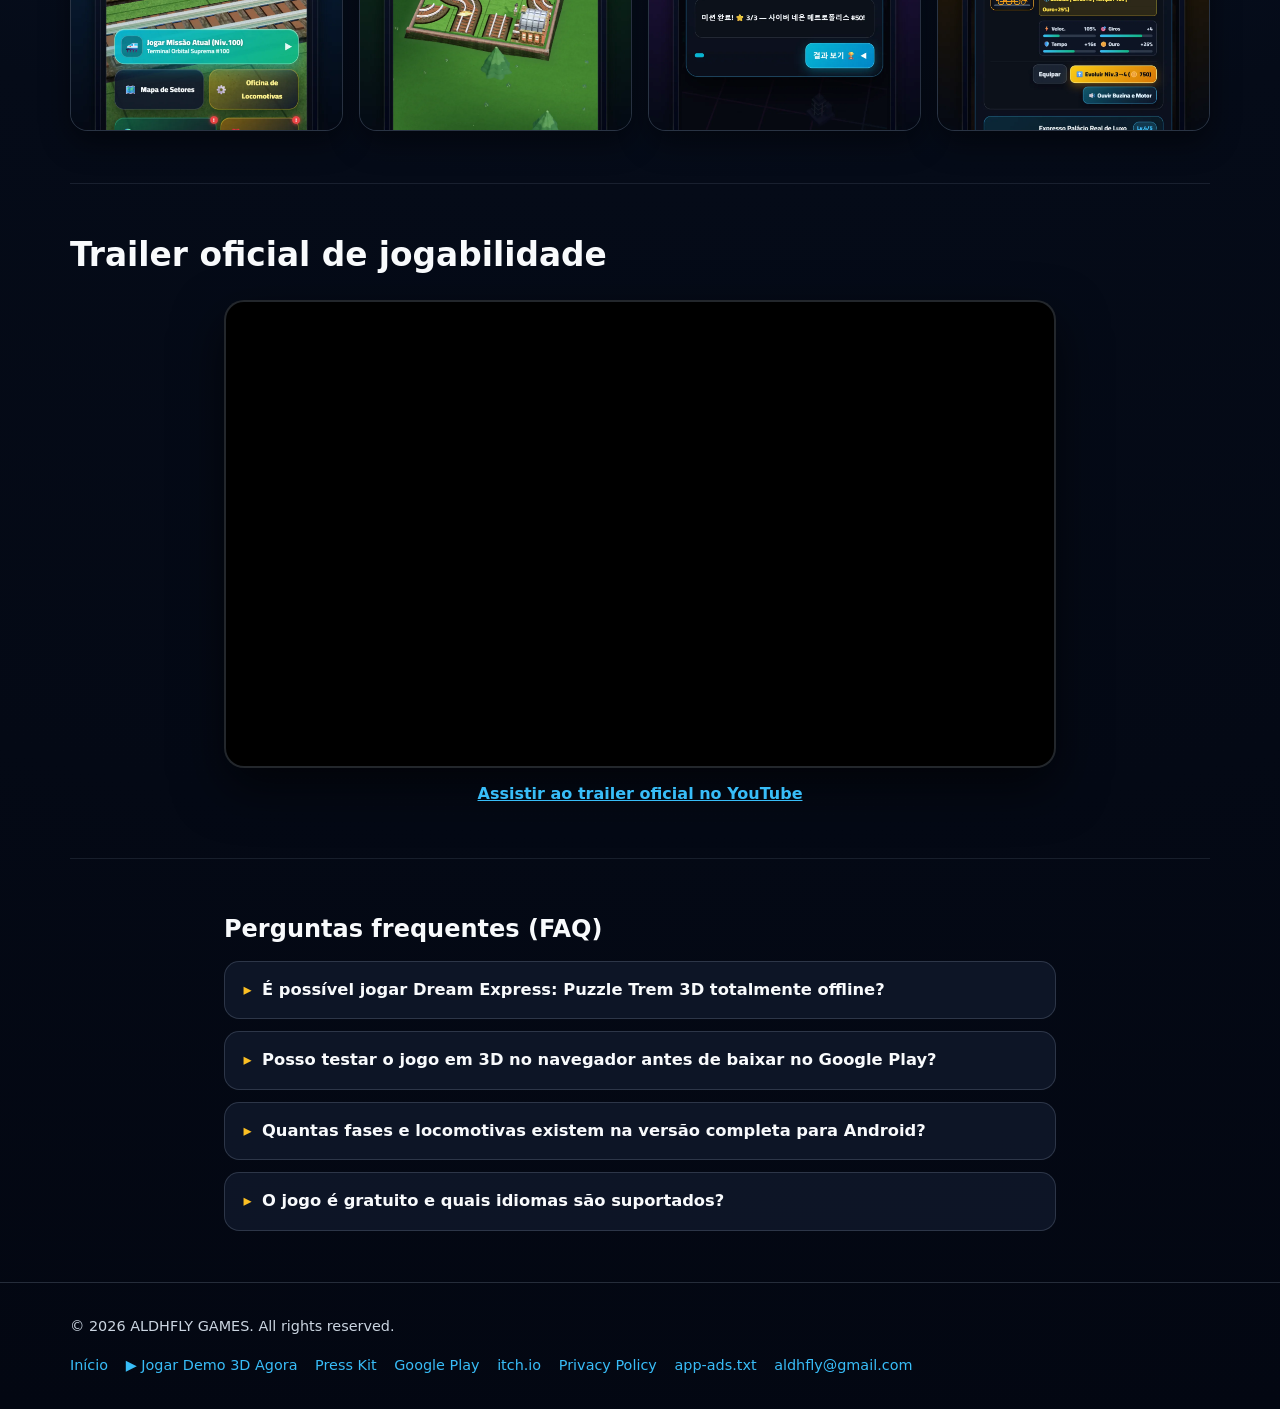
<file: pt/index.html>
<!DOCTYPE html>
<html lang="pt" dir="ltr">
<head>
  <meta charset="UTF-8">
  <meta name="viewport" content="width=device-width, initial-scale=1.0">
  <link rel="icon" type="image/png" href="../assets/app-icon-512.png">
  <title>Dream Express: Puzzle Trem 3D — Demo 3D Online e Google Play Grátis</title>
  <meta name="description" content="Jogue a demo 3D de 3 fases no navegador ou baixe a versão completa grátis no Google Play: 100 fases offline, 9 locomotivas, desafios com dois trens e 8 idiomas.">
  <meta name="keywords" content="Dream Express 3D, puzzle trem 3D, jogo de trem offline, quebra-cabeça ferroviário, ALDHFLY GAMES">
  <link rel="canonical" href="https://aldhfly.github.io/pt/">
  <link rel="alternate" hreflang="ar" href="https://aldhfly.github.io/ar/">
  <link rel="alternate" hreflang="en" href="https://aldhfly.github.io/en/">
  <link rel="alternate" hreflang="ja" href="https://aldhfly.github.io/ja/">
  <link rel="alternate" hreflang="ko" href="https://aldhfly.github.io/ko/">
  <link rel="alternate" hreflang="de" href="https://aldhfly.github.io/de/">
  <link rel="alternate" hreflang="fr" href="https://aldhfly.github.io/fr/">
  <link rel="alternate" hreflang="es" href="https://aldhfly.github.io/es/">
  <link rel="alternate" hreflang="pt" href="https://aldhfly.github.io/pt/">
  <link rel="alternate" hreflang="x-default" href="https://aldhfly.github.io/">

  <meta property="og:type" content="website">
  <meta property="og:site_name" content="ALDHFLY GAMES">
  <meta property="og:url" content="https://aldhfly.github.io/pt/">
  <meta property="og:title" content="Dream Express: Puzzle Trem 3D — Demo 3D Online e Google Play Grátis">
  <meta property="og:description" content="Jogue a demo 3D de 3 fases no navegador ou baixe a versão completa grátis no Google Play: 100 fases offline, 9 locomotivas, desafios com dois trens e 8 idiomas.">
  <meta property="og:image" content="https://aldhfly.github.io/assets/og-dream-express.jpg">
  <meta property="og:image:width" content="1200">
  <meta property="og:image:height" content="630">
  <meta property="og:locale" content="pt_BR">

  <meta name="twitter:card" content="summary_large_image">
  <meta name="twitter:title" content="Dream Express: Puzzle Trem 3D — Demo 3D Online e Google Play Grátis">
  <meta name="twitter:description" content="Jogue a demo 3D de 3 fases no navegador ou baixe a versão completa grátis no Google Play: 100 fases offline, 9 locomotivas, desafios com dois trens e 8 idiomas.">
  <meta name="twitter:image" content="https://aldhfly.github.io/assets/og-dream-express.jpg">

  <script type="application/ld+json">
{
  "@context": "https://schema.org",
  "@type": [
    "VideoGame",
    "MobileApplication"
  ],
  "name": "Dream Express: Puzzle Trem 3D",
  "description": "Jogue a demo 3D de 3 fases no navegador ou baixe a versão completa grátis no Google Play: 100 fases offline, 9 locomotivas, desafios com dois trens e 8 idiomas.",
  "inLanguage": "pt",
  "operatingSystem": "Android",
  "applicationCategory": "GameApplication",
  "genre": [
    "Puzzle",
    "Simulation",
    "Strategy"
  ],
  "gamePlatform": [
    "Android",
    "Web Browser"
  ],
  "url": "https://aldhfly.github.io/pt/",
  "installUrl": "https://play.google.com/store/apps/details?id=com.dreamexpress.puzzletracks",
  "trailer": {
    "@type": "VideoObject",
    "name": "Dream Express: Puzzle Trem 3D — Official Trailer",
    "embedUrl": "https://www.youtube-nocookie.com/embed/bqbhpj02LqA",
    "url": "https://www.youtube.com/watch?v=bqbhpj02LqA",
    "thumbnailUrl": "https://i.ytimg.com/vi/bqbhpj02LqA/maxresdefault.jpg"
  },
  "image": "https://aldhfly.github.io/assets/og-dream-express.jpg",
  "author": {
    "@type": "Organization",
    "name": "ALDHFLY GAMES",
    "url": "https://aldhfly.github.io/"
  },
  "offers": {
    "@type": "Offer",
    "price": "0",
    "priceCurrency": "USD"
  }
}
  </script>
  <script type="application/ld+json">
{
  "@context": "https://schema.org",
  "@type": "FAQPage",
  "mainEntity": [
    {
      "@type": "Question",
      "name": "É possível jogar Dream Express: Puzzle Trem 3D totalmente offline?",
      "acceptedAnswer": {
        "@type": "Answer",
        "text": "Sim. Todas as 100 fases, as 9 locomotivas, os 10 mundos em 3D e os sons reais de trem funcionam 100% sem internet."
      }
    },
    {
      "@type": "Question",
      "name": "Posso testar o jogo em 3D no navegador antes de baixar no Google Play?",
      "acceptedAnswer": {
        "@type": "Answer",
        "text": "Sim! Acesse aldhfly.github.io/play/ para jogar gratuitamente a demo WebGL em 3D com 3 fases direto no navegador."
      }
    },
    {
      "@type": "Question",
      "name": "Quantas fases e locomotivas existem na versão completa para Android?",
      "acceptedAnswer": {
        "@type": "Answer",
        "text": "A versão completa (V12.4.0) traz 100 desafios únicos em 10 biomas, missões com dois trens simultâneos sem colisão e 9 locomotivas 3D com 5 níveis de melhoria."
      }
    },
    {
      "@type": "Question",
      "name": "O jogo é gratuito e quais idiomas são suportados?",
      "acceptedAnswer": {
        "@type": "Answer",
        "text": "O download no Google Play é gratuito e o jogo oferece suporte completo a 8 idiomas: português, inglês, árabe, japonês, coreano, alemão, francês e espanhol."
      }
    }
  ]
}
  </script>
  <style>
    :root {
      --bg-deep: #050b18;
      --bg-card: rgba(15, 23, 42, 0.88);
      --border-subtle: rgba(148, 163, 184, 0.24);
      --gold: #fbbf24;
      --emerald: #10b981;
      --cyan: #38bdf8;
      --text-main: #f8fafc;
      --text-muted: #cbd5e1;
    }
    *, *::before, *::after { box-sizing: border-box; margin: 0; padding: 0; }
    body {
      min-height: 100dvh;
      font-family: system-ui, -apple-system, 'Segoe UI', Roboto, sans-serif;
      background: radial-gradient(circle at 50% 0%, #102a4c 0%, var(--bg-deep) 58%, #030712 100%);
      color: var(--text-main);
      line-height: 1.6;
      text-align: start;
      overflow-x: hidden;
    }
    a { color: inherit; text-decoration: none; }
    a:focus-visible, button:focus-visible, summary:focus-visible {
      outline: 2px solid var(--gold);
      outline-offset: 2px;
    }
    .container { width: min(1140px, 100% - 2rem); margin-inline: auto; }
    .site-header {
      position: sticky;
      top: 0;
      z-index: 30;
      background: rgba(5, 11, 24, 0.94);
      border-bottom: 1px solid var(--border-subtle);
      padding-block: 0.75rem;
    }
    .nav-inner {
      display: flex;
      align-items: center;
      justify-content: space-between;
      gap: 0.85rem;
      flex-wrap: wrap;
    }
    .brand {
      display: inline-flex;
      align-items: center;
      gap: 0.6rem;
      font-weight: 800;
      font-size: 1.02rem;
    }
    .brand-dot {
      display: inline-flex;
      align-items: center;
      justify-content: center;
      padding: 0.2rem 0.55rem;
      border-radius: 0.5rem;
      background: linear-gradient(135deg, var(--gold), #f59e0b);
      color: #0f172a;
      font-weight: 900;
      font-size: 0.84rem;
    }
    .site-nav {
      display: flex;
      align-items: center;
      gap: 0.65rem;
      flex-wrap: wrap;
    }
    .nav-list {
      list-style: none;
      display: flex;
      align-items: center;
      gap: 0.35rem;
      flex-wrap: wrap;
    }
    .nav-link {
      display: inline-flex;
      align-items: center;
      min-block-size: 2.35rem;
      padding: 0.3rem 0.65rem;
      border-radius: 999px;
      border: 1px solid var(--border-subtle);
      background: rgba(255, 255, 255, 0.05);
      font-size: 0.85rem;
      font-weight: 700;
      color: var(--text-main);
    }
    .nav-link[aria-current="page"] {
      background: rgba(251, 191, 36, 0.2);
      border-color: var(--gold);
      color: var(--gold);
      text-decoration: underline;
      text-underline-offset: 3px;
    }
    .btn {
      display: inline-flex;
      align-items: center;
      justify-content: center;
      gap: 0.5rem;
      min-block-size: 2.75rem;
      padding: 0.55rem 1.2rem;
      border-radius: 999px;
      font-size: 0.94rem;
      font-weight: 800;
      border: 1px solid transparent;
      cursor: pointer;
      transition: transform 0.15s ease;
    }
    .btn:hover { transform: translateY(-2px); }
    .btn-demo {
      background: linear-gradient(135deg, var(--gold), #d97706);
      border-color: #fde68a;
      color: #0f172a;
      box-shadow: 0 8px 22px rgba(251, 191, 36, 0.28);
    }
    .btn-play {
      background: linear-gradient(135deg, var(--emerald), #059669);
      border-color: #6ee7b7;
      color: #ffffff;
      box-shadow: 0 8px 24px rgba(16, 185, 129, 0.34);
    }
    .btn-ghost {
      background: rgba(56, 189, 248, 0.14);
      border-color: rgba(56, 189, 248, 0.55);
      color: #e0f2fe;
    }
    .hero {
      padding-block: clamp(2rem, 4vw, 3.5rem);
      display: grid;
      grid-template-columns: repeat(auto-fit, minmax(min(100%, 21rem), 1fr));
      gap: 2rem;
      align-items: center;
    }
    .hero-copy { display: flex; flex-direction: column; align-items: flex-start; gap: 1rem; }
    .eyebrow {
      display: inline-flex;
      align-items: center;
      gap: 0.45rem;
      min-block-size: 2rem;
      padding: 0.25rem 0.85rem;
      border-radius: 999px;
      background: rgba(251, 191, 36, 0.14);
      border: 1px solid rgba(251, 191, 36, 0.55);
      color: var(--gold);
      font-size: 0.88rem;
      font-weight: 800;
    }
    h1 {
      font-size: clamp(1.75rem, 1.15rem + 2.4vw, 2.9rem);
      line-height: 1.2;
      font-weight: 900;
      text-wrap: balance;
    }
    .hero-lead {
      font-size: clamp(1rem, 0.92rem + 0.32vw, 1.15rem);
      color: var(--text-muted);
      max-width: 60ch;
      text-wrap: pretty;
    }
    .cta-row { display: flex; flex-wrap: wrap; gap: 0.75rem; margin-top: 0.35rem; }
    .btn-hero-lg { min-block-size: 3.25rem; padding: 0.75rem 1.5rem; font-size: 1.02rem; }
    .stats-strip {
      display: grid;
      grid-template-columns: repeat(auto-fit, minmax(7.2rem, 1fr));
      gap: 0.75rem;
      width: 100%;
      margin-top: 0.5rem;
    }
    .stat-box {
      background: var(--bg-card);
      border: 1px solid var(--border-subtle);
      border-radius: 1rem;
      padding: 0.75rem 0.9rem;
      min-block-size: 4.5rem;
    }
    .stat-box strong { display: block; font-size: 1.3rem; font-weight: 900; color: var(--gold); }
    .stat-box span { font-size: 0.84rem; color: var(--text-muted); }
    .hero-visual {
      border-radius: 1.35rem;
      overflow: hidden;
      border: 2px solid rgba(251, 191, 36, 0.45);
      box-shadow: 0 22px 55px rgba(0, 0, 0, 0.65);
      background: #091326;
    }
    .hero-visual img { width: 100%; height: auto; display: block; object-fit: cover; }
    .section { padding-block: clamp(2rem, 4vw, 3.25rem); border-top: 1px solid rgba(148, 163, 184, 0.14); }
    .section-head { margin-bottom: 1.5rem; }
    .section-head h2 { font-size: clamp(1.35rem, 1.05rem + 1.3vw, 2.05rem); font-weight: 900; line-height: 1.25; }
    .section-head p { color: var(--text-muted); max-width: 62ch; margin-top: 0.4rem; }
    .features-wrap { container-type: inline-size; }
    .features-grid { display: grid; grid-template-columns: 1fr; gap: 1rem; }
    @container (min-width: 38rem) { .features-grid { grid-template-columns: repeat(2, 1fr); } }
    @container (min-width: 58rem) { .features-grid { grid-template-columns: repeat(4, 1fr); } }
    .feature-card {
      background: var(--bg-card);
      border: 1px solid var(--border-subtle);
      border-radius: 1.15rem;
      padding: 1.2rem;
      display: flex;
      flex-direction: column;
      gap: 0.45rem;
    }
    .feature-card h3 { font-size: 1.06rem; font-weight: 800; color: var(--cyan); }
    .feature-card p { font-size: 0.92rem; color: var(--text-muted); }
    .shots-grid { display: grid; grid-template-columns: repeat(auto-fit, minmax(12rem, 1fr)); gap: 1rem; }
    .shot-card {
      border-radius: 1.1rem;
      overflow: hidden;
      border: 1px solid var(--border-subtle);
      background: #09111f;
      box-shadow: 0 12px 30px rgba(0, 0, 0, 0.45);
    }
    .shot-card img { width: 100%; height: auto; aspect-ratio: 9 / 16; object-fit: cover; display: block; }
    .video-frame {
      max-width: 52rem;
      margin-inline: auto;
      border-radius: 1.25rem;
      overflow: hidden;
      border: 2px solid var(--border-subtle);
      box-shadow: 0 20px 50px rgba(0, 0, 0, 0.6);
      aspect-ratio: 16 / 9;
      background: #000;
    }
    .video-frame iframe { width: 100%; height: 100%; border: 0; }
    .video-fallback { text-align: center; margin-top: 0.85rem; }
    .video-fallback a { color: var(--cyan); text-decoration: underline; font-weight: 700; }
    .faq-section { display: grid; gap: 0.75rem; max-width: 52rem; margin-inline: auto; }
    .faq-section details {
      background: var(--bg-card);
      border: 1px solid var(--border-subtle);
      border-radius: 0.95rem;
      padding: 0.95rem 1.15rem;
    }
    .faq-section summary {
      list-style: none;
      display: flex;
      align-items: center;
      gap: 0.65rem;
      font-weight: 800;
      font-size: 1.02rem;
      cursor: pointer;
      color: var(--text-main);
    }
    .faq-section summary::before {
      content: "▸";
      color: var(--gold);
      display: inline-block;
      transition: rotate 0.2s ease;
    }
    .faq-section summary:dir(rtl)::before { rotate: 180deg; }
    .faq-section details[open] > summary::before { rotate: 90deg; }
    .faq-section details p { margin-top: 0.7rem; color: var(--text-muted); font-size: 0.96rem; }
    .footer { padding-block: 2rem; border-top: 1px solid var(--border-subtle); color: var(--text-muted); font-size: 0.9rem; }
    .footer-inner { display: flex; flex-wrap: wrap; align-items: center; justify-content: space-between; gap: 1rem; }
    .footer-links { display: flex; flex-wrap: wrap; gap: 1.1rem; }
    .footer-links a { color: var(--cyan); overflow-wrap: anywhere; }
  </style>
</head>
<body>
  <header class="site-header">
    <div class="container nav-inner">
      <a class="brand" href="../">
        <span class="brand-dot">3D</span>
        <span>ALDHFLY GAMES</span>
      </a>
      <nav class="site-nav" aria-label="Primary">
        <ul class="nav-list">
          <li><a class="nav-link" href="../ar/">العربية</a></li><li><a class="nav-link" href="../en/">EN</a></li><li><a class="nav-link" href="../ja/">日本語</a></li><li><a class="nav-link" href="../ko/">한국어</a></li><li><a class="nav-link" href="../de/">DE</a></li><li><a class="nav-link" href="../fr/">FR</a></li><li><a class="nav-link" href="../es/">ES</a></li><li><a class="nav-link" href="../pt/" aria-current="page">PT</a></li>
          <li><a class="nav-link" href="../press/">Press Kit</a></li>
        </ul>
        <a class="btn btn-demo" href="../play/">▶ Demo 3D</a>
        <a class="btn btn-play" href="https://play.google.com/store/apps/details?id=com.dreamexpress.puzzletracks" target="_blank" rel="noopener">Google Play</a>
      </nav>
    </div>
  </header>

  <main class="container">
    <section class="hero">
      <div class="hero-copy">
        <span class="eyebrow">⭐ Quebra-cabeça ferroviário 3D — Demo no navegador e grátis no Android</span>
        <h1>Dream Express: Puzzle Trem 3D</h1>
        <p class="hero-lead">Gire trilhos em 3D, colete as 3 estrelas douradas e comande 9 locomotivas icônicas por 10 mundos incríveis — teste 3 fases agora no navegador ou jogue todas as 100 fases 100% offline no Android.</p>
        <div class="cta-row">
          <a class="btn btn-demo btn-hero-lg" href="../play/">▶ Jogar Demo 3D Agora</a>
          <a class="btn btn-play btn-hero-lg" href="https://play.google.com/store/apps/details?id=com.dreamexpress.puzzletracks" target="_blank" rel="noopener">🚄 Baixar Grátis no Google Play</a>
        </div>
        <div class="stats-strip">
          <div class="stat-box"><strong>100</strong><span>Fases 3D</span></div>
          <div class="stat-box"><strong>10</strong><span>Mundos 3D</span></div>
          <div class="stat-box"><strong>9</strong><span>Locomotivas</span></div>
          <div class="stat-box"><strong>100%</strong><span>Offline</span></div>
        </div>
      </div>
      <div class="hero-visual">
        <img src="../assets/loc/pt/banner.webp" alt="Dream Express: Puzzle Trem 3D Banner" width="1024" height="500" fetchpriority="high">
      </div>
    </section>

    <section class="section features-wrap">
      <div class="section-head">
        <h2>Por que os jogadores adoram Dream Express 3D</h2>
        <p>Gráficos 3D suaves a 60 FPS com áudio real de trens sem precisar de internet.</p>
      </div>
      <div class="features-grid">
        <article class="feature-card"><h3>🚆 Missões com dois trens simultâneos</h3><p>Coordene dois trens na mesma malha ferroviária com sinalização automática sem colisões.</p></article>
        <article class="feature-card"><h3>🚄 9 locomotivas evoluíveis</h3><p>Desbloqueie Maria-Fumaça 1880, Expresso do Oriente, Trem-Bala Shinkansen, Haramain e Maglev.</p></article>
        <article class="feature-card"><h3>🧩 100 fases únicas com múltiplas soluções</h3><p>Dez biomas exclusivos do Vale dos Pinheiros ao Terminal Orbital sem mapas repetidos.</p></article>
        <article class="feature-card"><h3>✈️ 100% jogável offline</h3><p>Curta todas as 100 fases, desafios diários e trilha sonora sem Wi-Fi ou dados móveis.</p></article>
      </div>
    </section>

    <section class="section">
      <div class="section-head">
        <h2>Capturas de tela em 3D do jogo</h2>
      </div>
      <div class="shots-grid">
        <div class="shot-card"><img src="../assets/loc/pt/shot_01.webp" alt="Dream Express 3D — 10 mundos ferroviários em 3D" width="1080" height="1920" loading="lazy"></div>
        <div class="shot-card"><img src="../assets/loc/pt/shot_02.webp" alt="Dream Express 3D — Trilhos giratórios e 3 estrelas douradas" width="1080" height="1920" loading="lazy"></div>
        <div class="shot-card"><img src="../assets/loc/pt/shot_04.webp" alt="Dream Express 3D — Desafio com dois trens sem colisão" width="1080" height="1920" loading="lazy"></div>
        <div class="shot-card"><img src="../assets/loc/pt/shot_05.webp" alt="Dream Express 3D — Garagem com 9 locomotivas 3D" width="1080" height="1920" loading="lazy"></div>
      </div>
    </section>

    <section class="section">
      <div class="section-head">
        <h2>Trailer oficial de jogabilidade</h2>
      </div>
      <div class="video-frame">
        <iframe src="https://www.youtube-nocookie.com/embed/bqbhpj02LqA?rel=0" title="Dream Express: Puzzle Trem 3D — Trailer" loading="lazy" allowfullscreen></iframe>
      </div>
      <p class="video-fallback">
        <a href="https://www.youtube.com/watch?v=bqbhpj02LqA" target="_blank" rel="noopener">Assistir ao trailer oficial no YouTube</a>
      </p>
    </section>

    <section class="section">
      <div class="faq-section" aria-labelledby="faq-heading">
        <h2 id="faq-heading">Perguntas frequentes (FAQ)</h2>
      <details>
        <summary>É possível jogar Dream Express: Puzzle Trem 3D totalmente offline?</summary>
        <p>Sim. Todas as 100 fases, as 9 locomotivas, os 10 mundos em 3D e os sons reais de trem funcionam 100% sem internet.</p>
      </details>
      <details>
        <summary>Posso testar o jogo em 3D no navegador antes de baixar no Google Play?</summary>
        <p>Sim! Acesse aldhfly.github.io/play/ para jogar gratuitamente a demo WebGL em 3D com 3 fases direto no navegador.</p>
      </details>
      <details>
        <summary>Quantas fases e locomotivas existem na versão completa para Android?</summary>
        <p>A versão completa (V12.4.0) traz 100 desafios únicos em 10 biomas, missões com dois trens simultâneos sem colisão e 9 locomotivas 3D com 5 níveis de melhoria.</p>
      </details>
      <details>
        <summary>O jogo é gratuito e quais idiomas são suportados?</summary>
        <p>O download no Google Play é gratuito e o jogo oferece suporte completo a 8 idiomas: português, inglês, árabe, japonês, coreano, alemão, francês e espanhol.</p>
      </details>
      </div>
    </section>
  </main>

  <footer class="footer">
    <div class="container footer-inner">
      <div>© 2026 ALDHFLY GAMES. All rights reserved.</div>
      <nav class="footer-links" aria-label="Footer Links">
        <a href="../">Início</a>
        <a href="../play/">▶ Jogar Demo 3D Agora</a>
        <a href="../press/">Press Kit</a>
        <a href="https://play.google.com/store/apps/details?id=com.dreamexpress.puzzletracks" target="_blank" rel="noopener">Google Play</a>
        <a href="https://aldhfly.itch.io/dream-express-3d" target="_blank" rel="noopener">itch.io</a>
        <a href="../privacy_policy.html">Privacy Policy</a>
        <a href="../app-ads.txt">app-ads.txt</a>
        <a href="mailto:aldhfly@gmail.com">aldhfly@gmail.com</a>
      </nav>
    </div>
  </footer>
</body>
</html>
</file>
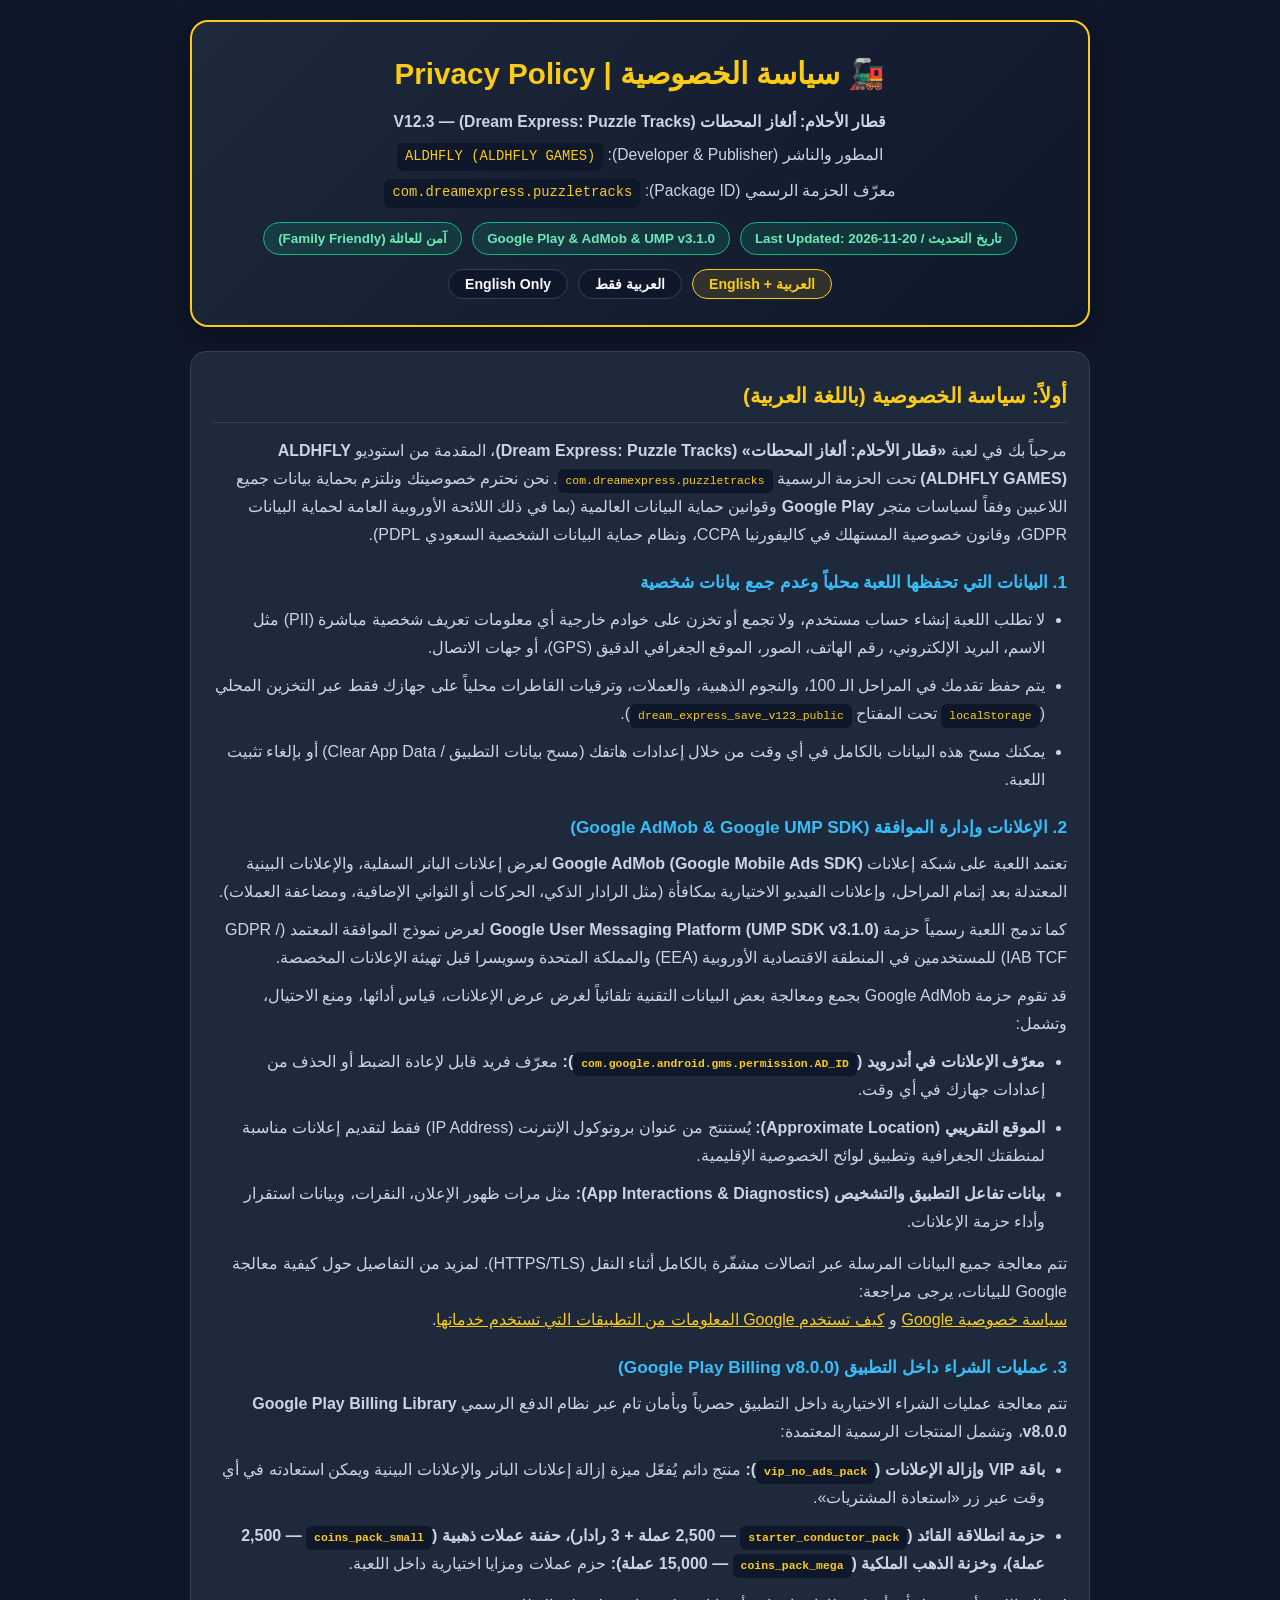
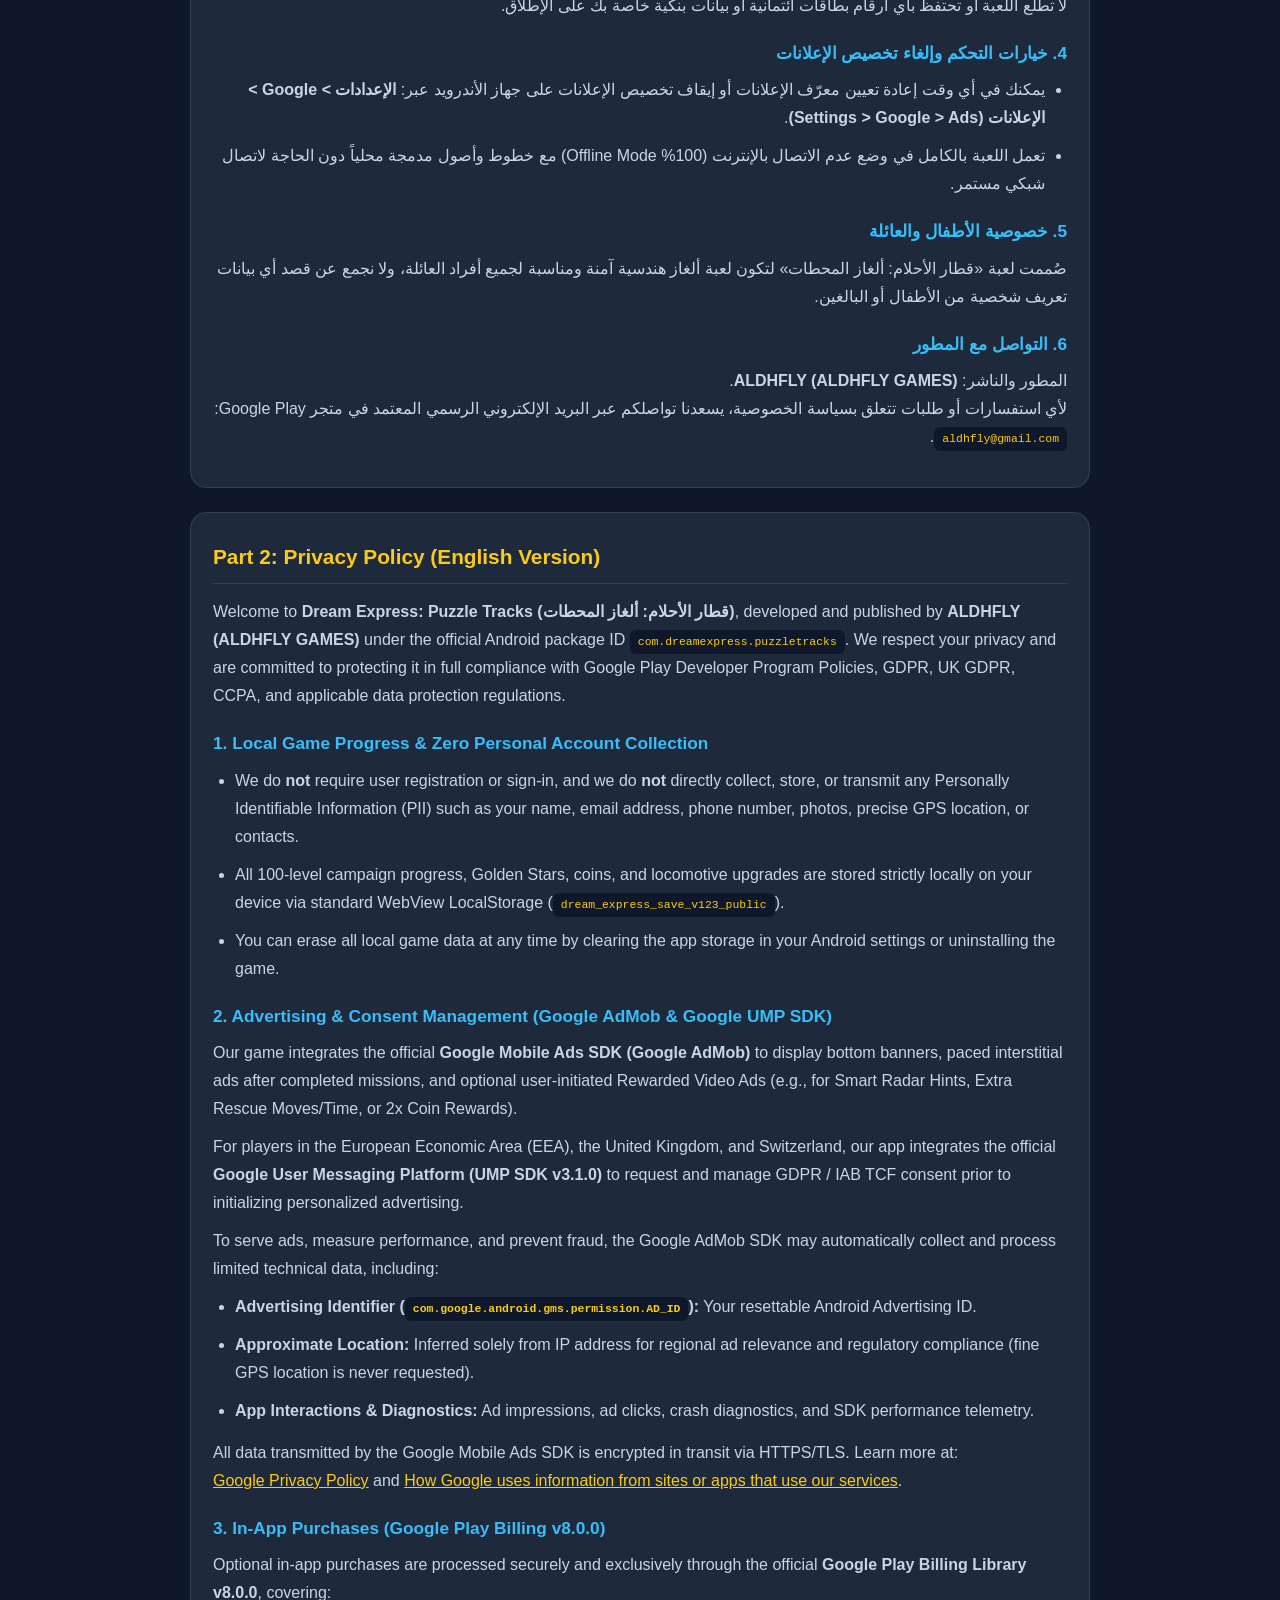
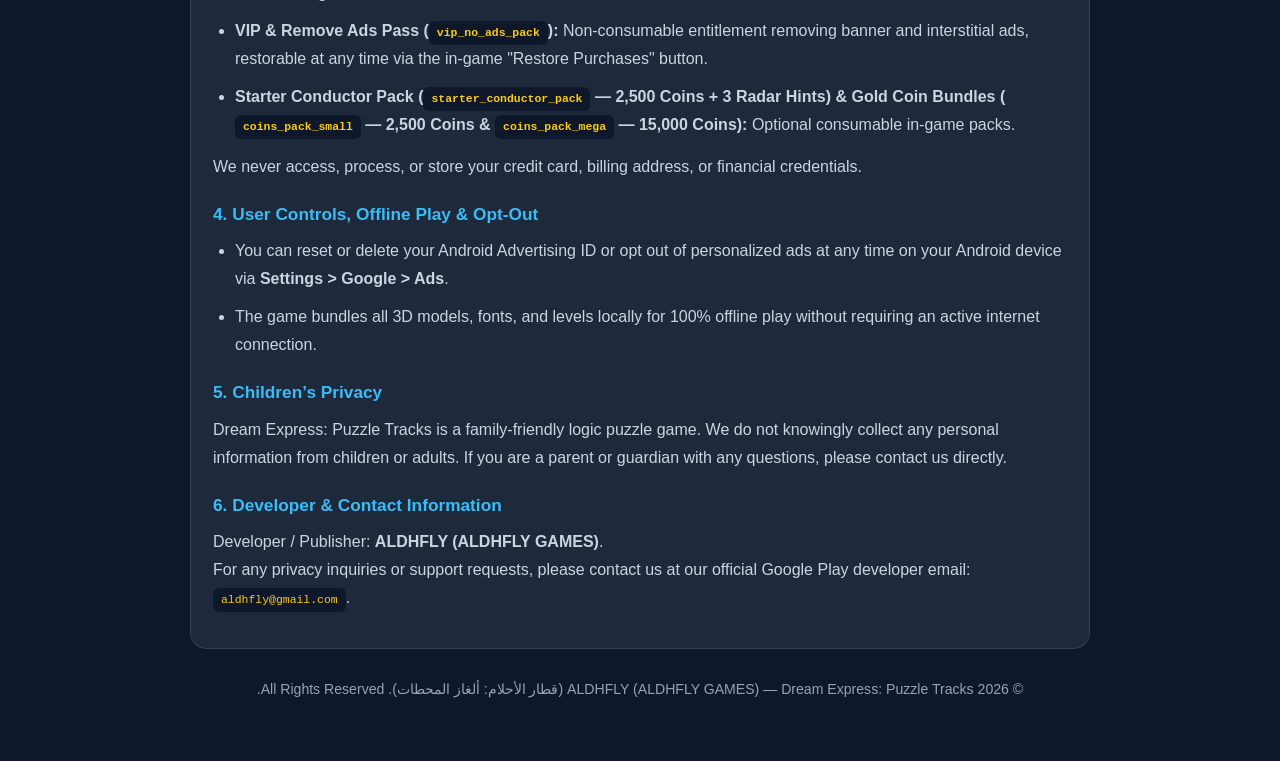
<file: privacy_policy.html>
﻿<!DOCTYPE html>
<html lang="ar" dir="rtl">
<head>
  <meta charset="UTF-8" />
  <meta name="viewport" content="width=device-width, initial-scale=1.0" />
  <title>سياسة الخصوصية | Privacy Policy — قطار الأحلام: ألغاز المحطات (Dream Express: Puzzle Tracks)</title>
  <style>
    :root {
      --bg: #0f172a;
      --card: #1e293b;
      --text: #f8fafc;
      --muted: #cbd5e1;
      --accent: #facc15;
      --primary: #10b981;
      --border: #334155;
    }
    * {
      box-sizing: border-box;
      margin: 0;
      padding: 0;
    }
    body {
      font-family: 'Segoe UI', Tahoma, Geneva, Verdana, sans-serif;
      background-color: var(--bg);
      color: var(--text);
      line-height: 1.75;
      padding: 20px 14px 64px;
    }
    .container {
      max-width: 900px;
      margin: 0 auto;
    }
    .header-card {
      background: linear-gradient(135deg, #1e293b 0%, #0f172a 100%);
      border: 2px solid var(--accent);
      border-radius: 18px;
      padding: 26px 20px;
      text-align: center;
      margin-bottom: 24px;
      box-shadow: 0 12px 32px rgba(0, 0, 0, 0.35);
    }
    .header-card h1 {
      font-size: clamp(1.35rem, 4.5vw, 1.85rem);
      color: var(--accent);
      margin-bottom: 8px;
    }
    .header-card p {
      color: var(--muted);
      font-size: 0.98rem;
      margin-bottom: 6px;
    }
    .badge-row, .lang-bar {
      display: flex;
      flex-wrap: wrap;
      gap: 10px;
      justify-content: center;
      margin-top: 14px;
    }
    .badge {
      background: rgba(16, 185, 129, 0.15);
      border: 1px solid var(--primary);
      color: #6ee7b7;
      padding: 4px 14px;
      border-radius: 999px;
      font-size: 0.84rem;
      font-weight: 600;
    }
    .lang-btn {
      background: #0f172a;
      border: 1px solid var(--border);
      color: var(--text);
      padding: 6px 16px;
      border-radius: 999px;
      font-size: 0.88rem;
      font-weight: 700;
      cursor: pointer;
      transition: all 0.2s ease;
    }
    .lang-btn.active, .lang-btn:hover {
      border-color: var(--accent);
      color: var(--accent);
      background: rgba(250, 204, 21, 0.12);
    }
    .policy-section {
      background-color: var(--card);
      border: 1px solid var(--border);
      border-radius: 16px;
      padding: 26px 22px;
      margin-bottom: 24px;
    }
    .policy-section.ltr {
      direction: ltr;
      text-align: left;
    }
    h2 {
      color: var(--accent);
      font-size: 1.3rem;
      margin-bottom: 14px;
      padding-bottom: 8px;
      border-bottom: 1px solid var(--border);
    }
    h3 {
      color: #38bdf8;
      font-size: 1.08rem;
      margin: 18px 0 8px;
    }
    p, li {
      color: var(--muted);
      margin-bottom: 10px;
    }
    ul {
      padding-inline-start: 22px;
      margin-bottom: 14px;
    }
    a {
      color: var(--accent);
      text-decoration: underline;
    }
    .code-pill {
      background: #0f172a;
      color: #facc15;
      padding: 2px 8px;
      border-radius: 6px;
      font-family: monospace;
      font-size: 0.88em;
      direction: ltr;
      display: inline-block;
    }
    .footer {
      text-align: center;
      color: #94a3b8;
      font-size: 0.88rem;
      margin-top: 28px;
    }
  </style>
</head>
<body>
  <div class="container">
    <header class="header-card">
      <h1>🚂 سياسة الخصوصية | Privacy Policy</h1>
      <p><strong>قطار الأحلام: ألغاز المحطات (Dream Express: Puzzle Tracks) — V12.3</strong></p>
      <p>المطور والناشر (Developer &amp; Publisher): <span class="code-pill">ALDHFLY (ALDHFLY GAMES)</span></p>
      <p>معرّف الحزمة الرسمي (Package ID): <span class="code-pill">com.dreamexpress.puzzletracks</span></p>
      <div class="badge-row">
        <span class="badge">تاريخ التحديث / Last Updated: 2026-11-20</span>
        <span class="badge">Google Play &amp; AdMob &amp; UMP v3.1.0</span>
        <span class="badge">آمن للعائلة (Family Friendly)</span>
      </div>
      <div class="lang-bar">
        <button type="button" class="lang-btn active" onclick="setLangFilter('both', this)">العربية + English</button>
        <button type="button" class="lang-btn" onclick="setLangFilter('ar', this)">العربية فقط</button>
        <button type="button" class="lang-btn" onclick="setLangFilter('en', this)">English Only</button>
      </div>
    </header>

    <!-- ==================== القسم الأول: النسخة العربية ==================== -->
    <section id="sec-ar" class="policy-section" lang="ar" dir="rtl">
      <h2>أولاً: سياسة الخصوصية (باللغة العربية)</h2>
      <p>
        مرحباً بك في لعبة <strong>«قطار الأحلام: ألغاز المحطات» (Dream Express: Puzzle Tracks)</strong>، المقدمة من استوديو <strong>ALDHFLY (ALDHFLY GAMES)</strong> تحت الحزمة الرسمية <span class="code-pill">com.dreamexpress.puzzletracks</span>. نحن نحترم خصوصيتك ونلتزم بحماية بيانات جميع اللاعبين وفقاً لسياسات متجر <strong>Google Play</strong> وقوانين حماية البيانات العالمية (بما في ذلك اللائحة الأوروبية العامة لحماية البيانات GDPR، وقانون خصوصية المستهلك في كاليفورنيا CCPA، ونظام حماية البيانات الشخصية السعودي PDPL).
      </p>

      <h3>1. البيانات التي تحفظها اللعبة محلياً وعدم جمع بيانات شخصية</h3>
      <ul>
        <li>لا تطلب اللعبة إنشاء حساب مستخدم، ولا تجمع أو تخزن على خوادم خارجية أي معلومات تعريف شخصية مباشرة (PII) مثل الاسم، البريد الإلكتروني، رقم الهاتف، الصور، الموقع الجغرافي الدقيق (GPS)، أو جهات الاتصال.</li>
        <li>يتم حفظ تقدمك في المراحل الـ 100، والنجوم الذهبية، والعملات، وترقيات القاطرات محلياً على جهازك فقط عبر التخزين المحلي (<span class="code-pill">localStorage</span> تحت المفتاح <span class="code-pill">dream_express_save_v123_public</span>).</li>
        <li>يمكنك مسح هذه البيانات بالكامل في أي وقت من خلال إعدادات هاتفك (مسح بيانات التطبيق / Clear App Data) أو بإلغاء تثبيت اللعبة.</li>
      </ul>

      <h3>2. الإعلانات وإدارة الموافقة (Google AdMob &amp; Google UMP SDK)</h3>
      <p>
        تعتمد اللعبة على شبكة إعلانات <strong>Google AdMob (Google Mobile Ads SDK)</strong> لعرض إعلانات البانر السفلية، والإعلانات البينية المعتدلة بعد إتمام المراحل، وإعلانات الفيديو الاختيارية بمكافأة (مثل الرادار الذكي، الحركات أو الثواني الإضافية، ومضاعفة العملات).
      </p>
      <p>
        كما تدمج اللعبة رسمياً حزمة <strong>Google User Messaging Platform (UMP SDK v3.1.0)</strong> لعرض نموذج الموافقة المعتمد (GDPR / IAB TCF) للمستخدمين في المنطقة الاقتصادية الأوروبية (EEA) والمملكة المتحدة وسويسرا قبل تهيئة الإعلانات المخصصة.
      </p>
      <p>قد تقوم حزمة Google AdMob بجمع ومعالجة بعض البيانات التقنية تلقائياً لغرض عرض الإعلانات، قياس أدائها، ومنع الاحتيال، وتشمل:</p>
      <ul>
        <li><strong>معرّف الإعلانات في أندرويد (<span class="code-pill">com.google.android.gms.permission.AD_ID</span>):</strong> معرّف فريد قابل لإعادة الضبط أو الحذف من إعدادات جهازك في أي وقت.</li>
        <li><strong>الموقع التقريبي (Approximate Location):</strong> يُستنتج من عنوان بروتوكول الإنترنت (IP Address) فقط لتقديم إعلانات مناسبة لمنطقتك الجغرافية وتطبيق لوائح الخصوصية الإقليمية.</li>
        <li><strong>بيانات تفاعل التطبيق والتشخيص (App Interactions &amp; Diagnostics):</strong> مثل مرات ظهور الإعلان، النقرات، وبيانات استقرار وأداء حزمة الإعلانات.</li>
      </ul>
      <p>
        تتم معالجة جميع البيانات المرسلة عبر اتصالات مشفّرة بالكامل أثناء النقل (HTTPS/TLS). لمزيد من التفاصيل حول كيفية معالجة Google للبيانات، يرجى مراجعة:
        <br />
        <a href="https://policies.google.com/privacy" target="_blank" rel="noopener noreferrer">سياسة خصوصية Google</a> و
        <a href="https://policies.google.com/technologies/partner-sites" target="_blank" rel="noopener noreferrer">كيف تستخدم Google المعلومات من التطبيقات التي تستخدم خدماتها</a>.
      </p>

      <h3>3. عمليات الشراء داخل التطبيق (Google Play Billing v8.0.0)</h3>
      <p>
        تتم معالجة عمليات الشراء الاختيارية داخل التطبيق حصرياً وبأمان تام عبر نظام الدفع الرسمي <strong>Google Play Billing Library v8.0.0</strong>، وتشمل المنتجات الرسمية المعتمدة:
      </p>
      <ul>
        <li><strong>باقة VIP وإزالة الإعلانات (<span class="code-pill">vip_no_ads_pack</span>):</strong> منتج دائم يُفعّل ميزة إزالة إعلانات البانر والإعلانات البينية ويمكن استعادته في أي وقت عبر زر «استعادة المشتريات».</li>
        <li><strong>حزمة انطلاقة القائد (<span class="code-pill">starter_conductor_pack</span> — 2,500 عملة + 3 رادار)، حفنة عملات ذهبية (<span class="code-pill">coins_pack_small</span> — 2,500 عملة)، وخزنة الذهب الملكية (<span class="code-pill">coins_pack_mega</span> — 15,000 عملة):</strong> حزم عملات ومزايا اختيارية داخل اللعبة.</li>
      </ul>
      <p>لا تطلع اللعبة أو تحتفظ بأي أرقام بطاقات ائتمانية أو بيانات بنكية خاصة بك على الإطلاق.</p>

      <h3>4. خيارات التحكم وإلغاء تخصيص الإعلانات</h3>
      <ul>
        <li>يمكنك في أي وقت إعادة تعيين معرّف الإعلانات أو إيقاف تخصيص الإعلانات على جهاز الأندرويد عبر: <strong>الإعدادات &gt; Google &gt; الإعلانات (Settings &gt; Google &gt; Ads)</strong>.</li>
        <li>تعمل اللعبة بالكامل في وضع عدم الاتصال بالإنترنت (100% Offline Mode) مع خطوط وأصول مدمجة محلياً دون الحاجة لاتصال شبكي مستمر.</li>
      </ul>

      <h3>5. خصوصية الأطفال والعائلة</h3>
      <p>
        صُممت لعبة «قطار الأحلام: ألغاز المحطات» لتكون لعبة ألغاز هندسية آمنة ومناسبة لجميع أفراد العائلة، ولا نجمع عن قصد أي بيانات تعريف شخصية من الأطفال أو البالغين.
      </p>

      <h3>6. التواصل مع المطور</h3>
      <p>
        المطور والناشر: <strong>ALDHFLY (ALDHFLY GAMES)</strong>.<br />
        لأي استفسارات أو طلبات تتعلق بسياسة الخصوصية، يسعدنا تواصلكم عبر البريد الإلكتروني الرسمي المعتمد في متجر Google Play:
        <span class="code-pill">aldhfly@gmail.com</span>.
      </p>
    </section>

    <!-- ==================== Part 2: English Version ==================== -->
    <section id="sec-en" class="policy-section ltr" lang="en" dir="ltr">
      <h2>Part 2: Privacy Policy (English Version)</h2>
      <p>
        Welcome to <strong>Dream Express: Puzzle Tracks (قطار الأحلام: ألغاز المحطات)</strong>, developed and published by <strong>ALDHFLY (ALDHFLY GAMES)</strong> under the official Android package ID <span class="code-pill">com.dreamexpress.puzzletracks</span>. We respect your privacy and are committed to protecting it in full compliance with Google Play Developer Program Policies, GDPR, UK GDPR, CCPA, and applicable data protection regulations.
      </p>

      <h3>1. Local Game Progress &amp; Zero Personal Account Collection</h3>
      <ul>
        <li>We do <strong>not</strong> require user registration or sign-in, and we do <strong>not</strong> directly collect, store, or transmit any Personally Identifiable Information (PII) such as your name, email address, phone number, photos, precise GPS location, or contacts.</li>
        <li>All 100-level campaign progress, Golden Stars, coins, and locomotive upgrades are stored strictly locally on your device via standard WebView LocalStorage (<span class="code-pill">dream_express_save_v123_public</span>).</li>
        <li>You can erase all local game data at any time by clearing the app storage in your Android settings or uninstalling the game.</li>
      </ul>

      <h3>2. Advertising &amp; Consent Management (Google AdMob &amp; Google UMP SDK)</h3>
      <p>
        Our game integrates the official <strong>Google Mobile Ads SDK (Google AdMob)</strong> to display bottom banners, paced interstitial ads after completed missions, and optional user-initiated Rewarded Video Ads (e.g., for Smart Radar Hints, Extra Rescue Moves/Time, or 2x Coin Rewards).
      </p>
      <p>
        For players in the European Economic Area (EEA), the United Kingdom, and Switzerland, our app integrates the official <strong>Google User Messaging Platform (UMP SDK v3.1.0)</strong> to request and manage GDPR / IAB TCF consent prior to initializing personalized advertising.
      </p>
      <p>To serve ads, measure performance, and prevent fraud, the Google AdMob SDK may automatically collect and process limited technical data, including:</p>
      <ul>
        <li><strong>Advertising Identifier (<span class="code-pill">com.google.android.gms.permission.AD_ID</span>):</strong> Your resettable Android Advertising ID.</li>
        <li><strong>Approximate Location:</strong> Inferred solely from IP address for regional ad relevance and regulatory compliance (fine GPS location is never requested).</li>
        <li><strong>App Interactions &amp; Diagnostics:</strong> Ad impressions, ad clicks, crash diagnostics, and SDK performance telemetry.</li>
      </ul>
      <p>
        All data transmitted by the Google Mobile Ads SDK is encrypted in transit via HTTPS/TLS. Learn more at:
        <br />
        <a href="https://policies.google.com/privacy" target="_blank" rel="noopener noreferrer">Google Privacy Policy</a> and
        <a href="https://policies.google.com/technologies/partner-sites" target="_blank" rel="noopener noreferrer">How Google uses information from sites or apps that use our services</a>.
      </p>

      <h3>3. In-App Purchases (Google Play Billing v8.0.0)</h3>
      <p>
        Optional in-app purchases are processed securely and exclusively through the official <strong>Google Play Billing Library v8.0.0</strong>, covering:
      </p>
      <ul>
        <li><strong>VIP &amp; Remove Ads Pass (<span class="code-pill">vip_no_ads_pack</span>):</strong> Non-consumable entitlement removing banner and interstitial ads, restorable at any time via the in-game "Restore Purchases" button.</li>
        <li><strong>Starter Conductor Pack (<span class="code-pill">starter_conductor_pack</span> — 2,500 Coins + 3 Radar Hints) &amp; Gold Coin Bundles (<span class="code-pill">coins_pack_small</span> — 2,500 Coins &amp; <span class="code-pill">coins_pack_mega</span> — 15,000 Coins):</strong> Optional consumable in-game packs.</li>
      </ul>
      <p>We never access, process, or store your credit card, billing address, or financial credentials.</p>

      <h3>4. User Controls, Offline Play &amp; Opt-Out</h3>
      <ul>
        <li>You can reset or delete your Android Advertising ID or opt out of personalized ads at any time on your Android device via <strong>Settings &gt; Google &gt; Ads</strong>.</li>
        <li>The game bundles all 3D models, fonts, and levels locally for 100% offline play without requiring an active internet connection.</li>
      </ul>

      <h3>5. Children’s Privacy</h3>
      <p>
        Dream Express: Puzzle Tracks is a family-friendly logic puzzle game. We do not knowingly collect any personal information from children or adults. If you are a parent or guardian with any questions, please contact us directly.
      </p>

      <h3>6. Developer &amp; Contact Information</h3>
      <p>
        Developer / Publisher: <strong>ALDHFLY (ALDHFLY GAMES)</strong>.<br />
        For any privacy inquiries or support requests, please contact us at our official Google Play developer email:
        <span class="code-pill">aldhfly@gmail.com</span>.
      </p>
    </section>

    <footer class="footer">
      &copy; 2026 ALDHFLY (ALDHFLY GAMES) — Dream Express: Puzzle Tracks (قطار الأحلام: ألغاز المحطات). All Rights Reserved.
    </footer>
  </div>

  <script>
    function setLangFilter(mode, btn) {
      var ar = document.getElementById('sec-ar');
      var en = document.getElementById('sec-en');
      if (ar) ar.style.display = (mode === 'en') ? 'none' : 'block';
      if (en) en.style.display = (mode === 'ar') ? 'none' : 'block';
      var btns = document.querySelectorAll('.lang-btn');
      for (var i = 0; i < btns.length; i++) {
        btns[i].classList.remove('active');
      }
      if (btn) btn.classList.add('active');
    }
  </script>
</body>
</html>
</file>
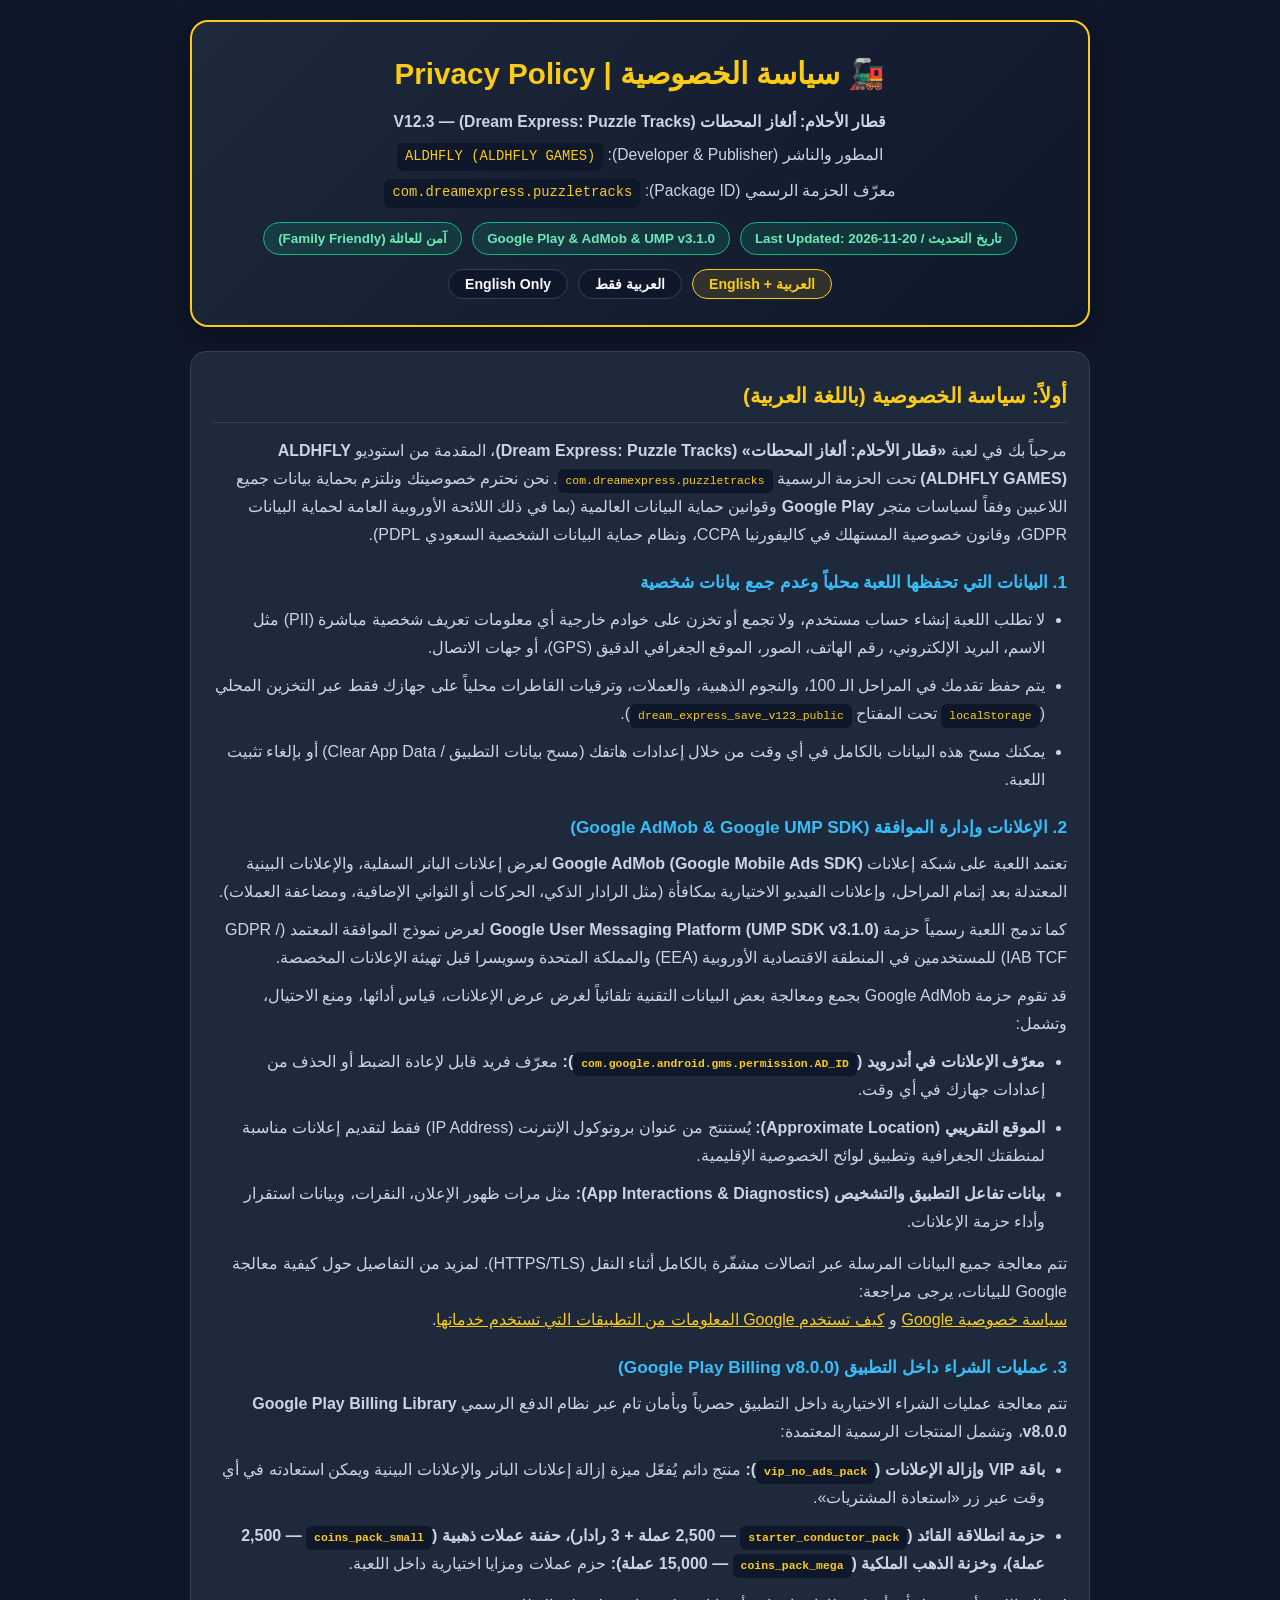
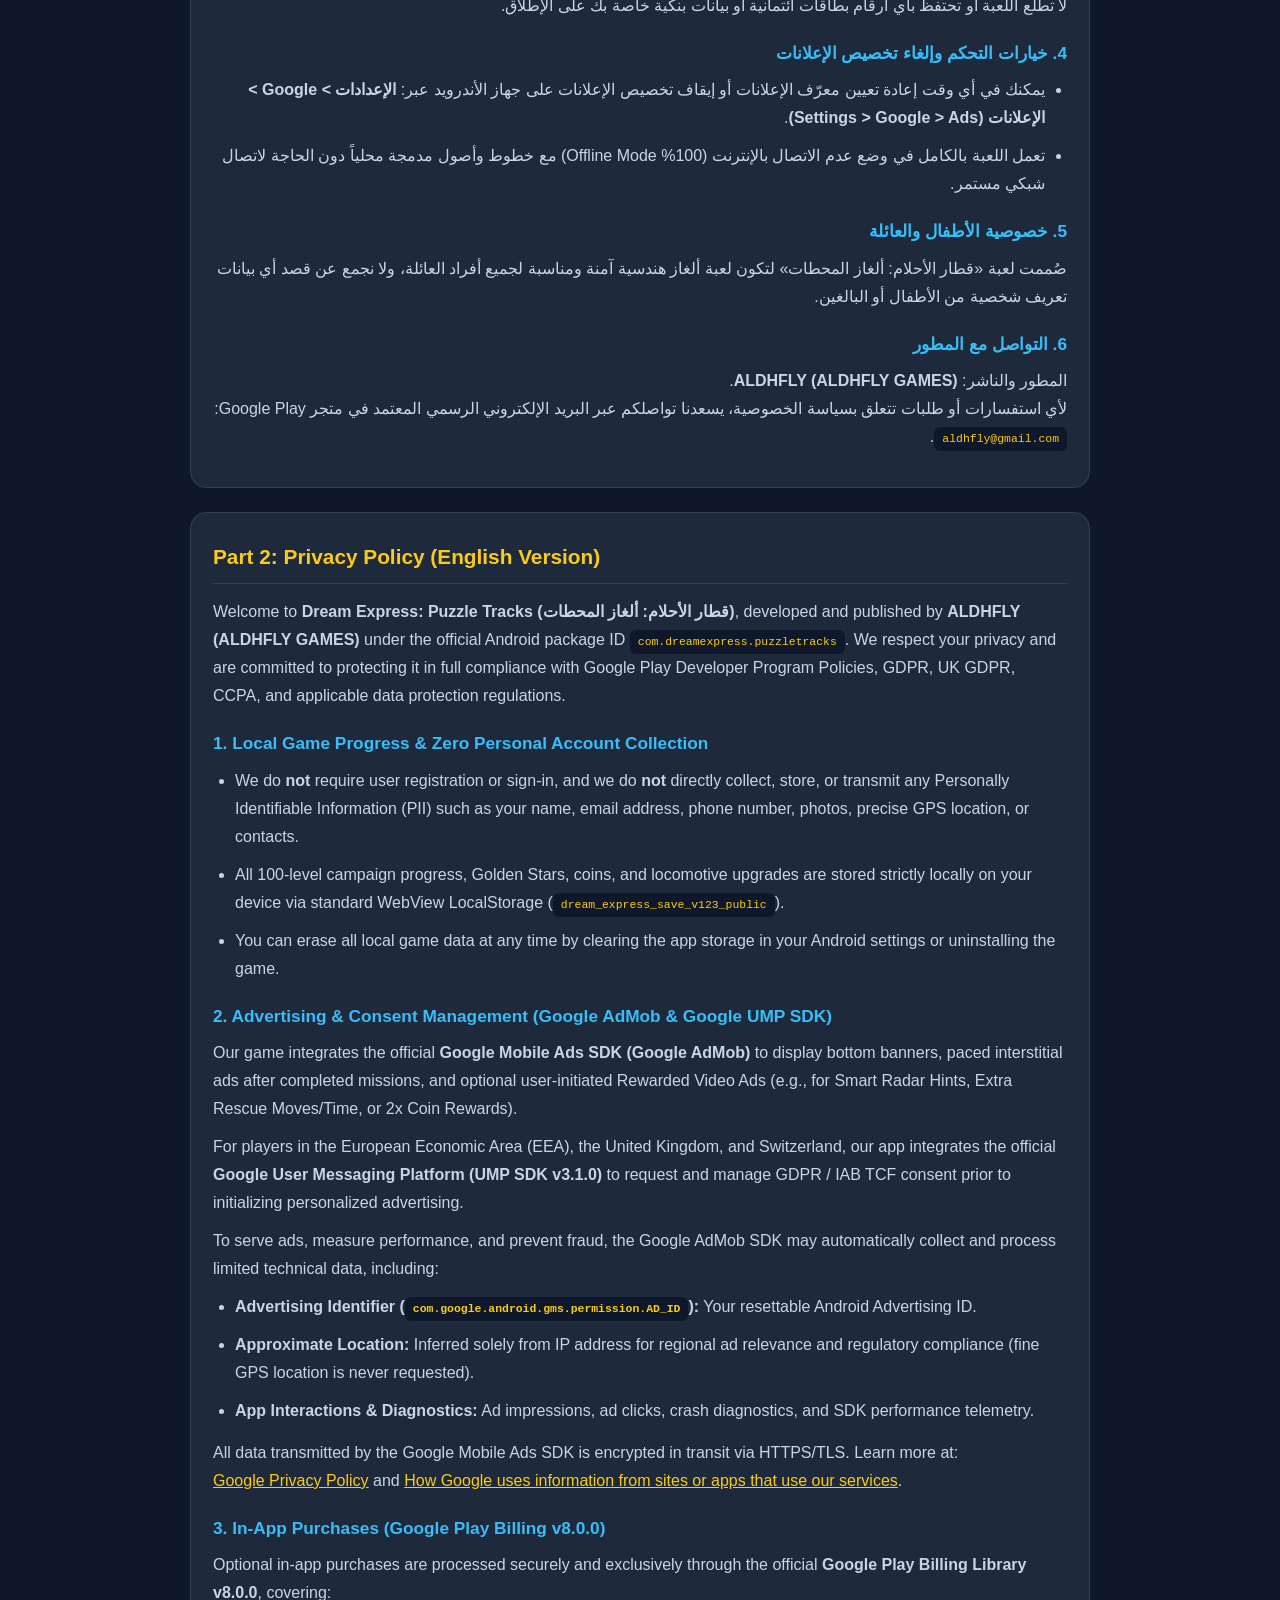
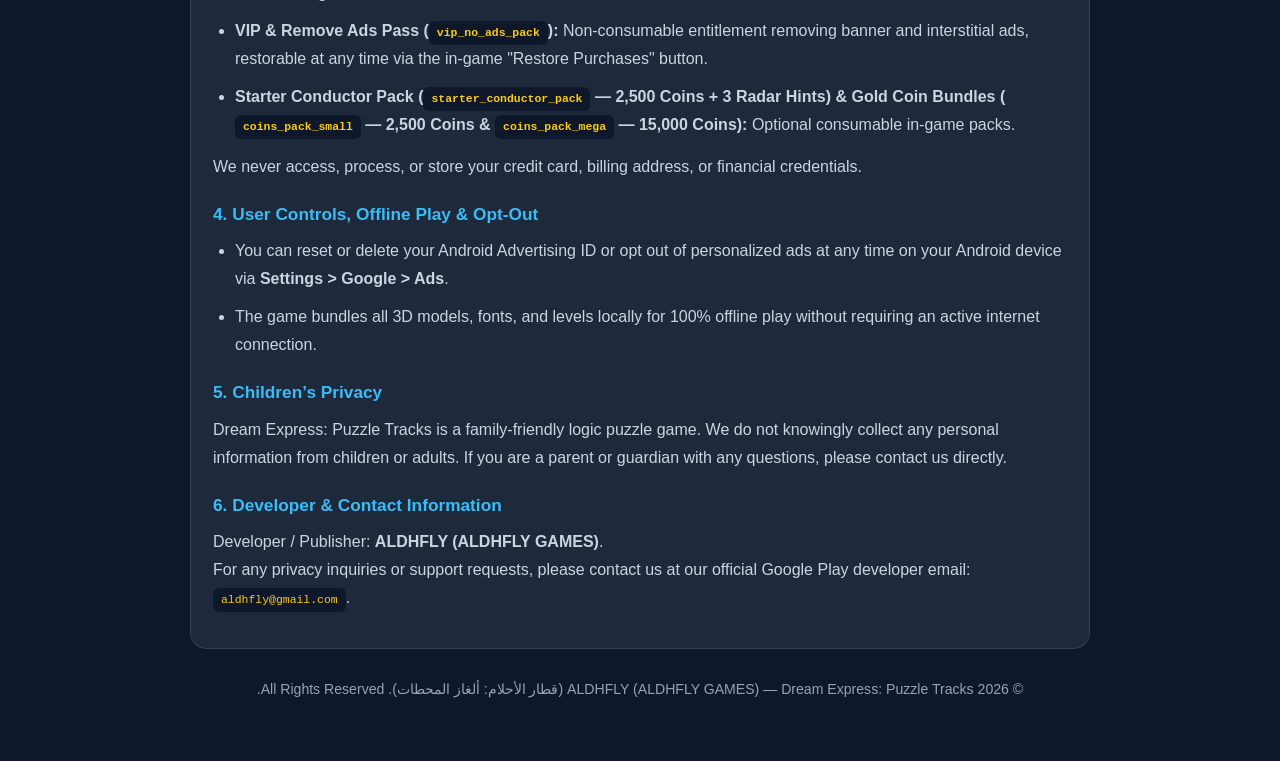
<file: play/privacy_policy.html>
﻿<!DOCTYPE html>
<html lang="ar" dir="rtl">
<head>
  <meta charset="UTF-8" />
  <meta name="viewport" content="width=device-width, initial-scale=1.0" />
  <title>سياسة الخصوصية | Privacy Policy — قطار الأحلام: ألغاز المحطات (Dream Express: Puzzle Tracks)</title>
  <style>
    :root {
      --bg: #0f172a;
      --card: #1e293b;
      --text: #f8fafc;
      --muted: #cbd5e1;
      --accent: #facc15;
      --primary: #10b981;
      --border: #334155;
    }
    * {
      box-sizing: border-box;
      margin: 0;
      padding: 0;
    }
    body {
      font-family: 'Segoe UI', Tahoma, Geneva, Verdana, sans-serif;
      background-color: var(--bg);
      color: var(--text);
      line-height: 1.75;
      padding: 20px 14px 64px;
    }
    .container {
      max-width: 900px;
      margin: 0 auto;
    }
    .header-card {
      background: linear-gradient(135deg, #1e293b 0%, #0f172a 100%);
      border: 2px solid var(--accent);
      border-radius: 18px;
      padding: 26px 20px;
      text-align: center;
      margin-bottom: 24px;
      box-shadow: 0 12px 32px rgba(0, 0, 0, 0.35);
    }
    .header-card h1 {
      font-size: clamp(1.35rem, 4.5vw, 1.85rem);
      color: var(--accent);
      margin-bottom: 8px;
    }
    .header-card p {
      color: var(--muted);
      font-size: 0.98rem;
      margin-bottom: 6px;
    }
    .badge-row, .lang-bar {
      display: flex;
      flex-wrap: wrap;
      gap: 10px;
      justify-content: center;
      margin-top: 14px;
    }
    .badge {
      background: rgba(16, 185, 129, 0.15);
      border: 1px solid var(--primary);
      color: #6ee7b7;
      padding: 4px 14px;
      border-radius: 999px;
      font-size: 0.84rem;
      font-weight: 600;
    }
    .lang-btn {
      background: #0f172a;
      border: 1px solid var(--border);
      color: var(--text);
      padding: 6px 16px;
      border-radius: 999px;
      font-size: 0.88rem;
      font-weight: 700;
      cursor: pointer;
      transition: all 0.2s ease;
    }
    .lang-btn.active, .lang-btn:hover {
      border-color: var(--accent);
      color: var(--accent);
      background: rgba(250, 204, 21, 0.12);
    }
    .policy-section {
      background-color: var(--card);
      border: 1px solid var(--border);
      border-radius: 16px;
      padding: 26px 22px;
      margin-bottom: 24px;
    }
    .policy-section.ltr {
      direction: ltr;
      text-align: left;
    }
    h2 {
      color: var(--accent);
      font-size: 1.3rem;
      margin-bottom: 14px;
      padding-bottom: 8px;
      border-bottom: 1px solid var(--border);
    }
    h3 {
      color: #38bdf8;
      font-size: 1.08rem;
      margin: 18px 0 8px;
    }
    p, li {
      color: var(--muted);
      margin-bottom: 10px;
    }
    ul {
      padding-inline-start: 22px;
      margin-bottom: 14px;
    }
    a {
      color: var(--accent);
      text-decoration: underline;
    }
    .code-pill {
      background: #0f172a;
      color: #facc15;
      padding: 2px 8px;
      border-radius: 6px;
      font-family: monospace;
      font-size: 0.88em;
      direction: ltr;
      display: inline-block;
    }
    .footer {
      text-align: center;
      color: #94a3b8;
      font-size: 0.88rem;
      margin-top: 28px;
    }
  </style>
</head>
<body>
  <div class="container">
    <header class="header-card">
      <h1>🚂 سياسة الخصوصية | Privacy Policy</h1>
      <p><strong>قطار الأحلام: ألغاز المحطات (Dream Express: Puzzle Tracks) — V12.3</strong></p>
      <p>المطور والناشر (Developer &amp; Publisher): <span class="code-pill">ALDHFLY (ALDHFLY GAMES)</span></p>
      <p>معرّف الحزمة الرسمي (Package ID): <span class="code-pill">com.dreamexpress.puzzletracks</span></p>
      <div class="badge-row">
        <span class="badge">تاريخ التحديث / Last Updated: 2026-11-20</span>
        <span class="badge">Google Play &amp; AdMob &amp; UMP v3.1.0</span>
        <span class="badge">آمن للعائلة (Family Friendly)</span>
      </div>
      <div class="lang-bar">
        <button type="button" class="lang-btn active" onclick="setLangFilter('both', this)">العربية + English</button>
        <button type="button" class="lang-btn" onclick="setLangFilter('ar', this)">العربية فقط</button>
        <button type="button" class="lang-btn" onclick="setLangFilter('en', this)">English Only</button>
      </div>
    </header>

    <!-- ==================== القسم الأول: النسخة العربية ==================== -->
    <section id="sec-ar" class="policy-section" lang="ar" dir="rtl">
      <h2>أولاً: سياسة الخصوصية (باللغة العربية)</h2>
      <p>
        مرحباً بك في لعبة <strong>«قطار الأحلام: ألغاز المحطات» (Dream Express: Puzzle Tracks)</strong>، المقدمة من استوديو <strong>ALDHFLY (ALDHFLY GAMES)</strong> تحت الحزمة الرسمية <span class="code-pill">com.dreamexpress.puzzletracks</span>. نحن نحترم خصوصيتك ونلتزم بحماية بيانات جميع اللاعبين وفقاً لسياسات متجر <strong>Google Play</strong> وقوانين حماية البيانات العالمية (بما في ذلك اللائحة الأوروبية العامة لحماية البيانات GDPR، وقانون خصوصية المستهلك في كاليفورنيا CCPA، ونظام حماية البيانات الشخصية السعودي PDPL).
      </p>

      <h3>1. البيانات التي تحفظها اللعبة محلياً وعدم جمع بيانات شخصية</h3>
      <ul>
        <li>لا تطلب اللعبة إنشاء حساب مستخدم، ولا تجمع أو تخزن على خوادم خارجية أي معلومات تعريف شخصية مباشرة (PII) مثل الاسم، البريد الإلكتروني، رقم الهاتف، الصور، الموقع الجغرافي الدقيق (GPS)، أو جهات الاتصال.</li>
        <li>يتم حفظ تقدمك في المراحل الـ 100، والنجوم الذهبية، والعملات، وترقيات القاطرات محلياً على جهازك فقط عبر التخزين المحلي (<span class="code-pill">localStorage</span> تحت المفتاح <span class="code-pill">dream_express_save_v123_public</span>).</li>
        <li>يمكنك مسح هذه البيانات بالكامل في أي وقت من خلال إعدادات هاتفك (مسح بيانات التطبيق / Clear App Data) أو بإلغاء تثبيت اللعبة.</li>
      </ul>

      <h3>2. الإعلانات وإدارة الموافقة (Google AdMob &amp; Google UMP SDK)</h3>
      <p>
        تعتمد اللعبة على شبكة إعلانات <strong>Google AdMob (Google Mobile Ads SDK)</strong> لعرض إعلانات البانر السفلية، والإعلانات البينية المعتدلة بعد إتمام المراحل، وإعلانات الفيديو الاختيارية بمكافأة (مثل الرادار الذكي، الحركات أو الثواني الإضافية، ومضاعفة العملات).
      </p>
      <p>
        كما تدمج اللعبة رسمياً حزمة <strong>Google User Messaging Platform (UMP SDK v3.1.0)</strong> لعرض نموذج الموافقة المعتمد (GDPR / IAB TCF) للمستخدمين في المنطقة الاقتصادية الأوروبية (EEA) والمملكة المتحدة وسويسرا قبل تهيئة الإعلانات المخصصة.
      </p>
      <p>قد تقوم حزمة Google AdMob بجمع ومعالجة بعض البيانات التقنية تلقائياً لغرض عرض الإعلانات، قياس أدائها، ومنع الاحتيال، وتشمل:</p>
      <ul>
        <li><strong>معرّف الإعلانات في أندرويد (<span class="code-pill">com.google.android.gms.permission.AD_ID</span>):</strong> معرّف فريد قابل لإعادة الضبط أو الحذف من إعدادات جهازك في أي وقت.</li>
        <li><strong>الموقع التقريبي (Approximate Location):</strong> يُستنتج من عنوان بروتوكول الإنترنت (IP Address) فقط لتقديم إعلانات مناسبة لمنطقتك الجغرافية وتطبيق لوائح الخصوصية الإقليمية.</li>
        <li><strong>بيانات تفاعل التطبيق والتشخيص (App Interactions &amp; Diagnostics):</strong> مثل مرات ظهور الإعلان، النقرات، وبيانات استقرار وأداء حزمة الإعلانات.</li>
      </ul>
      <p>
        تتم معالجة جميع البيانات المرسلة عبر اتصالات مشفّرة بالكامل أثناء النقل (HTTPS/TLS). لمزيد من التفاصيل حول كيفية معالجة Google للبيانات، يرجى مراجعة:
        <br />
        <a href="https://policies.google.com/privacy" target="_blank" rel="noopener noreferrer">سياسة خصوصية Google</a> و
        <a href="https://policies.google.com/technologies/partner-sites" target="_blank" rel="noopener noreferrer">كيف تستخدم Google المعلومات من التطبيقات التي تستخدم خدماتها</a>.
      </p>

      <h3>3. عمليات الشراء داخل التطبيق (Google Play Billing v8.0.0)</h3>
      <p>
        تتم معالجة عمليات الشراء الاختيارية داخل التطبيق حصرياً وبأمان تام عبر نظام الدفع الرسمي <strong>Google Play Billing Library v8.0.0</strong>، وتشمل المنتجات الرسمية المعتمدة:
      </p>
      <ul>
        <li><strong>باقة VIP وإزالة الإعلانات (<span class="code-pill">vip_no_ads_pack</span>):</strong> منتج دائم يُفعّل ميزة إزالة إعلانات البانر والإعلانات البينية ويمكن استعادته في أي وقت عبر زر «استعادة المشتريات».</li>
        <li><strong>حزمة انطلاقة القائد (<span class="code-pill">starter_conductor_pack</span> — 2,500 عملة + 3 رادار)، حفنة عملات ذهبية (<span class="code-pill">coins_pack_small</span> — 2,500 عملة)، وخزنة الذهب الملكية (<span class="code-pill">coins_pack_mega</span> — 15,000 عملة):</strong> حزم عملات ومزايا اختيارية داخل اللعبة.</li>
      </ul>
      <p>لا تطلع اللعبة أو تحتفظ بأي أرقام بطاقات ائتمانية أو بيانات بنكية خاصة بك على الإطلاق.</p>

      <h3>4. خيارات التحكم وإلغاء تخصيص الإعلانات</h3>
      <ul>
        <li>يمكنك في أي وقت إعادة تعيين معرّف الإعلانات أو إيقاف تخصيص الإعلانات على جهاز الأندرويد عبر: <strong>الإعدادات &gt; Google &gt; الإعلانات (Settings &gt; Google &gt; Ads)</strong>.</li>
        <li>تعمل اللعبة بالكامل في وضع عدم الاتصال بالإنترنت (100% Offline Mode) مع خطوط وأصول مدمجة محلياً دون الحاجة لاتصال شبكي مستمر.</li>
      </ul>

      <h3>5. خصوصية الأطفال والعائلة</h3>
      <p>
        صُممت لعبة «قطار الأحلام: ألغاز المحطات» لتكون لعبة ألغاز هندسية آمنة ومناسبة لجميع أفراد العائلة، ولا نجمع عن قصد أي بيانات تعريف شخصية من الأطفال أو البالغين.
      </p>

      <h3>6. التواصل مع المطور</h3>
      <p>
        المطور والناشر: <strong>ALDHFLY (ALDHFLY GAMES)</strong>.<br />
        لأي استفسارات أو طلبات تتعلق بسياسة الخصوصية، يسعدنا تواصلكم عبر البريد الإلكتروني الرسمي المعتمد في متجر Google Play:
        <span class="code-pill">aldhfly@gmail.com</span>.
      </p>
    </section>

    <!-- ==================== Part 2: English Version ==================== -->
    <section id="sec-en" class="policy-section ltr" lang="en" dir="ltr">
      <h2>Part 2: Privacy Policy (English Version)</h2>
      <p>
        Welcome to <strong>Dream Express: Puzzle Tracks (قطار الأحلام: ألغاز المحطات)</strong>, developed and published by <strong>ALDHFLY (ALDHFLY GAMES)</strong> under the official Android package ID <span class="code-pill">com.dreamexpress.puzzletracks</span>. We respect your privacy and are committed to protecting it in full compliance with Google Play Developer Program Policies, GDPR, UK GDPR, CCPA, and applicable data protection regulations.
      </p>

      <h3>1. Local Game Progress &amp; Zero Personal Account Collection</h3>
      <ul>
        <li>We do <strong>not</strong> require user registration or sign-in, and we do <strong>not</strong> directly collect, store, or transmit any Personally Identifiable Information (PII) such as your name, email address, phone number, photos, precise GPS location, or contacts.</li>
        <li>All 100-level campaign progress, Golden Stars, coins, and locomotive upgrades are stored strictly locally on your device via standard WebView LocalStorage (<span class="code-pill">dream_express_save_v123_public</span>).</li>
        <li>You can erase all local game data at any time by clearing the app storage in your Android settings or uninstalling the game.</li>
      </ul>

      <h3>2. Advertising &amp; Consent Management (Google AdMob &amp; Google UMP SDK)</h3>
      <p>
        Our game integrates the official <strong>Google Mobile Ads SDK (Google AdMob)</strong> to display bottom banners, paced interstitial ads after completed missions, and optional user-initiated Rewarded Video Ads (e.g., for Smart Radar Hints, Extra Rescue Moves/Time, or 2x Coin Rewards).
      </p>
      <p>
        For players in the European Economic Area (EEA), the United Kingdom, and Switzerland, our app integrates the official <strong>Google User Messaging Platform (UMP SDK v3.1.0)</strong> to request and manage GDPR / IAB TCF consent prior to initializing personalized advertising.
      </p>
      <p>To serve ads, measure performance, and prevent fraud, the Google AdMob SDK may automatically collect and process limited technical data, including:</p>
      <ul>
        <li><strong>Advertising Identifier (<span class="code-pill">com.google.android.gms.permission.AD_ID</span>):</strong> Your resettable Android Advertising ID.</li>
        <li><strong>Approximate Location:</strong> Inferred solely from IP address for regional ad relevance and regulatory compliance (fine GPS location is never requested).</li>
        <li><strong>App Interactions &amp; Diagnostics:</strong> Ad impressions, ad clicks, crash diagnostics, and SDK performance telemetry.</li>
      </ul>
      <p>
        All data transmitted by the Google Mobile Ads SDK is encrypted in transit via HTTPS/TLS. Learn more at:
        <br />
        <a href="https://policies.google.com/privacy" target="_blank" rel="noopener noreferrer">Google Privacy Policy</a> and
        <a href="https://policies.google.com/technologies/partner-sites" target="_blank" rel="noopener noreferrer">How Google uses information from sites or apps that use our services</a>.
      </p>

      <h3>3. In-App Purchases (Google Play Billing v8.0.0)</h3>
      <p>
        Optional in-app purchases are processed securely and exclusively through the official <strong>Google Play Billing Library v8.0.0</strong>, covering:
      </p>
      <ul>
        <li><strong>VIP &amp; Remove Ads Pass (<span class="code-pill">vip_no_ads_pack</span>):</strong> Non-consumable entitlement removing banner and interstitial ads, restorable at any time via the in-game "Restore Purchases" button.</li>
        <li><strong>Starter Conductor Pack (<span class="code-pill">starter_conductor_pack</span> — 2,500 Coins + 3 Radar Hints) &amp; Gold Coin Bundles (<span class="code-pill">coins_pack_small</span> — 2,500 Coins &amp; <span class="code-pill">coins_pack_mega</span> — 15,000 Coins):</strong> Optional consumable in-game packs.</li>
      </ul>
      <p>We never access, process, or store your credit card, billing address, or financial credentials.</p>

      <h3>4. User Controls, Offline Play &amp; Opt-Out</h3>
      <ul>
        <li>You can reset or delete your Android Advertising ID or opt out of personalized ads at any time on your Android device via <strong>Settings &gt; Google &gt; Ads</strong>.</li>
        <li>The game bundles all 3D models, fonts, and levels locally for 100% offline play without requiring an active internet connection.</li>
      </ul>

      <h3>5. Children’s Privacy</h3>
      <p>
        Dream Express: Puzzle Tracks is a family-friendly logic puzzle game. We do not knowingly collect any personal information from children or adults. If you are a parent or guardian with any questions, please contact us directly.
      </p>

      <h3>6. Developer &amp; Contact Information</h3>
      <p>
        Developer / Publisher: <strong>ALDHFLY (ALDHFLY GAMES)</strong>.<br />
        For any privacy inquiries or support requests, please contact us at our official Google Play developer email:
        <span class="code-pill">aldhfly@gmail.com</span>.
      </p>
    </section>

    <footer class="footer">
      &copy; 2026 ALDHFLY (ALDHFLY GAMES) — Dream Express: Puzzle Tracks (قطار الأحلام: ألغاز المحطات). All Rights Reserved.
    </footer>
  </div>

  <script>
    function setLangFilter(mode, btn) {
      var ar = document.getElementById('sec-ar');
      var en = document.getElementById('sec-en');
      if (ar) ar.style.display = (mode === 'en') ? 'none' : 'block';
      if (en) en.style.display = (mode === 'ar') ? 'none' : 'block';
      var btns = document.querySelectorAll('.lang-btn');
      for (var i = 0; i < btns.length; i++) {
        btns[i].classList.remove('active');
      }
      if (btn) btn.classList.add('active');
    }
  </script>
</body>
</html>
</file>
<file: play/css/style.css>
﻿/* ==========================================================================
   قطار الأحلام 3D (Dream Express 3D V7.0.0 Production Gold)
   Modern Sleek Mobile Game UI — Glassmorphism & Minimalist HUD (60 FPS)
   ========================================================================== */

@font-face {
  font-family: 'Cairo';
  font-style: normal;
  font-weight: 500 700;
  font-display: swap;
  src: url('../assets/fonts/Cairo-Bold.woff2') format('woff2');
  unicode-range: U+0600-06FF, U+0750-077F, U+0870-0891, U+0897-08E1, U+08E3-08FF, U+200C-200E, U+2010-2011, U+204F, U+2E41, U+FB50-FDFF, U+FE70-FE74, U+FE76-FEFC;
}

@font-face {
  font-family: 'Cairo';
  font-style: normal;
  font-weight: 500 700;
  font-display: swap;
  src: url('../assets/fonts/Cairo-Bold-Latin.woff2') format('woff2');
  unicode-range: U+0000-00FF, U+0131, U+0152-0153, U+02BB-02BC, U+02C6, U+02DA, U+02DC, U+2000-206F, U+20AC, U+2122, U+2191, U+2193, U+2212, U+2215, U+FEFF, U+FFFD;
}

@font-face {
  font-family: 'Cairo';
  font-style: normal;
  font-weight: 800 900;
  font-display: swap;
  src: url('../assets/fonts/Cairo-Black.woff2') format('woff2');
  unicode-range: U+0600-06FF, U+0750-077F, U+0870-0891, U+0897-08E1, U+08E3-08FF, U+200C-200E, U+2010-2011, U+204F, U+2E41, U+FB50-FDFF, U+FE70-FE74, U+FE76-FEFC;
}

@font-face {
  font-family: 'Cairo';
  font-style: normal;
  font-weight: 800 900;
  font-display: swap;
  src: url('../assets/fonts/Cairo-Black-Latin.woff2') format('woff2');
  unicode-range: U+0000-00FF, U+0131, U+0152-0153, U+02BB-02BC, U+02C6, U+02DA, U+02DC, U+2000-206F, U+20AC, U+2122, U+2191, U+2193, U+2212, U+2215, U+FEFF, U+FFFD;
}

:root {
  --bg-obsidian: #060911;
  --bg-dark: #0A0F1D;
  --bg-glass: rgba(15, 23, 42, 0.62);
  --bg-glass-heavy: rgba(11, 15, 25, 0.78);
  --bg-glass-card: rgba(20, 29, 49, 0.68);
  --border-glass: rgba(255, 255, 255, 0.14);
  --border-glass-bright: rgba(56, 189, 248, 0.42);

  --cyan-neon: #06B6D4;
  --cyan-bright: #38BDF8;
  --gold-molten: #F59E0B;
  --gold-bright: #FACC15;
  --crimson-hazard: #EF4444;
  --emerald-power: #10B981;
  --emerald-bright: #34D399;
  --purple-vip: #9333EA;

  --text-light: #F8FAFC;
  --text-silver: #CBD5E1;
  --text-muted: #94A3B8;

  --sector-accent: #10B981;
  --sector-glow: rgba(16, 185, 129, 0.25);

  --font-main: 'Cairo', system-ui, -apple-system, BlinkMacSystemFont, 'Segoe UI', sans-serif;
  --radius-xl: 24px;
  --radius-lg: 18px;
  --radius-md: 14px;
  --radius-sm: 10px;
}

* {
  box-sizing: border-box;
  margin: 0;
  padding: 0;
  -webkit-tap-highlight-color: transparent;
  user-select: none;
  -webkit-user-select: none;
}

[hidden] {
  display: none !important;
}

html, body {
  width: 100%;
  height: 100%;
  overflow: hidden;
  background: radial-gradient(circle at 50% 10%, #111827 0%, #04070E 90%);
  font-family: var(--font-main);
  color: var(--text-light);
  direction: rtl;
  -webkit-text-size-adjust: 100%;
  text-size-adjust: 100%;
}

html[dir="ltr"],
html[dir="ltr"] body {
  direction: ltr;
}

html[dir="ltr"] .action-text-wrap,
html[dir="ltr"] .station-meta,
html[dir="ltr"] .sel-level-meta {
  text-align: left;
}

button {
  font-family: inherit;
  cursor: pointer;
  border: none;
  background: none;
  color: inherit;
  transition: transform 0.16s cubic-bezier(0.34, 1.56, 0.64, 1), box-shadow 0.2s ease, background 0.2s ease, border-color 0.2s ease, opacity 0.2s ease;
}

button:active:not(:disabled) {
  transform: scale(0.94);
}

button:disabled {
  opacity: 0.45;
  cursor: not-allowed;
}

/* ==================== APP SHELL & SECTOR AMBIENT THEMES ==================== */
.app-shell {
  position: relative;
  width: 100%;
  max-width: 480px;
  height: 100vh;
  height: 100dvh;
  margin: 0 auto;
  padding-top: max(10px, env(safe-area-inset-top, 10px));
  display: flex;
  flex-direction: column;
  background:
    radial-gradient(circle at 50% 0%, var(--sector-glow) 0%, transparent 60%),
    linear-gradient(180deg, #070B14 0%, #0F172A 55%, #060911 100%);
  border-left: 1px solid rgba(255, 255, 255, 0.08);
  border-right: 1px solid rgba(255, 255, 255, 0.08);
  box-shadow: 0 0 70px rgba(0, 0, 0, 0.9);
  overflow: hidden;
  transition: background 0.5s ease;
}

.app-shell[data-sector-theme="1"]  { --sector-accent: #10B981; --sector-glow: rgba(16, 185, 129, 0.22); }
.app-shell[data-sector-theme="2"]  { --sector-accent: #F59E0B; --sector-glow: rgba(245, 158, 11, 0.22); }
.app-shell[data-sector-theme="3"]  { --sector-accent: #06B6D4; --sector-glow: rgba(6, 182, 212, 0.24); }
.app-shell[data-sector-theme="4"]  { --sector-accent: #38BDF8; --sector-glow: rgba(56, 189, 248, 0.24); }
.app-shell[data-sector-theme="5"]  { --sector-accent: #EC4899; --sector-glow: rgba(236, 72, 153, 0.22); }
.app-shell[data-sector-theme="6"]  { --sector-accent: #D97706; --sector-glow: rgba(217, 119, 6, 0.22); }
.app-shell[data-sector-theme="7"]  { --sector-accent: #0284C7; --sector-glow: rgba(2, 132, 199, 0.24); }
.app-shell[data-sector-theme="8"]  { --sector-accent: #A855F7; --sector-glow: rgba(168, 85, 247, 0.24); }
.app-shell[data-sector-theme="9"]  { --sector-accent: #EF4444; --sector-glow: rgba(239, 68, 68, 0.24); }
.app-shell[data-sector-theme="10"] { --sector-accent: #FACC15; --sector-glow: rgba(250, 204, 21, 0.25); }

/* Hide Global Top Bar during active gameplay so the 3D viewport gets 80%+ screen space */
.app-shell[data-active-screen="screen-game"] .global-topbar {
  display: none;
}

/* ==================== SLEEK GLASSMORPHIC GLOBAL TOP BAR ==================== */
.global-topbar {
  height: auto;
  min-height: 46px;
  width: 100%;
  padding: 6px 8px;
  background: rgba(9, 13, 22, 0.94);
  color: var(--text-light);
  display: flex;
  flex-wrap: nowrap;
  align-items: center;
  justify-content: space-between;
  gap: 4px;
  border-bottom: 1px solid rgba(255, 255, 255, 0.1);
  z-index: 25;
  overflow-x: auto;
  overflow-y: visible;
  scrollbar-width: none;
}
.global-topbar::-webkit-scrollbar {
  display: none;
}

.topbar-right-group {
  display: flex;
  align-items: center;
  gap: 4px;
  min-width: 0;
  flex-shrink: 0;
}

.brand-mini {
  width: 30px;
  height: 30px;
  min-width: 30px;
  border-radius: 9px;
  background: rgba(30, 41, 59, 0.75);
  border: 1px solid rgba(56, 189, 248, 0.4);
  display: flex;
  align-items: center;
  justify-content: center;
  box-shadow: 0 2px 10px rgba(6, 182, 212, 0.2);
}

.brand-mini-icon {
  font-size: 0.95rem;
}

.topbar-progress-pill {
  display: none;
}

.topbar-progress-meta {
  display: flex;
  align-items: center;
  justify-content: space-between;
  gap: 4px;
  font-size: 0.62rem;
  line-height: 1;
}

.tp-label {
  color: var(--text-muted);
  font-weight: 700;
}

.topbar-progress-meta strong {
  color: var(--cyan-bright);
  font-weight: 900;
}

.progress-track {
  width: 100%;
  height: 8px;
  background: rgba(7, 11, 20, 0.9);
  border-radius: 999px;
  border: 1px solid rgba(255, 255, 255, 0.1);
  overflow: hidden;
}

.progress-track-mini {
  height: 4px;
  border: none;
}

.progress-fill {
  height: 100%;
  background: linear-gradient(90deg, #06B6D4, #10B981, #FACC15);
  box-shadow: 0 0 10px rgba(6, 182, 212, 0.65);
  border-radius: 999px;
  transition: width 0.5s cubic-bezier(0.22, 1, 0.36, 1);
}

.topbar-stats {
  display: flex;
  flex-wrap: nowrap;
  align-items: center;
  justify-content: flex-end;
  gap: 4px;
  flex: 1;
  min-width: 0;
}

.stat-pill {
  display: flex;
  align-items: center;
  gap: 3px;
  background: rgba(15, 23, 42, 0.92);
  border: 1.5px solid rgba(255, 255, 255, 0.24);
  box-shadow: 0 4px 12px rgba(0, 0, 0, 0.35), inset 0 1px 1px rgba(255, 255, 255, 0.35);
  color: var(--text-light);
  padding: 3px 6px;
  border-radius: 999px;
  font-weight: 800;
  font-size: 0.68rem;
  white-space: nowrap;
  flex-shrink: 0;
  cursor: pointer;
}

.stat-stars {
  border-color: rgba(250, 204, 21, 0.4);
  color: #FEF08A;
}

.stat-coins {
  border-color: rgba(245, 158, 11, 0.5);
  color: #FEF08A;
}

.stat-hints {
  border-color: rgba(6, 182, 212, 0.45);
  color: #E0F2FE;
}

.stat-plus {
  background: var(--gold-molten);
  color: #090D16;
  width: 14px;
  height: 14px;
  border-radius: 50%;
  display: inline-flex;
  align-items: center;
  justify-content: center;
  font-size: 0.7rem;
  font-weight: 900;
  line-height: 1;
}

.icon-btn {
  width: 30px;
  height: 30px;
  min-width: 30px;
  border-radius: 9px;
  background: rgba(30, 41, 59, 0.7);
  border: 1px solid rgba(255, 255, 255, 0.14);
  color: var(--text-light);
  display: flex;
  align-items: center;
  justify-content: center;
  font-size: 0.85rem;
  flex-shrink: 0;
}

@media (max-width: 440px) {
  .global-topbar {
    padding: 5px 5px;
    gap: 3px;
    min-height: 42px;
  }
  .topbar-right-group {
    gap: 3px;
  }
  .brand-mini {
    width: 26px;
    height: 26px;
    min-width: 26px;
    border-radius: 8px;
  }
  .brand-mini-icon {
    font-size: 0.84rem;
  }
  .topbar-stats {
    gap: 3px;
  }
  .stat-pill {
    padding: 2px 5px;
    gap: 2px;
    font-size: 0.62rem;
  }
  .stat-plus {
    width: 12px;
    height: 12px;
    font-size: 0.62rem;
  }
  .icon-btn {
    width: 26px;
    height: 26px;
    min-width: 26px;
    border-radius: 8px;
    font-size: 0.76rem;
  }
}

@media (max-width: 380px) {
  .global-topbar {
    padding: 4px 4px;
    gap: 2px;
    min-height: 40px;
  }
  .topbar-right-group {
    gap: 2px;
  }
  .brand-mini {
    width: 24px;
    height: 24px;
    min-width: 24px;
  }
  .brand-mini-icon {
    font-size: 0.76rem;
  }
  .topbar-stats {
    gap: 2px;
  }
  .stat-pill {
    padding: 2px 4px;
    gap: 2px;
    font-size: 0.56rem;
  }
  .stat-plus {
    width: 11px;
    height: 11px;
    font-size: 0.56rem;
  }
  .icon-btn {
    width: 23px;
    height: 23px;
    min-width: 23px;
    border-radius: 7px;
    font-size: 0.70rem;
  }
}

/* ==================== SMOOTH SCREEN TRANSITIONS ==================== */
.screen {
  flex: 1;
  display: none;
  flex-direction: column;
  overflow: hidden;
  padding: 8px 10px;
  gap: 8px;
  min-height: 0;
}

.screen.active {
  display: flex;
  animation: screenFadeSlideIn 0.36s cubic-bezier(0.22, 1, 0.36, 1) forwards;
}

@keyframes screenFadeSlideIn {
  0% {
    opacity: 0;
    transform: translateY(12px) scale(0.98);
  }
  100% {
    opacity: 1;
    transform: translateY(0) scale(1);
  }
}

/* ==================== SCREEN 1: MODERN 3D MAIN MENU ==================== */
#screen-menu {
  padding: 8px 10px 10px;
}

.menu-hero-card {
  position: relative;
  flex: 1;
  width: 100%;
  height: 100%;
  border-radius: var(--radius-xl);
  border: 1px solid rgba(255, 255, 255, 0.16);
  overflow: hidden;
  background: radial-gradient(circle at 50% 35%, #16243E 0%, #070B14 100%);
  box-shadow: 0 16px 40px rgba(0, 0, 0, 0.75);
  display: flex;
  flex-direction: column;
  justify-content: space-between;
  padding: 26px 16px 18px;
}

.menu-3d-stage {
  position: absolute;
  inset: 0;
  width: 100%;
  height: 100%;
  z-index: 1;
  overflow: hidden;
}

.menu-hero-card.has-3d-showcase .menu-sky-bg {
  display: none;
}

.menu-sky-bg {
  position: absolute;
  inset: 0;
  pointer-events: none;
  overflow: hidden;
  z-index: 0;
}

.cyber-grid-overlay {
  position: absolute;
  inset: 0;
  background-image:
    linear-gradient(rgba(6, 182, 212, 0.08) 1px, transparent 1px),
    linear-gradient(90deg, rgba(6, 182, 212, 0.08) 1px, transparent 1px);
  background-size: 28px 28px;
}

.menu-sun-glow {
  position: absolute;
  top: 22%;
  left: 50%;
  transform: translateX(-50%);
  width: 180px;
  height: 180px;
  border-radius: 50%;
  background: radial-gradient(circle, rgba(6, 182, 212, 0.35) 0%, rgba(245, 158, 11, 0.15) 55%, transparent 75%);
  filter: blur(12px);
}

.menu-cinematic-vignette {
  position: absolute;
  inset: 0;
  z-index: 2;
  pointer-events: none;
  background:
    linear-gradient(180deg, rgba(6, 9, 17, 0.76) 0%, rgba(6, 9, 17, 0.12) 34%, rgba(6, 9, 17, 0.14) 58%, rgba(6, 9, 17, 0.88) 100%);
}

/* Upper-Third Modern Logo */
.menu-logo-badge {
  position: relative;
  z-index: 3;
  text-align: center;
  display: flex;
  flex-direction: column;
  align-items: center;
  gap: 6px;
  margin-top: 6px;
}

.logo-crown-tag {
  display: inline-flex;
  align-items: center;
  gap: 5px;
  background: rgba(126, 34, 206, 0.90);
  color: #FEF08A;
  font-size: 0.72rem;
  font-weight: 800;
  padding: 3px 12px;
  border-radius: 999px;
  border: 1px solid rgba(250, 204, 21, 0.65);
  box-shadow: 0 4px 14px rgba(147, 51, 234, 0.4);
}

.logo-modern-emblem {
  display: inline-flex;
  align-items: center;
  gap: 6px;
  background: rgba(15, 23, 42, 0.88);
  border: 1px solid rgba(56, 189, 248, 0.45);
  padding: 5px 14px;
  border-radius: 999px;
  box-shadow: 0 6px 20px rgba(6, 182, 212, 0.28);
}

.emblem-glow-icon {
  font-size: 1.35rem;
  filter: drop-shadow(0 0 8px rgba(56, 189, 248, 0.8));
}

.emblem-3d-chip {
  background: linear-gradient(135deg, #06B6D4 0%, #3B82F6 100%);
  color: #FFFFFF;
  font-weight: 900;
  font-size: 0.74rem;
  padding: 1px 8px;
  border-radius: 999px;
  letter-spacing: 0.5px;
}

.game-title {
  font-size: 2.25rem;
  font-weight: 900;
  color: #FFFFFF;
  text-shadow: 0 4px 20px rgba(6, 182, 212, 0.65), 0 2px 6px rgba(0, 0, 0, 0.9);
  letter-spacing: -0.4px;
  line-height: 1.1;
}

.game-subtitle {
  display: inline-block;
  background: rgba(15, 23, 42, 0.86);
  border: 1px solid rgba(255, 255, 255, 0.16);
  color: var(--text-silver);
  padding: 4px 14px;
  border-radius: 999px;
  font-size: 0.78rem;
  font-weight: 700;
}

.menu-studio-credit {
  display: inline-block;
  font-size: 0.66rem;
  font-weight: 900;
  letter-spacing: 1.4px;
  color: #FACC15;
  background: rgba(15, 23, 42, 0.65);
  border: 1px solid rgba(250, 204, 21, 0.38);
  padding: 2px 10px;
  border-radius: 999px;
}

/* ==================== GENERAL BUTTONS ==================== */
.btn {
  display: inline-flex;
  align-items: center;
  justify-content: center;
  gap: 8px;
  padding: 10px 14px;
  border-radius: var(--radius-md);
  border: 1px solid rgba(255, 255, 255, 0.16);
  font-weight: 800;
  font-size: 0.9rem;
  color: var(--text-light);
  background: rgba(30, 41, 59, 0.94);
  box-shadow: 0 4px 14px rgba(0, 0, 0, 0.35);
}

/* Bottom Glassmorphic 3-Button Action Dock */
.menu-actions {
  position: relative;
  z-index: 3;
  display: flex;
  flex-direction: column;
  gap: 10px;
  margin-top: auto;
  width: 100%;
}

.btn.btn-glass-hero,
.btn-glass-hero {
  width: 100%;
  display: flex;
  align-items: center;
  justify-content: space-between;
  gap: 8px;
  padding: 12px 12px;
  border-radius: 20px;
  background: linear-gradient(135deg, rgba(6, 182, 212, 0.95) 0%, rgba(16, 185, 129, 0.94) 100%);
  border: 1.5px solid rgba(167, 243, 208, 0.8);
  color: #FFFFFF;
  box-shadow:
    0 10px 28px rgba(6, 182, 212, 0.42),
    inset 0 1px 1px rgba(255, 255, 255, 0.45);
}

.btn-hero-icon {
  width: 42px;
  height: 42px;
  min-width: 42px;
  border-radius: 13px;
  background: rgba(9, 13, 22, 0.32);
  border: 1px solid rgba(255, 255, 255, 0.25);
  display: flex;
  align-items: center;
  justify-content: center;
  font-size: 1.4rem;
}

.btn-text-col {
  flex: 1;
  min-width: 0;
  display: flex;
  flex-direction: column;
  align-items: flex-start;
  text-align: start;
  line-height: 1.25;
}

.btn-main-label {
  font-size: clamp(0.82rem, 3.6vw, 0.98rem);
  font-weight: 900;
  text-shadow: 0 1px 4px rgba(0, 0, 0, 0.35);
  white-space: normal;
  overflow: visible;
  text-overflow: clip;
  max-width: 100%;
  line-height: 1.25;
}

.btn-sub-label {
  font-size: 0.74rem;
  color: rgba(255, 255, 255, 0.92);
  font-weight: 700;
  white-space: nowrap;
  overflow: hidden;
  text-overflow: ellipsis;
  max-width: 100%;
}

.btn-hero-chevron {
  font-size: 1.05rem;
  opacity: 0.9;
}

.menu-secondary-row {
  display: grid;
  grid-template-columns: 1fr 1fr;
  gap: 10px;
  width: 100%;
}

.btn.btn-glass-secondary,
.btn-glass-secondary {
  display: flex;
  align-items: center;
  justify-content: center;
  gap: 7px;
  padding: 12px 10px;
  border-radius: 18px;
  background: rgba(15, 23, 42, 0.90);
  border: 1.5px solid rgba(255, 255, 255, 0.2);
  color: var(--text-light);
  font-weight: 800;
  font-size: 0.88rem;
  box-shadow:
    0 8px 22px rgba(0, 0, 0, 0.45),
    inset 0 1px 0 rgba(255, 255, 255, 0.16);
}

.btn.btn-glass-secondary.btn-glass-gold,
.btn-glass-secondary.btn-glass-gold {
  background: linear-gradient(135deg, rgba(245, 158, 11, 0.36) 0%, rgba(15, 23, 42, 0.92) 100%);
  border-color: rgba(250, 204, 21, 0.55);
  color: #FEF08A;
}

.btn-sec-icon {
  font-size: 1.15rem;
}

.btn-sec-label {
  font-weight: 900;
}

.btn-sm {
  padding: 6px 11px;
  font-size: 0.78rem;
  border-radius: 10px;
}

.btn-block {
  width: 100%;
}

.btn-primary {
  background: linear-gradient(135deg, #06B6D4 0%, #0284C7 100%);
  border-color: rgba(103, 232, 249, 0.65);
  color: #FFFFFF;
  box-shadow: 0 6px 18px rgba(6, 182, 212, 0.35);
}

.btn-secondary {
  background: rgba(30, 41, 59, 0.78);
  border-color: rgba(148, 163, 184, 0.3);
  color: #E2E8F0;
}

.btn-gold {
  background: linear-gradient(135deg, #FACC15 0%, #D97706 100%);
  border-color: #FEF08A;
  color: #090D16;
  box-shadow: 0 6px 18px rgba(245, 158, 11, 0.35);
}

.btn-rewarded {
  background: linear-gradient(135deg, #A855F7 0%, #7E22CE 100%);
  border-color: #E9D5FF;
  color: #FFFFFF;
}

.btn-rewarded-green {
  background: linear-gradient(135deg, #10B981 0%, #059669 100%);
  border-color: #6EE7B7;
  color: #FFFFFF;
}

.btn-ghost {
  background: rgba(15, 23, 42, 0.6);
  border-color: rgba(255, 255, 255, 0.12);
  font-size: 0.8rem;
  padding: 6px 12px;
  color: var(--text-silver);
}

.pulse-btn {
  animation: gentlePulse 2.2s infinite ease-in-out;
}

@keyframes gentlePulse {
  0%, 100% { transform: scale(1); }
  50% { transform: scale(1.02); }
}

/* ==================== SCREEN 2: HORIZONTAL SWIPEABLE SECTOR & LEVEL SELECTION ==================== */
.screen-subheader {
  display: flex;
  align-items: center;
  justify-content: space-between;
  gap: 8px;
  background: rgba(15, 23, 42, 0.92);
  border: 1px solid rgba(255, 255, 255, 0.12);
  border-radius: 16px;
  padding: 7px 12px;
}

.btn-back {
  display: inline-flex;
  align-items: center;
  gap: 5px;
  background: rgba(30, 41, 59, 0.78);
  border: 1px solid rgba(255, 255, 255, 0.16);
  border-radius: 10px;
  padding: 5px 11px;
  font-weight: 800;
  font-size: 0.78rem;
  color: var(--text-light);
}

.subheader-title-wrap {
  flex: 1;
  min-width: 0;
  text-align: center;
}

.screen-title {
  font-size: 0.94rem;
  font-weight: 900;
  color: var(--text-light);
}

.map-total-stars {
  background: rgba(245, 158, 11, 0.16);
  border: 1px solid rgba(250, 204, 21, 0.45);
  border-radius: 999px;
  padding: 3px 10px;
  font-size: 0.78rem;
  font-weight: 900;
  color: var(--gold-bright);
}

/* Quick-Switch Sector Pills Bar (1..10) */
.sector-tabs-bar {
  display: grid;
  grid-template-columns: repeat(10, 1fr);
  gap: 4px;
  padding: 4px;
  background: rgba(11, 15, 25, 0.90);
  border: 1px solid rgba(255, 255, 255, 0.1);
  border-radius: 14px;
}

.sector-tab-pill {
  height: 32px;
  border-radius: 9px;
  background: rgba(30, 41, 59, 0.5);
  border: 1px solid transparent;
  color: var(--text-muted);
  font-size: 0.74rem;
  font-weight: 900;
  display: flex;
  align-items: center;
  justify-content: center;
}

.sector-tab-pill.unlocked {
  color: var(--text-silver);
  background: rgba(30, 41, 59, 0.82);
}

.sector-tab-pill.active {
  background: linear-gradient(135deg, var(--cyan-neon) 0%, #2563EB 100%);
  border-color: rgba(255, 255, 255, 0.45);
  color: #FFFFFF;
  box-shadow: 0 0 12px rgba(6, 182, 212, 0.5);
  transform: scale(1.05);
}

/* Horizontal Swipeable Sector Carousel */
.sectors-carousel-shell {
  position: relative;
  flex: 1;
  display: flex;
  align-items: stretch;
  min-height: 0;
}

.carousel-arrow-btn {
  position: absolute;
  top: 50%;
  transform: translateY(-50%);
  width: 34px;
  height: 34px;
  border-radius: 50%;
  background: rgba(15, 23, 42, 0.92);
  border: 1px solid rgba(255, 255, 255, 0.22);
  color: var(--text-light);
  display: flex;
  align-items: center;
  justify-content: center;
  font-size: 0.82rem;
  z-index: 15;
  box-shadow: 0 4px 14px rgba(0, 0, 0, 0.55);
}

.carousel-arrow-btn:active:not(:disabled) {
  transform: translateY(-50%) scale(0.9);
}

.carousel-arrow-btn.arrow-prev {
  right: 4px;
}

.carousel-arrow-btn.arrow-next {
  left: 4px;
}

.sectors-carousel-viewport {
  flex: 1;
  width: 100%;
  height: 100%;
  overflow: hidden;
  border-radius: var(--radius-xl);
  touch-action: pan-y;
}

.sectors-carousel-track {
  display: flex;
  width: 100%;
  height: 100%;
  transition: transform 0.42s cubic-bezier(0.22, 1, 0.36, 1);
  will-change: transform;
}

.sector-slide {
  flex: 0 0 100%;
  width: 100%;
  height: 100%;
  padding: 2px 4px;
  display: flex;
  flex-direction: column;
}

/* Luxury Centered Glassmorphic Sector Card */
.station-card {
  position: relative;
  flex: 1;
  display: flex;
  flex-direction: column;
  justify-content: space-between;
  background: rgba(18, 26, 44, 0.94);
  border: 1.5px solid rgba(255, 255, 255, 0.16);
  border-radius: var(--radius-xl);
  overflow: hidden;
  box-shadow:
    0 16px 36px rgba(0, 0, 0, 0.6),
    inset 0 1px 0 rgba(255, 255, 255, 0.16);
}

/* Bespoke Sector Card Ambient Gradients & Signature Biome Accent Variables */
.station-card.sector-card-1  { --card-accent: #10B981; --card-accent-glow: rgba(16, 185, 129, 0.34); --card-completed-bg: linear-gradient(145deg, rgba(16, 185, 129, 0.38) 0%, rgba(6, 78, 59, 0.82) 100%); background: linear-gradient(165deg, rgba(6, 95, 70, 0.56) 0%, rgba(11, 15, 25, 0.88) 100%); border-color: rgba(16, 185, 129, 0.48); }
.station-card.sector-card-2  { --card-accent: #F59E0B; --card-accent-glow: rgba(245, 158, 11, 0.34); --card-completed-bg: linear-gradient(145deg, rgba(245, 158, 11, 0.38) 0%, rgba(120, 53, 15, 0.84) 100%); background: linear-gradient(165deg, rgba(146, 64, 14, 0.58) 0%, rgba(11, 15, 25, 0.88) 100%); border-color: rgba(245, 158, 11, 0.48); }
.station-card.sector-card-3  { --card-accent: #06B6D4; --card-accent-glow: rgba(6, 182, 212, 0.34); --card-completed-bg: linear-gradient(145deg, rgba(6, 182, 212, 0.38) 0%, rgba(12, 74, 110, 0.84) 100%); background: linear-gradient(165deg, rgba(3, 105, 161, 0.56) 0%, rgba(11, 15, 25, 0.88) 100%); border-color: rgba(6, 182, 212, 0.48); }
.station-card.sector-card-4  { --card-accent: #38BDF8; --card-accent-glow: rgba(56, 189, 248, 0.36); --card-completed-bg: linear-gradient(145deg, rgba(56, 189, 248, 0.40) 0%, rgba(7, 89, 133, 0.84) 100%); background: linear-gradient(165deg, rgba(2, 132, 199, 0.56) 0%, rgba(15, 23, 42, 0.88) 100%); border-color: rgba(56, 189, 248, 0.52); }
.station-card.sector-card-5  { --card-accent: #EC4899; --card-accent-glow: rgba(236, 72, 153, 0.36); --card-completed-bg: linear-gradient(145deg, rgba(236, 72, 153, 0.38) 0%, rgba(88, 28, 135, 0.84) 100%); background: linear-gradient(165deg, rgba(157, 23, 77, 0.56) 0%, rgba(15, 12, 36, 0.90) 100%); border-color: rgba(236, 72, 153, 0.50); }
.station-card.sector-card-6  { --card-accent: #D97706; --card-accent-glow: rgba(217, 119, 6, 0.36); --card-completed-bg: linear-gradient(145deg, rgba(217, 119, 6, 0.40) 0%, rgba(113, 63, 18, 0.84) 100%); background: linear-gradient(165deg, rgba(180, 83, 9, 0.56) 0%, rgba(18, 14, 10, 0.88) 100%); border-color: rgba(251, 146, 60, 0.48); }
.station-card.sector-card-7  { --card-accent: #0284C7; --card-accent-glow: rgba(2, 132, 199, 0.36); --card-completed-bg: linear-gradient(145deg, rgba(14, 165, 233, 0.38) 0%, rgba(15, 118, 110, 0.82) 100%); background: linear-gradient(165deg, rgba(14, 116, 144, 0.56) 0%, rgba(11, 15, 25, 0.88) 100%); border-color: rgba(56, 189, 248, 0.48); }
.station-card.sector-card-8  { --card-accent: #A855F7; --card-accent-glow: rgba(168, 85, 247, 0.38); --card-completed-bg: linear-gradient(145deg, rgba(168, 85, 247, 0.40) 0%, rgba(59, 7, 100, 0.84) 100%); background: linear-gradient(165deg, rgba(107, 33, 168, 0.58) 0%, rgba(14, 10, 32, 0.90) 100%); border-color: rgba(168, 85, 247, 0.52); }
.station-card.sector-card-9  { --card-accent: #EF4444; --card-accent-glow: rgba(239, 68, 68, 0.38); --card-completed-bg: linear-gradient(145deg, rgba(239, 68, 68, 0.40) 0%, rgba(127, 29, 29, 0.86) 100%); background: linear-gradient(165deg, rgba(153, 27, 27, 0.60) 0%, rgba(20, 12, 12, 0.90) 100%); border-color: rgba(239, 68, 68, 0.52); }
.station-card.sector-card-10 { --card-accent: #FACC15; --card-accent-glow: rgba(250, 204, 21, 0.38); --card-completed-bg: linear-gradient(145deg, rgba(250, 204, 21, 0.36) 0%, rgba(49, 46, 129, 0.86) 100%); background: linear-gradient(165deg, rgba(30, 27, 75, 0.72) 0%, rgba(9, 13, 22, 0.92) 100%); border-color: rgba(250, 204, 21, 0.55); }

.station-card-banner {
  position: relative;
  overflow: hidden;
  padding: 13px 15px 12px;
  display: flex;
  align-items: center;
  justify-content: space-between;
  gap: 10px;
  border-bottom: 1.5px solid var(--card-accent, rgba(255, 255, 255, 0.14));
  background: rgba(9, 13, 22, 0.52);
}

.station-banner-art {
  position: absolute;
  inset: 0;
  z-index: 0;
  pointer-events: none;
  opacity: 0.44;
}

.station-banner-art svg {
  width: 100%;
  height: 100%;
  display: block;
}

.station-card-banner::after {
  content: '';
  position: absolute;
  inset: 0;
  z-index: 1;
  pointer-events: none;
  background: linear-gradient(90deg, rgba(9, 13, 22, 0.88) 0%, rgba(9, 13, 22, 0.48) 52%, rgba(9, 13, 22, 0.86) 100%);
}

.station-icon-badge {
  position: relative;
  z-index: 2;
  width: 46px;
  height: 46px;
  min-width: 46px;
  border-radius: 14px;
  background: rgba(15, 23, 42, 0.84);
  border: 1.5px solid var(--card-accent, rgba(255, 255, 255, 0.25));
  display: flex;
  align-items: center;
  justify-content: center;
  font-size: 1.58rem;
  box-shadow: 0 6px 16px rgba(0, 0, 0, 0.45), 0 0 12px var(--card-accent-glow, rgba(16, 185, 129, 0.25));
}

.station-meta {
  position: relative;
  z-index: 2;
  flex: 1;
  min-width: 0;
}

.station-sector-kicker {
  font-size: 0.7rem;
  font-weight: 800;
  color: var(--card-accent, var(--cyan-bright));
  text-shadow: 0 1px 4px rgba(0, 0, 0, 0.9);
  display: block;
}

.station-meta h3 {
  font-size: clamp(0.88rem, 3.8vw, 1.04rem);
  font-weight: 900;
  color: #FFFFFF;
  white-space: normal;
  line-height: 1.22;
  overflow: visible;
  text-overflow: clip;
  text-shadow: 0 2px 6px rgba(0, 0, 0, 0.9);
}

.station-color-pill {
  position: relative;
  z-index: 2;
  flex-shrink: 0;
  background: rgba(9, 13, 22, 0.82);
  border: 1.5px solid var(--card-accent, rgba(56, 189, 248, 0.45));
  color: var(--card-accent, var(--cyan-bright));
  padding: 5px 10px;
  border-radius: 12px;
  font-size: 0.72rem;
  font-weight: 800;
  text-align: center;
  min-width: 62px;
  box-shadow: 0 4px 12px rgba(0, 0, 0, 0.45);
}

.station-color-pill strong {
  display: block;
  font-size: 0.92rem;
  color: #FFFFFF;
}

/* Connected Railway Track Path & 10 Large Balanced Level Nodes (2x5 Vertical Grid) */
.sector-railway-board {
  position: relative;
  flex: 1;
  display: flex;
  flex-direction: column;
  align-items: stretch;
  justify-content: stretch;
  padding: 12px 36px;
  min-height: 0;
}

.railway-nodes-stage {
  position: relative;
  flex: 1;
  width: 100%;
  height: 100%;
  display: flex;
  flex-direction: column;
  padding: 4px 0;
}

.railway-track-svg {
  position: absolute;
  inset: 0;
  width: 100%;
  height: 100%;
  pointer-events: none;
  z-index: 1;
}

.station-levels-row {
  position: relative;
  z-index: 2;
  flex: 1;
  width: 100%;
  height: 100%;
  display: grid;
  grid-template-columns: repeat(2, 1fr);
  grid-template-rows: repeat(5, 1fr);
  column-gap: 16px;
  row-gap: 10px;
  align-items: stretch;
  justify-items: stretch;
  direction: ltr;
}

/* Large Balanced Level Node Button Filling the Sector Card */
.level-node-btn {
  position: relative;
  width: 100%;
  height: 100%;
  min-height: 52px;
  background: rgba(15, 23, 42, 0.94);
  border: 2px solid rgba(148, 163, 184, 0.42);
  border-radius: 16px;
  padding: 8px 16px;
  display: flex;
  flex-direction: row;
  align-items: center;
  justify-content: space-between;
  gap: 8px;
  box-shadow: 0 8px 18px rgba(0, 0, 0, 0.45);
}

.level-node-btn.completed {
  background: var(--card-completed-bg, linear-gradient(145deg, rgba(16, 185, 129, 0.36) 0%, rgba(6, 78, 59, 0.78) 100%));
  border-color: var(--card-accent, #34D399);
  box-shadow: 0 6px 16px var(--card-accent-glow, rgba(16, 185, 129, 0.28));
}

.level-node-btn.current {
  background: linear-gradient(145deg, rgba(6, 182, 212, 0.5) 0%, rgba(3, 105, 161, 0.85) 100%);
  border-color: var(--gold-bright);
  box-shadow: 0 0 18px rgba(250, 204, 21, 0.6);
  animation: gentlePulse 1.6s infinite;
}

.level-node-btn.selected {
  transform: scale(1.03);
  border-color: #FFFFFF;
  box-shadow: 0 0 22px rgba(56, 189, 248, 0.85);
}

.level-node-btn.locked {
  background: rgba(15, 23, 42, 0.82);
  color: #E2E8F0;
  border-color: rgba(148, 163, 184, 0.38);
  box-shadow: 0 4px 12px rgba(0, 0, 0, 0.35);
  opacity: 0.94;
}

.level-num {
  font-size: 1.15rem;
  font-weight: 900;
  color: #FFFFFF;
  line-height: 1;
  text-shadow: 0 1px 4px rgba(0, 0, 0, 0.5);
}

.level-node-btn.locked .level-num {
  color: #F8FAFC;
}

.level-stars-mini {
  font-size: 0.82rem;
  line-height: 1;
  letter-spacing: 0px;
}

/* Selected Level Reveal Dock */
.sector-selected-dock {
  margin: 0 14px 14px;
  padding: 10px 14px;
  border-radius: 16px;
  background: rgba(9, 13, 22, 0.95);
  border: 1px solid rgba(56, 189, 248, 0.4);
  display: flex;
  align-items: center;
  justify-content: space-between;
  gap: 10px;
  min-height: 58px;
  animation: modalPop 0.22s cubic-bezier(0.34, 1.56, 0.64, 1);
}

.sel-level-meta {
  display: flex;
  flex-direction: column;
  gap: 2px;
  min-width: 0;
}

.sel-level-tag {
  font-size: 0.68rem;
  font-weight: 800;
  color: var(--cyan-bright);
}

.sel-level-title {
  font-size: 0.84rem;
  font-weight: 900;
  color: #FFFFFF;
  white-space: normal;
  line-height: 1.25;
  overflow: visible;
  text-overflow: clip;
}

.btn-launch-selected {
  padding: 9px 16px;
  border-radius: 12px;
  background: linear-gradient(135deg, #06B6D4 0%, #10B981 100%);
  border: 1px solid rgba(167, 243, 208, 0.7);
  color: #FFFFFF;
  font-weight: 900;
  font-size: 0.84rem;
  white-space: nowrap;
  box-shadow: 0 4px 14px rgba(6, 182, 212, 0.4);
}

/* ==================== SCREEN 3: MINIMALIST IN-GAME HUD (85%+ 3D VIEWPORT) ==================== */
#screen-game {
  position: relative;
  padding: 4px 6px 6px;
  gap: 4px;
}

/* Single Compact Floating Top Bar */
.game-hud.glass-floating-bar {
  height: 44px;
  min-height: 44px;
  display: flex;
  align-items: center;
  justify-content: space-between;
  gap: 4px;
  background: linear-gradient(180deg, rgba(15, 23, 42, 0.94) 0%, rgba(9, 13, 24, 0.96) 100%);
  border: 1px solid rgba(255, 255, 255, 0.14);
  border-radius: 999px;
  padding: 4px 5px;
  box-shadow: 0 6px 20px rgba(0, 0, 0, 0.45);
  z-index: 20;
}

.hud-icon-back {
  width: 30px;
  height: 30px;
  min-width: 30px;
  flex-shrink: 0;
  border-radius: 50%;
  background: rgba(30, 41, 59, 0.8);
  border: 1px solid rgba(255, 255, 255, 0.16);
  color: var(--text-light);
  display: flex;
  align-items: center;
  justify-content: center;
  font-size: 0.86rem;
  font-weight: 900;
}

.hud-level-info {
  flex: 1 0 auto;
  min-width: max-content;
  display: flex;
  padding: 0;
}

.hud-level-title {
  width: 100%;
  height: 32px;
  display: inline-flex;
  align-items: center;
  justify-content: center;
  gap: 3px;
  font-size: 0.69rem;
  font-weight: 900;
  color: #FEF08A;
  background: rgba(30, 41, 59, 0.88);
  border: 1.5px solid rgba(56, 189, 248, 0.48);
  border-radius: 999px;
  padding: 0 7px;
  white-space: nowrap;
  overflow: visible;
}

.hud-metrics {
  flex: 2 1 auto;
  display: flex;
  align-items: center;
  gap: 3px;
  min-width: max-content;
}

.hud-capsule {
  position: relative;
  height: 32px;
  background: linear-gradient(180deg, rgba(20, 30, 52, 0.94) 0%, rgba(12, 18, 34, 0.96) 100%);
  border: 1.5px solid rgba(255, 255, 255, 0.24);
  box-shadow: 0 4px 12px rgba(0, 0, 0, 0.35), inset 0 1px 1px rgba(255, 255, 255, 0.35);
  border-radius: 999px;
  padding: 0 6px;
  display: inline-flex;
  align-items: center;
  justify-content: center;
  gap: 3px;
  font-size: 0.72rem;
  overflow: visible;
  white-space: nowrap;
}

.game-hud .hud-capsule {
  flex: 1 0 auto;
  min-width: max-content;
  justify-content: center;
  padding: 0 6px;
  height: 32px;
  overflow: visible;
  white-space: nowrap;
}

#hud-sparks-pill .cap-label {
  display: none !important;
}

.game-hud .hud-capsule .cap-label {
  display: inline-block;
  font-size: 0.61rem;
  font-weight: 800;
  opacity: 0.95;
}

@media (max-width: 400px) {
  .game-hud .hud-capsule .cap-label {
    display: none;
  }
}

.cap-icon {
  font-size: 0.73rem;
}

.cap-label {
  font-size: 0.61rem;
  font-weight: 700;
  color: var(--text-muted);
}

.cap-val {
  font-size: 0.75rem;
  font-weight: 900;
  color: #FFFFFF;
}

#hud-moves-pill,
.moves-pill {
  height: 32px;
  padding: 0 6px;
  border: 2px solid #34D399;
  background: rgba(6, 78, 59, 0.85);
  box-shadow: 0 0 12px rgba(16, 185, 129, 0.35), inset 0 1px 1px rgba(255, 255, 255, 0.35);
}

#hud-sparks-pill,
.sparks-pill {
  height: 32px;
  padding: 0 6px;
}

.moves-pill .cap-label {
  color: #A7F3D0;
  font-weight: 800;
}
#hud-moves-count,
.moves-pill .cap-val {
  font-size: 0.80rem;
  font-weight: 900;
  color: #FEF08A;
}

.moves-pill.moves-warn {
  background: rgba(124, 45, 18, 0.88);
  border-color: #F97316;
  box-shadow: 0 0 12px rgba(249, 115, 22, 0.45);
  animation: gentlePulse 1.1s infinite ease-in-out;
}
.moves-pill.moves-warn .cap-label {
  color: #FED7AA;
}
.moves-pill.moves-warn .cap-val {
  color: #FDBA74;
}

.moves-pill.moves-danger {
  background: rgba(127, 29, 29, 0.92);
  border-color: #EF4444;
  box-shadow: 0 0 14px rgba(239, 68, 68, 0.65);
  animation: dangerPulse 0.7s infinite;
}
.moves-pill.moves-danger .cap-label {
  color: #FECACA;
}
.moves-pill.moves-danger .cap-val {
  color: #FCA5A5;
}

@keyframes dangerPulse {
  0%, 100% { transform: scale(1); }
  50% { transform: scale(1.06); }
}

#storm-timer-strip,
.timer-pill {
  height: 32px;
  display: inline-flex;
  align-items: center;
  gap: 3px;
  padding: 0 6px;
  min-width: max-content;
  overflow: visible;
}

.timer-pill.timer-frozen {
  border-color: #38BDF8;
  box-shadow: 0 0 12px rgba(56, 189, 248, 0.55);
}

.combo-pill {
  background: rgba(250, 204, 21, 0.18);
  border: 1px solid rgba(250, 204, 21, 0.45);
  color: var(--gold-bright);
  padding: 0 4px;
  border-radius: 999px;
  font-size: 0.64rem;
  font-weight: 900;
  flex-shrink: 0;
}

.combo-pill.combo-active {
  background: rgba(245, 158, 11, 0.35);
  border-color: var(--gold-bright);
  box-shadow: 0 0 8px rgba(250, 204, 21, 0.6);
}

@media (max-width: 380px) {
  .game-hud.glass-floating-bar {
    gap: 3px;
    padding: 4px;
  }
  .hud-icon-back {
    width: 28px;
    height: 28px;
    min-width: 28px;
    font-size: 0.80rem;
  }
  .hud-level-info {
    flex: 1 1 auto;
    min-width: 0;
  }
  .hud-level-title {
    font-size: 0.62rem;
    padding: 0 5px;
    gap: 2px;
  }
  .hud-metrics {
    gap: 2px;
  }
  .game-hud .hud-capsule,
  #hud-moves-pill,
  #hud-sparks-pill,
  #storm-timer-strip {
    padding: 0 5px;
    gap: 2px;
    font-size: 0.68rem;
  }
  .cap-icon {
    font-size: 0.68rem;
  }
  .cap-val,
  #hud-moves-count,
  .moves-pill .cap-val {
    font-size: 0.72rem;
  }
  .combo-pill {
    padding: 0 3px;
    font-size: 0.60rem;
  }
}

.storm-bar-wrap {
  position: absolute;
  bottom: 1px;
  left: 8px;
  right: 8px;
  height: 3px;
  border-radius: 999px;
  overflow: hidden;
  background: rgba(0, 0, 0, 0.4);
}

.storm-bar-fill {
  width: 100%;
  height: 100%;
  background: linear-gradient(90deg, #EF4444, #F59E0B, #06B6D4);
  transform-origin: left center;
  will-change: transform;
  transition: transform 0.3s linear;
}

/* ==================== 80%+ 3D PLAY AREA (BORDERLESS SLEEK VIEWPORT) ==================== */
.board-stage-wrapper {
  flex: 1;
  width: 100%;
  min-height: 0;
  display: flex;
  flex-direction: column;
}

.board-frame {
  position: relative;
  width: 100%;
  flex: 1;
  min-height: 0;
  padding: 4px;
  border-radius: 22px;
  border: 1px solid rgba(255, 255, 255, 0.12);
  background: #080D1A;
  box-shadow: 0 12px 32px rgba(0, 0, 0, 0.65);
  overflow: hidden;
}

/* Top-Left Camera & Cryo Controls (Single Non-Wrapping Row Directly below Top Bar, Zero Board Overlap & Zero Dispatch Jump) */
.floating-side-controls {
  position: relative;
  z-index: 15;
  container: hud-toolbar / inline-size;
  display: flex;
  flex-direction: row;
  flex-wrap: nowrap;
  align-items: safe center;
  justify-content: flex-start;
  align-self: stretch;
  min-block-size: 28px;
  gap: 2px;
  overflow-x: auto;
  overflow-y: hidden;
  scrollbar-width: none;
  padding-inline: max(3px, env(safe-area-inset-left, 0px)) max(3px, env(safe-area-inset-right, 0px));
  pointer-events: auto;
}

.floating-side-controls::-webkit-scrollbar {
  display: none;
}

.floating-side-controls .btn-circle-float {
  flex: 0 0 auto;
  min-inline-size: 0;
  justify-content: center;
}

.btn-circle-float[hidden] {
  display: none !important;
}

.btn-circle-float {
  min-block-size: 27px;
  padding: 3px 4px;
  white-space: nowrap;
  flex: 0 0 auto;
  min-inline-size: 0;
  font-size: 0.56rem;
  border-radius: 999px;
  background: linear-gradient(180deg, rgba(20, 30, 52, 0.94) 0%, rgba(12, 18, 34, 0.96) 100%);
  border: 1.5px solid rgba(255, 255, 255, 0.24);
  color: #F8FAFC;
  display: inline-flex;
  flex-direction: row;
  align-items: center;
  justify-content: center;
  gap: 2px;
  line-height: 1.1;
  box-shadow: 0 4px 12px rgba(0, 0, 0, 0.4), inset 0 1px 1px rgba(255, 255, 255, 0.35);
}

.btn-circle-float:active {
  transform: scale(0.94);
}

.btn-circle-cryo {
  border-color: rgba(56, 189, 248, 0.55);
  background: rgba(2, 132, 199, 0.42);
}

.btn-circle-garage {
  border-color: rgba(250, 204, 21, 0.62);
  background: rgba(180, 83, 9, 0.36);
}
.btn-circle-garage .float-sub {
  color: #FEF08A;
}

.float-icon {
  font-size: clamp(0.56rem, 1.75cqi, 0.64rem);
  flex-shrink: 0;
}

.float-sub {
  font-size: 0.54rem;
  font-size: clamp(0.46rem, 2.05cqi, 0.56rem);
  font-weight: 800;
  color: var(--cyan-bright);
  margin-top: 0;
}

@media (max-width: 390px) {
  .floating-side-controls {
    gap: 1.5px;
    padding-inline: 2px;
  }
  .btn-circle-float {
    min-block-size: 25px;
    padding: 2px 3px;
    gap: 1.5px;
  }
  .float-icon {
    font-size: 0.54rem;
  }
  .float-sub {
    font-size: 0.45rem;
  }
  .carousel-arrow-btn {
    width: 28px;
    height: 28px;
    font-size: 0.74rem;
  }
  .carousel-arrow-btn.arrow-prev {
    right: 2px;
  }
  .carousel-arrow-btn.arrow-next {
    left: 2px;
  }
  .sector-railway-board {
    padding: 12px 32px;
  }
}

.board-frame.screen-shake {
  animation: boardShake 0.42s cubic-bezier(0.36, 0.07, 0.19, 0.97);
}

@keyframes boardShake {
  0%, 100% { transform: translate(0, 0); }
  20% { transform: translate(-4px, 3px); }
  40% { transform: translate(4px, -3px); }
  60% { transform: translate(-3px, -2px); }
  80% { transform: translate(3px, 2px); }
}

.board-fog-layer {
  position: absolute;
  inset: 0;
  pointer-events: none;
  background: radial-gradient(circle, transparent 55%, rgba(7, 11, 20, 0.35) 100%);
  z-index: 3;
}

.board-color-wave {
  position: absolute;
  top: 50%;
  left: 50%;
  width: 20px;
  height: 20px;
  border-radius: 50%;
  transform: translate(-50%, -50%) scale(0);
  pointer-events: none;
  z-index: 6;
  background: radial-gradient(circle, rgba(6, 182, 212, 0.85) 0%, rgba(250, 204, 21, 0.55) 50%, transparent 75%);
}

.board-color-wave.burst {
  animation: colorWaveBurst 1s ease-out forwards;
}

@keyframes colorWaveBurst {
  0% { transform: translate(-50%, -50%) scale(0); opacity: 1; }
  80% { transform: translate(-50%, -50%) scale(28); opacity: 0.85; }
  100% { transform: translate(-50%, -50%) scale(34); opacity: 0; }
}

/* CRITICAL: direction: ltr so col=0 is West (Left) and col=Cols-1 is East (Right) */
.puzzle-grid {
  position: relative;
  z-index: 2;
  width: 100%;
  height: 100%;
  display: grid;
  gap: 4px;
  direction: ltr;
}

.puzzle-grid.grid-4x4 { grid-template-columns: repeat(4, 1fr); grid-template-rows: repeat(4, 1fr); }
.puzzle-grid.grid-5x4 { grid-template-columns: repeat(4, 1fr); grid-template-rows: repeat(5, 1fr); }
.puzzle-grid.grid-6x4 { grid-template-columns: repeat(4, 1fr); grid-template-rows: repeat(6, 1fr); }
.puzzle-grid.grid-7x4 { grid-template-columns: repeat(4, 1fr); grid-template-rows: repeat(7, 1fr); }
.puzzle-grid.grid-5x5 { grid-template-columns: repeat(5, 1fr); grid-template-rows: repeat(5, 1fr); }
.puzzle-grid.grid-6x5 { grid-template-columns: repeat(5, 1fr); grid-template-rows: repeat(6, 1fr); gap: 3px; }
.puzzle-grid.grid-7x5 { grid-template-columns: repeat(5, 1fr); grid-template-rows: repeat(7, 1fr); gap: 3px; }
.puzzle-grid.grid-8x5 { grid-template-columns: repeat(5, 1fr); grid-template-rows: repeat(8, 1fr); gap: 3px; }
.puzzle-grid.grid-6x6 { grid-template-columns: repeat(6, 1fr); grid-template-rows: repeat(6, 1fr); gap: 3px; }
.puzzle-grid.grid-7x6 { grid-template-columns: repeat(6, 1fr); grid-template-rows: repeat(7, 1fr); gap: 2.5px; }
.puzzle-grid.grid-8x6 { grid-template-columns: repeat(6, 1fr); grid-template-rows: repeat(8, 1fr); gap: 2.5px; }
.puzzle-grid.grid-9x6 { grid-template-columns: repeat(6, 1fr); grid-template-rows: repeat(9, 1fr); gap: 2.5px; }
.puzzle-grid.grid-7x7 { grid-template-columns: repeat(7, 1fr); grid-template-rows: repeat(7, 1fr); gap: 2.5px; }
.puzzle-grid.grid-8x7 { grid-template-columns: repeat(7, 1fr); grid-template-rows: repeat(8, 1fr); gap: 2px; }
.puzzle-grid.grid-9x7 { grid-template-columns: repeat(7, 1fr); grid-template-rows: repeat(9, 1fr); gap: 2px; }
.puzzle-grid.grid-10x7 { grid-template-columns: repeat(7, 1fr); grid-template-rows: repeat(10, 1fr); gap: 2px; }
.puzzle-grid.grid-8x8 { grid-template-columns: repeat(8, 1fr); grid-template-rows: repeat(8, 1fr); gap: 2px; }

/* When Three.js WebGL 2.5D/3D Engine is active, the 3D canvas handles rendering & raycasting */
.board-frame.mode-3d-active .puzzle-grid,
.board-frame.mode-3d-active .train-canvas {
  opacity: 0;
  pointer-events: none;
}

.board-3d-canvas {
  position: absolute;
  inset: 0;
  width: 100% !important;
  height: 100% !important;
  display: block;
  z-index: 4;
  border-radius: 20px;
  cursor: pointer;
}

/* Fallback 2D Grid Cell */
.grid-cell {
  position: relative;
  width: 100%;
  height: 100%;
  border-radius: 8px;
  background: linear-gradient(145deg, #1E293B 0%, #0F172A 100%);
  border: 1.5px solid #334155;
  overflow: hidden;
  display: flex;
  align-items: center;
  justify-content: center;
}

.tile-rotator {
  width: 100%;
  height: 100%;
  display: flex;
  align-items: center;
  justify-content: center;
  transition: transform 0.14s cubic-bezier(0.34, 1.45, 0.64, 1);
}

.tile-rotator svg {
  width: 100%;
  height: 100%;
  display: block;
}

.cell-spark-marker {
  position: absolute;
  inset: 0;
  display: flex;
  align-items: center;
  justify-content: center;
  pointer-events: none;
  z-index: 4;
}

.cell-spark-marker svg {
  width: 44%;
  height: 44%;
}

.train-canvas {
  position: absolute;
  inset: 4px;
  width: calc(100% - 8px);
  height: calc(100% - 8px);
  pointer-events: none;
  z-index: 5;
}

/* ==================== FLOATING SLEEK BOTTOM CONTROL BAR (4-COLUMN SINGLE ROW, ZERO BLUR LAG) ==================== */
.game-action-bar.glass-floating-dock {
  display: grid;
  grid-template-columns: 0.68fr 0.72fr 1.12fr 1.25fr;
  gap: 6px;
  padding: 6px 8px;
  background: rgba(11, 15, 25, 0.92);
  border: 1px solid rgba(255, 255, 255, 0.16);
  border-radius: 18px;
  box-shadow: 0 8px 24px rgba(0, 0, 0, 0.55);
  z-index: 20;
  align-items: center;
}

.btn-action {
  height: 44px;
  padding: 0 8px;
  border-radius: 14px;
  background: rgba(15, 23, 42, 0.92);
  border: 1.5px solid rgba(255, 255, 255, 0.24);
  box-shadow: 0 4px 12px rgba(0, 0, 0, 0.4), inset 0 1px 1px rgba(255, 255, 255, 0.28);
  display: flex;
  align-items: center;
  justify-content: center;
  gap: 4px;
  min-width: 0;
  overflow: hidden;
  white-space: nowrap;
}

.btn-reset {
  background: rgba(15, 23, 42, 0.76);
  border: 1.5px solid rgba(255, 255, 255, 0.24);
  color: var(--text-light);
}

.btn-hint {
  background: linear-gradient(135deg, rgba(250, 204, 21, 0.94) 0%, rgba(217, 119, 6, 0.94) 100%);
  border: 1.5px solid #FEF08A;
  color: #090D16;
}

.action-text-wrap {
  display: flex;
  flex-direction: column;
  align-items: flex-start;
  line-height: 1.05;
}

.action-label {
  font-size: 0.78rem;
  font-weight: 900;
}

.action-badge {
  font-size: 0.58rem;
  background: rgba(9, 13, 22, 0.85);
  color: #FEF08A;
  padding: 1px 6px;
  border-radius: 999px;
  margin-top: 2px;
}

#btn-launch-train,
.btn-launch {
  background: linear-gradient(135deg, #F59E0B 0%, #EA580C 100%);
  border: 1.5px solid rgba(254, 240, 138, 0.72);
  color: #FFFFFF;
  box-shadow: 0 6px 18px rgba(234, 88, 12, 0.42), inset 0 1px 1px rgba(255, 255, 255, 0.42);
}

#btn-launch-train.path-ready-pulse,
.btn-launch.path-ready-pulse {
  background: linear-gradient(135deg, #F59E0B 0%, #EA580C 100%);
  border-color: #FEF08A;
  box-shadow: 0 0 22px rgba(245, 158, 11, 0.85), inset 0 1px 2px rgba(255, 255, 255, 0.6);
  animation: launchReadyPulse 1.15s infinite ease-in-out;
}

@keyframes launchReadyPulse {
  0%, 100% {
    transform: scale(1);
  }
  50% {
    transform: scale(1.04);
  }
}

.btn-launch.turbo-mode {
  background: linear-gradient(135deg, #F97316 0%, #DC2626 100%);
  border-color: #FDE047;
  box-shadow: 0 0 18px rgba(239, 68, 68, 0.8);
}

/* ==================== ADMOB BANNER SLOT ==================== */
.admob-banner-slot {
  height: 40px;
  min-height: 40px;
  background: rgba(5, 8, 17, 0.96);
  border-top: 1px solid rgba(255, 255, 255, 0.08);
  padding: 0 12px;
  display: flex;
  align-items: center;
  justify-content: center;
  z-index: 15;
}

html.has-native-admob #admob-banner-slot {
  display: none !important;
}

.admob-banner-inner {
  width: 100%;
  display: flex;
  align-items: center;
  justify-content: space-between;
  gap: 8px;
  color: #CBD5E1;
  font-size: 0.7rem;
}

.ad-tag {
  background: var(--gold-molten);
  color: #090D16;
  font-weight: 900;
  font-size: 0.6rem;
  padding: 2px 6px;
  border-radius: 4px;
}

.ad-banner-copy {
  flex: 1;
  white-space: nowrap;
  overflow: hidden;
  text-overflow: ellipsis;
  font-weight: 700;
}

.ad-banner-cta {
  background: var(--cyan-neon);
  color: #090D16;
  font-weight: 900;
  font-size: 0.68rem;
  padding: 3px 10px;
  border-radius: 999px;
}

/* ==================== OPAQUE HIGH-CONTRAST MODALS ==================== */
.modal-backdrop {
  position: absolute;
  inset: 0;
  background: rgba(4, 7, 15, 0.88);
  display: flex;
  align-items: center;
  justify-content: center;
  padding: 14px;
  z-index: 50;
}

.modal-backdrop[hidden] {
  display: none !important;
}

.modal-card {
  position: relative;
  width: 100%;
  max-width: 390px;
  max-height: 90vh;
  max-height: 90dvh;
  overflow-y: auto;
  overscroll-behavior: contain;
  background: linear-gradient(180deg, rgba(16, 24, 42, 0.98) 0%, rgba(10, 15, 28, 0.99) 100%);
  border: 1.5px solid rgba(56, 189, 248, 0.45);
  border-radius: 24px;
  padding: 18px 16px;
  box-shadow: 0 20px 50px rgba(0, 0, 0, 0.8);
  text-align: center;
  color: var(--text-light);
  animation: modalPop 0.24s cubic-bezier(0.34, 1.56, 0.64, 1);
}

@keyframes modalPop {
  from { transform: scale(0.92) translateY(8px); opacity: 0; }
  to { transform: scale(1) translateY(0); opacity: 1; }
}

.modal-close-btn {
  position: absolute;
  top: 12px;
  inset-inline-end: 12px;
  width: 32px;
  height: 32px;
  border-radius: 50%;
  background: rgba(30, 41, 59, 0.88);
  border: 1px solid rgba(255, 255, 255, 0.16);
  font-weight: 900;
  color: var(--text-light);
}

.daily-login-modal-card .shop-header,
.lang-modal-card .modal-title {
  padding-inline: 36px;
}

.modal-avatar-header {
  width: 88px;
  height: 88px;
  margin: 0 auto 8px;
  border-radius: 18px;
  background: #0B1324;
  border: 1.5px solid var(--cyan-neon);
  box-shadow: 0 0 14px rgba(56, 189, 248, 0.25);
  overflow: hidden;
}

.modal-avatar-header svg,
.modal-avatar-header canvas {
  width: 100%;
  height: 100%;
  display: block;
}

.modal-title {
  font-size: 1.15rem;
  font-weight: 900;
  color: var(--gold-bright);
  margin-bottom: 6px;
}

.modal-desc {
  font-size: 0.82rem;
  color: var(--text-silver);
  line-height: 1.45;
  margin-bottom: 14px;
}

.modal-actions-col {
  display: flex;
  flex-direction: column;
  gap: 8px;
}

/* Visual Novel Tactical Dialogue Modal */
.dialogue-modal-card {
  padding: 16px;
  text-align: start;
}

.dialogue-stage-header {
  display: flex;
  justify-content: space-between;
  align-items: center;
  margin-bottom: 8px;
}

.dialogue-chapter-badge {
  background: rgba(6, 182, 212, 0.18);
  border: 1px solid var(--cyan-neon);
  color: var(--cyan-bright);
  font-weight: 800;
  font-size: 0.74rem;
  padding: 2px 10px;
  border-radius: 999px;
}

.btn-skip-dialogue {
  font-size: 0.74rem;
  font-weight: 800;
  color: var(--text-muted);
  background: rgba(15, 23, 42, 0.8);
  padding: 4px 10px;
  border-radius: 999px;
  border: 1px solid rgba(255, 255, 255, 0.12);
}

.dialogue-scene-banner {
  position: relative;
  min-height: 158px;
  padding: 8px 10px 6px;
  border-radius: 16px;
  border: 1px solid rgba(255, 255, 255, 0.14);
  background: radial-gradient(circle at 50% 36%, #1E293B 0%, #090D16 100%);
  display: flex;
  flex-direction: column;
  align-items: center;
  justify-content: center;
  gap: 6px;
  margin-bottom: 10px;
  overflow: hidden;
}

.dialogue-portrait-box {
  width: 118px;
  height: 118px;
  border-radius: 18px;
  background: #0B1324;
  border: 1.5px solid var(--cyan-neon);
  box-shadow: 0 0 18px rgba(56, 189, 248, 0.30);
  overflow: hidden;
  flex-shrink: 0;
}

.dialogue-portrait-box svg,
.dialogue-portrait-box canvas {
  width: 100%;
  height: 100%;
  display: block;
}

.dialogue-speaker-tag {
  position: relative;
  bottom: auto;
  right: auto;
  background: rgba(9, 13, 22, 0.92);
  color: var(--gold-bright);
  padding: 2px 14px;
  border-radius: 999px;
  font-weight: 900;
  font-size: 0.78rem;
  border: 1px solid var(--gold-molten);
}

.dialogue-body {
  background: rgba(11, 15, 25, 0.78);
  border: 1px solid rgba(255, 255, 255, 0.12);
  border-radius: 14px;
  padding: 12px;
  min-height: 76px;
  display: flex;
  align-items: center;
  margin-bottom: 10px;
}

.dialogue-text {
  font-size: 0.86rem;
  font-weight: 700;
  line-height: 1.55;
  color: var(--text-light);
}

.dialogue-footer {
  display: flex;
  justify-content: space-between;
  align-items: center;
}

.dialogue-dots {
  display: flex;
  gap: 5px;
}

.dialogue-dot {
  width: 8px;
  height: 8px;
  border-radius: 50%;
  background: #334155;
}

.dialogue-dot.active {
  background: var(--cyan-neon);
  width: 18px;
  border-radius: 999px;
}

/* Victory Modal */
.victory-header-ribbon {
  display: inline-block;
  background: linear-gradient(90deg, #06B6D4, #10B981);
  color: #FFF;
  font-weight: 900;
  font-size: 0.78rem;
  padding: 3px 14px;
  border-radius: 999px;
  margin-bottom: 6px;
}

.victory-stars-row {
  display: flex;
  justify-content: center;
  gap: 10px;
  margin: 4px 0 8px;
}

.v-star {
  font-size: 2.2rem;
  filter: grayscale(100%) opacity(0.3);
  transform: scale(0.75);
  transition: transform 0.35s cubic-bezier(0.34, 1.56, 0.64, 1), filter 0.35s ease;
}

.v-star.earned {
  filter: grayscale(0%) drop-shadow(0 0 10px rgba(250, 204, 21, 0.8));
  transform: scale(1.1);
}

.victory-perf-text {
  font-size: 0.78rem;
  font-weight: 700;
  color: var(--cyan-bright);
  margin-bottom: 10px;
}

.victory-color-box,
.victory-coins-box {
  background: rgba(11, 15, 25, 0.75);
  border: 1px solid rgba(255, 255, 255, 0.12);
  border-radius: 14px;
  padding: 8px 10px;
  margin-bottom: 9px;
}

.victory-color-top {
  display: flex;
  justify-content: space-between;
  font-size: 0.76rem;
  font-weight: 800;
  margin-bottom: 5px;
}

.coins-earned-main {
  display: flex;
  justify-content: center;
  align-items: center;
  gap: 6px;
  font-size: 0.94rem;
  font-weight: 900;
  color: var(--gold-bright);
}

.coins-formula {
  display: block;
  font-size: 0.66rem;
  color: var(--text-muted);
  margin-top: 2px;
}

.victory-bottom-row {
  display: grid;
  grid-template-columns: 1fr 1.4fr;
  gap: 8px;
}

/* Shop Modal */
.shop-modal-card {
  text-align: start;
}

.shop-header {
  display: flex;
  justify-content: space-between;
  align-items: flex-start;
  margin-bottom: 10px;
}

.shop-subtitle {
  font-size: 0.72rem;
  color: var(--text-muted);
}

.shop-vip-card {
  background: linear-gradient(135deg, rgba(46, 16, 101, 0.85) 0%, rgba(76, 29, 149, 0.75) 55%, rgba(9, 13, 22, 0.9) 100%);
  color: #FFF;
  border: 1.5px solid var(--gold-bright);
  border-radius: 16px;
  padding: 12px;
  margin-bottom: 10px;
}

.vip-badge-top {
  display: inline-block;
  background: var(--gold-bright);
  color: #090D16;
  font-size: 0.68rem;
  font-weight: 900;
  padding: 2px 8px;
  border-radius: 999px;
  margin-bottom: 4px;
}

.shop-vip-card h4 {
  font-size: 0.94rem;
  color: #FEF08A;
  margin-bottom: 5px;
}

.vip-perks-list {
  list-style: none;
  font-size: 0.72rem;
  line-height: 1.5;
  margin-bottom: 9px;
}

.shop-section {
  margin-top: 8px;
}

.shop-section-title {
  font-size: 0.82rem;
  font-weight: 900;
  margin-bottom: 6px;
  color: var(--cyan-bright);
}

.shop-item-row {
  display: flex;
  flex-wrap: wrap;
  justify-content: space-between;
  align-items: center;
  gap: 8px 10px;
  background: rgba(11, 15, 25, 0.78);
  border: 1px solid rgba(255, 255, 255, 0.14);
  border-radius: 14px;
  padding: 10px 12px;
  margin-bottom: 6px;
}

.shop-item-row.is-equipped {
  border-color: rgba(56, 189, 248, 0.55);
  background: linear-gradient(135deg, rgba(6, 182, 212, 0.14) 0%, rgba(11, 15, 25, 0.85) 100%);
}

.shop-skin-preview {
  width: 84px;
  height: 54px;
  min-width: 84px;
  border-radius: 10px;
  background: radial-gradient(circle at 50% 45%, #1E293B 0%, #090D16 100%);
  border: 1.5px solid rgba(250, 204, 21, 0.45);
  display: flex;
  align-items: center;
  justify-content: center;
  padding: 2px;
  box-shadow: inset 0 2px 6px rgba(0, 0, 0, 0.6);
}

.shop-loco-svg {
  width: 100%;
  height: 100%;
  display: block;
}

.shop-item-info {
  flex: 1 1 calc(100% - 98px);
  width: calc(100% - 98px);
  min-width: 160px;
  display: flex;
  flex-direction: column;
  gap: 3px;
}

.shop-item-info strong {
  font-size: 0.82rem;
  color: var(--text-light);
  line-height: 1.3;
  min-width: 0;
  overflow-wrap: anywhere;
}

.shop-item-info small {
  font-size: 0.70rem;
  color: var(--text-muted);
  line-height: 1.4;
}

.shop-skins-list {
  display: flex;
  flex-direction: column;
  gap: 7px;
}

/* Ad Simulator Overlay */
.ad-sim-backdrop {
  z-index: 80;
}

.ad-sim-card {
  background: rgba(9, 13, 22, 0.92);
  border-color: var(--gold-bright);
}

.ad-sim-top {
  display: flex;
  justify-content: space-between;
  align-items: center;
  margin-bottom: 10px;
}

.ad-sim-badge {
  background: #7E22CE;
  color: #FFF;
  font-size: 0.72rem;
  font-weight: 800;
  padding: 3px 10px;
  border-radius: 999px;
}

.ad-sim-timer {
  font-size: 0.82rem;
  font-weight: 900;
  color: var(--gold-bright);
}

.ad-sim-stage {
  background: rgba(255, 255, 255, 0.04);
  border: 1px solid rgba(255, 255, 255, 0.14);
  border-radius: 14px;
  padding: 14px;
  margin-bottom: 10px;
}

.ad-sim-train-icon {
  font-size: 2.4rem;
  margin-bottom: 4px;
}

.ad-sim-stage h4 {
  color: var(--cyan-bright);
  margin-bottom: 4px;
}

.ad-sim-stage p {
  font-size: 0.76rem;
  color: var(--text-silver);
  margin-bottom: 10px;
}

.ad-sim-footer {
  display: flex;
  flex-direction: column;
  gap: 6px;
}

/* Toast Notification (V12.1: Positioned at bottom: 108px, pointer-events: none — NEVER covers top HUD buttons!) */
.ui-toast {
  position: absolute;
  top: auto;
  bottom: 108px;
  left: 50%;
  transform: translateX(-50%);
  background: rgba(9, 13, 22, 0.94);
  color: var(--cyan-bright);
  border: 1.5px solid rgba(56, 189, 248, 0.65);
  padding: 5px 12px;
  border-radius: 999px;
  font-size: 0.72rem;
  font-weight: 800;
  box-shadow: 0 6px 18px rgba(0, 0, 0, 0.65);
  z-index: 90;
  max-width: min(92%, 380px);
  white-space: normal;
  text-align: center;
  line-height: 1.3;
  pointer-events: none !important;
}

/* ==================== V5.6: ACHIEVEMENTS MODAL, PERKS & UPGRADES ==================== */
.ach-top-btn {
  position: relative;
  border-color: rgba(250, 204, 21, 0.45);
  background: rgba(250, 204, 21, 0.12);
}

.ach-notif-dot {
  position: absolute;
  top: -4px;
  right: -4px;
  width: 15px;
  height: 15px;
  border-radius: 50%;
  background: #EF4444;
  color: #FFF;
  font-size: 0.62rem;
  font-weight: 900;
  display: flex;
  align-items: center;
  justify-content: center;
  box-shadow: 0 0 8px rgba(239, 68, 68, 0.9);
}

.ach-summary-banner {
  display: flex;
  justify-content: space-between;
  align-items: center;
  background: rgba(6, 182, 212, 0.12);
  border: 1px solid rgba(56, 189, 248, 0.35);
  border-radius: 12px;
  padding: 8px 12px;
  margin-bottom: 10px;
  font-size: 0.82rem;
  font-weight: 800;
}

.ach-summary-banner strong {
  color: var(--gold-bright);
  font-size: 0.92rem;
}

.achievements-list {
  display: flex;
  flex-direction: column;
  gap: 8px;
  max-height: 58vh;
  overflow-y: auto;
  overscroll-behavior: contain;
  padding-inline-end: 2px;
}

.ach-card {
  display: flex;
  flex-direction: column;
  gap: 6px;
  background: rgba(15, 23, 42, 0.85);
  border: 1.5px solid rgba(71, 85, 105, 0.65);
  border-radius: 14px;
  padding: 10px 12px;
  text-align: start;
}

.ach-card.ach-ready {
  border-color: #FACC15;
  background: linear-gradient(135deg, rgba(250, 204, 21, 0.14), rgba(15, 23, 42, 0.92));
  box-shadow: 0 0 14px rgba(250, 204, 21, 0.22);
}

.ach-card.ach-claimed {
  border-color: rgba(16, 185, 129, 0.55);
  opacity: 0.86;
}

.ach-card-top {
  display: flex;
  align-items: center;
  gap: 10px;
}

.ach-icon-box {
  width: 38px;
  height: 38px;
  min-width: 38px;
  border-radius: 10px;
  background: rgba(6, 182, 212, 0.15);
  border: 1px solid rgba(56, 189, 248, 0.4);
  display: flex;
  align-items: center;
  justify-content: center;
  font-size: 1.25rem;
}

.ach-meta {
  flex: 1;
  min-width: 0;
}

.ach-meta strong {
  display: block;
  font-size: 0.84rem;
  color: var(--text-light);
}

.ach-meta small {
  display: block;
  font-size: 0.72rem;
  color: var(--text-silver);
}

.ach-reward-pill {
  font-size: 0.68rem;
  font-weight: 800;
  color: var(--gold-bright);
  background: rgba(245, 158, 11, 0.16);
  border: 1px solid rgba(250, 204, 21, 0.45);
  padding: 3px 8px;
  border-radius: 999px;
  white-space: nowrap;
}

.ach-progress-row {
  display: flex;
  align-items: center;
  gap: 8px;
}

.ach-progress-row .progress-track {
  flex: 1;
  height: 8px;
}

.ach-progress-text {
  font-size: 0.7rem;
  font-weight: 800;
  color: var(--cyan-bright);
  min-width: 44px;
  text-align: end;
}

/* Locomotive Shop Perks & Upgrade Controls */
.skin-header-row {
  display: flex;
  flex-wrap: wrap;
  align-items: center;
  justify-content: space-between;
  gap: 6px;
  min-width: 0;
}

.skin-level-badge {
  font-size: 0.66rem;
  font-weight: 900;
  padding: 1px 7px;
  border-radius: 999px;
  background: rgba(56, 189, 248, 0.18);
  border: 1px solid rgba(56, 189, 248, 0.55);
  color: #38BDF8;
  white-space: nowrap;
}

.skin-perk-chip {
  display: inline-block;
  margin-top: 3px;
  font-size: 0.68rem;
  font-weight: 800;
  color: #FDE047;
  background: rgba(234, 179, 8, 0.15);
  border: 1px solid rgba(250, 204, 21, 0.4);
  border-radius: 6px;
  padding: 2px 6px;
}

.skin-actions-col {
  width: 100%;
  display: flex;
  flex-direction: row;
  justify-content: flex-end;
  align-items: center;
  gap: 8px;
  margin-top: 2px;
  padding-top: 6px;
  border-top: 1px solid rgba(255, 255, 255, 0.08);
}

.linked-gear-badge {
  position: absolute;
  bottom: 2px;
  right: 2px;
  font-size: 0.58rem;
  font-weight: 900;
  color: #FDE047;
  background: rgba(15, 23, 42, 0.85);
  border: 1px solid rgba(250, 204, 21, 0.65);
  border-radius: 6px;
  padding: 0 3px;
  pointer-events: none;
  z-index: 5;
}

.btn-circle-autoplay {
  border-color: rgba(16, 185, 129, 0.72) !important;
  background: linear-gradient(145deg, rgba(6, 95, 70, 0.88), rgba(15, 23, 42, 0.92)) !important;
  box-shadow: 0 4px 14px rgba(16, 185, 129, 0.35);
}

.btn-circle-autoplay:hover {
  border-color: #34D399 !important;
  transform: scale(1.06);
}

.lang-top-btn {
  min-width: 34px;
  padding: 0 7px;
  font-size: 0.72rem;
  font-weight: 900;
  color: #38BDF8;
  border-color: rgba(56, 189, 248, 0.55);
  background: rgba(15, 23, 42, 0.85);
}

.lang-top-btn:hover {
  border-color: #38BDF8;
  background: rgba(56, 189, 248, 0.18);
}

html[dir="ltr"] .btn-hero-chevron {
  transform: scaleX(-1);
}

html[dir="ltr"] .hud-icon-back span,
html[dir="ltr"] .btn-back span:first-child {
  display: inline-block;
  transform: scaleX(-1);
}

/* ==================== V5.8 MONETIZATION, RETENTION & VIRAL GROWTH UI ==================== */
.menu-daily-row {
  display: flex;
  gap: 8px;
  width: 100%;
  margin-top: 6px;
}

.btn-daily-challenge {
  position: relative;
  overflow: visible;
  flex: 1.35;
  border-color: rgba(16, 185, 129, 0.58) !important;
  background: linear-gradient(135deg, rgba(6, 95, 70, 0.72), rgba(15, 23, 42, 0.85)) !important;
}

.btn-daily-streak {
  position: relative;
  overflow: visible;
  flex: 1;
  border-color: rgba(250, 204, 21, 0.58) !important;
  background: linear-gradient(135deg, rgba(161, 98, 7, 0.65), rgba(15, 23, 42, 0.85)) !important;
}

.btn-circle-rent {
  border-color: rgba(250, 204, 21, 0.82) !important;
  background: linear-gradient(145deg, rgba(180, 83, 9, 0.90), rgba(15, 23, 42, 0.94)) !important;
  box-shadow: 0 4px 14px rgba(250, 204, 21, 0.38);
}

.btn-circle-rent:hover {
  border-color: #FDE047 !important;
  transform: scale(1.06);
}

.victory-chest-box {
  background: rgba(15, 23, 42, 0.78);
  border: 1px solid rgba(250, 204, 21, 0.42);
  border-radius: 14px;
  padding: 10px 12px;
  margin-bottom: 10px;
}

.victory-chest-top {
  display: flex;
  justify-content: space-between;
  align-items: center;
  font-size: 0.82rem;
  font-weight: 800;
  color: #FDE047;
  margin-bottom: 6px;
}

#victory-chest-box #btn-open-mystery-chest {
  margin-top: 8px;
  font-size: 0.82rem;
  padding: 9px 10px;
}

.btn-share-victory {
  border-color: rgba(56, 189, 248, 0.55) !important;
  color: #E0F2FE !important;
}

.daily-login-modal-card {
  max-width: 410px;
}

.daily-streak-grid {
  display: grid;
  grid-template-columns: repeat(3, 1fr);
  gap: 8px;
  margin: 12px 0 14px;
}

.daily-day-card {
  background: rgba(15, 23, 42, 0.78);
  border: 1px solid rgba(148, 163, 184, 0.28);
  border-radius: 12px;
  padding: 8px 6px;
  text-align: center;
  display: flex;
  flex-direction: column;
  align-items: center;
  gap: 3px;
}

.daily-day-card.day-7-grand {
  grid-column: span 3;
  flex-direction: row;
  justify-content: space-between;
  padding: 10px 14px;
  background: linear-gradient(135deg, rgba(161, 98, 7, 0.42), rgba(15, 23, 42, 0.88));
  border-color: rgba(250, 204, 21, 0.65);
}

.daily-day-card.day-claimed {
  opacity: 0.65;
  border-color: rgba(16, 185, 129, 0.55);
  background: rgba(6, 78, 59, 0.35);
}

.daily-day-card.day-today {
  border: 2px solid #FACC15;
  background: linear-gradient(145deg, rgba(234, 179, 8, 0.25), rgba(15, 23, 42, 0.92));
  box-shadow: 0 0 14px rgba(250, 204, 21, 0.35);
}

.daily-day-num {
  font-size: 0.70rem;
  font-weight: 800;
  color: #94A3B8;
}

.daily-day-icon {
  font-size: 1.25rem;
}

.daily-day-reward {
  font-size: 0.76rem;
  font-weight: 900;
  color: #FDE047;
}

/* ==================== V6.0 UPGRADES: BOOT LOADER, STAR MILESTONE ROAD, BOSS BANNER & TUTORIAL HAND ==================== */
.boot-loader-overlay {
  position: absolute;
  inset: 0;
  z-index: 250;
  background: radial-gradient(circle at 50% 38%, #13233F 0%, #070B14 78%);
  display: flex;
  align-items: center;
  justify-content: center;
  padding: 20px;
  transition: opacity 0.25s ease, transform 0.25s ease;
}

.boot-loader-overlay[hidden] {
  display: none !important;
}

.boot-loader-overlay.boot-loader-fadeout {
  opacity: 0;
  transform: scale(1.03);
  pointer-events: none;
}

.boot-loader-card {
  width: 100%;
  max-width: 340px;
  background: rgba(15, 23, 42, 0.96);
  border: 1.5px solid rgba(56, 189, 248, 0.48);
  border-radius: 24px;
  padding: 24px 20px;
  text-align: center;
  box-shadow: 0 20px 50px rgba(0, 0, 0, 0.8), 0 0 30px rgba(6, 182, 212, 0.22);
}

.boot-loader-emblem {
  display: inline-flex;
  align-items: center;
  gap: 8px;
  background: rgba(6, 182, 212, 0.16);
  border: 1px solid rgba(56, 189, 248, 0.5);
  border-radius: 999px;
  padding: 6px 14px;
  margin-bottom: 10px;
}

.boot-loader-icon {
  font-size: 1.65rem;
}

.boot-loader-chip {
  font-size: 0.72rem;
  font-weight: 900;
  color: #FACC15;
  letter-spacing: 0.5px;
}

.boot-loader-title {
  font-size: 1.38rem;
  font-weight: 900;
  color: #FFFFFF;
  margin-bottom: 4px;
  text-shadow: 0 2px 10px rgba(56, 189, 248, 0.5);
}

.boot-loader-subtitle {
  font-size: 0.76rem;
  color: #CBD5E1;
  margin-bottom: 14px;
}

.boot-loader-bar-track {
  width: 100%;
  height: 11px;
  border-radius: 999px;
  background: rgba(9, 13, 22, 0.9);
  border: 1px solid rgba(255, 255, 255, 0.14);
  overflow: hidden;
  margin-bottom: 8px;
}

.boot-loader-bar-fill {
  height: 100%;
  border-radius: 999px;
  background: linear-gradient(90deg, #06B6D4 0%, #10B981 55%, #FACC15 100%);
  box-shadow: 0 0 12px rgba(56, 189, 248, 0.75);
  transition: width 0.16s ease-out;
}

.boot-loader-meta {
  display: flex;
  justify-content: space-between;
  align-items: center;
  font-size: 0.72rem;
  color: #94A3B8;
}

.boot-loader-meta strong {
  color: #FACC15;
  font-size: 0.82rem;
  font-weight: 900;
}

.boot-studio-badge {
  font-size: 0.68rem;
  font-weight: 900;
  letter-spacing: 1.2px;
  color: #38BDF8;
  margin-top: 10px;
  opacity: 0.92;
}

/* Star Milestone Road (Screen Map) */
.star-milestone-road {
  padding: 6px 10px 8px;
  border-radius: 14px;
  background: rgba(11, 15, 25, 0.80);
  border: 1px solid rgba(250, 204, 21, 0.36);
  display: flex;
  flex-direction: column;
  gap: 5px;
}

.star-road-header {
  display: flex;
  justify-content: space-between;
  align-items: center;
  font-size: 0.70rem;
}

.star-road-title {
  font-weight: 800;
  color: #FDE047;
}

.star-road-prog-text {
  font-weight: 900;
  color: #38BDF8;
}

.star-road-track-wrap {
  position: relative;
  padding: 2px 2px 0;
}

.star-road-bar-bg {
  position: absolute;
  top: 15px;
  left: 14px;
  right: 14px;
  height: 5px;
  border-radius: 999px;
  background: rgba(30, 41, 59, 0.95);
  z-index: 1;
  overflow: hidden;
}

.star-road-bar-fill {
  height: 100%;
  background: linear-gradient(90deg, #F59E0B, #FACC15, #10B981);
  transition: width 0.35s ease;
}

.star-road-nodes {
  position: relative;
  z-index: 2;
  display: grid;
  grid-template-columns: repeat(7, minmax(0, 1fr));
  gap: 3px;
}

.star-milestone-btn {
  min-width: 0;
  overflow: hidden;
  background: rgba(15, 23, 42, 0.92);
  border: 1.5px solid rgba(148, 163, 184, 0.38);
  border-radius: 10px;
  padding: 3px 1px;
  display: flex;
  flex-direction: column;
  align-items: center;
  justify-content: center;
  gap: 1px;
  color: #CBD5E1;
  cursor: pointer;
  transition: transform 0.15s ease, border-color 0.15s ease;
}

.star-milestone-btn:active {
  transform: scale(0.93);
}

.star-milestone-btn .sm-icon {
  font-size: 0.88rem;
  line-height: 1.1;
}

.star-milestone-btn .sm-stars {
  font-size: 0.60rem;
  font-weight: 900;
  color: #F8FAFC;
  line-height: 1;
}

.star-milestone-btn .sm-reward {
  font-size: 0.45rem;
  font-weight: 800;
  color: #94A3B8;
  line-height: 1.1;
  white-space: normal;
  text-align: center;
  word-break: break-word;
}

.star-milestone-btn.sm-ready {
  border-color: #FACC15;
  background: linear-gradient(145deg, rgba(234, 179, 8, 0.35), rgba(15, 23, 42, 0.95));
  box-shadow: 0 0 12px rgba(250, 204, 21, 0.65);
  animation: gentlePulse 1.2s infinite;
}

.star-milestone-btn.sm-ready .sm-stars {
  color: #FEF08A;
}

.star-milestone-btn.sm-claimed {
  border-color: rgba(16, 185, 129, 0.65);
  background: rgba(6, 78, 59, 0.48);
  opacity: 0.88;
}

.star-milestone-btn.sm-claimed .sm-stars {
  color: #6EE7B7;
}

/* Tactical Boss Stage Banner (V12.2 Centered Non-Overlapping Pill Above Top Grid Edge) */
.boss-stage-banner {
  position: absolute;
  top: 6px;
  left: 0;
  right: 0;
  margin-inline: auto;
  width: fit-content;
  z-index: 16;
  background: linear-gradient(135deg, rgba(153, 27, 27, 0.90) 0%, rgba(180, 83, 9, 0.90) 100%);
  border: 1.2px solid #FACC15;
  border-radius: 999px;
  padding: 3px 11px;
  display: inline-flex;
  align-items: center;
  gap: 5px;
  color: #FEF08A;
  font-size: 0.68rem;
  font-weight: 900;
  max-width: 94%;
  white-space: nowrap;
  overflow: hidden;
  text-overflow: ellipsis;
  pointer-events: none !important;
  box-shadow: 0 4px 14px rgba(220, 38, 38, 0.48);
  animation: modalPop 0.28s cubic-bezier(0.34, 1.56, 0.64, 1);
}

.boss-stage-banner[hidden] {
  display: none !important;
}

/* Level 1 Interactive Tutorial Hand Pointer */
.tutorial-hand-pointer {
  position: absolute;
  top: 50%;
  left: 50%;
  transform: translate(-50%, -50%);
  z-index: 18;
  display: flex;
  flex-direction: column;
  align-items: center;
  gap: 2px;
  pointer-events: none;
  animation: tutorialHandBounce 0.95s infinite ease-in-out;
}

.tutorial-hand-pointer[hidden] {
  display: none !important;
}

.tutorial-hand-emoji {
  font-size: 1.95rem;
  line-height: 1;
  filter: drop-shadow(0 4px 10px rgba(0, 0, 0, 0.85));
}

.tutorial-hand-label {
  background: rgba(9, 13, 22, 0.92);
  border: 1.5px solid #FACC15;
  color: #FEF08A;
  font-size: 0.68rem;
  font-weight: 900;
  padding: 2px 9px;
  border-radius: 999px;
  white-space: nowrap;
  box-shadow: 0 4px 12px rgba(0, 0, 0, 0.75);
}

@keyframes tutorialHandBounce {
  0%, 100% {
    transform: translate(-50%, -44%) scale(1);
  }
  50% {
    transform: translate(-50%, -62%) scale(1.12);
  }
}

/* ==========================================================================
   V12.3 ZERO-STUTTER 60 FPS WEBGL COMPOSITOR OPTIMIZATION
   All surfaces use opaque/high-contrast gradients without per-frame FBO blur
   readbacks over live 3D WebGL canvases (#screen-game & #screen-menu).
   ========================================================================== */
#screen-game .btn-circle-cryo {
  background: linear-gradient(180deg, rgba(3, 105, 161, 0.86) 0%, rgba(12, 74, 110, 0.92) 100%);
}

#screen-game .btn-circle-garage {
  background: linear-gradient(180deg, rgba(180, 83, 9, 0.84) 0%, rgba(120, 53, 15, 0.92) 100%);
}

#screen-game .game-action-bar.glass-floating-dock {
  background: linear-gradient(180deg, rgba(15, 23, 42, 0.94) 0%, rgba(9, 13, 24, 0.96) 100%);
}

/* ============================================================================
   V8.0 WORLD-CLASS STANDALONE BADGE, CONTENT-VISIBILITY & REDUCED MOTION
   ============================================================================ */
.owner-build-pill {
  display: inline-flex;
  align-items: center;
  justify-content: center;
  flex-wrap: wrap;
  text-align: center;
  max-width: 94%;
  gap: 6px;
  margin: 4px auto 3px;
  padding: 4px 12px;
  border-radius: 999px;
  font-size: 0.71rem;
  line-height: 1.35;
  font-weight: 900;
  letter-spacing: 0.01em;
  color: #1E1B08;
  background: linear-gradient(135deg, #FDE047 0%, #FACC15 55%, #F59E0B 100%);
  border: 1.5px solid #FEF08A;
  box-shadow: 0 3px 14px rgba(250, 204, 21, 0.42);
}

.owner-build-pill[hidden] {
  display: none !important;
}

.modal-backdrop[hidden] {
  content-visibility: hidden;
  animation-play-state: paused !important;
}

@media (prefers-reduced-motion: reduce) {
  *, *::before, *::after {
    animation-duration: 0.01ms !important;
    animation-iteration-count: 1 !important;
    transition-duration: 0.12s !important;
  }
  .pulse-btn {
    animation: none !important;
  }
}

/* ============================================================================
   V8.5 GLOBAL MASTER EDITION — MOBILE SECTOR OVERLAP FIX, MECHANIC CARDS,
   UNDO CONTROL, ENDLESS MARATHON, STATION EMPIRE, STARTER PACK & 8 LANGUAGES
   ============================================================================ */

/* 1. Fix Sector Map Mission #7/#8 Overlap on 412x915 Portrait Phones */
.station-card {
  display: flex;
  flex-direction: column;
  max-height: 100%;
  overflow: hidden;
}
.sector-railway-board {
  flex: 1 1 auto;
  min-height: 0;
  overflow-y: auto;
  overscroll-behavior: contain;
  padding-bottom: 14px !important;
}
.railway-nodes-stage {
  min-height: 250px;
  height: auto !important;
  padding-bottom: 8px;
}
.station-levels-row {
  row-gap: 8px;
}
.level-node-btn {
  min-height: 43px;
  padding: 6px 12px;
}
.sector-selected-dock {
  flex-shrink: 0;
  margin: 6px 12px 10px;
  position: relative;
  z-index: 6;
  background: rgba(9, 13, 24, 0.95);
}

/* 2. Fix LTR Punctuation Alignment in Bottom Promo Slot */
html[dir="ltr"] .admob-banner-inner,
html[dir="ltr"] .ad-banner-copy {
  direction: ltr;
  text-align: left;
  unicode-bidi: isolate;
}

/* 3. Main Menu Endless Marathon & Station Empire Row */
.menu-global-modes-row {
  margin-top: 6px;
}
.btn-endless-mode {
  border-color: rgba(168, 85, 247, 0.65) !important;
  background: linear-gradient(145deg, rgba(88, 28, 135, 0.72), rgba(15, 23, 42, 0.92)) !important;
}
.btn-station-empire {
  position: relative;
  border-color: rgba(52, 211, 153, 0.65) !important;
  background: linear-gradient(145deg, rgba(6, 95, 70, 0.72), rgba(15, 23, 42, 0.92)) !important;
}

/* 4. Non-Blocking 3.8s Visual Mechanic Discovery Banner */
.mechanic-discovery-card {
  position: absolute;
  top: 10px;
  left: 0;
  right: 0;
  margin-inline: auto;
  z-index: 28;
  width: min(92%, 356px);
  display: flex;
  align-items: center;
  gap: 10px;
  padding: 8px 14px;
  border-radius: 14px;
  background: linear-gradient(135deg, rgba(15, 23, 42, 0.96), rgba(30, 41, 59, 0.96));
  border: 1.5px solid rgba(56, 189, 248, 0.75);
  box-shadow: 0 8px 24px rgba(0, 0, 0, 0.55);
  color: #F8FAFC;
  cursor: pointer;
  animation: modalPop 0.24s ease-out;
}
.boss-stage-banner:not([hidden]) ~ .mechanic-discovery-card {
  top: 36px;
}
.mechanic-discovery-card[hidden] {
  display: none !important;
}
.mechanic-card-icon {
  font-size: 1.55rem;
  flex-shrink: 0;
}
.mechanic-card-body {
  display: flex;
  flex-direction: column;
  gap: 1px;
}
.mechanic-card-body strong {
  font-size: 0.82rem;
  color: #38BDF8;
}
.mechanic-card-body small {
  font-size: 0.72rem;
  color: #E2E8F0;
  line-height: 1.3;
}

/* 5. Undo Button & Relaxed Tactical Speed-Bonus Timer Styling */
.btn-undo {
  min-width: 60px;
  padding: 6px 10px !important;
  border-color: rgba(148, 163, 184, 0.45) !important;
}
.btn-undo:disabled {
  opacity: 0.42;
}
.timer-pill.timer-relaxed {
  border-color: rgba(52, 211, 153, 0.55) !important;
}
.timer-pill.timer-storm-rush {
  border-color: rgba(245, 158, 11, 0.82) !important;
  box-shadow: 0 0 12px rgba(245, 158, 11, 0.28);
}

/* 6. Starter Conductor Welcome Pack Card ($0.99 / 3.99 SAR) */
.shop-starter-card {
  margin: 10px 0 14px;
  padding: 12px 14px;
  border-radius: 16px;
  background: linear-gradient(135deg, rgba(6, 95, 70, 0.52) 0%, rgba(14, 116, 144, 0.52) 100%);
  border: 1.5px solid rgba(52, 211, 153, 0.72);
  box-shadow: 0 6px 18px rgba(16, 185, 129, 0.20);
}
.starter-badge-top {
  display: inline-block;
  font-size: 0.68rem;
  font-weight: 900;
  padding: 2px 9px;
  border-radius: 999px;
  background: rgba(16, 185, 129, 0.28);
  color: #A7F3D0;
  margin-bottom: 4px;
}
.shop-starter-card h4 {
  margin: 2px 0 4px;
  font-size: 0.92rem;
  color: #FFFFFF;
}
.starter-pack-desc {
  margin: 0 0 8px;
  font-size: 0.74rem;
  color: #E2E8F0;
}

/* 7. 8-Language Global Selector Grid */
.lang-modal-card {
  max-width: 370px;
}
.lang-grid {
  display: grid;
  grid-template-columns: repeat(2, 1fr);
  gap: 8px;
  margin-top: 12px;
}
.lang-opt-btn {
  padding: 10px 8px;
  font-size: 0.85rem;
  font-weight: 800;
  justify-content: center;
}
.lang-opt-btn.active-lang {
  border-color: #38BDF8 !important;
  background: linear-gradient(135deg, rgba(2, 132, 199, 0.65), rgba(15, 23, 42, 0.95)) !important;
  box-shadow: 0 0 12px rgba(56, 189, 248, 0.45);
}

/* ==================== V9.0 ULTIMATE GLOBAL EDITION: RANK, LIVE DISPATCH BAR & GARAGE STATS ==================== */
.conductor-rank-pill {
  display: inline-flex;
  align-items: center;
  gap: 6px;
  margin: 4px auto 2px;
  padding: 3px 12px;
  border-radius: 999px;
  font-size: 0.75rem;
  font-weight: 900;
  color: #FDE68A;
  background: rgba(15, 23, 42, 0.88);
  border: 1.5px solid rgba(250, 204, 21, 0.62);
  box-shadow: 0 4px 12px rgba(0, 0, 0, 0.45);
}

.btn-next-3star {
  display: inline-flex;
  align-items: center;
  gap: 4px;
  padding: 5px 10px;
  border-radius: 999px;
  font-family: inherit;
  font-size: 0.74rem;
  font-weight: 900;
  color: #FEF08A;
  background: linear-gradient(135deg, rgba(6, 95, 70, 0.92), rgba(15, 23, 42, 0.95));
  border: 1.5px solid rgba(52, 211, 153, 0.72);
  cursor: pointer;
  white-space: nowrap;
}
.btn-next-3star:active {
  transform: scale(0.95);
}

@media (max-width: 380px) {
  .screen-subheader {
    gap: 4px;
    padding: 6px 8px;
  }
  .btn-back {
    padding: 4px 7px;
    font-size: 0.72rem;
    white-space: nowrap;
    flex-shrink: 0;
  }
  .btn-next-3star {
    padding: 4px 7px;
    font-size: 0.68rem;
    flex-shrink: 0;
  }
  .map-total-stars {
    padding: 3px 7px;
    font-size: 0.72rem;
    white-space: nowrap;
    flex-shrink: 0;
  }
  .screen-title {
    font-size: 0.78rem;
  }
}

.live-dispatch-bar {
  position: absolute;
  bottom: 8px;
  left: 50%;
  transform: translateX(-50%);
  z-index: 30;
  display: flex;
  align-items: center;
  flex-wrap: nowrap;
  gap: 5px;
  max-width: 96%;
  padding: 5px 10px;
  border-radius: 999px;
  background: rgba(11, 17, 32, 0.94);
  border: 1.5px solid rgba(56, 189, 248, 0.72);
  box-shadow: 0 6px 18px rgba(0, 0, 0, 0.65);
}
.live-dispatch-bar[hidden],
.dispatch-pill-btn[hidden] {
  display: none !important;
}
.live-dispatch-title {
  font-size: 0.74rem;
  font-weight: 900;
  color: #E2E8F0;
  padding: 0 4px;
  white-space: nowrap;
}
.dispatch-pill-btn {
  min-width: 28px;
  justify-content: center;
  padding: 4px 9px;
  border-radius: 999px;
  font-family: inherit;
  font-size: 0.75rem;
  font-weight: 900;
  color: #CBD5E1;
  background: rgba(30, 41, 59, 0.92);
  border: 1px solid rgba(148, 163, 184, 0.42);
  cursor: pointer;
  display: inline-flex;
  align-items: center;
  gap: 4px;
  white-space: nowrap;
  transition: transform 0.12s ease, background 0.15s ease;
}
.dispatch-pill-btn:active {
  transform: scale(0.92);
}
.dispatch-pill-btn.active {
  color: #0F172A;
  background: linear-gradient(135deg, #38BDF8, #22D3EE);
  border-color: #BAE6FD;
  box-shadow: 0 0 10px rgba(56, 189, 248, 0.55);
}
.dispatch-cam-btn.active {
  color: #0F172A;
  background: linear-gradient(135deg, #FACC15, #F59E0B);
  border-color: #FEF08A;
  box-shadow: 0 0 10px rgba(250, 204, 21, 0.55);
}

.skin-stats-grid {
  display: grid;
  grid-template-columns: repeat(2, 1fr);
  gap: 4px 8px;
  margin-top: 6px;
  padding: 5px 7px;
  border-radius: 8px;
  background: rgba(15, 23, 42, 0.62);
  border: 1px solid rgba(148, 163, 184, 0.22);
}
.skin-stat-bar-item {
  display: flex;
  flex-direction: column;
  gap: 2px;
}
.skin-stat-bar-meta {
  display: flex;
  justify-content: space-between;
  font-size: 0.64rem;
  font-weight: 800;
  color: #CBD5E1;
}
.skin-stat-bar-track {
  height: 5px;
  border-radius: 999px;
  background: rgba(51, 65, 85, 0.85);
  overflow: hidden;
}
.skin-stat-bar-fill {
  height: 100%;
  border-radius: 999px;
  background: linear-gradient(90deg, #38BDF8, #10B981);
}
.shop-whistle-btn {
  font-size: 0.70rem !important;
  padding: 4px 8px !important;
}

.shop-modal-card .shop-header {
  position: sticky;
  top: -18px;
  z-index: 14;
  background: rgb(15, 23, 42);
  margin: -18px -16px 10px;
  padding: 16px 16px 10px;
  gap: 10px;
  border-bottom: 1px solid rgba(148, 163, 184, 0.26);
}
.shop-header .modal-close-btn {
  position: static;
  flex-shrink: 0;
}
.settings-modal-card .shop-header {
  gap: 10px;
  text-align: start;
  align-items: flex-start;
}
html[dir="ltr"] .shop-modal-card {
  text-align: left;
}

.modal-avatar-header svg {
  width: 58px !important;
  height: 58px !important;
  max-width: 100%;
  max-height: 100%;
  display: block;
  margin: 0 auto;
}

/* ==================== V12.0 COMPLETE STUDIO OVERHAUL: 8 AAA PORTRAITS, 4-STEP COACH, SPEED PILL & SETTINGS ==================== */
.v12-character-portrait-wrap {
  position: relative;
  width: 100%;
  height: 100%;
  border-radius: 50%;
  overflow: hidden;
  display: flex;
  align-items: center;
  justify-content: center;
  background: radial-gradient(circle at 50% 42%, #1E293B 0%, #090D16 100%);
  border: 2.5px solid rgba(56, 189, 248, 0.78);
  box-shadow: 0 0 18px rgba(56, 189, 248, 0.35), inset 0 0 12px rgba(15, 23, 42, 0.7);
  animation: v12PortraitPulse 2.8s ease-in-out infinite;
}
.v12-character-portrait-wrap[data-speaker="fouad"]  { border-color: rgba(250, 204, 21, 0.88); box-shadow: 0 0 18px rgba(250, 204, 21, 0.42); }
.v12-character-portrait-wrap[data-speaker="amal"]   { border-color: rgba(56, 189, 248, 0.88); box-shadow: 0 0 18px rgba(56, 189, 248, 0.42); }
.v12-character-portrait-wrap[data-speaker="rabie"]  { border-color: rgba(52, 211, 153, 0.88); box-shadow: 0 0 18px rgba(52, 211, 153, 0.42); }
.v12-character-portrait-wrap[data-speaker="tariq"]  { border-color: rgba(245, 158, 11, 0.88); box-shadow: 0 0 18px rgba(245, 158, 11, 0.42); }
.v12-character-portrait-wrap[data-speaker="siraj"]  { border-color: rgba(34, 211, 238, 0.88); box-shadow: 0 0 18px rgba(34, 211, 238, 0.42); }
.v12-character-portrait-wrap[data-speaker="layla"]  { border-color: rgba(103, 232, 249, 0.88); box-shadow: 0 0 18px rgba(103, 232, 249, 0.42); }
.v12-character-portrait-wrap[data-speaker="burhan"] { border-color: rgba(192, 132, 252, 0.88); box-shadow: 0 0 18px rgba(192, 132, 252, 0.42); }
.v12-character-portrait-wrap[data-speaker="saffar"] { border-color: rgba(249, 115, 22, 0.88); box-shadow: 0 0 18px rgba(249, 115, 22, 0.45); }

.v12-character-portrait-wrap picture,
.v12-portrait-img {
  position: absolute;
  inset: 0;
  width: 100%;
  height: 100%;
  object-fit: cover;
  display: block;
  z-index: 2;
  border-radius: 50%;
}
.v12-portrait-svg-fallback {
  position: absolute;
  inset: 0;
  width: 100%;
  height: 100%;
  display: flex;
  align-items: center;
  justify-content: center;
  z-index: 1;
}
.v12-portrait-svg-fallback svg {
  width: 100% !important;
  height: 100% !important;
}
.modal-avatar-header .v12-character-portrait-wrap {
  width: 68px;
  height: 68px;
  margin: 0 auto 4px;
}
#menu-train-preview .v12-character-portrait-wrap {
  width: 100%;
  height: 100%;
}
@keyframes v12PortraitPulse {
  0%, 100% { transform: scale(1); }
  50% { transform: scale(1.028); }
}

/* Single Permanent Ready Speed + Chase Camera Bar ([1] [2] [3] [🎥 Chase]) unified above */

/* Garage Live Sound & Engine Preview Button */
.shop-whistle-btn {
  font-size: 0.71rem !important;
  padding: 5px 9px !important;
  border-color: rgba(56, 189, 248, 0.55) !important;
  color: #E0F2FE !important;
  background: linear-gradient(135deg, rgba(14, 116, 144, 0.45), rgba(15, 23, 42, 0.92)) !important;
  white-space: nowrap;
}
.shop-whistle-btn.is-previewing {
  border-color: #FACC15 !important;
  color: #FEF08A !important;
  box-shadow: 0 0 12px rgba(250, 204, 21, 0.52);
}

/* 4-Step Interactive Spotlight Coach (Mission 1) */
.tutorial-spotlight-coach {
  position: fixed;
  inset: 0;
  z-index: 42;
  pointer-events: none;
}
.tutorial-spotlight-coach[hidden] {
  display: none !important;
}
.tutorial-spotlight-ring {
  position: fixed;
  width: 68px;
  height: 68px;
  border-radius: 18px;
  border: 3px solid #FACC15;
  box-shadow: 0 0 0 4px rgba(56, 189, 248, 0.45), 0 0 24px rgba(250, 204, 21, 0.85);
  pointer-events: none;
  transition: left 0.22s ease, top 0.22s ease, width 0.22s ease, height 0.22s ease;
  animation: v12SpotlightPulse 1.25s ease-in-out infinite;
}
@keyframes v12SpotlightPulse {
  0%, 100% { transform: scale(1); opacity: 1; }
  50% { transform: scale(1.08); opacity: 0.88; }
}
.tutorial-coach-card {
  position: fixed;
  left: 50%;
  top: 98px;
  transform: translateX(-50%);
  width: min(92vw, 390px);
  padding: 11px 14px;
  border-radius: 16px;
  background: rgba(11, 17, 32, 0.96);
  border: 1.5px solid rgba(250, 204, 21, 0.78);
  box-shadow: 0 12px 28px rgba(0, 0, 0, 0.78);
  pointer-events: auto;
  color: #F8FAFC;
}
.tutorial-coach-card.dock-above-bottom {
  top: auto;
  bottom: 92px;
}
.tutorial-coach-top {
  display: flex;
  align-items: center;
  justify-content: space-between;
  gap: 8px;
  margin-bottom: 5px;
}
.tutorial-step-badge {
  padding: 2px 8px;
  border-radius: 999px;
  font-size: 0.70rem;
  font-weight: 900;
  color: #0F172A;
  background: linear-gradient(135deg, #FACC15, #38BDF8);
  direction: ltr;
}
.tutorial-coach-title {
  flex: 1;
  font-size: 0.86rem;
  font-weight: 900;
  color: #FEF08A;
}
.btn-tutorial-skip {
  padding: 3px 9px;
  border-radius: 999px;
  font-family: inherit;
  font-size: 0.72rem;
  font-weight: 800;
  color: #CBD5E1;
  background: rgba(30, 41, 59, 0.92);
  border: 1px solid rgba(148, 163, 184, 0.45);
  cursor: pointer;
}
.tutorial-coach-desc {
  margin: 0;
  font-size: 0.80rem;
  line-height: 1.5;
  color: #E2E8F0;
}
.tutorial-coach-actions {
  display: flex;
  justify-content: flex-end;
  margin-top: 8px;
}
.tutorial-coach-actions[hidden] {
  display: none !important;
}

/* Dedicated Audio & Graphics Settings Modal (#modal-settings) */
.settings-modal-card {
  max-width: 400px;
}
.settings-section {
  margin: 10px 0;
  padding: 11px 12px;
  border-radius: 14px;
  background: rgba(15, 23, 42, 0.78);
  border: 1px solid rgba(148, 163, 184, 0.24);
}
.settings-slider-row + .settings-slider-row {
  margin-top: 12px;
}
.settings-slider-header {
  display: flex;
  align-items: center;
  justify-content: space-between;
  font-size: 0.84rem;
  font-weight: 800;
  color: #F1F5F9;
  margin-bottom: 6px;
}
.settings-slider-header strong {
  color: #38BDF8;
  font-size: 0.84rem;
}
.settings-range-slider {
  width: 100%;
  height: 8px;
  accent-color: #38BDF8;
  cursor: pointer;
}
.settings-quality-group {
  display: grid;
  grid-template-columns: repeat(3, 1fr);
  gap: 7px;
}
.qual-opt-btn {
  justify-content: center;
  padding: 8px 6px !important;
  font-size: 0.76rem !important;
  font-weight: 800 !important;
}
.qual-opt-btn.active {
  color: #0F172A !important;
  background: linear-gradient(135deg, #38BDF8, #34D399) !important;
  border-color: #BAE6FD !important;
  box-shadow: 0 0 12px rgba(56, 189, 248, 0.48);
}
.settings-bottom-links {
  display: grid;
  grid-template-columns: 1fr 1fr;
  gap: 8px;
  margin-top: 8px;
}

/* ==================== V12.2 8-LANGUAGE CJK TYPOGRAPHY & VICTORY BUTTON WRAPPING POLISH ==================== */
html[lang="ja"],
html[lang="ko"],
html[lang="ja"] body,
html[lang="ko"] body {
  word-break: keep-all;
  overflow-wrap: anywhere;
}

.victory-bottom-row,
#modal-victory .btn,
.victory-modal-card .btn,
.victory-bottom-row .btn {
  white-space: normal;
}

.victory-bottom-row .btn,
#modal-victory .modal-actions-col .btn {
  height: auto;
  min-height: 44px;
  line-height: 1.28;
  padding: 8px 10px;
  text-align: center;
  flex-wrap: wrap;
}

.skin-actions-col {
  flex-wrap: wrap;
  gap: 6px;
}

.shop-upgrade-btn {
  white-space: nowrap;
  font-size: 0.72rem !important;
  padding: 5px 10px !important;
  unicode-bidi: plaintext;
}

#app-shell[data-active-screen="screen-game"] .ui-toast {
  bottom: 148px;
}
</file>
